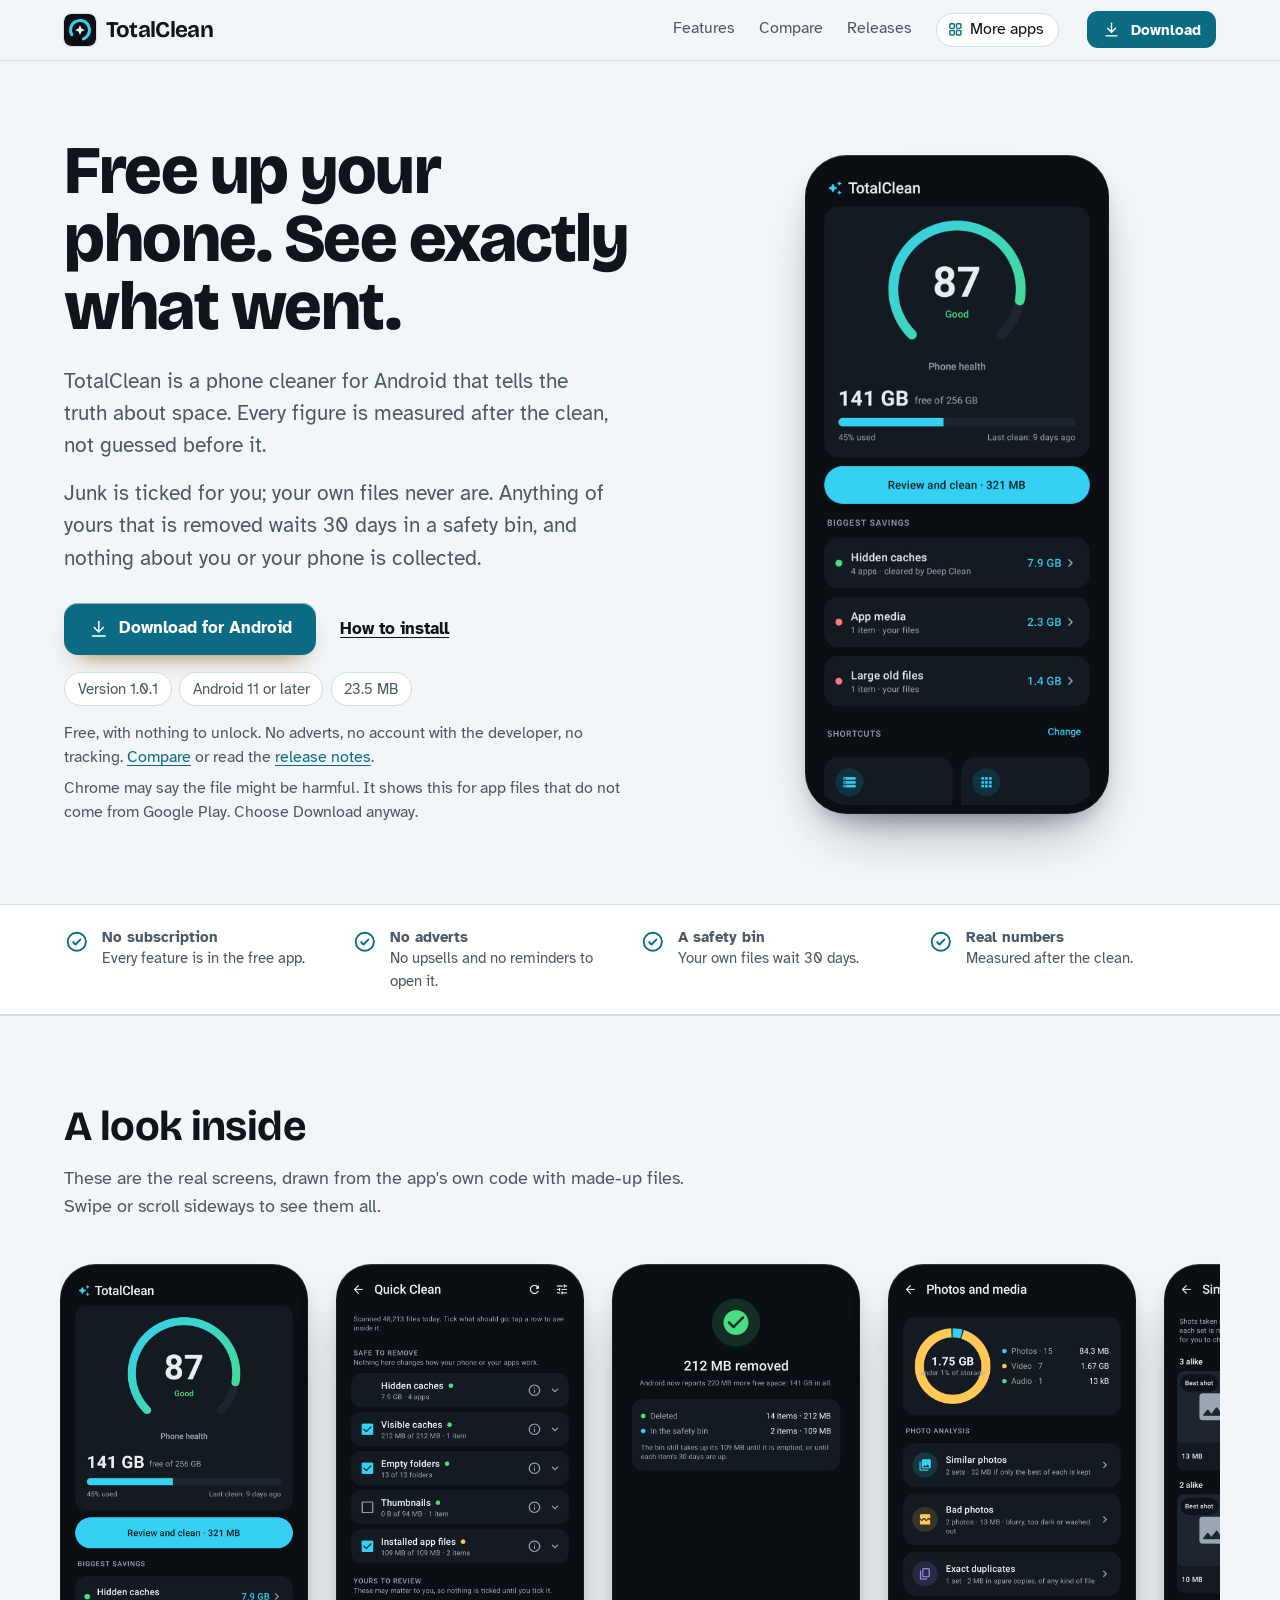
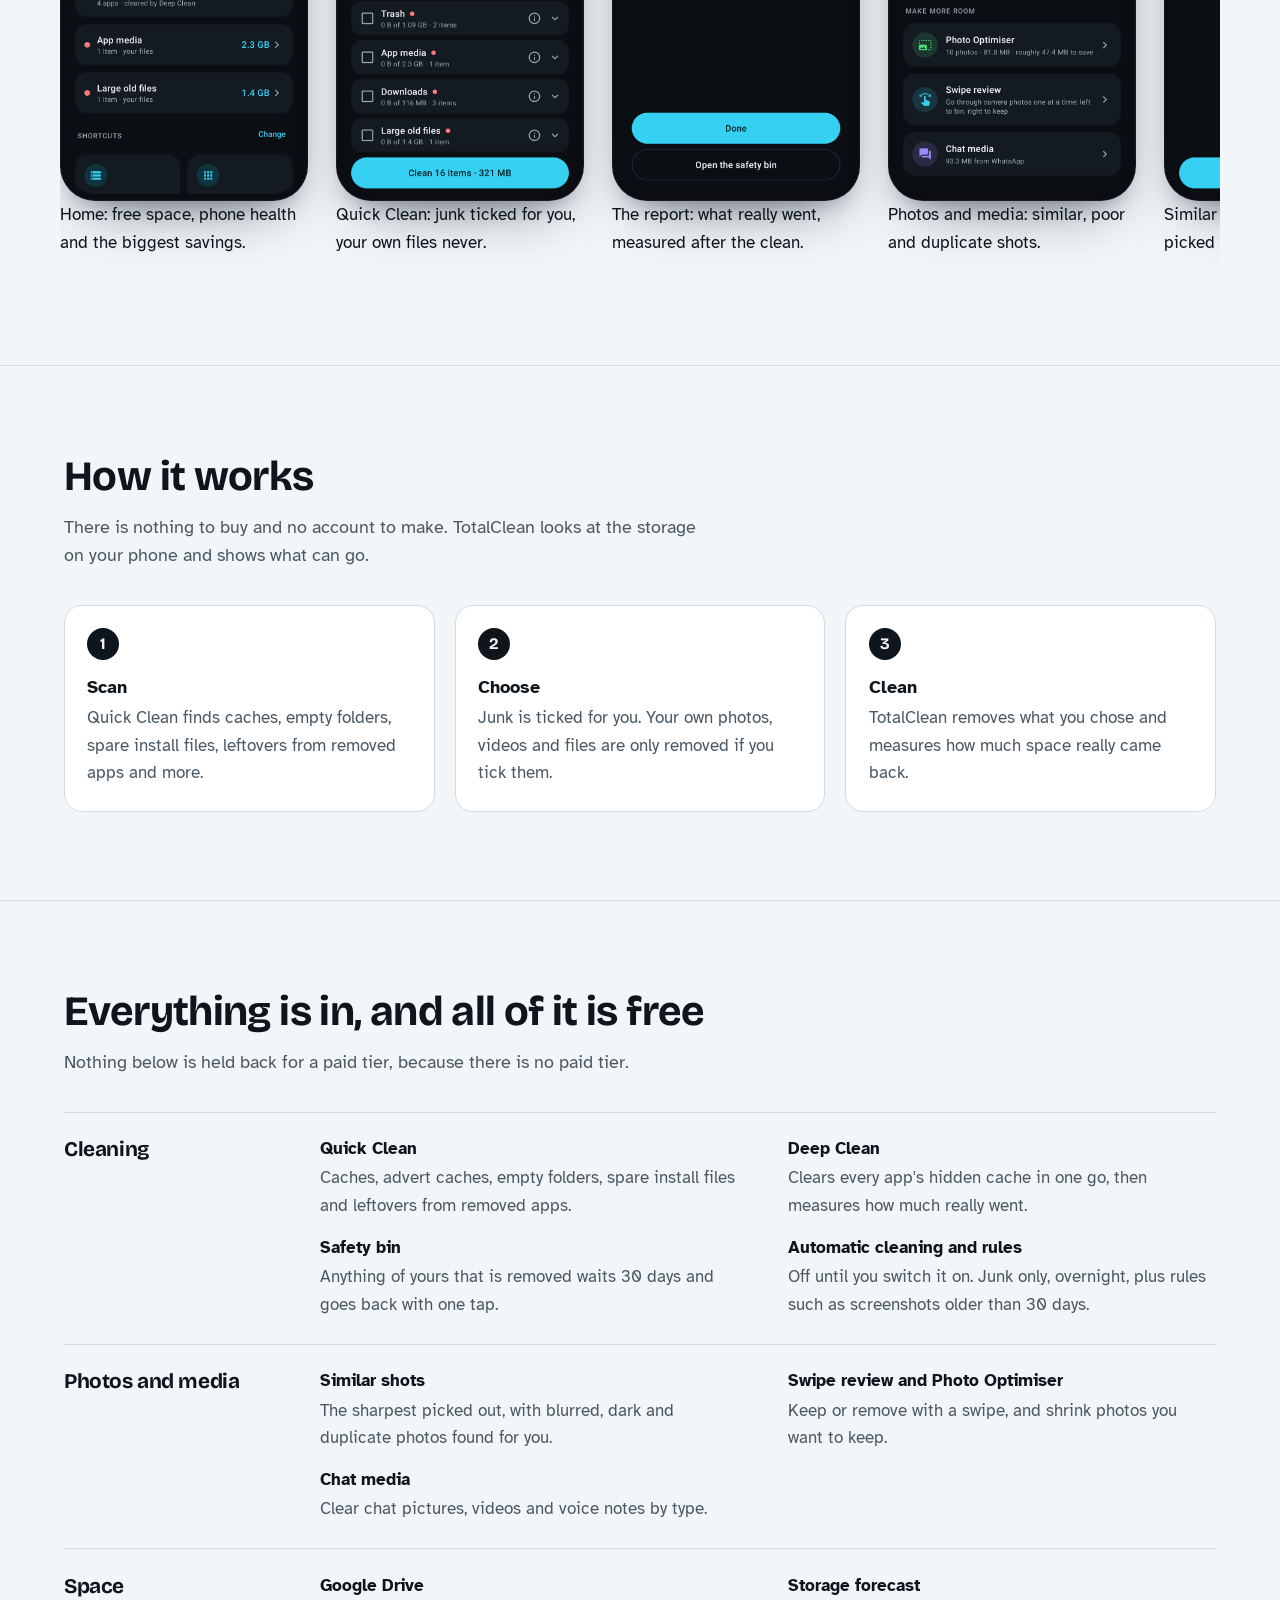
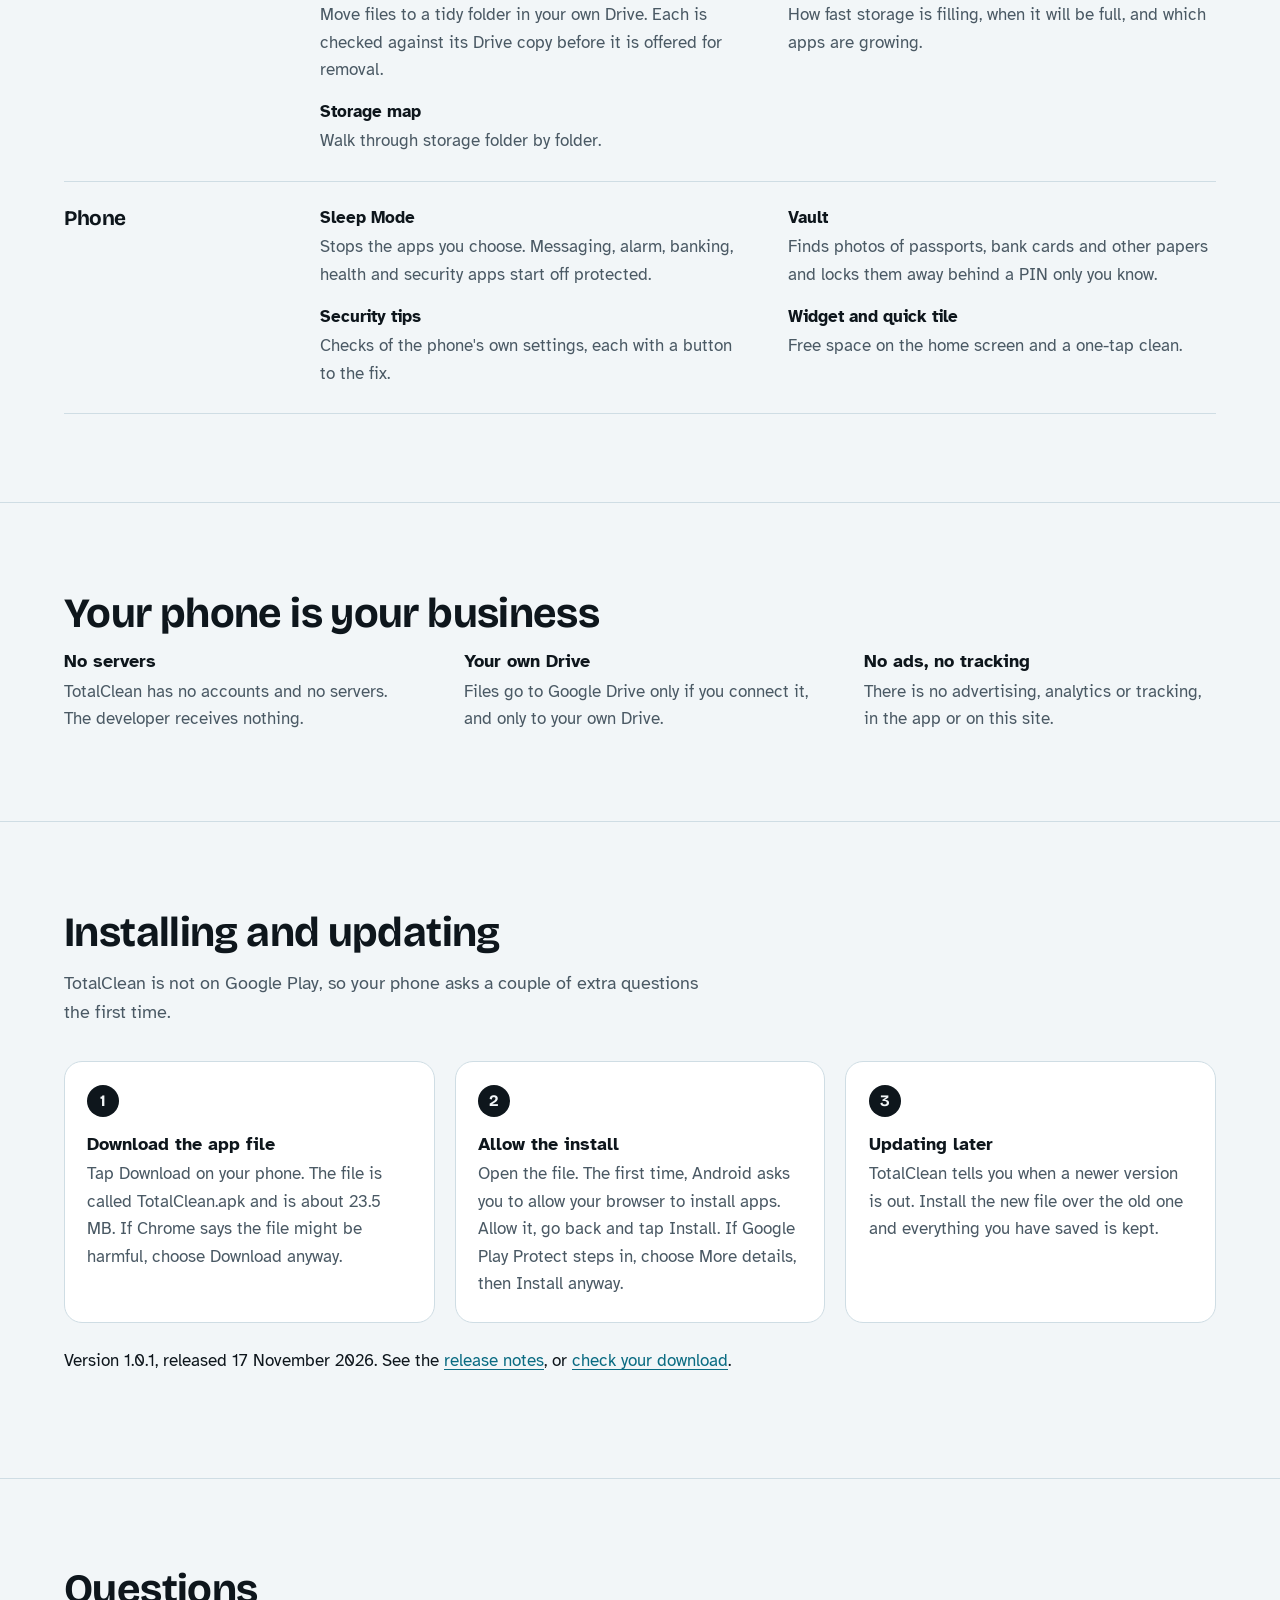
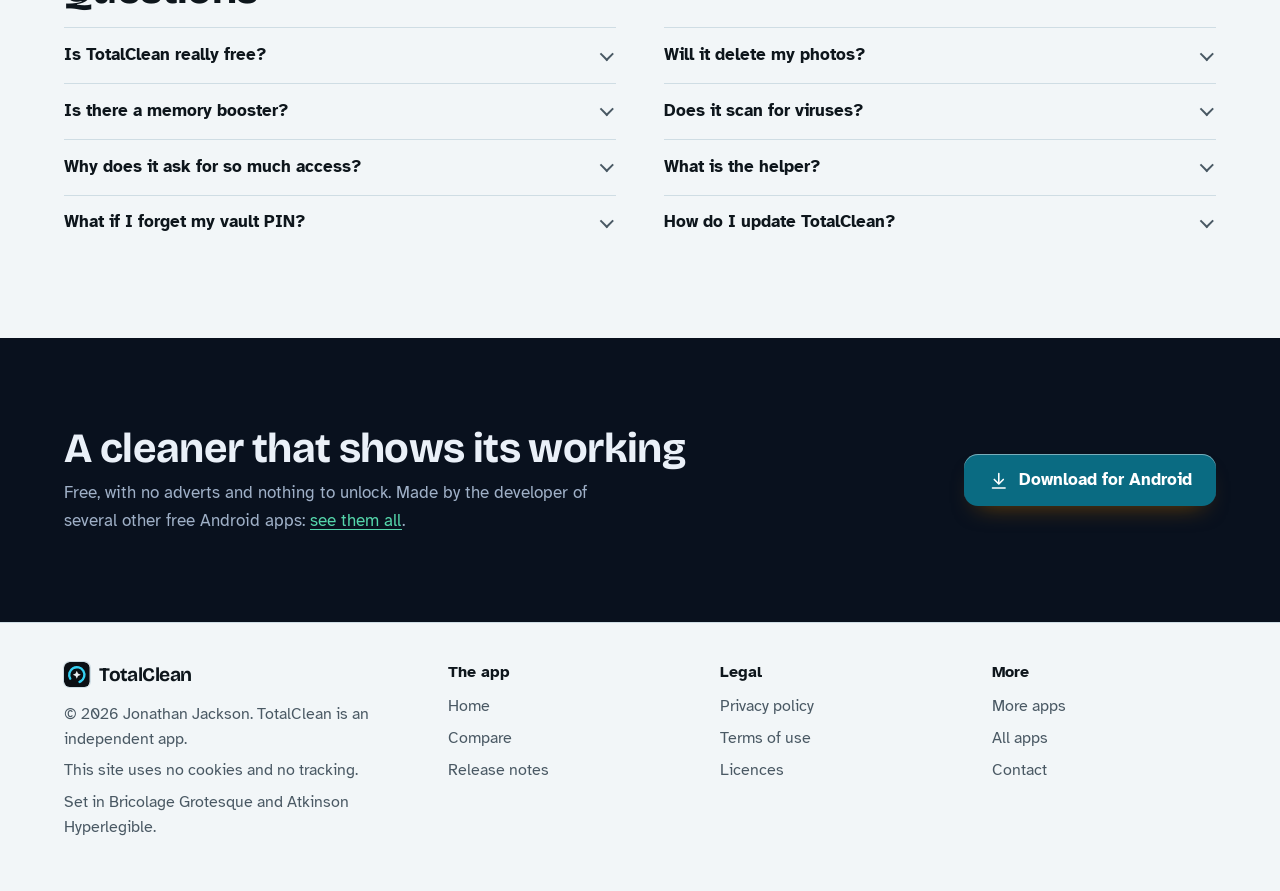
<file: index.html>
<!DOCTYPE html>
<html lang="en-GB">
<head>
<meta charset="utf-8">
<meta name="viewport" content="width=device-width, initial-scale=1">
<title>TotalClean: free up your phone, and take back anything you want</title>
<meta name="description" content="TotalClean is a free Android phone cleaner that tells the truth about space. Every figure is measured after the clean, your own files wait 30 days in a safety bin, and nothing about you is collected. No adverts.">
<meta name="author" content="Jonathan Jackson">
<link rel="canonical" href="https://customgpter.github.io/totalclean/">
<meta name="theme-color" content="#f2f6f8" media="(prefers-color-scheme: light)">
<meta name="theme-color" content="#0b0f14" media="(prefers-color-scheme: dark)">
<meta property="og:type" content="website">
<meta property="og:site_name" content="TotalClean">
<meta property="og:title" content="TotalClean: free up your phone, and take back anything you want">
<meta property="og:description" content="TotalClean is a free Android phone cleaner that tells the truth about space. Every figure is measured after the clean, your own files wait 30 days in a safety bin, and nothing about you is collected. No adverts.">
<meta property="og:url" content="https://customgpter.github.io/totalclean/">
<meta property="og:image" content="https://customgpter.github.io/totalclean/assets/og.png">
<meta property="og:image:width" content="1200">
<meta property="og:image:height" content="630">
<meta property="og:image:alt" content="TotalClean&#x27;s home screen showing free space and a Quick Clean button">
<meta property="og:locale" content="en_GB">
<meta name="twitter:card" content="summary_large_image">
<link rel="icon" href="./assets/favicon.svg" type="image/svg+xml">
<link rel="apple-touch-icon" href="./assets/apple-touch-icon.png">
<link rel="preload" href="./assets/fonts/bricolage-grotesque-latin.woff2" as="font" type="font/woff2" crossorigin>
<link rel="preload" href="./assets/fonts/atkinson-hyperlegible-latin-400-normal.woff2" as="font" type="font/woff2" crossorigin>
<link rel="stylesheet" href="./assets/site.css?v=1">
<link rel="stylesheet" href="./assets/house.css?v=1">
<link rel="stylesheet" href="./assets/apps-list.css?v=1">
<script src="./assets/apps-list.js?v=1" defer></script>
<script type="application/ld+json">{"@context":"https://schema.org","@type":"SoftwareApplication","name":"TotalClean","url":"https://customgpter.github.io/totalclean/","description":"TotalClean is a free Android phone cleaner that tells the truth about space. Every figure is measured after the clean, your own files wait 30 days in a safety bin, and nothing about you is collected. No adverts.","applicationCategory":"UtilitiesApplication","operatingSystem":"Android 11 or later","softwareVersion":"1.0.1","downloadUrl":"https://github.com/CustomGPTer/totalclean/releases/latest/download/TotalClean.apk","releaseNotes":"https://customgpter.github.io/totalclean/releases.html","offers":{"@type":"Offer","price":"0","priceCurrency":"GBP"},"inLanguage":"en-GB","image":"https://customgpter.github.io/totalclean/assets/og.png","featureList":["Quick Clean","Deep Clean","Safety bin","Automatic cleaning and rules","Similar shots","Swipe review and Photo Optimiser","Chat media","Google Drive","Storage forecast","Storage map","Sleep Mode","Vault"],"author":{"@type":"Person","name":"Jonathan Jackson"}}</script>
<script type="application/ld+json">{"@context":"https://schema.org","@type":"FAQPage","mainEntity":[{"@type":"Question","name":"Is TotalClean really free?","acceptedAnswer":{"@type":"Answer","text":"Yes. There is no paid version, no subscription and no adverts. See the comparison."}},{"@type":"Question","name":"Will it delete my photos?","acceptedAnswer":{"@type":"Answer","text":"Only if you tick them, or set a rule that covers them. Your own files go to the safety bin for 30 days and come back with one tap."}},{"@type":"Question","name":"Is there a memory booster?","acceptedAnswer":{"@type":"Answer","text":"No. Emptying memory by hand slows a modern phone down, so TotalClean does not offer it."}},{"@type":"Question","name":"Does it scan for viruses?","acceptedAnswer":{"@type":"Answer","text":"No. Security tips check the phone's own settings. They do not scan apps for malware."}},{"@type":"Question","name":"Why does it ask for so much access?","acceptedAnswer":{"@type":"Answer","text":"A cleaner needs wide access to storage to find and remove files. Usage access measures each app's size and cache. None of it leaves the phone."}},{"@type":"Question","name":"What is the helper?","acceptedAnswer":{"@type":"Answer","text":"Deep Clean, Sleep Mode and Browser Cleaner use a helper in Accessibility settings. The app shows how to switch it on. On Android 17 it cannot run while Advanced Protection is on."}},{"@type":"Question","name":"What if I forget my vault PIN?","acceptedAnswer":{"@type":"Answer","text":"Nobody can open the vault without it, including the maker of the app. A forgotten PIN means the files in the vault cannot be got back."}},{"@type":"Question","name":"How do I update TotalClean?","acceptedAnswer":{"@type":"Answer","text":"The app tells you when a new version is out. Download it from this site and install it over the old one; your settings and bin stay."}}]}</script>
</head>
<body>
<a class="skip" href="#main">Skip to content</a>
<header class="masthead">
<div class="wrap">
<a class="brand" href="./" aria-label="TotalClean home"><svg viewBox="0 0 64 64" aria-hidden="true"><rect width="64" height="64" rx="14" fill="#0b0f14"/><circle cx="32" cy="32" r="19" fill="none" stroke="#35d0f2" stroke-width="6" stroke-linecap="round" stroke-dasharray="92 28" transform="rotate(-210 32 32)"/><path d="M32 22l3 7 7 3-7 3-3 7-3-7-7-3 7-3z" fill="#e9eef3"/></svg><span>TotalClean</span></a>
<nav aria-label="Main"><ul><li><a href="./#features">Features</a></li><li><a href="./compare.html">Compare</a></li><li><a href="./releases.html">Releases</a></li><li><a class="more-apps" href="./more-apps.html"><svg class="ico" viewBox="0 0 24 24" aria-hidden="true"><rect x="4" y="4" width="6.5" height="6.5" rx="1.6"/><rect x="13.5" y="4" width="6.5" height="6.5" rx="1.6"/><rect x="4" y="13.5" width="6.5" height="6.5" rx="1.6"/><rect x="13.5" y="13.5" width="6.5" height="6.5" rx="1.6"/></svg>More apps</a></li></ul></nav>
<a class="button small" href="https://github.com/CustomGPTer/totalclean/releases/latest/download/TotalClean.apk"><svg class="ico" viewBox="0 0 24 24" aria-hidden="true"><path d="M12 4v11"/><path d="M7 10.5l5 5 5-5"/><path d="M5 20h14"/></svg>Download</a>
</div>
</header>
<main id="main">
<div class="hero">
<div class="wrap hero-grid">
<div class="hero-copy">
<h1>Free up your phone. See exactly what went.</h1>
<p class="lede">TotalClean is a phone cleaner for Android that tells the truth about space. Every figure is measured after the clean, not guessed before it.</p><p class="lede">Junk is ticked for you; your own files never are. Anything of yours that is removed waits 30 days in a safety bin, and nothing about you or your phone is collected.</p>

<p class="get" id="download"><a class="button" href="https://github.com/CustomGPTer/totalclean/releases/latest/download/TotalClean.apk"><svg class="ico" viewBox="0 0 24 24" aria-hidden="true"><path d="M12 4v11"/><path d="M7 10.5l5 5 5-5"/><path d="M5 20h14"/></svg>Download for Android</a><a class="aside" href="#install">How to install</a></p>
<ul class="pills"><li>Version 1.0.1</li><li>Android 11 or later</li><li>23.5 MB</li></ul>
<p class="facts">Free, with nothing to unlock. No adverts, no account with the developer, no tracking. <a href="compare.html">Compare</a> or read the <a href="releases.html">release notes</a>.</p>
<p class="facts">Chrome may say the file might be harmful. It shows this for app files that do not come from Google Play. Choose Download anyway.</p>
</div>
<div class="hero-phone"><div class="phone"><img src="./assets/screens/home.png" alt="Home: free space, phone health and the biggest savings." width="393" height="852" fetchpriority="high"></div></div>
</div>
</div>

<section class="promises" aria-label="In short">
<div class="wrap"><ul><li><svg class="ico" viewBox="0 0 24 24" aria-hidden="true"><circle cx="12" cy="12" r="8.5"/><path d="M8.6 12.4l2.3 2.3 4.5-4.9"/></svg><span><b>No subscription</b><span>Every feature is in the free app.</span></span></li><li><svg class="ico" viewBox="0 0 24 24" aria-hidden="true"><circle cx="12" cy="12" r="8.5"/><path d="M8.6 12.4l2.3 2.3 4.5-4.9"/></svg><span><b>No adverts</b><span>No upsells and no reminders to open it.</span></span></li><li><svg class="ico" viewBox="0 0 24 24" aria-hidden="true"><circle cx="12" cy="12" r="8.5"/><path d="M8.6 12.4l2.3 2.3 4.5-4.9"/></svg><span><b>A safety bin</b><span>Your own files wait 30 days.</span></span></li><li><svg class="ico" viewBox="0 0 24 24" aria-hidden="true"><circle cx="12" cy="12" r="8.5"/><path d="M8.6 12.4l2.3 2.3 4.5-4.9"/></svg><span><b>Real numbers</b><span>Measured after the clean.</span></span></li></ul></div>
</section>

<section id="screens" aria-labelledby="screens-h">
<div class="wrap">
<h2 id="screens-h">A look inside</h2>
<p class="intro">These are the real screens, drawn from the app&#x27;s own code with made-up files. Swipe or scroll sideways to see them all.</p>
<div class="gallery" tabindex="0" role="region" aria-label="Screens from TotalClean"><figure class="shot"><div class="phone"><img src="./assets/screens/home.png" alt="Home: free space, phone health and the biggest savings." width="393" height="852" loading="eager" decoding="async"></div><figcaption>Home: free space, phone health and the biggest savings.</figcaption></figure><figure class="shot"><div class="phone"><img src="./assets/screens/quick.png" alt="Quick Clean: junk ticked for you, your own files never." width="393" height="852" loading="eager" decoding="async"></div><figcaption>Quick Clean: junk ticked for you, your own files never.</figcaption></figure><figure class="shot"><div class="phone"><img src="./assets/screens/report.png" alt="The report: what really went, measured after the clean." width="393" height="852" loading="eager" decoding="async"></div><figcaption>The report: what really went, measured after the clean.</figcaption></figure><figure class="shot"><div class="phone"><img src="./assets/screens/media.png" alt="Photos and media: similar, poor and duplicate shots." width="393" height="852" loading="eager" decoding="async"></div><figcaption>Photos and media: similar, poor and duplicate shots.</figcaption></figure><figure class="shot"><div class="phone"><img src="./assets/screens/similar.png" alt="Similar shots, with the sharpest picked out." width="393" height="852" loading="eager" decoding="async"></div><figcaption>Similar shots, with the sharpest picked out.</figcaption></figure><figure class="shot"><div class="phone"><img src="./assets/screens/sleep.png" alt="Sleep Mode: stop the apps you choose." width="393" height="852" loading="eager" decoding="async"></div><figcaption>Sleep Mode: stop the apps you choose.</figcaption></figure><figure class="shot"><div class="phone"><img src="./assets/screens/tips.png" alt="Security tips, each with a button to the fix." width="393" height="852" loading="eager" decoding="async"></div><figcaption>Security tips, each with a button to the fix.</figcaption></figure><figure class="shot"><div class="phone"><img src="./assets/screens/vault.png" alt="The vault, locked behind a PIN only you know." width="393" height="852" loading="eager" decoding="async"></div><figcaption>The vault, locked behind a PIN only you know.</figcaption></figure></div>
</div>
</section>

<section id="how" aria-labelledby="how-h">
<div class="wrap">
<h2 id="how-h">How it works</h2>
<p class="intro">There is nothing to buy and no account to make. TotalClean looks at the storage on your phone and shows what can go.</p>
<ol class="steps"><li><h3>Scan</h3><p>Quick Clean finds caches, empty folders, spare install files, leftovers from removed apps and more.</p></li><li><h3>Choose</h3><p>Junk is ticked for you. Your own photos, videos and files are only removed if you tick them.</p></li><li><h3>Clean</h3><p>TotalClean removes what you chose and measures how much space really came back.</p></li></ol>
</div>
</section>

<section id="features" aria-labelledby="features-h">
<div class="wrap">
<h2 id="features-h">Everything is in, and all of it is free</h2>
<p class="intro">Nothing below is held back for a paid tier, because there is no paid tier.</p>
<div class="groups"><div class="group"><h3>Cleaning</h3><dl><div><dt>Quick Clean</dt><dd>Caches, advert caches, empty folders, spare install files and leftovers from removed apps.</dd></div><div><dt>Deep Clean</dt><dd>Clears every app's hidden cache in one go, then measures how much really went.</dd></div><div><dt>Safety bin</dt><dd>Anything of yours that is removed waits 30 days and goes back with one tap.</dd></div><div><dt>Automatic cleaning and rules</dt><dd>Off until you switch it on. Junk only, overnight, plus rules such as screenshots older than 30 days.</dd></div></dl></div><div class="group"><h3>Photos and media</h3><dl><div><dt>Similar shots</dt><dd>The sharpest picked out, with blurred, dark and duplicate photos found for you.</dd></div><div><dt>Swipe review and Photo Optimiser</dt><dd>Keep or remove with a swipe, and shrink photos you want to keep.</dd></div><div><dt>Chat media</dt><dd>Clear chat pictures, videos and voice notes by type.</dd></div></dl></div><div class="group"><h3>Space</h3><dl><div><dt>Google Drive</dt><dd>Move files to a tidy folder in your own Drive. Each is checked against its Drive copy before it is offered for removal.</dd></div><div><dt>Storage forecast</dt><dd>How fast storage is filling, when it will be full, and which apps are growing.</dd></div><div><dt>Storage map</dt><dd>Walk through storage folder by folder.</dd></div></dl></div><div class="group"><h3>Phone</h3><dl><div><dt>Sleep Mode</dt><dd>Stops the apps you choose. Messaging, alarm, banking, health and security apps start off protected.</dd></div><div><dt>Vault</dt><dd>Finds photos of passports, bank cards and other papers and locks them away behind a PIN only you know.</dd></div><div><dt>Security tips</dt><dd>Checks of the phone's own settings, each with a button to the fix.</dd></div><div><dt>Widget and quick tile</dt><dd>Free space on the home screen and a one-tap clean.</dd></div></dl></div></div>
</div>
</section>

<section id="privacy" aria-labelledby="privacy-h">
<div class="wrap">
<h2 id="privacy-h">Your phone is your business</h2>
<ul class="plain"><li><h3>No servers</h3><p>TotalClean has no accounts and no servers. The developer receives nothing.</p></li><li><h3>Your own Drive</h3><p>Files go to Google Drive only if you connect it, and only to your own Drive.</p></li><li><h3>No ads, no tracking</h3><p>There is no advertising, analytics or tracking, in the app or on this site.</p></li></ul>
</div>
</section>

<section id="install" aria-labelledby="install-h">
<div class="wrap">
<h2 id="install-h">Installing and updating</h2>
<p class="intro">TotalClean is not on Google Play, so your phone asks a couple of extra questions the first time.</p>
<ol class="steps"><li><h3>Download the app file</h3><p>Tap Download on your phone. The file is called TotalClean.apk and is about 23.5 MB. If Chrome says the file might be harmful, choose Download anyway.</p></li><li><h3>Allow the install</h3><p>Open the file. The first time, Android asks you to allow your browser to install apps. Allow it, go back and tap Install. If Google Play Protect steps in, choose More details, then Install anyway.</p></li><li><h3>Updating later</h3><p>TotalClean tells you when a newer version is out. Install the new file over the old one and everything you have saved is kept.</p></li></ol>
<p class="after-table">Version 1.0.1, released 17 November 2026. See the <a href="releases.html">release notes</a>, or <a href="releases.html#checking">check your download</a>.</p>
</div>
</section>

<section id="questions" aria-labelledby="questions-h">
<div class="wrap">
<h2 id="questions-h">Questions</h2>
<div class="faq"><details><summary>Is TotalClean really free?</summary><p>Yes. There is no paid version, no subscription and no adverts. <a href="compare.html">See the comparison</a>.</p></details><details><summary>Will it delete my photos?</summary><p>Only if you tick them, or set a rule that covers them. Your own files go to the safety bin for 30 days and come back with one tap.</p></details><details><summary>Is there a memory booster?</summary><p>No. Emptying memory by hand slows a modern phone down, so TotalClean does not offer it.</p></details><details><summary>Does it scan for viruses?</summary><p>No. Security tips check the phone's own settings. They do not scan apps for malware.</p></details><details><summary>Why does it ask for so much access?</summary><p>A cleaner needs wide access to storage to find and remove files. Usage access measures each app's size and cache. None of it leaves the phone.</p></details><details><summary>What is the helper?</summary><p>Deep Clean, Sleep Mode and Browser Cleaner use a helper in Accessibility settings. The app shows how to switch it on. On Android 17 it cannot run while Advanced Protection is on.</p></details><details><summary>What if I forget my vault PIN?</summary><p>Nobody can open the vault without it, including the maker of the app. A forgotten PIN means the files in the vault cannot be got back.</p></details><details><summary>How do I update TotalClean?</summary><p>The app tells you when a new version is out. Download it from this site and install it over the old one; your settings and bin stay.</p></details></div>
</div>
</section>

<section class="closing" aria-labelledby="closing-h">
<div class="wrap">
<div><h2 id="closing-h">A cleaner that shows its working</h2><p>Free, with no adverts and nothing to unlock. Made by the developer of several other free Android apps: <a href="more-apps.html">see them all</a>.</p></div>
<a class="button" href="https://github.com/CustomGPTer/totalclean/releases/latest/download/TotalClean.apk"><svg class="ico" viewBox="0 0 24 24" aria-hidden="true"><path d="M12 4v11"/><path d="M7 10.5l5 5 5-5"/><path d="M5 20h14"/></svg>Download for Android</a>
</div>
</section>
</main>
<footer class="colophon">
<div class="wrap">
<div>
<a class="brand" href="./" aria-label="TotalClean home"><svg viewBox="0 0 64 64" aria-hidden="true"><rect width="64" height="64" rx="14" fill="#0b0f14"/><circle cx="32" cy="32" r="19" fill="none" stroke="#35d0f2" stroke-width="6" stroke-linecap="round" stroke-dasharray="92 28" transform="rotate(-210 32 32)"/><path d="M32 22l3 7 7 3-7 3-3 7-3-7-7-3 7-3z" fill="#e9eef3"/></svg><span>TotalClean</span></a>
<p>&copy; 2026 Jonathan Jackson. TotalClean is an independent app.</p>
<p>This site uses no cookies and no tracking.</p>
<p>Set in Bricolage Grotesque and Atkinson Hyperlegible.</p>
</div>
<nav aria-label="The app"><h2>The app</h2><ul>
<li><a href="./">Home</a></li>
<li><a href="./compare.html">Compare</a></li>
<li><a href="./releases.html">Release notes</a></li>

</ul></nav>
<nav aria-label="Legal"><h2>Legal</h2><ul>
<li><a href="./privacy.html">Privacy policy</a></li>
<li><a href="./terms.html">Terms of use</a></li>
<li><a href="./licences.html">Licences</a></li>
</ul></nav>
<nav aria-label="More"><h2>More</h2><ul>
<li><a href="./more-apps.html">More apps</a></li>
<li><a href="https://customgpter.github.io/">All apps</a></li>
<li><a href="https://github.com/CustomGPTer/totalclean/issues">Contact</a></li>
</ul></nav>
</div>
</footer>
</body>
</html>
</file>
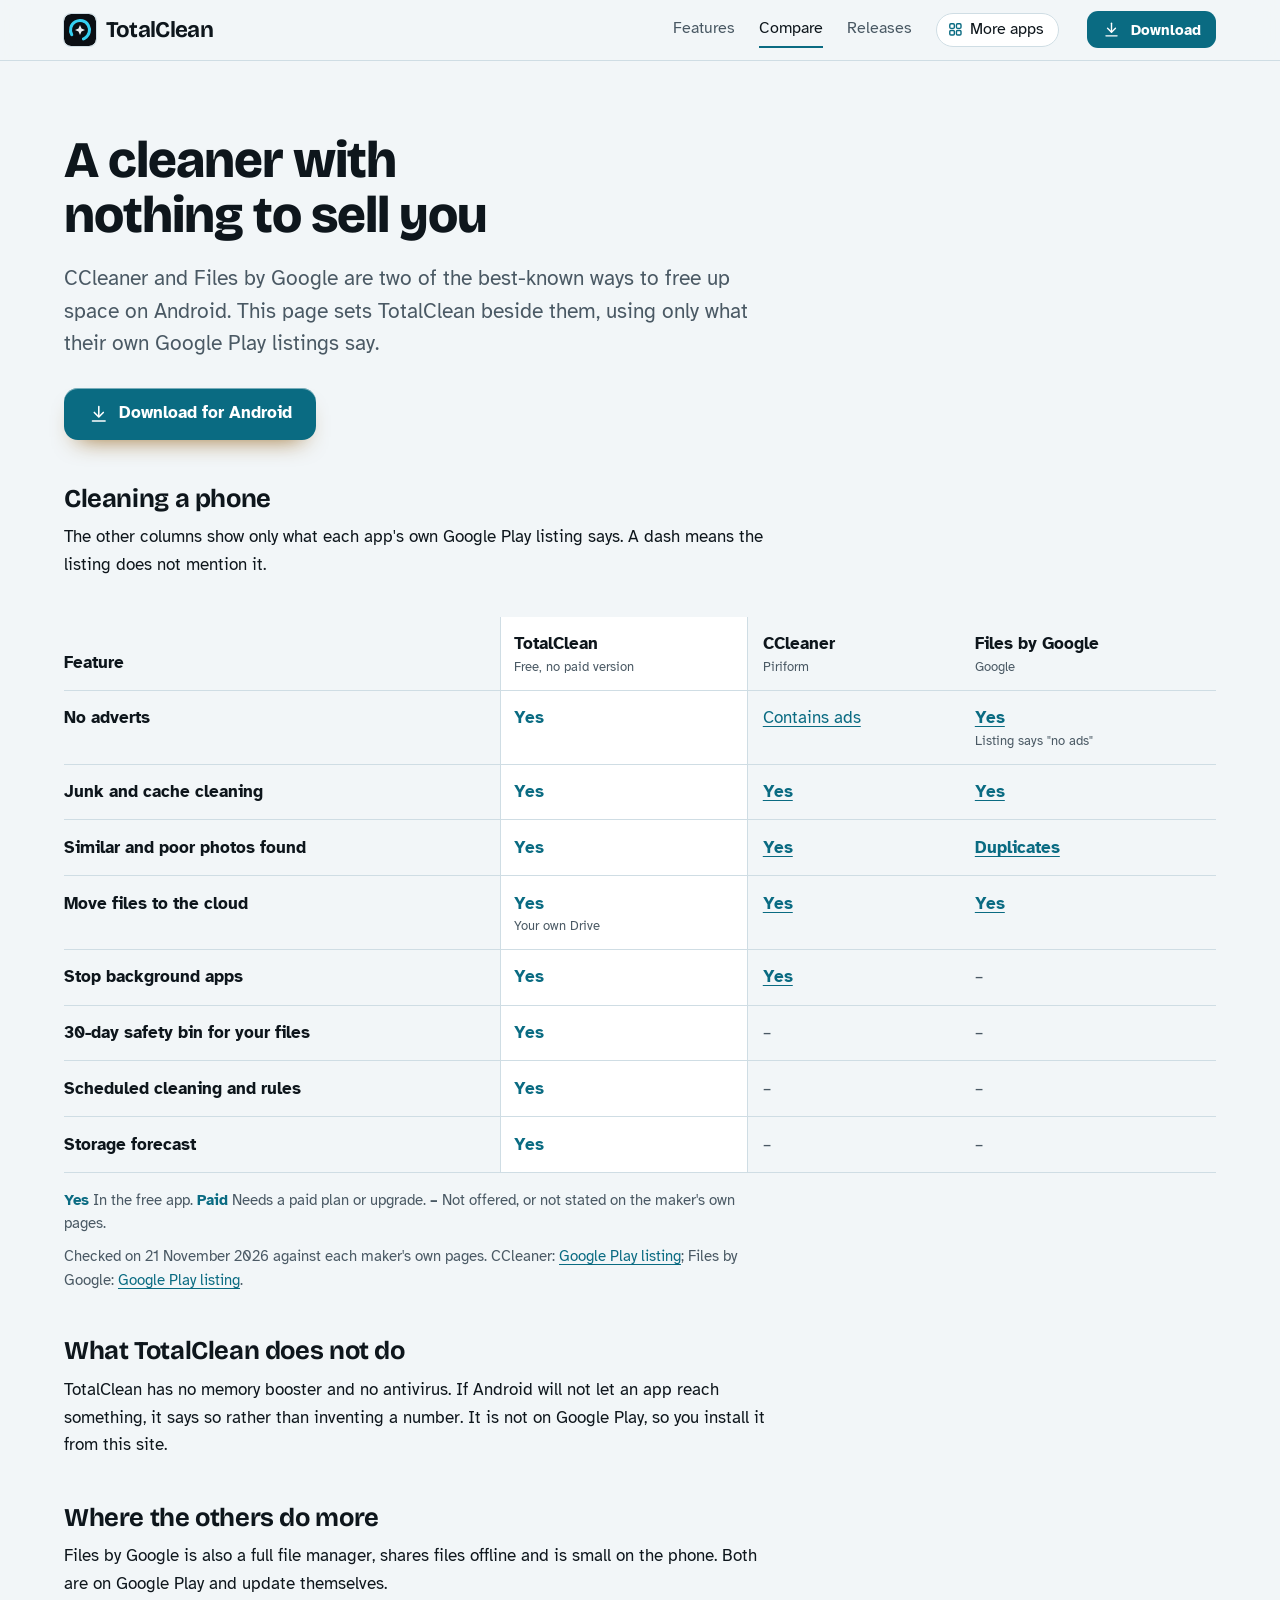
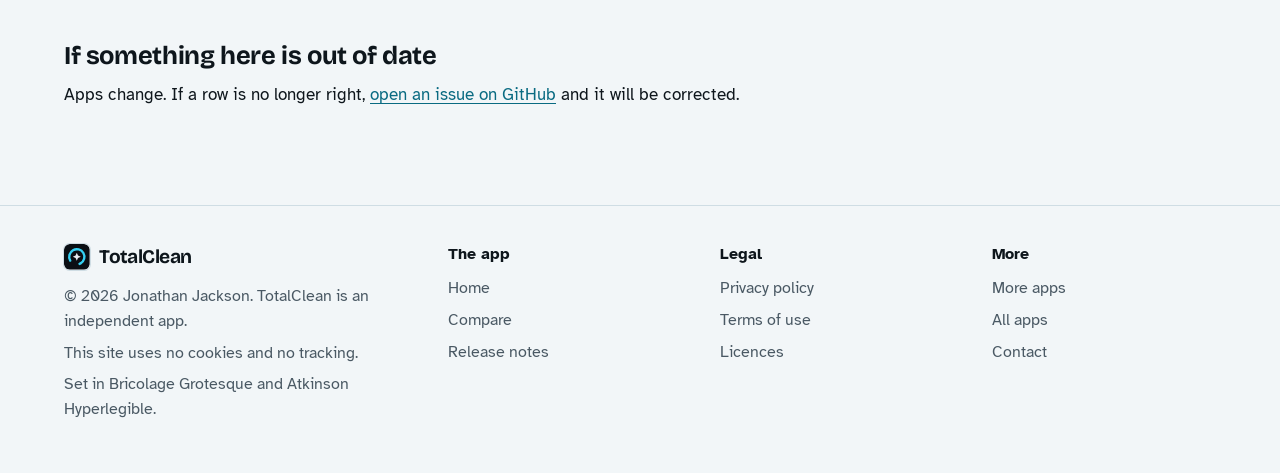
<file: compare.html>
<!DOCTYPE html>
<html lang="en-GB">
<head>
<meta charset="utf-8">
<meta name="viewport" content="width=device-width, initial-scale=1">
<title>TotalClean compared with CCleaner and Files by Google</title>
<meta name="description" content="How TotalClean compares with CCleaner and Files by Google, row by row, with each claim linked to the app&#x27;s own Google Play listing.">
<meta name="author" content="Jonathan Jackson">
<link rel="canonical" href="https://customgpter.github.io/totalclean/compare.html">
<meta name="theme-color" content="#f2f6f8" media="(prefers-color-scheme: light)">
<meta name="theme-color" content="#0b0f14" media="(prefers-color-scheme: dark)">
<meta property="og:type" content="website">
<meta property="og:site_name" content="TotalClean">
<meta property="og:title" content="TotalClean compared with CCleaner and Files by Google">
<meta property="og:description" content="How TotalClean compares with CCleaner and Files by Google, row by row, with each claim linked to the app&#x27;s own Google Play listing.">
<meta property="og:url" content="https://customgpter.github.io/totalclean/compare.html">
<meta property="og:image" content="https://customgpter.github.io/totalclean/assets/og.png">
<meta property="og:image:width" content="1200">
<meta property="og:image:height" content="630">
<meta property="og:image:alt" content="TotalClean&#x27;s home screen showing free space and a Quick Clean button">
<meta property="og:locale" content="en_GB">
<meta name="twitter:card" content="summary_large_image">
<link rel="icon" href="./assets/favicon.svg" type="image/svg+xml">
<link rel="apple-touch-icon" href="./assets/apple-touch-icon.png">
<link rel="preload" href="./assets/fonts/bricolage-grotesque-latin.woff2" as="font" type="font/woff2" crossorigin>
<link rel="preload" href="./assets/fonts/atkinson-hyperlegible-latin-400-normal.woff2" as="font" type="font/woff2" crossorigin>
<link rel="stylesheet" href="./assets/site.css?v=1">
<link rel="stylesheet" href="./assets/house.css?v=1">
<link rel="stylesheet" href="./assets/apps-list.css?v=1">
<script src="./assets/apps-list.js?v=1" defer></script>
</head>
<body>
<a class="skip" href="#main">Skip to content</a>
<header class="masthead">
<div class="wrap">
<a class="brand" href="./" aria-label="TotalClean home"><svg viewBox="0 0 64 64" aria-hidden="true"><rect width="64" height="64" rx="14" fill="#0b0f14"/><circle cx="32" cy="32" r="19" fill="none" stroke="#35d0f2" stroke-width="6" stroke-linecap="round" stroke-dasharray="92 28" transform="rotate(-210 32 32)"/><path d="M32 22l3 7 7 3-7 3-3 7-3-7-7-3 7-3z" fill="#e9eef3"/></svg><span>TotalClean</span></a>
<nav aria-label="Main"><ul><li><a href="./#features">Features</a></li><li><a href="./compare.html" aria-current="page">Compare</a></li><li><a href="./releases.html">Releases</a></li><li><a class="more-apps" href="./more-apps.html"><svg class="ico" viewBox="0 0 24 24" aria-hidden="true"><rect x="4" y="4" width="6.5" height="6.5" rx="1.6"/><rect x="13.5" y="4" width="6.5" height="6.5" rx="1.6"/><rect x="4" y="13.5" width="6.5" height="6.5" rx="1.6"/><rect x="13.5" y="13.5" width="6.5" height="6.5" rx="1.6"/></svg>More apps</a></li></ul></nav>
<a class="button small" href="https://github.com/CustomGPTer/totalclean/releases/latest/download/TotalClean.apk"><svg class="ico" viewBox="0 0 24 24" aria-hidden="true"><path d="M12 4v11"/><path d="M7 10.5l5 5 5-5"/><path d="M5 20h14"/></svg>Download</a>
</div>
</header>
<main id="main" class="doc">
<div class="wrap">
<div class="measure">
<h1>A cleaner with nothing to sell you</h1>
<p class="lede">CCleaner and Files by Google are two of the best-known ways to free up space on Android. This page sets TotalClean beside them, using only what their own Google Play listings say.</p>
<p class="get"><a class="button" href="https://github.com/CustomGPTer/totalclean/releases/latest/download/TotalClean.apk"><svg class="ico" viewBox="0 0 24 24" aria-hidden="true"><path d="M12 4v11"/><path d="M7 10.5l5 5 5-5"/><path d="M5 20h14"/></svg>Download for Android</a></p>
<h2 id="table">Cleaning a phone</h2>
<p>The other columns show only what each app's own Google Play listing says. A dash means the listing does not mention it.</p>
</div>
<div class="scroll">
<table class="cmp">
<thead><tr><th scope="col">Feature</th><th scope="col" class="ours">TotalClean<small>Free, no paid version</small></th><th scope="col">CCleaner<small>Piriform</small></th><th scope="col">Files by Google<small>Google</small></th></tr></thead>
<tbody>
<tr><th scope="row">No adverts</th><td class="yes ours"><span class="app">TotalClean</span><span class="v">Yes</span></td><td class="na"><span class="app">CCleaner</span><span class="v"><a href="https://play.google.com/store/apps/details?id=com.piriform.ccleaner">Contains ads</a></span></td><td class="yes"><span class="app">Files by Google</span><span class="v"><a href="https://play.google.com/store/apps/details?id=com.google.android.apps.nbu.files">Yes</a><small>Listing says "no ads"</small></span></td></tr>
<tr><th scope="row">Junk and cache cleaning</th><td class="yes ours"><span class="app">TotalClean</span><span class="v">Yes</span></td><td class="yes"><span class="app">CCleaner</span><span class="v"><a href="https://play.google.com/store/apps/details?id=com.piriform.ccleaner">Yes</a></span></td><td class="yes"><span class="app">Files by Google</span><span class="v"><a href="https://play.google.com/store/apps/details?id=com.google.android.apps.nbu.files">Yes</a></span></td></tr>
<tr><th scope="row">Similar and poor photos found</th><td class="yes ours"><span class="app">TotalClean</span><span class="v">Yes</span></td><td class="yes"><span class="app">CCleaner</span><span class="v"><a href="https://play.google.com/store/apps/details?id=com.piriform.ccleaner">Yes</a></span></td><td class="yes"><span class="app">Files by Google</span><span class="v"><a href="https://play.google.com/store/apps/details?id=com.google.android.apps.nbu.files">Duplicates</a></span></td></tr>
<tr><th scope="row">Move files to the cloud</th><td class="yes ours"><span class="app">TotalClean</span><span class="v">Yes<small>Your own Drive</small></span></td><td class="yes"><span class="app">CCleaner</span><span class="v"><a href="https://play.google.com/store/apps/details?id=com.piriform.ccleaner">Yes</a></span></td><td class="yes"><span class="app">Files by Google</span><span class="v"><a href="https://play.google.com/store/apps/details?id=com.google.android.apps.nbu.files">Yes</a></span></td></tr>
<tr><th scope="row">Stop background apps</th><td class="yes ours"><span class="app">TotalClean</span><span class="v">Yes</span></td><td class="yes"><span class="app">CCleaner</span><span class="v"><a href="https://play.google.com/store/apps/details?id=com.piriform.ccleaner">Yes</a></span></td><td class="na"><span class="app">Files by Google</span><span class="v">&ndash;</span></td></tr>
<tr><th scope="row">30-day safety bin for your files</th><td class="yes ours"><span class="app">TotalClean</span><span class="v">Yes</span></td><td class="na"><span class="app">CCleaner</span><span class="v">&ndash;</span></td><td class="na"><span class="app">Files by Google</span><span class="v">&ndash;</span></td></tr>
<tr><th scope="row">Scheduled cleaning and rules</th><td class="yes ours"><span class="app">TotalClean</span><span class="v">Yes</span></td><td class="na"><span class="app">CCleaner</span><span class="v">&ndash;</span></td><td class="na"><span class="app">Files by Google</span><span class="v">&ndash;</span></td></tr>
<tr><th scope="row">Storage forecast</th><td class="yes ours"><span class="app">TotalClean</span><span class="v">Yes</span></td><td class="na"><span class="app">CCleaner</span><span class="v">&ndash;</span></td><td class="na"><span class="app">Files by Google</span><span class="v">&ndash;</span></td></tr>
</tbody>
</table>
</div>
<div class="measure">
<p class="key"><strong class="yes">Yes</strong> In the free app. <strong class="pay">Paid</strong> Needs a paid plan or upgrade. <strong>&ndash;</strong> Not offered, or not stated on the maker's own pages.</p>
<p class="key">Checked on 21 November 2026 against each maker's own pages. CCleaner: <a href="https://play.google.com/store/apps/details?id=com.piriform.ccleaner">Google Play listing</a>; Files by Google: <a href="https://play.google.com/store/apps/details?id=com.google.android.apps.nbu.files">Google Play listing</a>.</p>
<h2>What TotalClean does not do</h2><p>TotalClean has no memory booster and no antivirus. If Android will not let an app reach something, it says so rather than inventing a number. It is not on Google Play, so you install it from this site.</p><h2>Where the others do more</h2><p>Files by Google is also a full file manager, shares files offline and is small on the phone. Both are on Google Play and update themselves.</p>
<h2 id="wrong">If something here is out of date</h2>
<p>Apps change. If a row is no longer right, <a href="https://github.com/CustomGPTer/totalclean/issues">open an issue on GitHub</a> and it will be corrected.</p>
</div>
</div>
</main>
<footer class="colophon">
<div class="wrap">
<div>
<a class="brand" href="./" aria-label="TotalClean home"><svg viewBox="0 0 64 64" aria-hidden="true"><rect width="64" height="64" rx="14" fill="#0b0f14"/><circle cx="32" cy="32" r="19" fill="none" stroke="#35d0f2" stroke-width="6" stroke-linecap="round" stroke-dasharray="92 28" transform="rotate(-210 32 32)"/><path d="M32 22l3 7 7 3-7 3-3 7-3-7-7-3 7-3z" fill="#e9eef3"/></svg><span>TotalClean</span></a>
<p>&copy; 2026 Jonathan Jackson. TotalClean is an independent app.</p>
<p>This site uses no cookies and no tracking.</p>
<p>Set in Bricolage Grotesque and Atkinson Hyperlegible.</p>
</div>
<nav aria-label="The app"><h2>The app</h2><ul>
<li><a href="./">Home</a></li>
<li><a href="./compare.html">Compare</a></li>
<li><a href="./releases.html">Release notes</a></li>

</ul></nav>
<nav aria-label="Legal"><h2>Legal</h2><ul>
<li><a href="./privacy.html">Privacy policy</a></li>
<li><a href="./terms.html">Terms of use</a></li>
<li><a href="./licences.html">Licences</a></li>
</ul></nav>
<nav aria-label="More"><h2>More</h2><ul>
<li><a href="./more-apps.html">More apps</a></li>
<li><a href="https://customgpter.github.io/">All apps</a></li>
<li><a href="https://github.com/CustomGPTer/totalclean/issues">Contact</a></li>
</ul></nav>
</div>
</footer>
</body>
</html>
</file>
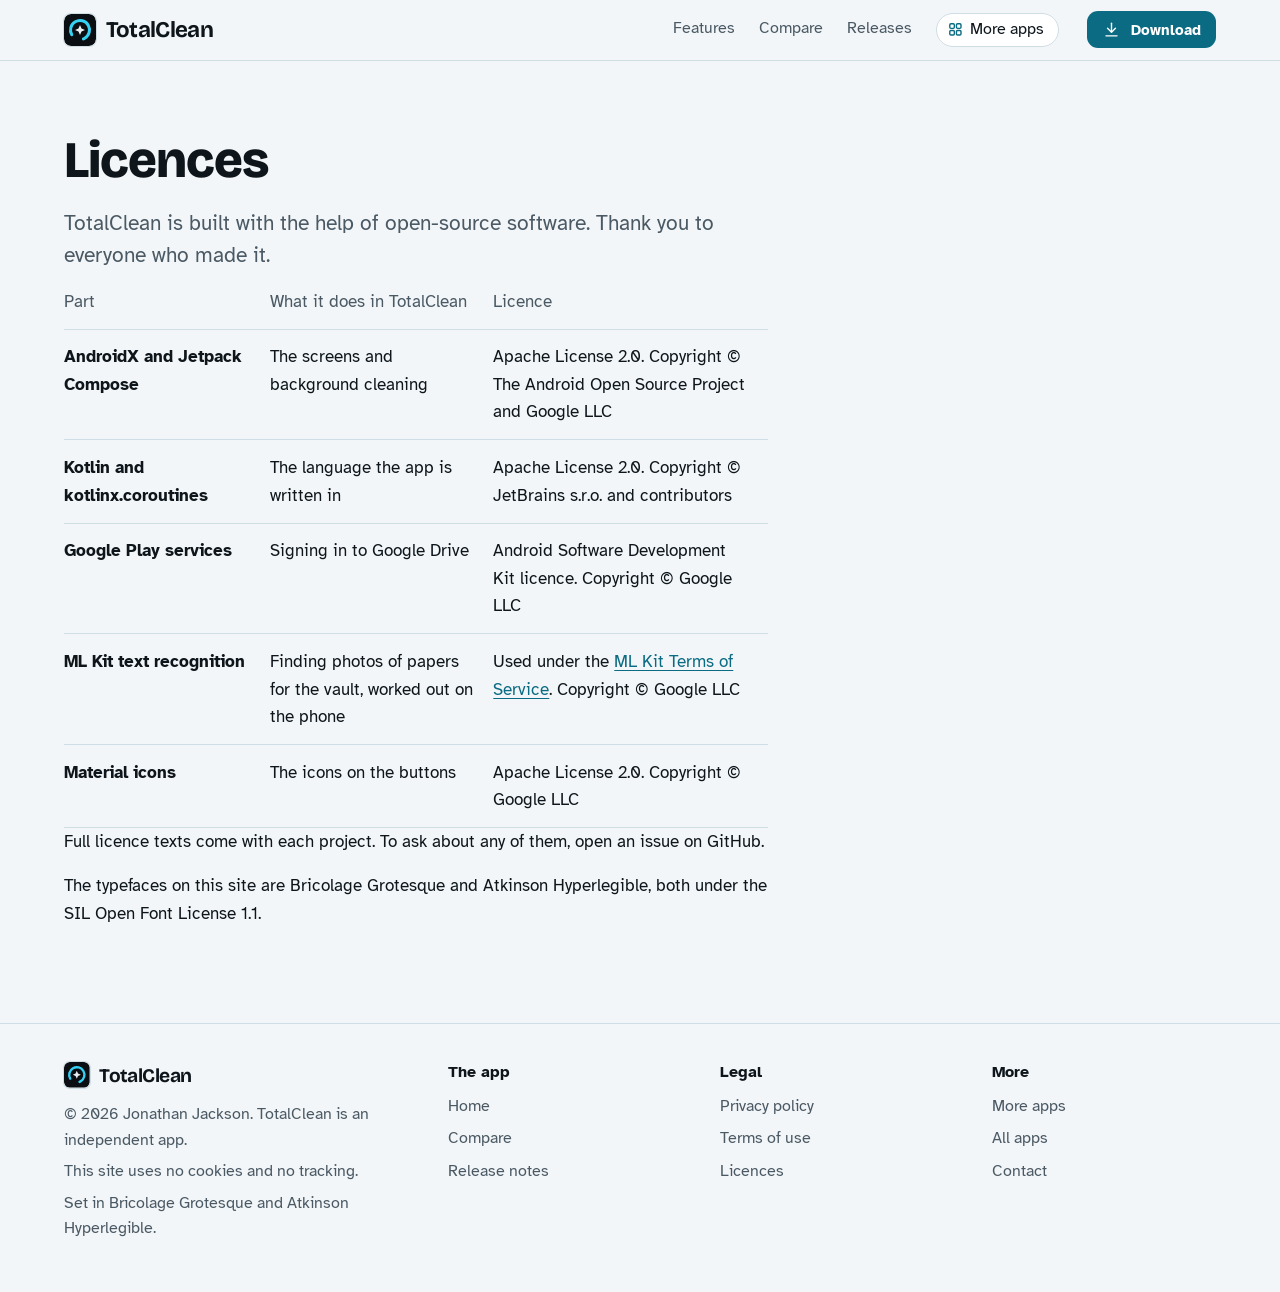
<file: licences.html>
<!DOCTYPE html>
<html lang="en-GB">
<head>
<meta charset="utf-8">
<meta name="viewport" content="width=device-width, initial-scale=1">
<title>TotalClean licences</title>
<meta name="description" content="The open-source parts inside TotalClean and their licences.">
<meta name="author" content="Jonathan Jackson">
<link rel="canonical" href="https://customgpter.github.io/totalclean/licences.html">
<meta name="theme-color" content="#f2f6f8" media="(prefers-color-scheme: light)">
<meta name="theme-color" content="#0b0f14" media="(prefers-color-scheme: dark)">
<meta property="og:type" content="website">
<meta property="og:site_name" content="TotalClean">
<meta property="og:title" content="TotalClean licences">
<meta property="og:description" content="The open-source parts inside TotalClean and their licences.">
<meta property="og:url" content="https://customgpter.github.io/totalclean/licences.html">
<meta property="og:image" content="https://customgpter.github.io/totalclean/assets/og.png">
<meta property="og:image:width" content="1200">
<meta property="og:image:height" content="630">
<meta property="og:image:alt" content="TotalClean&#x27;s home screen showing free space and a Quick Clean button">
<meta property="og:locale" content="en_GB">
<meta name="twitter:card" content="summary_large_image">
<link rel="icon" href="./assets/favicon.svg" type="image/svg+xml">
<link rel="apple-touch-icon" href="./assets/apple-touch-icon.png">
<link rel="preload" href="./assets/fonts/bricolage-grotesque-latin.woff2" as="font" type="font/woff2" crossorigin>
<link rel="preload" href="./assets/fonts/atkinson-hyperlegible-latin-400-normal.woff2" as="font" type="font/woff2" crossorigin>
<link rel="stylesheet" href="./assets/site.css?v=1">
<link rel="stylesheet" href="./assets/house.css?v=1">
<link rel="stylesheet" href="./assets/apps-list.css?v=1">
<script src="./assets/apps-list.js?v=1" defer></script>
</head>
<body>
<a class="skip" href="#main">Skip to content</a>
<header class="masthead">
<div class="wrap">
<a class="brand" href="./" aria-label="TotalClean home"><svg viewBox="0 0 64 64" aria-hidden="true"><rect width="64" height="64" rx="14" fill="#0b0f14"/><circle cx="32" cy="32" r="19" fill="none" stroke="#35d0f2" stroke-width="6" stroke-linecap="round" stroke-dasharray="92 28" transform="rotate(-210 32 32)"/><path d="M32 22l3 7 7 3-7 3-3 7-3-7-7-3 7-3z" fill="#e9eef3"/></svg><span>TotalClean</span></a>
<nav aria-label="Main"><ul><li><a href="./#features">Features</a></li><li><a href="./compare.html">Compare</a></li><li><a href="./releases.html">Releases</a></li><li><a class="more-apps" href="./more-apps.html"><svg class="ico" viewBox="0 0 24 24" aria-hidden="true"><rect x="4" y="4" width="6.5" height="6.5" rx="1.6"/><rect x="13.5" y="4" width="6.5" height="6.5" rx="1.6"/><rect x="4" y="13.5" width="6.5" height="6.5" rx="1.6"/><rect x="13.5" y="13.5" width="6.5" height="6.5" rx="1.6"/></svg>More apps</a></li></ul></nav>
<a class="button small" href="https://github.com/CustomGPTer/totalclean/releases/latest/download/TotalClean.apk"><svg class="ico" viewBox="0 0 24 24" aria-hidden="true"><path d="M12 4v11"/><path d="M7 10.5l5 5 5-5"/><path d="M5 20h14"/></svg>Download</a>
</div>
</header>
<main id="main" class="doc">
<div class="wrap">
<div class="measure">
<h1>Licences</h1>
<p class="lede">TotalClean is built with the help of open-source software. Thank you to everyone who made it.</p>
<div class="scroll"><table><thead><tr><th scope="col">Part</th><th scope="col">What it does in TotalClean</th><th scope="col">Licence</th></tr></thead><tbody><tr><th scope="row">AndroidX and Jetpack Compose</th><td>The screens and background cleaning</td><td>Apache License 2.0. Copyright &copy; The Android Open Source Project and Google LLC</td></tr><tr><th scope="row">Kotlin and kotlinx.coroutines</th><td>The language the app is written in</td><td>Apache License 2.0. Copyright &copy; JetBrains s.r.o. and contributors</td></tr><tr><th scope="row">Google Play services</th><td>Signing in to Google Drive</td><td>Android Software Development Kit licence. Copyright &copy; Google LLC</td></tr><tr><th scope="row">ML Kit text recognition</th><td>Finding photos of papers for the vault, worked out on the phone</td><td>Used under the <a href="https://developers.google.com/ml-kit/terms">ML Kit Terms of Service</a>. Copyright &copy; Google LLC</td></tr><tr><th scope="row">Material icons</th><td>The icons on the buttons</td><td>Apache License 2.0. Copyright &copy; Google LLC</td></tr></tbody></table></div>
<p>Full licence texts come with each project. To ask about any of them, open an issue on GitHub.</p>
<p>The typefaces on this site are Bricolage Grotesque and Atkinson Hyperlegible, both under the SIL Open Font License 1.1.</p>
</div>
</div>
</main>
<footer class="colophon">
<div class="wrap">
<div>
<a class="brand" href="./" aria-label="TotalClean home"><svg viewBox="0 0 64 64" aria-hidden="true"><rect width="64" height="64" rx="14" fill="#0b0f14"/><circle cx="32" cy="32" r="19" fill="none" stroke="#35d0f2" stroke-width="6" stroke-linecap="round" stroke-dasharray="92 28" transform="rotate(-210 32 32)"/><path d="M32 22l3 7 7 3-7 3-3 7-3-7-7-3 7-3z" fill="#e9eef3"/></svg><span>TotalClean</span></a>
<p>&copy; 2026 Jonathan Jackson. TotalClean is an independent app.</p>
<p>This site uses no cookies and no tracking.</p>
<p>Set in Bricolage Grotesque and Atkinson Hyperlegible.</p>
</div>
<nav aria-label="The app"><h2>The app</h2><ul>
<li><a href="./">Home</a></li>
<li><a href="./compare.html">Compare</a></li>
<li><a href="./releases.html">Release notes</a></li>

</ul></nav>
<nav aria-label="Legal"><h2>Legal</h2><ul>
<li><a href="./privacy.html">Privacy policy</a></li>
<li><a href="./terms.html">Terms of use</a></li>
<li><a href="./licences.html">Licences</a></li>
</ul></nav>
<nav aria-label="More"><h2>More</h2><ul>
<li><a href="./more-apps.html">More apps</a></li>
<li><a href="https://customgpter.github.io/">All apps</a></li>
<li><a href="https://github.com/CustomGPTer/totalclean/issues">Contact</a></li>
</ul></nav>
</div>
</footer>
</body>
</html>
</file>
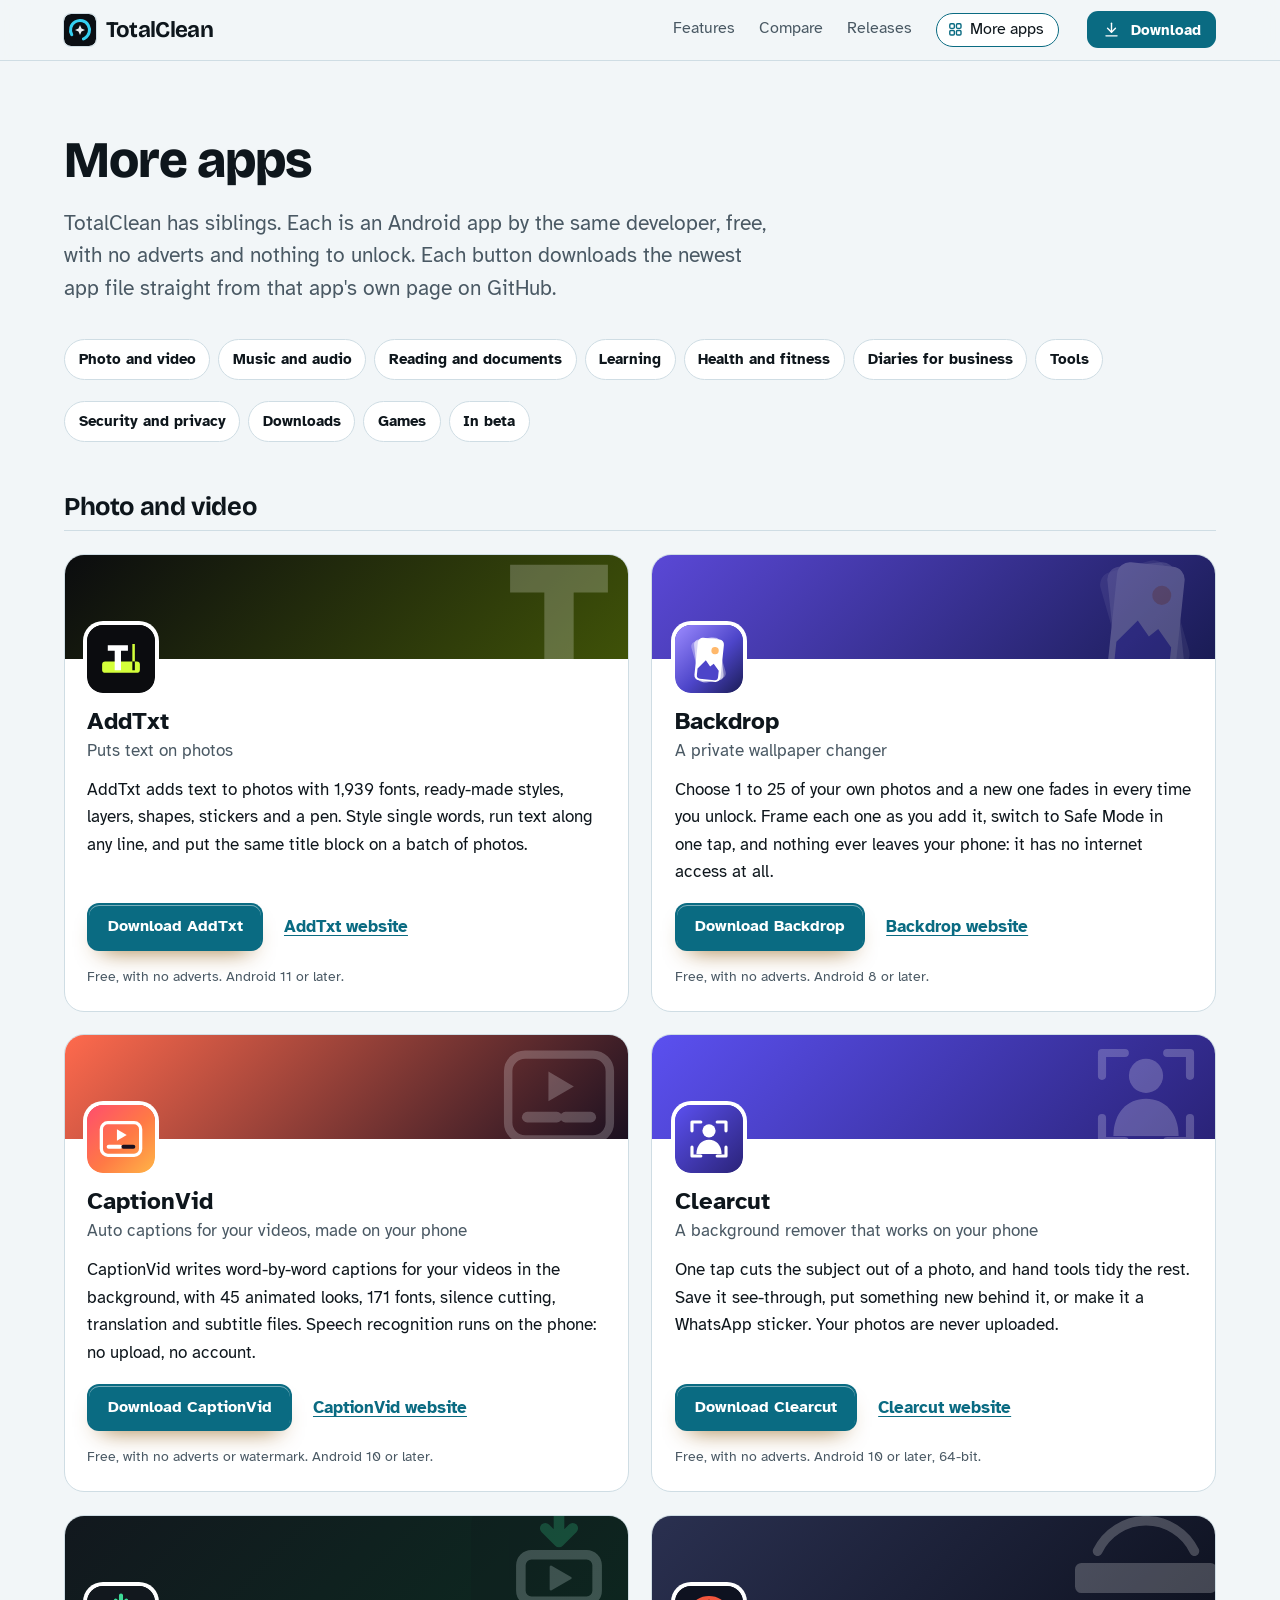
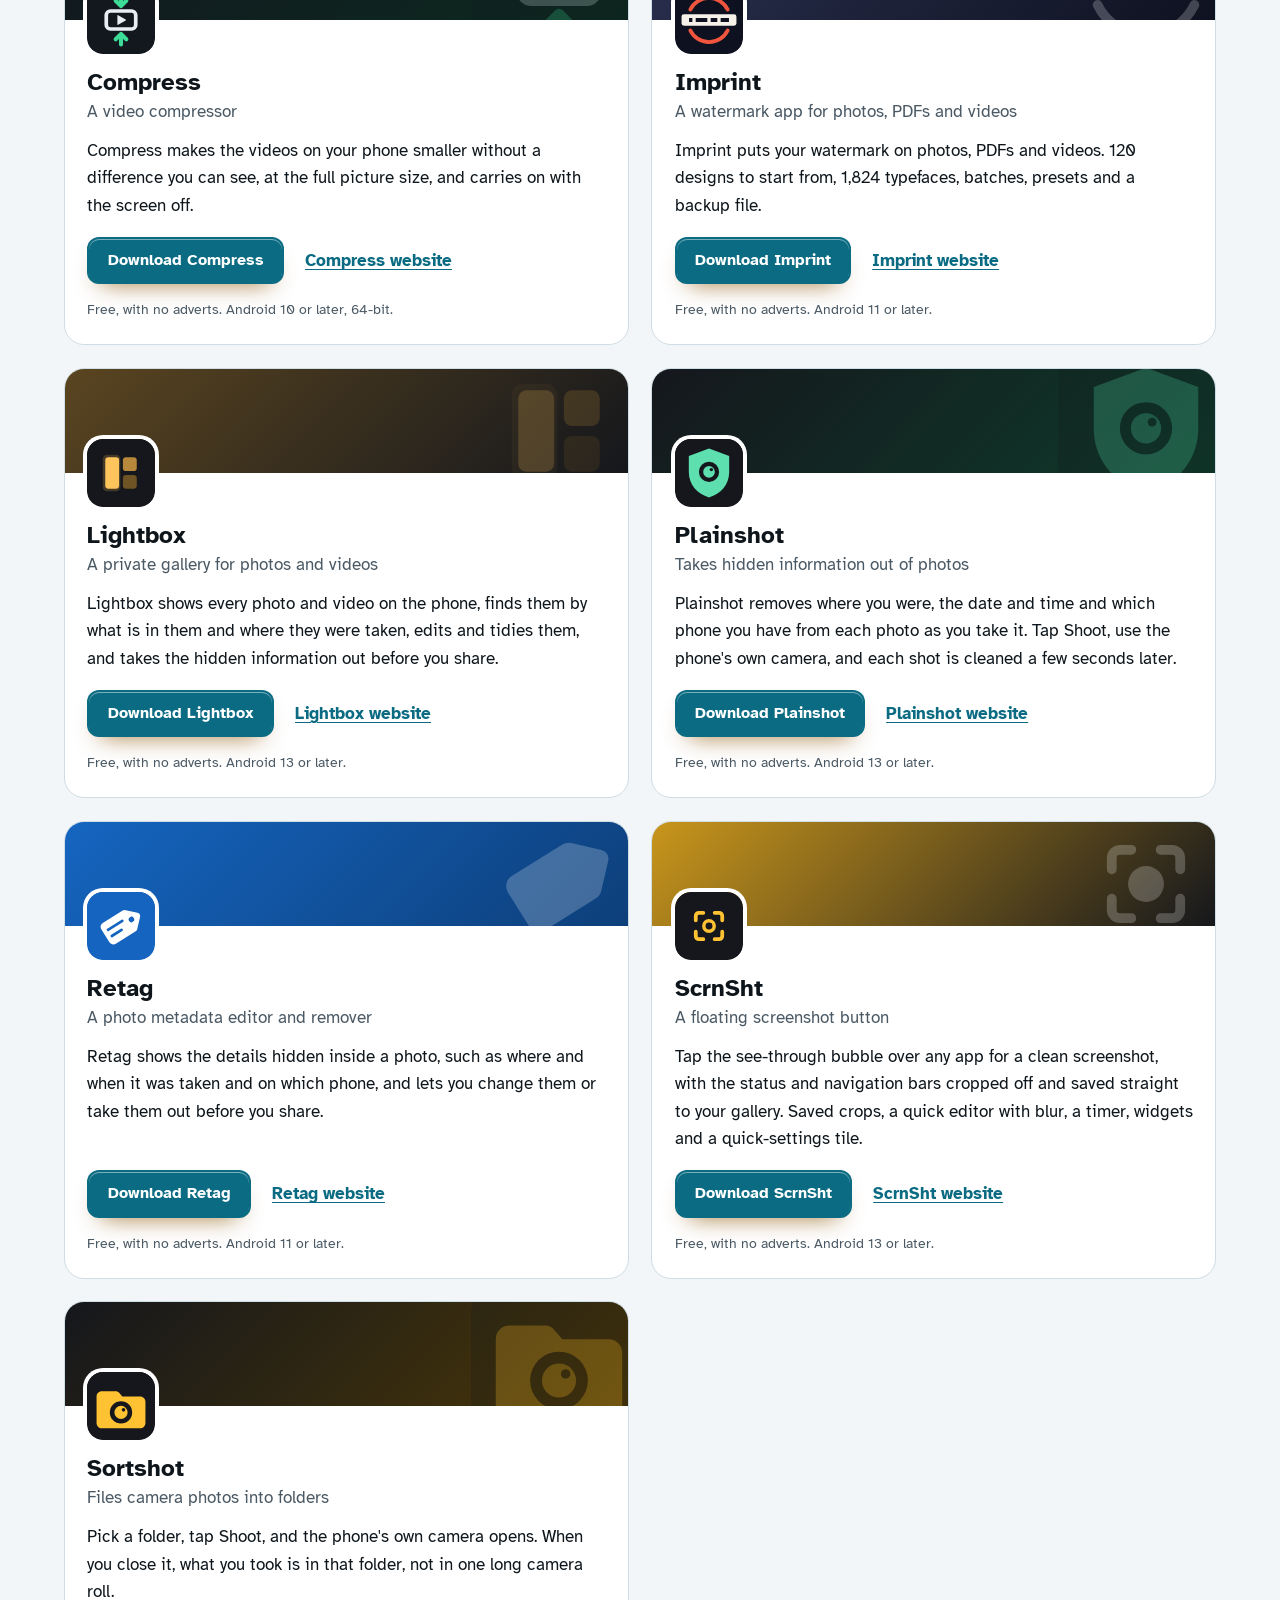
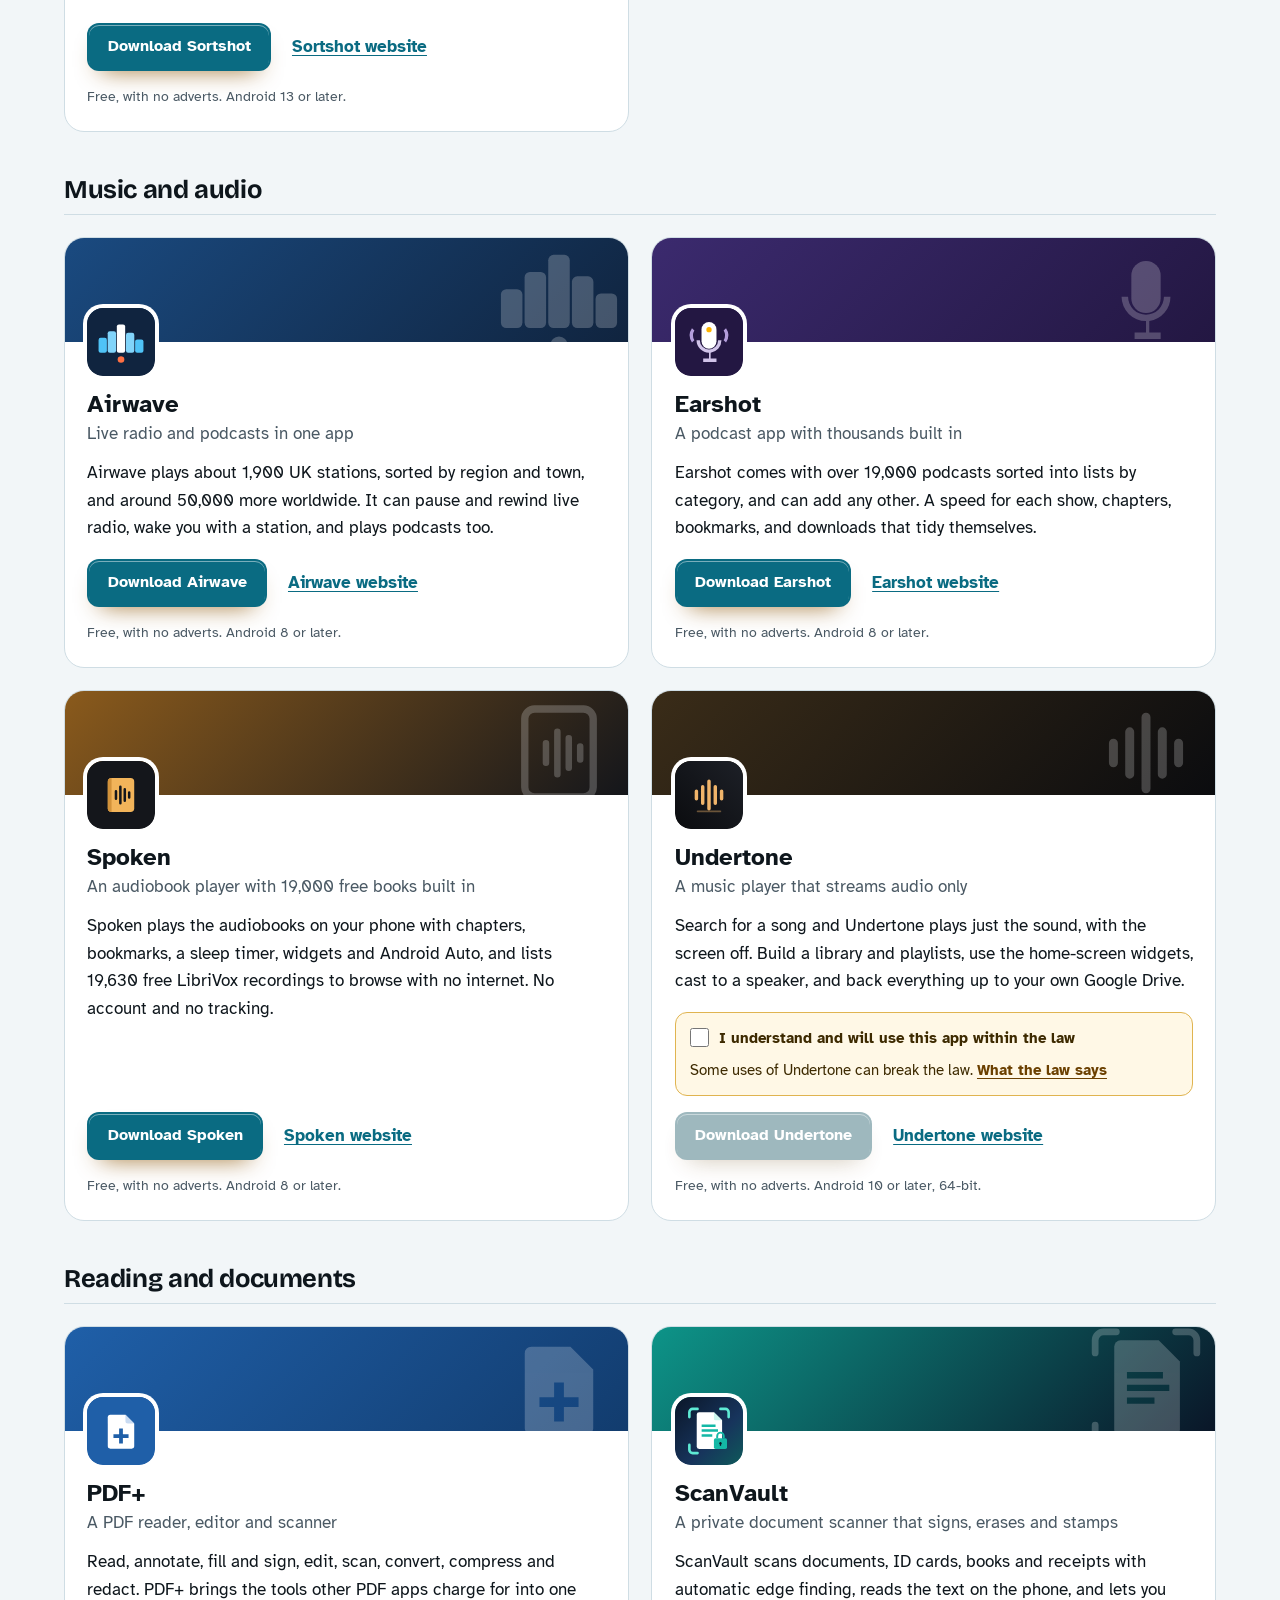
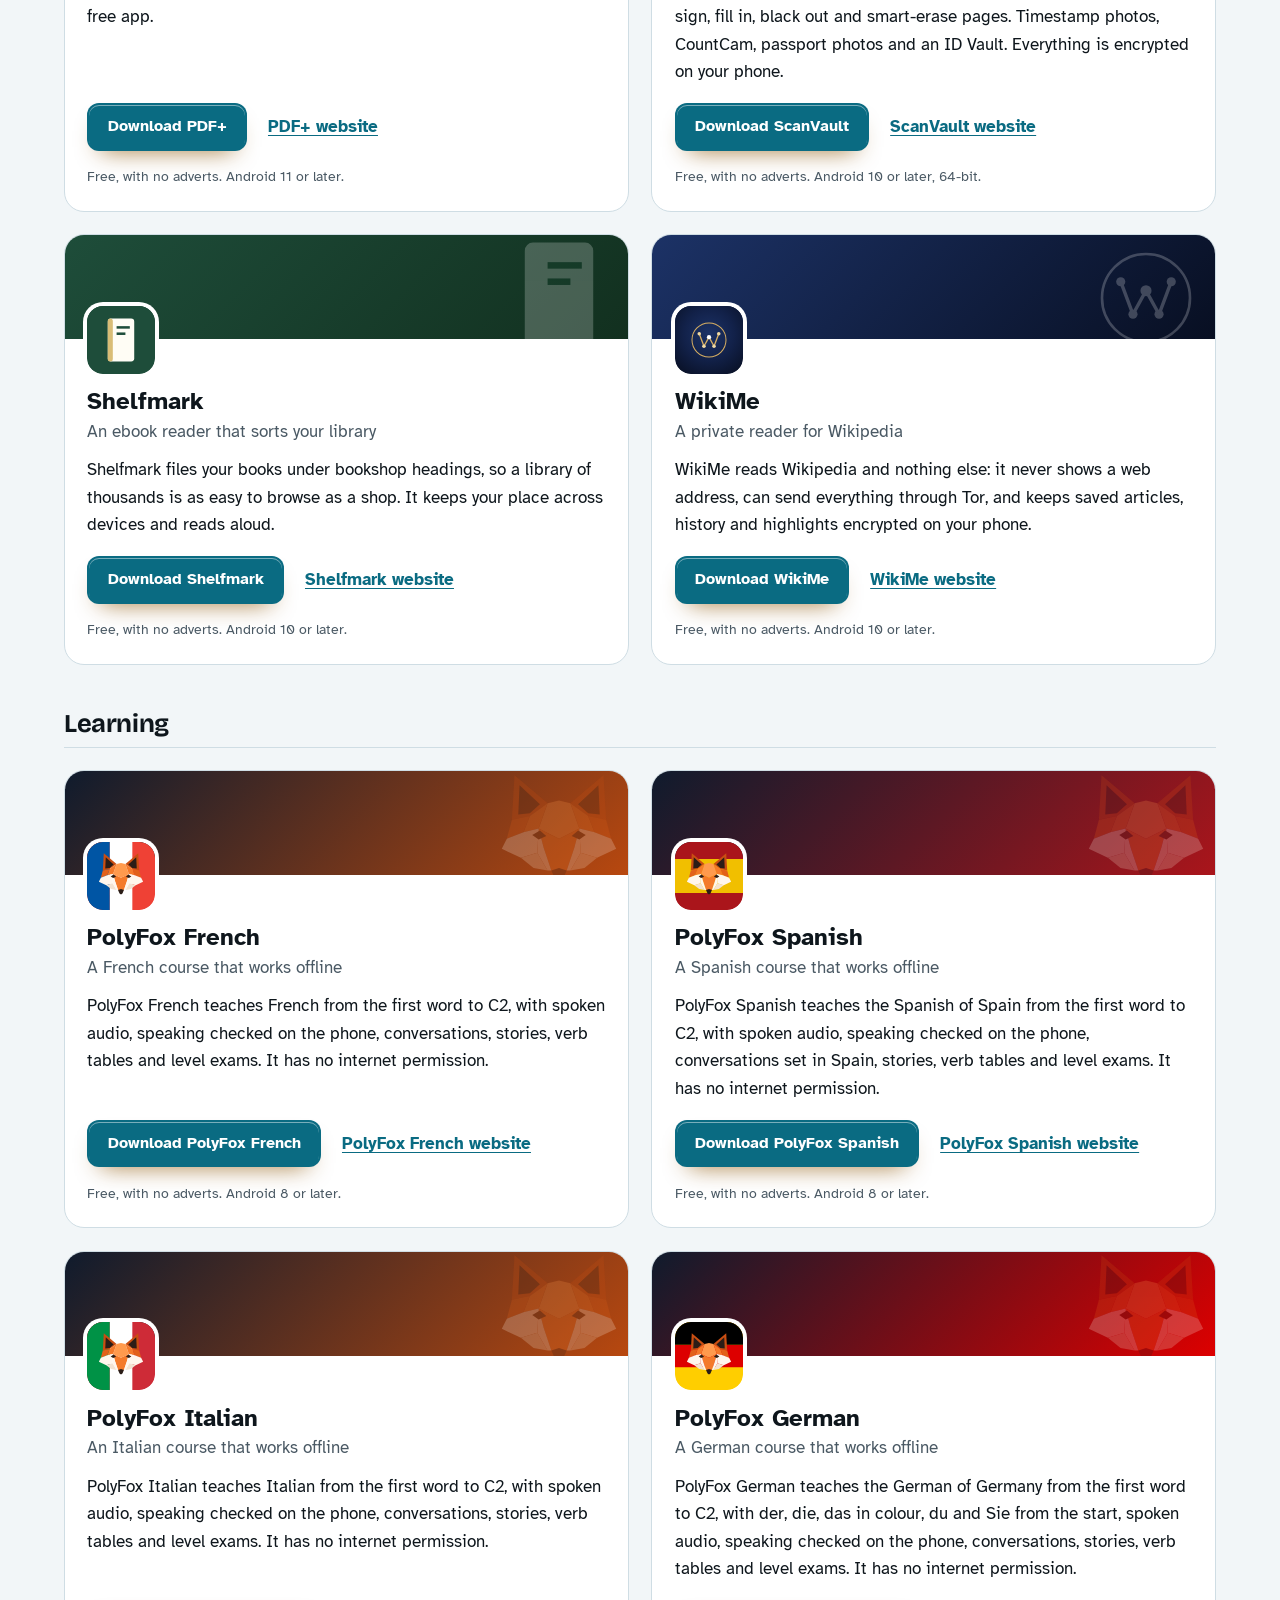
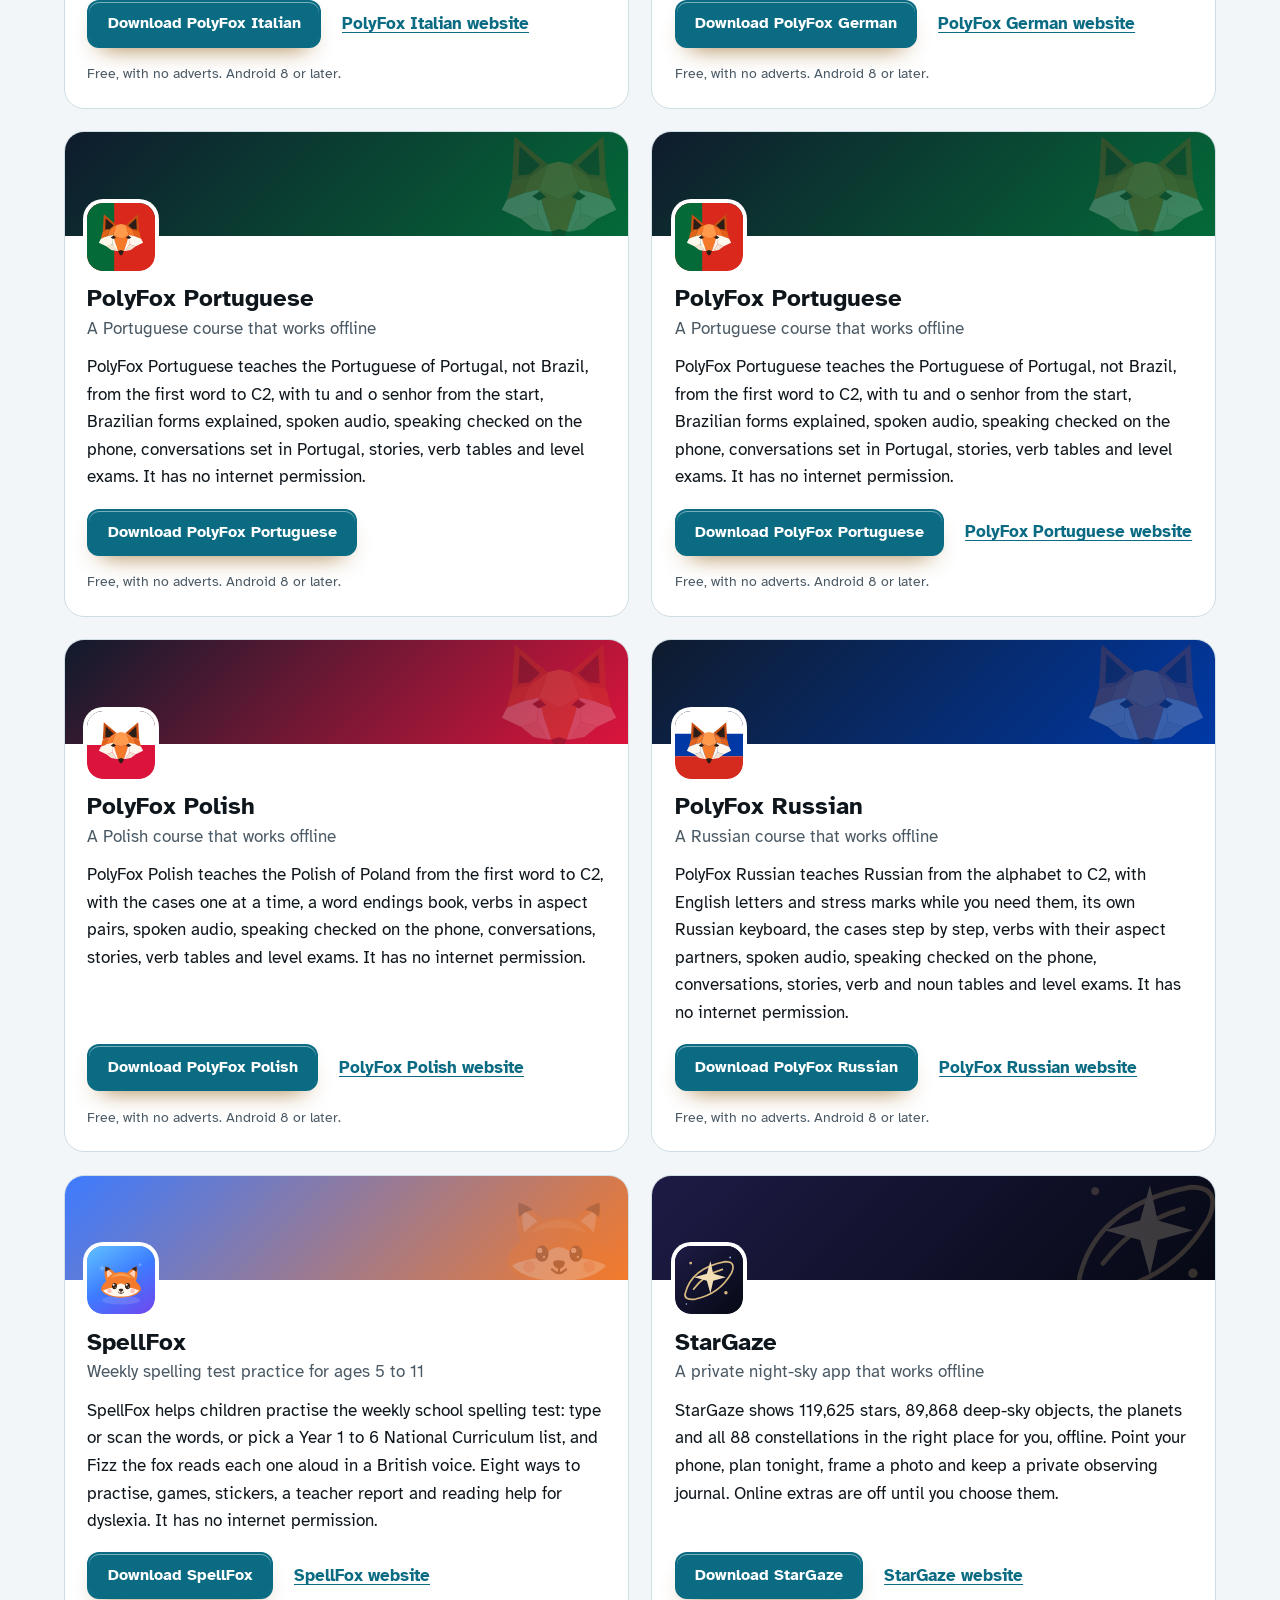
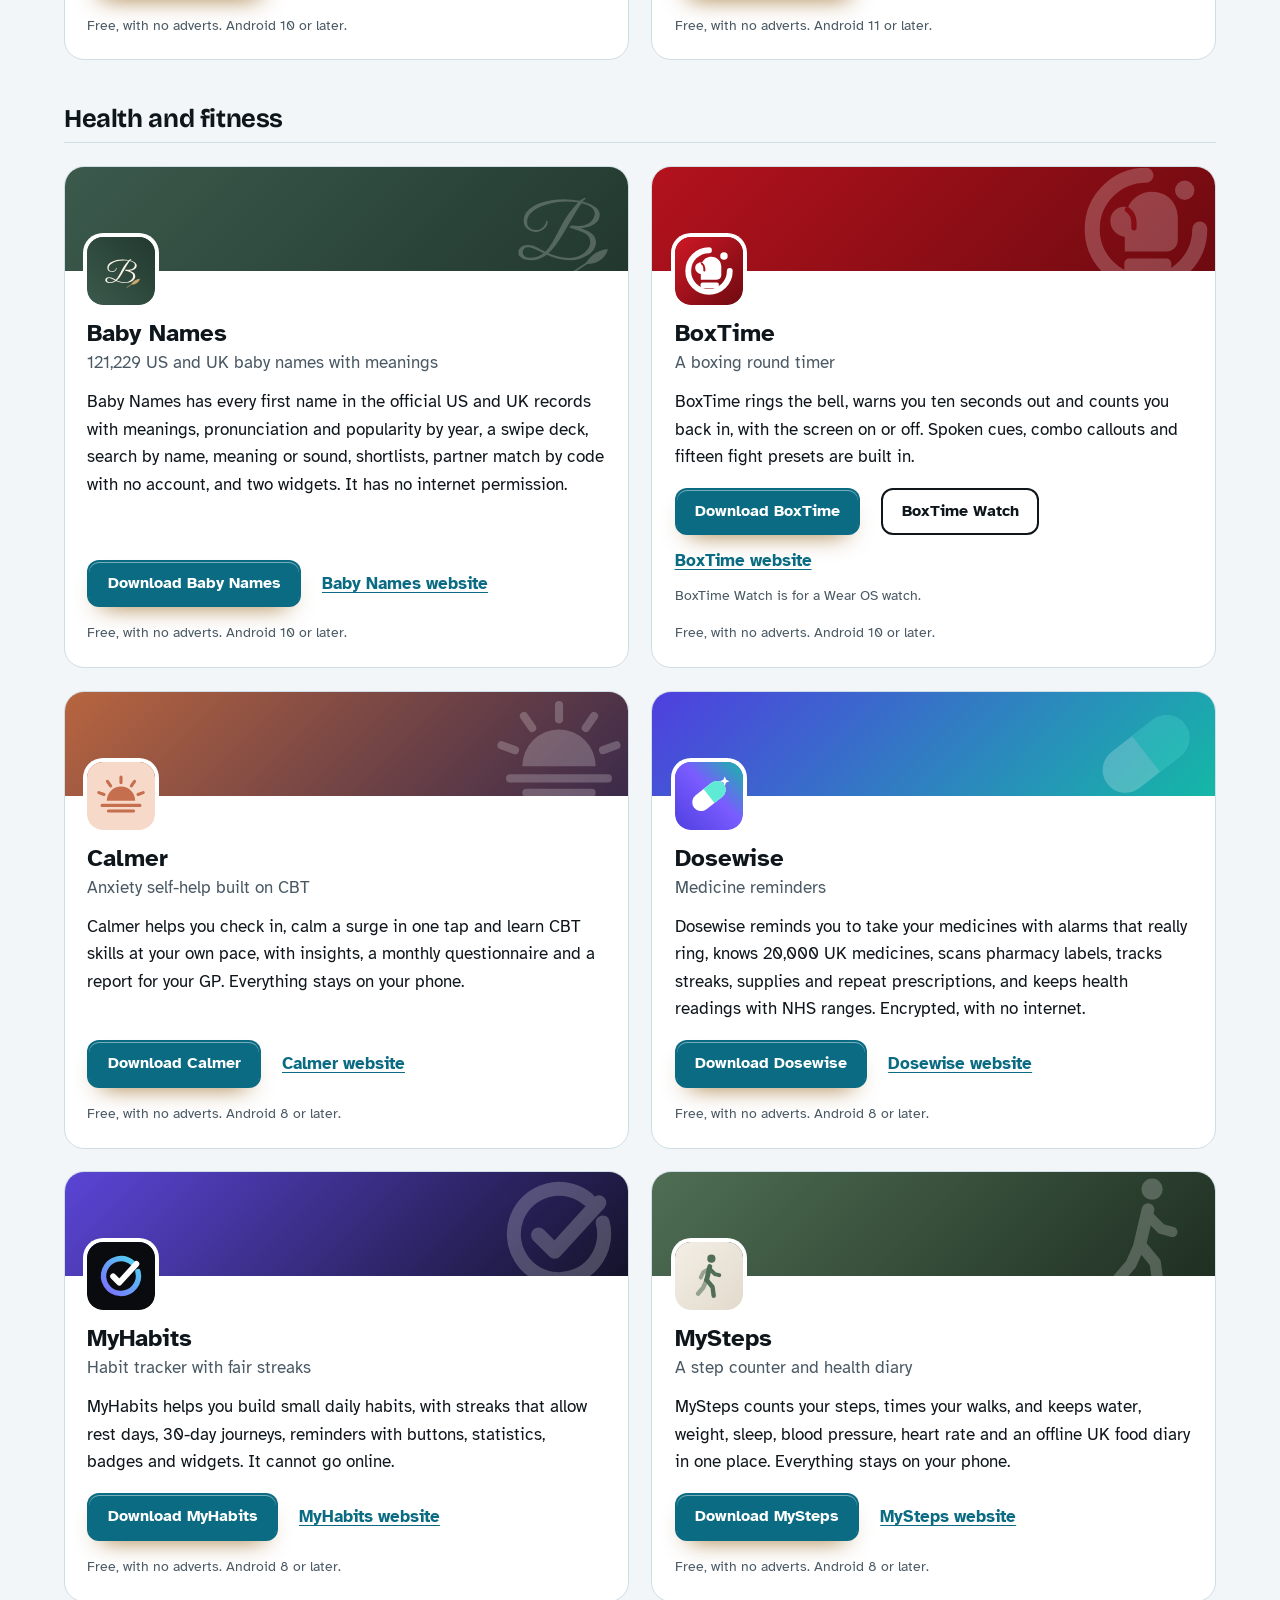
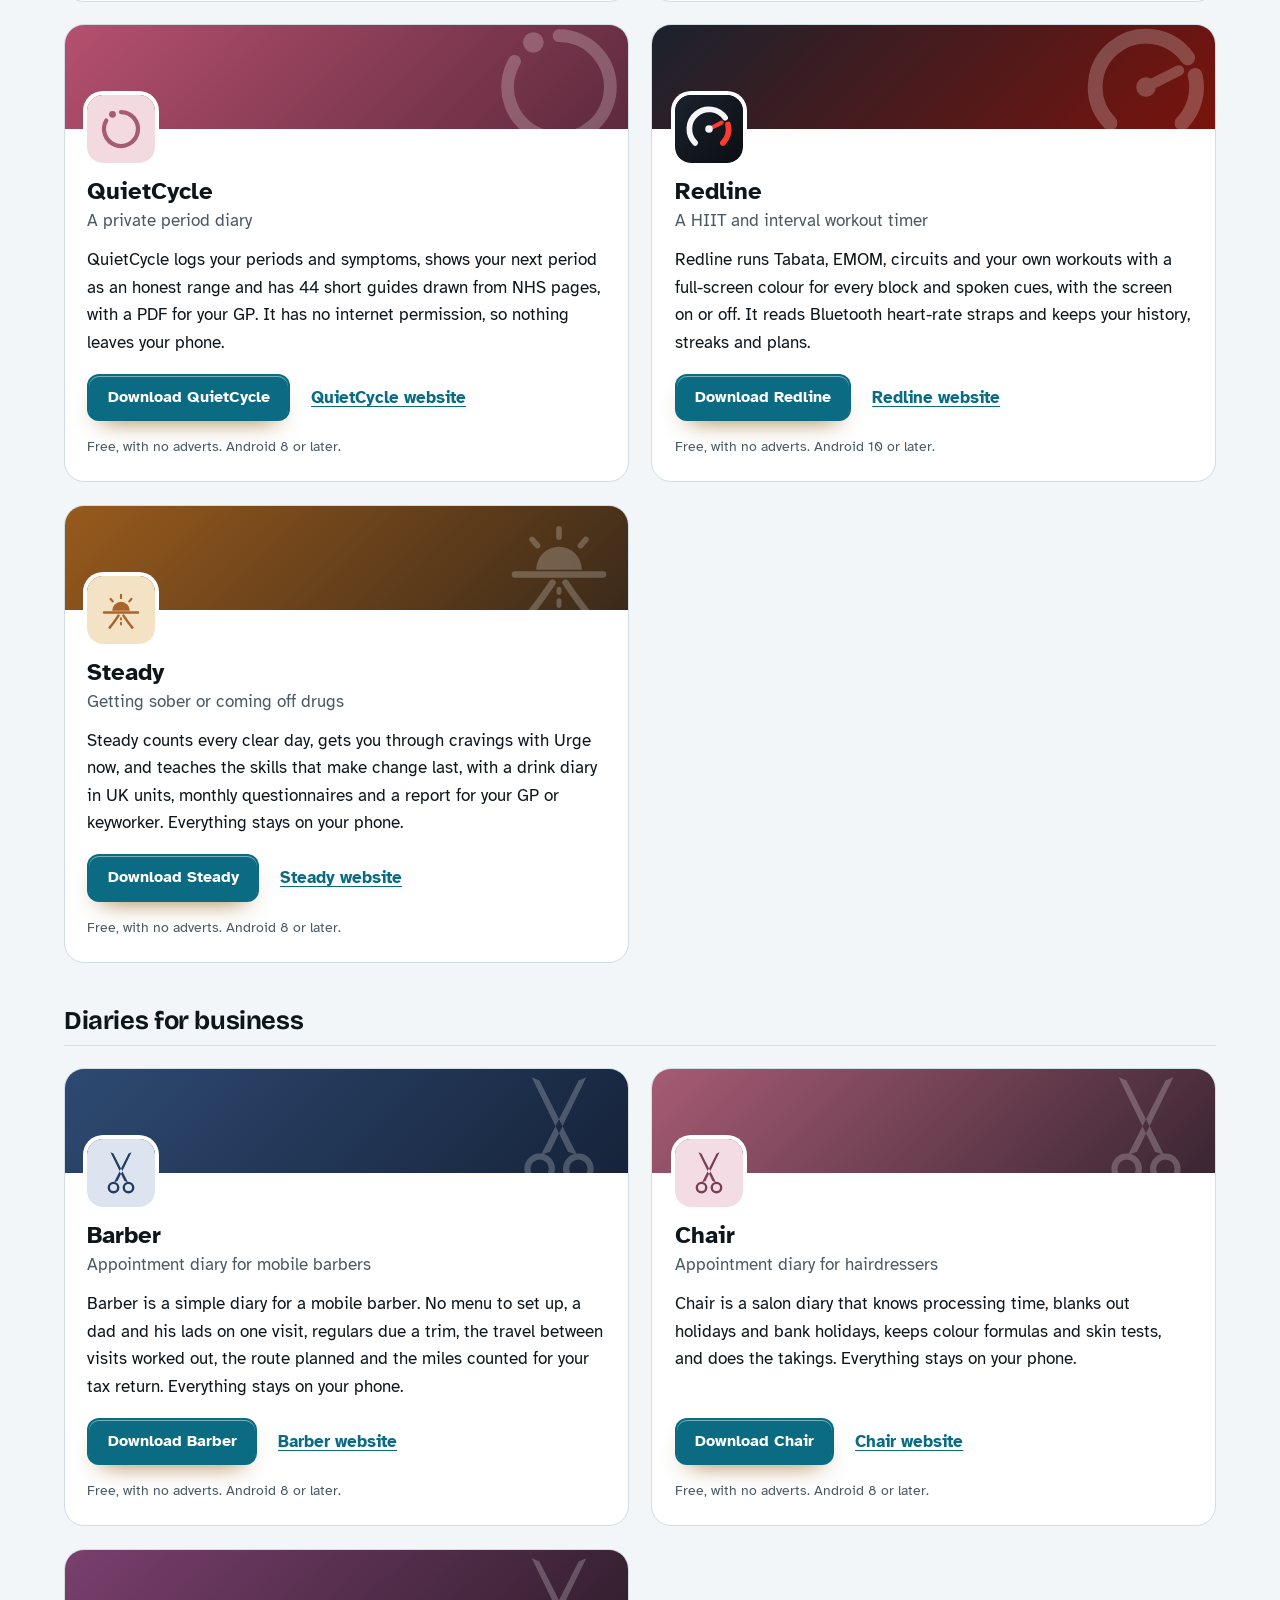
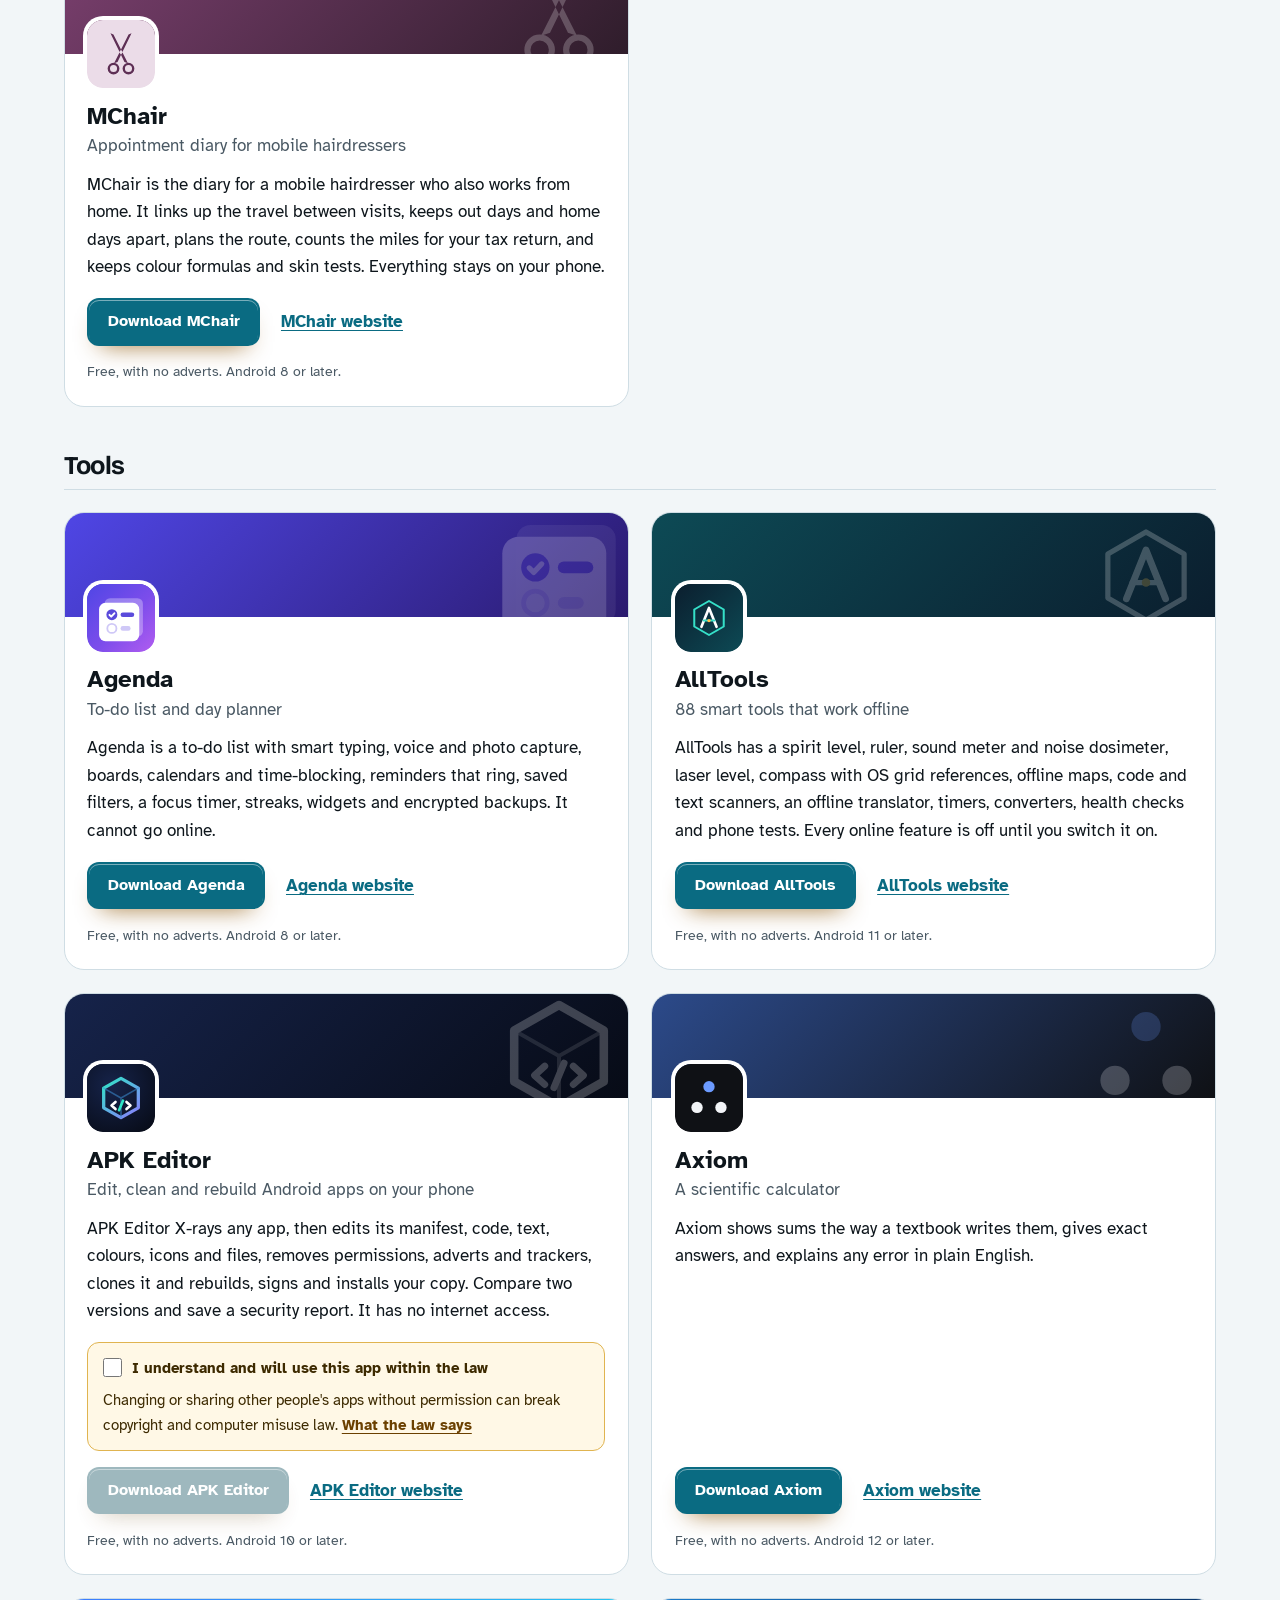
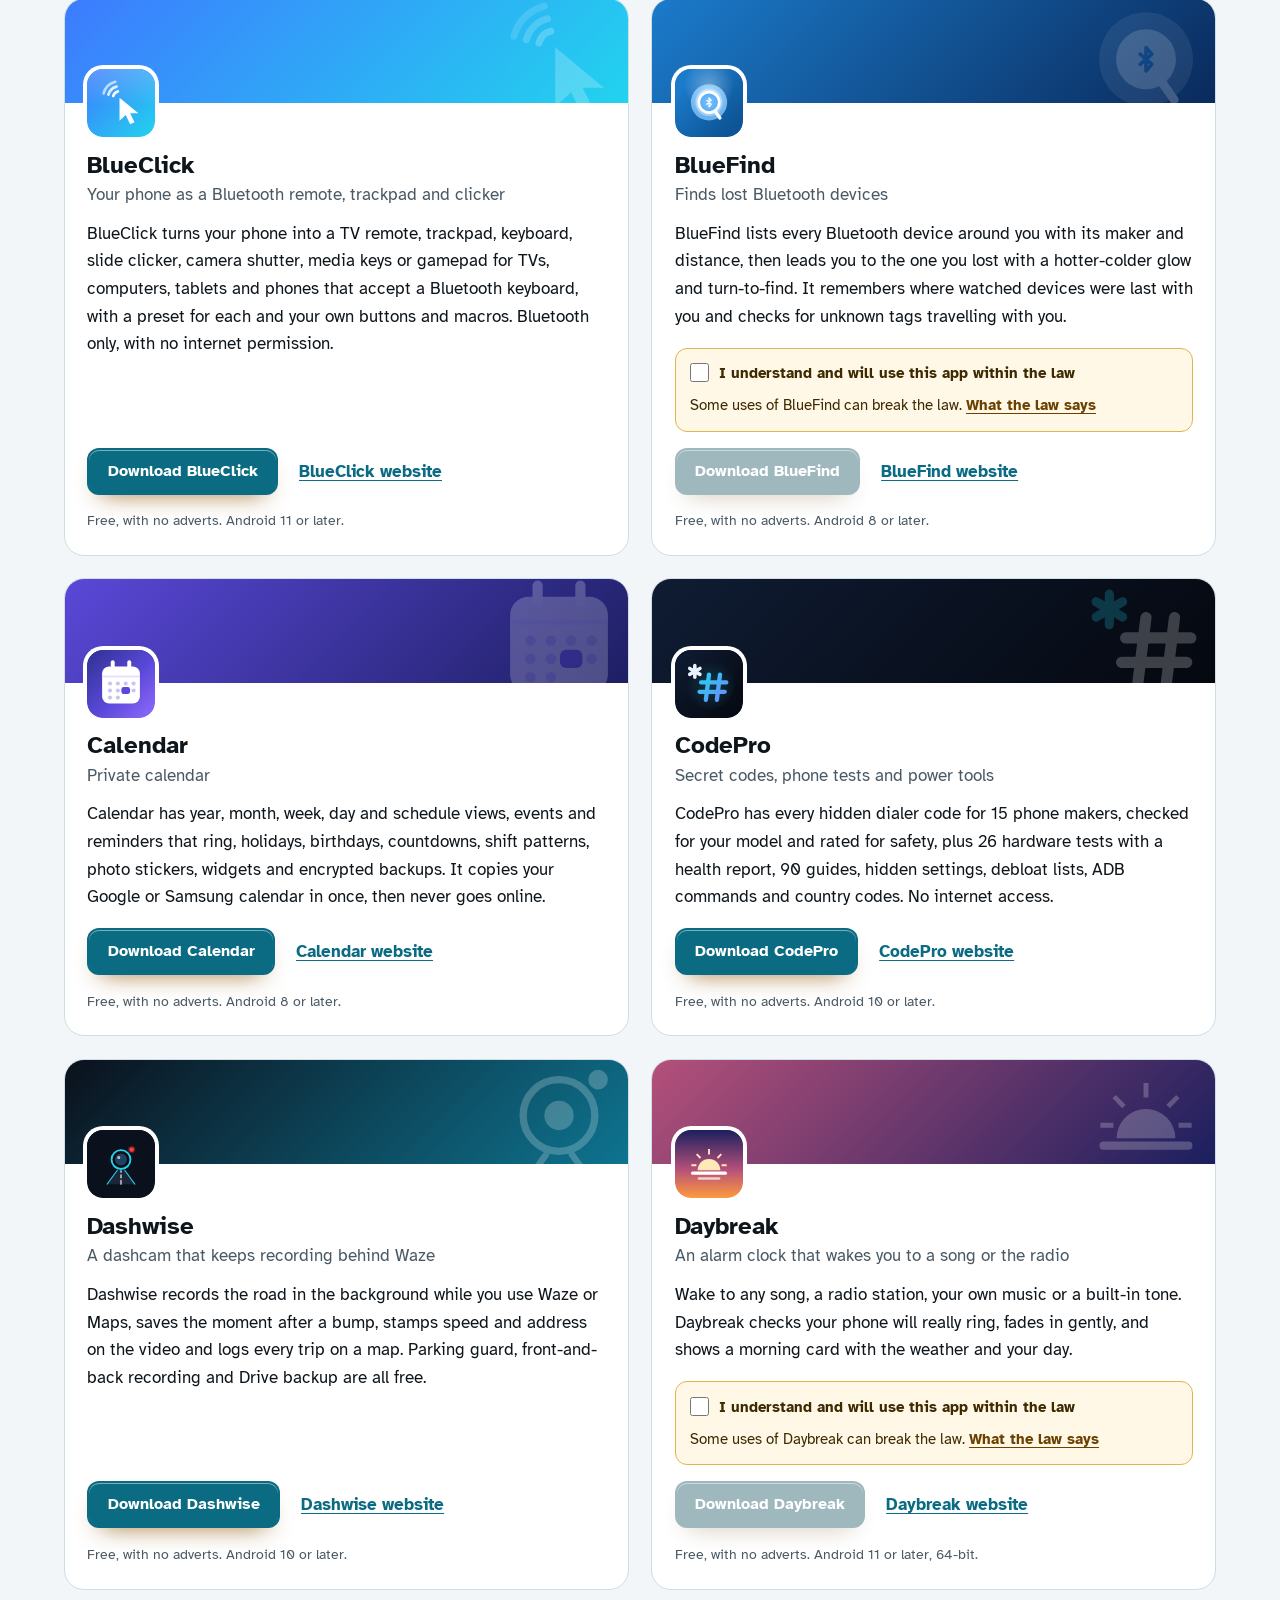
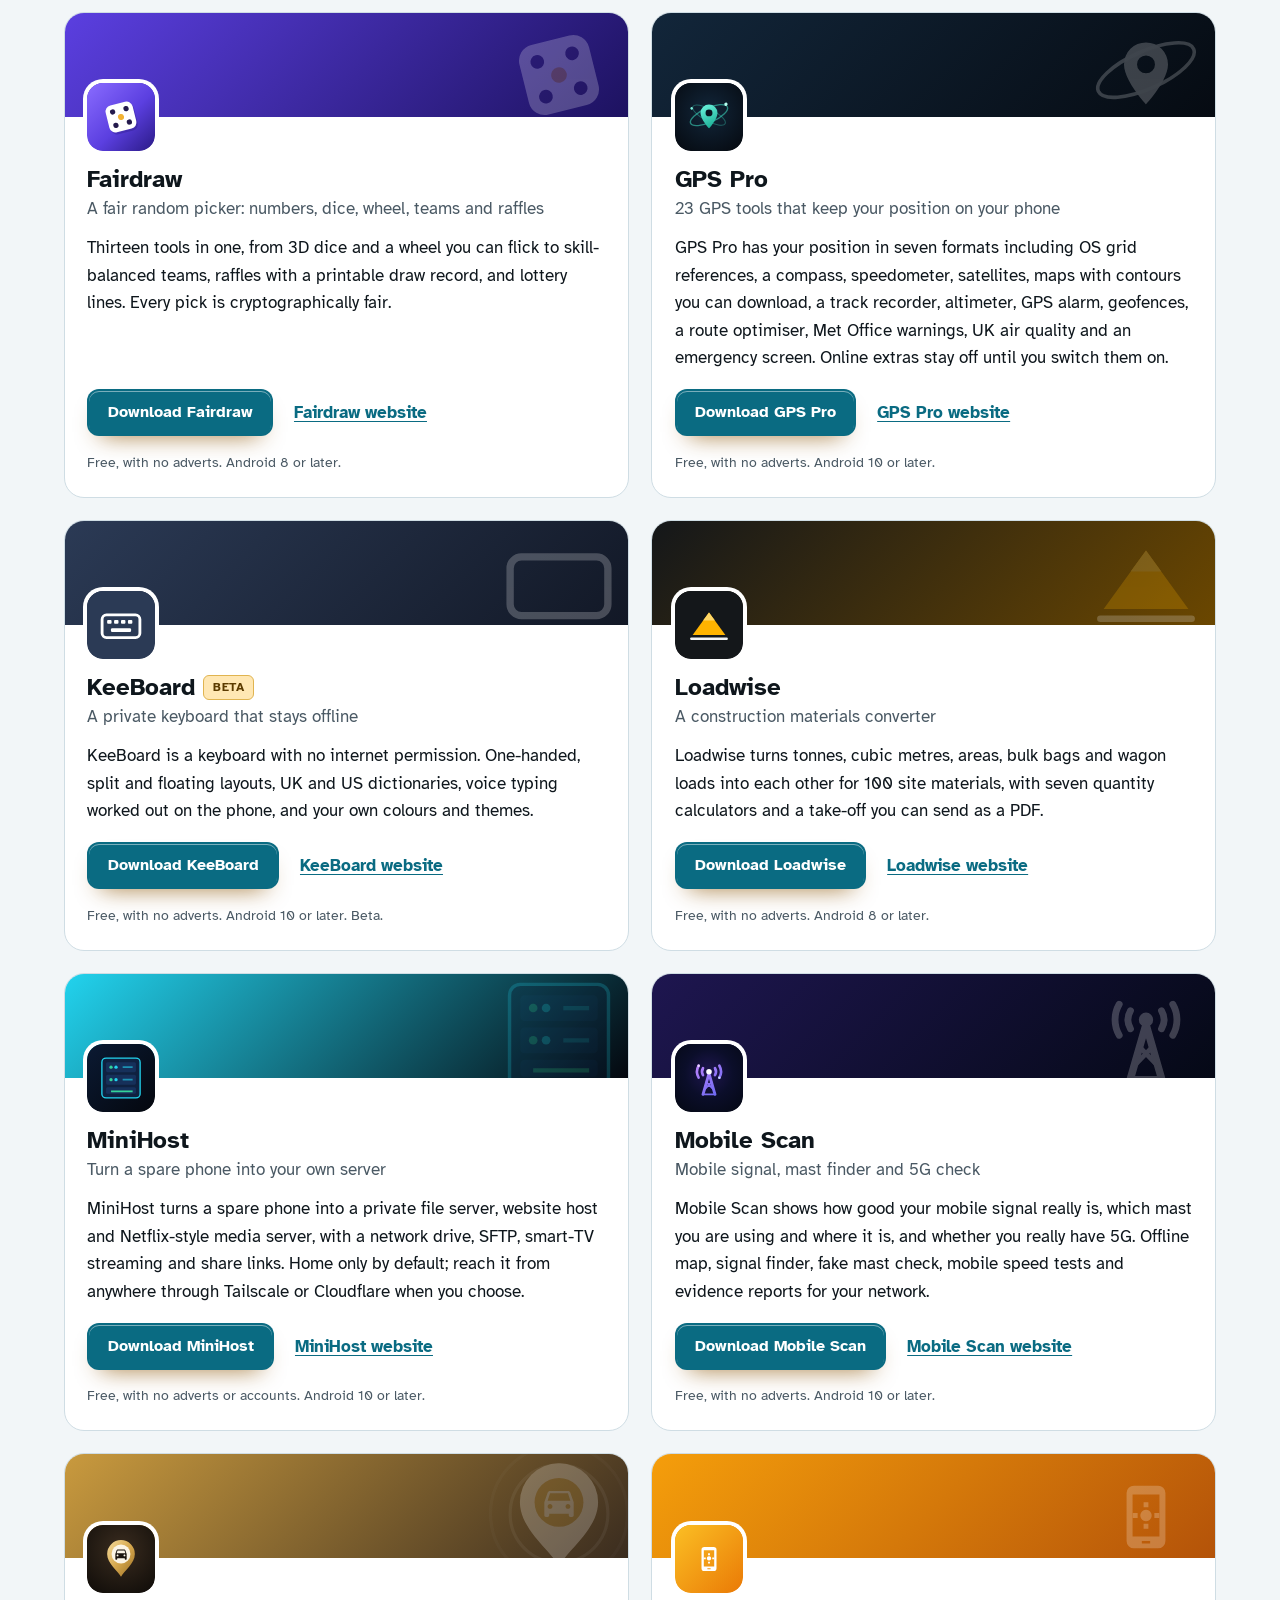
<file: more-apps.html>
<!DOCTYPE html>
<html lang="en-GB">
<head>
<meta charset="utf-8">
<meta name="viewport" content="width=device-width, initial-scale=1">
<title>More free Android apps from the maker of TotalClean</title>
<meta name="description" content="All 99 free Android apps from the maker of TotalClean, in one list by category, each with its download and a link to its website.">
<meta name="author" content="Jonathan Jackson">
<link rel="canonical" href="https://customgpter.github.io/totalclean/more-apps.html">
<meta name="theme-color" content="#f2f6f8" media="(prefers-color-scheme: light)">
<meta name="theme-color" content="#0b0f14" media="(prefers-color-scheme: dark)">
<meta property="og:type" content="website">
<meta property="og:site_name" content="TotalClean">
<meta property="og:title" content="More free Android apps from the maker of TotalClean">
<meta property="og:description" content="All 99 free Android apps from the maker of TotalClean, in one list by category, each with its download and a link to its website.">
<meta property="og:url" content="https://customgpter.github.io/totalclean/more-apps.html">
<meta property="og:image" content="https://customgpter.github.io/totalclean/assets/og.png">
<meta property="og:image:width" content="1200">
<meta property="og:image:height" content="630">
<meta property="og:image:alt" content="TotalClean&#x27;s home screen showing free space and a Quick Clean button">
<meta property="og:locale" content="en_GB">
<meta name="twitter:card" content="summary_large_image">
<link rel="icon" href="./assets/favicon.svg" type="image/svg+xml">
<link rel="apple-touch-icon" href="./assets/apple-touch-icon.png">
<link rel="preload" href="./assets/fonts/bricolage-grotesque-latin.woff2" as="font" type="font/woff2" crossorigin>
<link rel="preload" href="./assets/fonts/atkinson-hyperlegible-latin-400-normal.woff2" as="font" type="font/woff2" crossorigin>
<link rel="stylesheet" href="./assets/site.css?v=1">
<link rel="stylesheet" href="./assets/house.css?v=1">
<script type="application/ld+json">{"@context":"https://schema.org","@type":"ItemList","name":"Apps from the maker of TotalClean","url":"https://customgpter.github.io/totalclean/more-apps.html","itemListElement":[{"@type":"ListItem","position":1,"name":"AddTxt","url":"https://customgpter.github.io/addtxt/"},{"@type":"ListItem","position":2,"name":"Backdrop","url":"https://customgpter.github.io/backdrop/"},{"@type":"ListItem","position":3,"name":"CaptionVid","url":"https://customgpter.github.io/captionvid/"},{"@type":"ListItem","position":4,"name":"Clearcut","url":"https://customgpter.github.io/clearcut/"},{"@type":"ListItem","position":5,"name":"Compress","url":"https://customgpter.github.io/compress/"},{"@type":"ListItem","position":6,"name":"Imprint","url":"https://customgpter.github.io/imprint/"},{"@type":"ListItem","position":7,"name":"Lightbox","url":"https://customgpter.github.io/lightbox/"},{"@type":"ListItem","position":8,"name":"Plainshot","url":"https://customgpter.github.io/plainshot/"},{"@type":"ListItem","position":9,"name":"Retag","url":"https://customgpter.github.io/retag/"},{"@type":"ListItem","position":10,"name":"ScrnSht","url":"https://customgpter.github.io/scrnsht/"},{"@type":"ListItem","position":11,"name":"Sortshot","url":"https://customgpter.github.io/sortshot/"},{"@type":"ListItem","position":12,"name":"Airwave","url":"https://customgpter.github.io/airwave/"},{"@type":"ListItem","position":13,"name":"Earshot","url":"https://customgpter.github.io/earshot/"},{"@type":"ListItem","position":14,"name":"Spoken","url":"https://customgpter.github.io/spoken/"},{"@type":"ListItem","position":15,"name":"Undertone","url":"https://customgpter.github.io/undertone/"},{"@type":"ListItem","position":16,"name":"PDF+","url":"https://customgpter.github.io/pdfplus/"},{"@type":"ListItem","position":17,"name":"ScanVault","url":"https://customgpter.github.io/scanvault/"},{"@type":"ListItem","position":18,"name":"Shelfmark","url":"https://customgpter.github.io/shelfmark/"},{"@type":"ListItem","position":19,"name":"WikiMe","url":"https://customgpter.github.io/wikime/"},{"@type":"ListItem","position":20,"name":"PolyFox French","url":"https://customgpter.github.io/polyfox/"},{"@type":"ListItem","position":21,"name":"PolyFox German","url":"https://customgpter.github.io/polyfox-german/"},{"@type":"ListItem","position":22,"name":"PolyFox Portuguese","url":"https://customgpter.github.io/polyfox-portuguese/"},{"@type":"ListItem","position":23,"name":"PolyFox Polish","url":"https://customgpter.github.io/polyfox-polish/"},{"@type":"ListItem","position":24,"name":"PolyFox Russian","url":"https://customgpter.github.io/polyfox-russian/"},{"@type":"ListItem","position":25,"name":"SpellFox","url":"https://customgpter.github.io/spellfox/"},{"@type":"ListItem","position":26,"name":"StarGaze","url":"https://customgpter.github.io/stargaze/"},{"@type":"ListItem","position":27,"name":"Baby Names","url":"https://customgpter.github.io/babynames/"},{"@type":"ListItem","position":28,"name":"BoxTime","url":"https://customgpter.github.io/boxtime/"},{"@type":"ListItem","position":29,"name":"Calmer","url":"https://customgpter.github.io/calmer/"},{"@type":"ListItem","position":30,"name":"Dosewise","url":"https://customgpter.github.io/dosewise/"},{"@type":"ListItem","position":31,"name":"MyHabits","url":"https://customgpter.github.io/myhabits/"},{"@type":"ListItem","position":32,"name":"MySteps","url":"https://customgpter.github.io/mysteps/"},{"@type":"ListItem","position":33,"name":"QuietCycle","url":"https://customgpter.github.io/quietcycle/"},{"@type":"ListItem","position":34,"name":"Redline","url":"https://customgpter.github.io/redline/"},{"@type":"ListItem","position":35,"name":"Steady","url":"https://customgpter.github.io/steady/"},{"@type":"ListItem","position":36,"name":"Barber","url":"https://customgpter.github.io/barber/"},{"@type":"ListItem","position":37,"name":"Chair","url":"https://customgpter.github.io/chair/"},{"@type":"ListItem","position":38,"name":"MChair","url":"https://customgpter.github.io/mchair/"},{"@type":"ListItem","position":39,"name":"Agenda","url":"https://customgpter.github.io/agenda/"},{"@type":"ListItem","position":40,"name":"AllTools","url":"https://customgpter.github.io/alltools/"},{"@type":"ListItem","position":41,"name":"APK Editor","url":"https://customgpter.github.io/apkeditor/"},{"@type":"ListItem","position":42,"name":"Axiom","url":"https://customgpter.github.io/axiom/"},{"@type":"ListItem","position":43,"name":"BlueClick","url":"https://customgpter.github.io/blueclick/"},{"@type":"ListItem","position":44,"name":"BlueFind","url":"https://customgpter.github.io/bluefind/"},{"@type":"ListItem","position":45,"name":"Calendar","url":"https://customgpter.github.io/calendar/"},{"@type":"ListItem","position":46,"name":"CodePro","url":"https://customgpter.github.io/codepro/"},{"@type":"ListItem","position":47,"name":"Dashwise","url":"https://customgpter.github.io/dashwise/"},{"@type":"ListItem","position":48,"name":"Daybreak","url":"https://customgpter.github.io/daybreak/"},{"@type":"ListItem","position":49,"name":"Fairdraw","url":"https://customgpter.github.io/fairdraw/"},{"@type":"ListItem","position":50,"name":"GPS Pro","url":"https://customgpter.github.io/gpspro/"},{"@type":"ListItem","position":51,"name":"KeeBoard","url":"https://customgpter.github.io/keeboard/"},{"@type":"ListItem","position":52,"name":"Loadwise","url":"https://customgpter.github.io/loadwise/"},{"@type":"ListItem","position":53,"name":"MiniHost","url":"https://customgpter.github.io/minihost/"},{"@type":"ListItem","position":54,"name":"Mobile Scan","url":"https://customgpter.github.io/mobilescan/"},{"@type":"ListItem","position":55,"name":"Parkwise","url":"https://customgpter.github.io/parkwise/"},{"@type":"ListItem","position":56,"name":"Pocketmind","url":"https://customgpter.github.io/pocketmind/"},{"@type":"ListItem","position":57,"name":"Refine","url":"https://customgpter.github.io/refine/"},{"@type":"ListItem","position":58,"name":"Shiftwise","url":"https://customgpter.github.io/shiftwise/"},{"@type":"ListItem","position":59,"name":"SimpleCalc","url":"https://customgpter.github.io/simplecalc/"},{"@type":"ListItem","position":60,"name":"Skyline","url":"https://customgpter.github.io/skyline/"},{"@type":"ListItem","position":61,"name":"Slipway","url":"https://customgpter.github.io/slipway/"},{"@type":"ListItem","position":62,"name":"Tagger","url":"https://customgpter.github.io/tagger/"},{"@type":"ListItem","position":63,"name":"TotalClean","url":"https://customgpter.github.io/totalclean/"},{"@type":"ListItem","position":64,"name":"TVLink","url":"https://customgpter.github.io/tvlink/"},{"@type":"ListItem","position":65,"name":"Unbox","url":"https://customgpter.github.io/unbox/"},{"@type":"ListItem","position":66,"name":"WhatsKeep","url":"https://customgpter.github.io/whatskeep/"},{"@type":"ListItem","position":67,"name":"WiFi Scan","url":"https://customgpter.github.io/wifiscan/"},{"@type":"ListItem","position":68,"name":"Auditly","url":"https://customgpter.github.io/auditly/"},{"@type":"ListItem","position":69,"name":"Backchannel","url":"https://customgpter.github.io/backchannel/"},{"@type":"ListItem","position":70,"name":"ENotes","url":"https://customgpter.github.io/enotes/"},{"@type":"ListItem","position":71,"name":"FindMe","url":"https://customgpter.github.io/findme/"},{"@type":"ListItem","position":72,"name":"iLock","url":"https://customgpter.github.io/ilock/"},{"@type":"ListItem","position":73,"name":"ImSafe","url":"https://customgpter.github.io/imsafe/"},{"@type":"ListItem","position":74,"name":"IShred","url":"https://customgpter.github.io/ishred/"},{"@type":"ListItem","position":75,"name":"LockBox","url":"https://customgpter.github.io/lockbox/"},{"@type":"ListItem","position":76,"name":"PassVault","url":"https://customgpter.github.io/passvault/"},{"@type":"ListItem","position":77,"name":"SpyFind","url":"https://customgpter.github.io/spyfind/"},{"@type":"ListItem","position":78,"name":"TextWipe","url":"https://customgpter.github.io/textwipe/"},{"@type":"ListItem","position":79,"name":"Tracewire","url":"https://customgpter.github.io/tracewire/"},{"@type":"ListItem","position":80,"name":"Vigil","url":"https://customgpter.github.io/vigil/"},{"@type":"ListItem","position":81,"name":"Grab","url":"https://customgpter.github.io/grab/"},{"@type":"ListItem","position":82,"name":"Swarm","url":"https://customgpter.github.io/swarm/"},{"@type":"ListItem","position":83,"name":"Plane Games","url":"https://customgpter.github.io/plane-games/"},{"@type":"ListItem","position":84,"name":"Ninefold","url":"https://customgpter.github.io/ninefold/"},{"@type":"ListItem","position":85,"name":"Cubewise","url":"https://customgpter.github.io/cubewise/"},{"@type":"ListItem","position":86,"name":"Tilewise","url":"https://customgpter.github.io/tilewise/"},{"@type":"ListItem","position":87,"name":"Letterwise","url":"https://customgpter.github.io/letterwise/"},{"@type":"ListItem","position":88,"name":"Kingside","url":"https://customgpter.github.io/kingside/"},{"@type":"ListItem","position":89,"name":"Deckhand","url":"https://customgpter.github.io/deckhand/"},{"@type":"ListItem","position":90,"name":"SNESForge","url":"https://customgpter.github.io/snesforge/"},{"@type":"ListItem","position":91,"name":"Fame Boy","url":"https://customgpter.github.io/fameboy/"},{"@type":"ListItem","position":92,"name":"PSPPro","url":"https://customgpter.github.io/psppro/"},{"@type":"ListItem","position":93,"name":"MegaGen","url":"https://customgpter.github.io/megagen/"},{"@type":"ListItem","position":94,"name":"QVR","url":"https://customgpter.github.io/qvr/"},{"@type":"ListItem","position":95,"name":"QVR Watch","url":"https://customgpter.github.io/qvr-watch/"},{"@type":"ListItem","position":96,"name":"QVRLite","url":"https://customgpter.github.io/qvrlite/"},{"@type":"ListItem","position":97,"name":"Onionz","url":"https://customgpter.github.io/onionz/"},{"@type":"ListItem","position":98,"name":"OnionzWeb","url":"https://customgpter.github.io/onionzweb/"}]}</script>
<link rel="stylesheet" href="./assets/apps-list.css?v=1">
<script src="./assets/apps-list.js?v=1" defer></script>
</head>
<body>
<a class="skip" href="#main">Skip to content</a>
<header class="masthead">
<div class="wrap">
<a class="brand" href="./" aria-label="TotalClean home"><svg viewBox="0 0 64 64" aria-hidden="true"><rect width="64" height="64" rx="14" fill="#0b0f14"/><circle cx="32" cy="32" r="19" fill="none" stroke="#35d0f2" stroke-width="6" stroke-linecap="round" stroke-dasharray="92 28" transform="rotate(-210 32 32)"/><path d="M32 22l3 7 7 3-7 3-3 7-3-7-7-3 7-3z" fill="#e9eef3"/></svg><span>TotalClean</span></a>
<nav aria-label="Main"><ul><li><a href="./#features">Features</a></li><li><a href="./compare.html">Compare</a></li><li><a href="./releases.html">Releases</a></li><li><a class="more-apps" href="./more-apps.html" aria-current="page"><svg class="ico" viewBox="0 0 24 24" aria-hidden="true"><rect x="4" y="4" width="6.5" height="6.5" rx="1.6"/><rect x="13.5" y="4" width="6.5" height="6.5" rx="1.6"/><rect x="4" y="13.5" width="6.5" height="6.5" rx="1.6"/><rect x="13.5" y="13.5" width="6.5" height="6.5" rx="1.6"/></svg>More apps</a></li></ul></nav>
<a class="button small" href="https://github.com/CustomGPTer/totalclean/releases/latest/download/TotalClean.apk"><svg class="ico" viewBox="0 0 24 24" aria-hidden="true"><path d="M12 4v11"/><path d="M7 10.5l5 5 5-5"/><path d="M5 20h14"/></svg>Download</a>
</div>
</header>
<main id="main" class="doc">
<div class="wrap">
<div class="measure">
<h1>More apps</h1>
<p class="lede">TotalClean has siblings. Each is an Android app by the same developer, free, with no adverts and nothing to unlock. Each button downloads the newest app file straight from that app's own page on GitHub.</p>
</div>
<!-- apps:start -->
<nav class="mapps-jump" aria-label="App groups"><ul><li><a href="#apps-photo">Photo and video</a></li><li><a href="#apps-audio">Music and audio</a></li><li><a href="#apps-reading">Reading and documents</a></li><li><a href="#apps-learning">Learning</a></li><li><a href="#apps-health">Health and fitness</a></li><li><a href="#apps-diaries">Diaries for business</a></li><li><a href="#apps-tools">Tools</a></li><li><a href="#apps-security">Security and privacy</a></li><li><a href="#apps-downloads">Downloads</a></li><li><a href="#apps-games">Games</a></li><li><a href="#apps-testing">In beta</a></li></ul></nav>
<div class="mapps-group" role="group" aria-labelledby="apps-photo"><h2 class="mapps-cat" id="apps-photo">Photo and video</h2>
<ul class="mapps"><li class="mapp" style="--b:#0b0c0f;--b2:#3f5208"><div class="mapp-cover" aria-hidden="true"><svg viewBox="0 0 108 108"><path fill="#fff" d="M24 22h60v17H63v49H45V39H24z"/></svg></div><div class="mapp-body"><svg class="mapp-icon" viewBox="0 0 108 108" aria-hidden="true"><rect width="108" height="108" rx="24" fill="#0b0c0f"/><path fill="#d4ff3a" d="M29 58h50a5 5 0 0 1 5 5v8a5 5 0 0 1-5 5H29a5 5 0 0 1-5-5v-8a5 5 0 0 1 5-5z"/><path fill="#fff" d="M33 32h32v9H54v31H44V41H33z"/><path fill="#d4ff3a" d="M72 30h4v28h-4z"/><path fill="#0b0c0f" d="M72 58h4v14h-4z"/></svg><h3>AddTxt</h3><p class="mapp-kind">Puts text on photos</p><p class="mapp-say">AddTxt adds text to photos with 1,939 fonts, ready-made styles, layers, shapes, stickers and a pen. Style single words, run text along any line, and put the same title block on a batch of photos.</p><p class="mapp-go"><a class="button" href="https://github.com/CustomGPTer/addtxt/releases/latest/download/AddTxt.apk">Download AddTxt</a><a class="mapp-site" href="https://customgpter.github.io/addtxt/">AddTxt website</a></p><p class="mapp-needs">Free, with no adverts. Android 11 or later.</p></div></li>
<li class="mapp" style="--b:#5a48d6;--b2:#1a1c55"><div class="mapp-cover" aria-hidden="true"><svg viewBox="0 0 108 108"><g transform="translate(54 58) scale(1.3) translate(-54 -58)"><rect x="38" y="30" width="32" height="52" rx="6" fill="#fff" fill-opacity=".3" transform="rotate(-16 54 58)"/><rect x="38" y="30" width="32" height="52" rx="6" fill="#fff" fill-opacity=".6" transform="rotate(-6 54 58)"/><g transform="rotate(6 54 58)"><rect x="38" y="30" width="32" height="52" rx="6" fill="#fff"/><path d="M41 68l9-11 6 7 4-4 7 8v8a4 4 0 0 1-4 4H45a4 4 0 0 1-4-4z" fill="#4d45c9"/><circle cx="60" cy="44" r="4.5" fill="#FFB86B"/></g></g></svg></div><div class="mapp-body"><svg class="mapp-icon" viewBox="0 0 108 108" aria-hidden="true"><defs><linearGradient id="i-backdrop-mapp-cc" x1="0" y1="0" x2="1" y2="1"><stop offset="0" stop-color="#9c8bff"/><stop offset=".55" stop-color="#4d45c9"/><stop offset="1" stop-color="#1a1c55"/></linearGradient></defs><rect width="108" height="108" rx="24" fill="url(#i-backdrop-mapp-cc)"/><g transform="translate(54 58) scale(1.3) translate(-54 -58)"><rect x="38" y="30" width="32" height="52" rx="6" fill="#fff" fill-opacity=".3" transform="rotate(-16 54 58)"/><rect x="38" y="30" width="32" height="52" rx="6" fill="#fff" fill-opacity=".6" transform="rotate(-6 54 58)"/><g transform="rotate(6 54 58)"><rect x="38" y="30" width="32" height="52" rx="6" fill="#fff"/><path d="M41 68l9-11 6 7 4-4 7 8v8a4 4 0 0 1-4 4H45a4 4 0 0 1-4-4z" fill="#4d45c9"/><circle cx="60" cy="44" r="4.5" fill="#FFB86B"/></g></g></svg><h3>Backdrop</h3><p class="mapp-kind">A private wallpaper changer</p><p class="mapp-say">Choose 1 to 25 of your own photos and a new one fades in every time you unlock. Frame each one as you add it, switch to Safe Mode in one tap, and nothing ever leaves your phone: it has no internet access at all.</p><p class="mapp-go"><a class="button" href="https://github.com/CustomGPTer/backdrop/releases/latest/download/Backdrop.apk">Download Backdrop</a><a class="mapp-site" href="https://customgpter.github.io/backdrop/">Backdrop website</a></p><p class="mapp-needs">Free, with no adverts. Android 8 or later.</p></div></li>
<li class="mapp" style="--b:#ff6a4d;--b2:#1a1020"><div class="mapp-cover" aria-hidden="true"><svg viewBox="0 0 108 108"><g transform="translate(54 54) scale(1.3) translate(-54 -54)"><path d="M38,34 h32 a8,8 0 0 1 8,8 v24 a8,8 0 0 1 -8,8 h-32 a8,8 0 0 1 -8,-8 v-24 a8,8 0 0 1 8,-8 z" fill="none" stroke="#fff" stroke-width="4"/><path d="M49,42 L61,49 L49,56 Z" fill="#fff"/><path d="M39,61 h14 a2.5,2.5 0 0 1 0,5 h-14 a2.5,2.5 0 0 1 0,-5 z" fill="#fff"/><path d="M57,61 h12 a2.5,2.5 0 0 1 0,5 h-12 a2.5,2.5 0 0 1 0,-5 z" fill="#ffffff"/></g></svg></div><div class="mapp-body"><svg class="mapp-icon" viewBox="0 0 108 108" aria-hidden="true"><defs><linearGradient id="i-captionvid-cvbg" x1="0" y1="0" x2="1" y2="1"><stop offset="0" stop-color="#ff4d6d"/><stop offset=".55" stop-color="#ff7a45"/><stop offset="1" stop-color="#ffb547"/></linearGradient></defs><rect width="108" height="108" rx="24" fill="url(#i-captionvid-cvbg)"/><g transform="translate(54 54) scale(1.3) translate(-54 -54)"><path d="M38,34 h32 a8,8 0 0 1 8,8 v24 a8,8 0 0 1 -8,8 h-32 a8,8 0 0 1 -8,-8 v-24 a8,8 0 0 1 8,-8 z" fill="none" stroke="#fff" stroke-width="4"/><path d="M49,42 L61,49 L49,56 Z" fill="#fff"/><path d="M39,61 h14 a2.5,2.5 0 0 1 0,5 h-14 a2.5,2.5 0 0 1 0,-5 z" fill="#fff"/><path d="M57,61 h12 a2.5,2.5 0 0 1 0,5 h-12 a2.5,2.5 0 0 1 0,-5 z" fill="#1a1020"/></g></svg><h3>CaptionVid</h3><p class="mapp-kind">Auto captions for your videos, made on your phone</p><p class="mapp-say">CaptionVid writes word-by-word captions for your videos in the background, with 45 animated looks, 171 fonts, silence cutting, translation and subtitle files. Speech recognition runs on the phone: no upload, no account.</p><p class="mapp-go"><a class="button" href="https://github.com/CustomGPTer/captionvid/releases/latest/download/CaptionVid.apk">Download CaptionVid</a><a class="mapp-site" href="https://customgpter.github.io/captionvid/">CaptionVid website</a></p><p class="mapp-needs">Free, with no adverts or watermark. Android 10 or later.</p></div></li><li class="mapp" style="--b:#5b50f0;--b2:#2a2378"><div class="mapp-cover" aria-hidden="true"><svg viewBox="0 0 108 108"><circle cx="54" cy="41" r="10.5" fill="#fff"/><path d="M34 78c0-14.5 8.5-23 20-23s20 8.5 20 23z" fill="#fff"/><path d="M27 41V27h14M67 27h14v14M27 67v14h14M67 81h14V67" fill="none" stroke="#fff" stroke-width="5" stroke-linecap="round" stroke-linejoin="round"/></svg></div><div class="mapp-body"><svg class="mapp-icon" viewBox="0 0 108 108" aria-hidden="true"><defs><linearGradient id="i-clearcut-mapp-cc" x1="0" y1="0" x2="1" y2="1"><stop offset="0" stop-color="#5b50f0"/><stop offset="1" stop-color="#2a2378"/></linearGradient></defs><rect width="108" height="108" rx="24" fill="url(#i-clearcut-mapp-cc)"/><circle cx="54" cy="41" r="10.5" fill="#fff"/><path d="M34 78c0-14.5 8.5-23 20-23s20 8.5 20 23z" fill="#fff"/><path d="M27 41V27h14M67 27h14v14M27 67v14h14M67 81h14V67" fill="none" stroke="#fff" stroke-width="5" stroke-linecap="round" stroke-linejoin="round"/></svg><h3>Clearcut</h3><p class="mapp-kind">A background remover that works on your phone</p><p class="mapp-say">One tap cuts the subject out of a photo, and hand tools tidy the rest. Save it see-through, put something new behind it, or make it a WhatsApp sticker. Your photos are never uploaded.</p><p class="mapp-go"><a class="button" href="https://github.com/CustomGPTer/clearcut/releases/latest/download/Clearcut.apk">Download Clearcut</a><a class="mapp-site" href="https://customgpter.github.io/clearcut/">Clearcut website</a></p><p class="mapp-needs">Free, with no adverts. Android 10 or later, 64-bit.</p></div></li>
<li class="mapp" style="--b:#12181e;--b2:#0c2a20"><div class="mapp-cover" aria-hidden="true"><svg viewBox="0 0 108 108"><rect width="108" height="108" rx="24" fill="#12181e"/><g transform="translate(54 54) scale(1.3) translate(-54 -54)"><path fill="none" stroke="#e9eef3" stroke-width="4.5" stroke-linejoin="round" d="M41 43h26a5 5 0 0 1 5 5v12a5 5 0 0 1-5 5H41a5 5 0 0 1-5-5V48a5 5 0 0 1 5-5z"/><path fill="#e9eef3" d="M50.5 48.2l9.2 5.3a.6.6 0 0 1 0 1l-9.2 5.3a.6.6 0 0 1-.9-.5V48.7a.6.6 0 0 1 .9-.5z"/><path fill="none" stroke="#3ddc97" stroke-width="5" stroke-linecap="round" stroke-linejoin="round" d="M54 24v12M47.5 30.5 54 37l6.5-6.5M54 84V72M47.5 77.5 54 71l6.5 6.5"/></g></svg></div><div class="mapp-body"><svg class="mapp-icon" viewBox="0 0 108 108" aria-hidden="true"><rect width="108" height="108" rx="24" fill="#12181e"/><g transform="translate(54 54) scale(1.3) translate(-54 -54)"><path fill="none" stroke="#e9eef3" stroke-width="4.5" stroke-linejoin="round" d="M41 43h26a5 5 0 0 1 5 5v12a5 5 0 0 1-5 5H41a5 5 0 0 1-5-5V48a5 5 0 0 1 5-5z"/><path fill="#e9eef3" d="M50.5 48.2l9.2 5.3a.6.6 0 0 1 0 1l-9.2 5.3a.6.6 0 0 1-.9-.5V48.7a.6.6 0 0 1 .9-.5z"/><path fill="none" stroke="#3ddc97" stroke-width="5" stroke-linecap="round" stroke-linejoin="round" d="M54 24v12M47.5 30.5 54 37l6.5-6.5M54 84V72M47.5 77.5 54 71l6.5 6.5"/></g></svg><h3>Compress</h3><p class="mapp-kind">A video compressor</p><p class="mapp-say">Compress makes the videos on your phone smaller without a difference you can see, at the full picture size, and carries on with the screen off.</p><p class="mapp-go"><a class="button" href="https://github.com/CustomGPTer/compress/releases/latest/download/Compress.apk">Download Compress</a><a class="mapp-site" href="https://customgpter.github.io/compress/">Compress website</a></p><p class="mapp-needs">Free, with no adverts. Android 10 or later, 64-bit.</p></div></li>
<li class="mapp" style="--b:#2a3050;--b2:#0e1220"><div class="mapp-cover" aria-hidden="true"><svg viewBox="0 0 108 108"><g transform="translate(54 54) scale(1.32) translate(-54 -54)"><path d="M31.5 41.500A25 25 0 0 1 76.500 41.500" fill="none" stroke="#fff" stroke-width="4.5" stroke-linecap="round"/><path d="M76.500 66.500A25 25 0 0 1 31.500 66.500" fill="none" stroke="#fff" stroke-width="4.5" stroke-linecap="round"/><path fill="#fff" d="M24 47h60a3 3 0 0 1 3 3v8a3 3 0 0 1-3 3H24a3 3 0 0 1-3-3v-8a3 3 0 0 1 3-3z"/></g></svg></div><div class="mapp-body"><svg class="mapp-icon" viewBox="0 0 108 108" aria-hidden="true"><rect width="108" height="108" rx="24" fill="#0e1220"/><g transform="translate(54 54) scale(1.32) translate(-54 -54)"><path d="M31.5 41.500A25 25 0 0 1 76.500 41.500" fill="none" stroke="#f2553d" stroke-width="4.5" stroke-linecap="round"/><path d="M76.500 66.500A25 25 0 0 1 31.500 66.500" fill="none" stroke="#f2553d" stroke-width="4.5" stroke-linecap="round"/><path fill="#f6f2ea" d="M24 47h60a3 3 0 0 1 3 3v8a3 3 0 0 1-3 3H24a3 3 0 0 1-3-3v-8a3 3 0 0 1 3-3z"/><path fill="#0e1220" d="M30 51.500h4v5h-4zM38 51.500h14v5H38zM56 51.500h8v5h-8zM68 51.500h10v5H68z"/></g></svg><h3>Imprint</h3><p class="mapp-kind">A watermark app for photos, PDFs and videos</p><p class="mapp-say">Imprint puts your watermark on photos, PDFs and videos. 120 designs to start from, 1,824 typefaces, batches, presets and a backup file.</p><p class="mapp-go"><a class="button" href="https://github.com/CustomGPTer/imprint/releases/latest/download/Imprint.apk">Download Imprint</a><a class="mapp-site" href="https://customgpter.github.io/imprint/">Imprint website</a></p><p class="mapp-needs">Free, with no adverts. Android 11 or later.</p></div></li>
<li class="mapp" style="--b:#5a4520;--b2:#15171c"><div class="mapp-cover" aria-hidden="true"><svg viewBox="0 0 108 108"><path fill="#ffc45c" fill-opacity=".2" d="M32 25h14a7 7 0 0 1 7 7v44a7 7 0 0 1-7 7H32a7 7 0 0 1-7-7V32a7 7 0 0 1 7-7z"/><path fill="#ffc45c" d="M34 29h12a5 5 0 0 1 5 5v40a5 5 0 0 1-5 5H34a5 5 0 0 1-5-5V34a5 5 0 0 1 5-5z"/><path fill="#b8893a" d="M62 29h12a5 5 0 0 1 5 5v12a5 5 0 0 1-5 5H62a5 5 0 0 1-5-5V34a5 5 0 0 1 5-5z"/><path fill="#6e5425" d="M62 57h12a5 5 0 0 1 5 5v12a5 5 0 0 1-5 5H62a5 5 0 0 1-5-5V62a5 5 0 0 1 5-5z"/></svg></div><div class="mapp-body"><svg class="mapp-icon" viewBox="0 0 108 108" aria-hidden="true"><rect width="108" height="108" rx="24" fill="#15171c"/><path fill="#ffc45c" fill-opacity=".2" d="M32 25h14a7 7 0 0 1 7 7v44a7 7 0 0 1-7 7H32a7 7 0 0 1-7-7V32a7 7 0 0 1 7-7z"/><path fill="#ffc45c" d="M34 29h12a5 5 0 0 1 5 5v40a5 5 0 0 1-5 5H34a5 5 0 0 1-5-5V34a5 5 0 0 1 5-5z"/><path fill="#b8893a" d="M62 29h12a5 5 0 0 1 5 5v12a5 5 0 0 1-5 5H62a5 5 0 0 1-5-5V34a5 5 0 0 1 5-5z"/><path fill="#6e5425" d="M62 57h12a5 5 0 0 1 5 5v12a5 5 0 0 1-5 5H62a5 5 0 0 1-5-5V62a5 5 0 0 1 5-5z"/></svg><h3>Lightbox</h3><p class="mapp-kind">A private gallery for photos and videos</p><p class="mapp-say">Lightbox shows every photo and video on the phone, finds them by what is in them and where they were taken, edits and tidies them, and takes the hidden information out before you share.</p><p class="mapp-go"><a class="button" href="https://github.com/CustomGPTer/lightbox/releases/latest/download/Lightbox.apk">Download Lightbox</a><a class="mapp-site" href="https://customgpter.github.io/lightbox/">Lightbox website</a></p><p class="mapp-needs">Free, with no adverts. Android 13 or later.</p></div></li>
<li class="mapp" style="--b:#15171c;--b2:#0e3b2b"><div class="mapp-cover" aria-hidden="true"><svg viewBox="0 0 64 64"><rect width="64" height="64" rx="14" fill="#15171c"/><path d="M32 9l19 7v15c0 12-8 20.5-19 24-11-3.5-19-12-19-24V16z" fill="#5edfb0"/><circle cx="32" cy="31" r="9.5" fill="#15171c"/><circle cx="32" cy="31" r="5.5" fill="#5edfb0"/><circle cx="34.2" cy="28.8" r="1.6" fill="#15171c"/></svg></div><div class="mapp-body"><svg class="mapp-icon" viewBox="0 0 64 64" aria-hidden="true"><rect width="64" height="64" rx="14" fill="#15171c"/><path d="M32 9l19 7v15c0 12-8 20.5-19 24-11-3.5-19-12-19-24V16z" fill="#5edfb0"/><circle cx="32" cy="31" r="9.5" fill="#15171c"/><circle cx="32" cy="31" r="5.5" fill="#5edfb0"/><circle cx="34.2" cy="28.8" r="1.6" fill="#15171c"/></svg><h3>Plainshot</h3><p class="mapp-kind">Takes hidden information out of photos</p><p class="mapp-say">Plainshot removes where you were, the date and time and which phone you have from each photo as you take it. Tap Shoot, use the phone&#x27;s own camera, and each shot is cleaned a few seconds later.</p><p class="mapp-go"><a class="button" href="https://github.com/CustomGPTer/plainshot/releases/latest/download/Plainshot.apk">Download Plainshot</a><a class="mapp-site" href="https://customgpter.github.io/plainshot/">Plainshot website</a></p><p class="mapp-needs">Free, with no adverts. Android 13 or later.</p></div></li>
<li class="mapp" style="--b:#1565c0;--b2:#0d3f7a"><div class="mapp-cover" aria-hidden="true"><svg viewBox="0 0 108 108"><g transform="translate(54 54) scale(1.22) rotate(-32) translate(-54 -54)"><path fill="#fff" d="M36 38h30a6 6 0 0 1 4.2 1.8l11 11a4.5 4.5 0 0 1 0 6.4l-11 11a6 6 0 0 1-4.2 1.8H36a6 6 0 0 1-6-6V44a6 6 0 0 1 6-6z"/></g></svg></div><div class="mapp-body"><svg class="mapp-icon" viewBox="0 0 108 108" aria-hidden="true"><rect width="108" height="108" rx="24" fill="#1565c0"/><g transform="translate(54 54) scale(1.22) rotate(-32) translate(-54 -54)"><path fill="#fff" d="M36 38h30a6 6 0 0 1 4.2 1.8l11 11a4.5 4.5 0 0 1 0 6.4l-11 11a6 6 0 0 1-4.2 1.8H36a6 6 0 0 1-6-6V44a6 6 0 0 1 6-6z"/><circle cx="70" cy="54" r="3.6" fill="#1565c0"/><path fill="#1565c0" d="M37 47.5h22a1.75 1.75 0 0 1 0 3.5H37a1.75 1.75 0 0 1 0-3.5zM37 57h15a1.75 1.75 0 0 1 0 3.5H37a1.75 1.75 0 0 1 0-3.5z"/></g></svg><h3>Retag</h3><p class="mapp-kind">A photo metadata editor and remover</p><p class="mapp-say">Retag shows the details hidden inside a photo, such as where and when it was taken and on which phone, and lets you change them or take them out before you share.</p><p class="mapp-go"><a class="button" href="https://github.com/CustomGPTer/retag/releases/latest/download/Retag.apk">Download Retag</a><a class="mapp-site" href="https://customgpter.github.io/retag/">Retag website</a></p><p class="mapp-needs">Free, with no adverts. Android 11 or later.</p></div></li>
<li class="mapp" style="--b:#c9961c;--b2:#15171c"><div class="mapp-cover" aria-hidden="true"><svg viewBox="0 0 108 108"><path d="M33,45V38a5,5 0,0 1,5 -5H45 M63,33H70a5,5 0,0 1,5 5V45 M75,63V70a5,5 0,0 1,-5 5H63 M45,75H38a5,5 0,0 1,-5 -5V63" fill="none" stroke="#fff" stroke-width="6" stroke-linecap="round" stroke-linejoin="round"/><circle cx="54" cy="54" r="11" fill="#fff"/></svg></div><div class="mapp-body"><svg class="mapp-icon" viewBox="0 0 108 108" aria-hidden="true"><rect width="108" height="108" rx="24" fill="#15171c"/><path d="M33,45V38a5,5 0,0 1,5 -5H45 M63,33H70a5,5 0,0 1,5 5V45 M75,63V70a5,5 0,0 1,-5 5H63 M45,75H38a5,5 0,0 1,-5 -5V63" fill="none" stroke="#FFC233" stroke-width="6" stroke-linecap="round" stroke-linejoin="round"/><circle cx="54" cy="54" r="11" fill="#FFC233"/><circle cx="54" cy="54" r="5.5" fill="#15171c"/></svg><h3>ScrnSht</h3><p class="mapp-kind">A floating screenshot button</p><p class="mapp-say">Tap the see-through bubble over any app for a clean screenshot, with the status and navigation bars cropped off and saved straight to your gallery. Saved crops, a quick editor with blur, a timer, widgets and a quick-settings tile.</p><p class="mapp-go"><a class="button" href="https://github.com/CustomGPTer/scrnsht/releases/latest/download/ScrnSht.apk">Download ScrnSht</a><a class="mapp-site" href="https://customgpter.github.io/scrnsht/">ScrnSht website</a></p><p class="mapp-needs">Free, with no adverts. Android 13 or later.</p></div></li>
<li class="mapp" style="--b:#15171c;--b2:#4a3708"><div class="mapp-cover" aria-hidden="true"><svg viewBox="0 0 64 64"><rect width="64" height="64" rx="14" fill="#15171c"/><path d="M14 18h13c1.3 0 2.5.6 3.3 1.6L33.2 23H50c2.8 0 5 2.2 5 5v20c0 2.8-2.2 5-5 5H14c-2.8 0-5-2.2-5-5V23c0-2.8 2.2-5 5-5z" fill="#ffc233"/><circle cx="32" cy="38" r="10.5" fill="#15171c"/><circle cx="32" cy="38" r="6.2" fill="#ffc233"/><circle cx="34.4" cy="35.6" r="1.7" fill="#15171c"/></svg></div><div class="mapp-body"><svg class="mapp-icon" viewBox="0 0 64 64" aria-hidden="true"><rect width="64" height="64" rx="14" fill="#15171c"/><path d="M14 18h13c1.3 0 2.5.6 3.3 1.6L33.2 23H50c2.8 0 5 2.2 5 5v20c0 2.8-2.2 5-5 5H14c-2.8 0-5-2.2-5-5V23c0-2.8 2.2-5 5-5z" fill="#ffc233"/><circle cx="32" cy="38" r="10.5" fill="#15171c"/><circle cx="32" cy="38" r="6.2" fill="#ffc233"/><circle cx="34.4" cy="35.6" r="1.7" fill="#15171c"/></svg><h3>Sortshot</h3><p class="mapp-kind">Files camera photos into folders</p><p class="mapp-say">Pick a folder, tap Shoot, and the phone&#x27;s own camera opens. When you close it, what you took is in that folder, not in one long camera roll.</p><p class="mapp-go"><a class="button" href="https://github.com/CustomGPTer/sortshot/releases/latest/download/Sortshot.apk">Download Sortshot</a><a class="mapp-site" href="https://customgpter.github.io/sortshot/">Sortshot website</a></p><p class="mapp-needs">Free, with no adverts. Android 13 or later.</p></div></li></ul></div>
<div class="mapps-group" role="group" aria-labelledby="apps-audio"><h2 class="mapps-cat" id="apps-audio">Music and audio</h2>
<ul class="mapps"><li class="mapp" style="--b:#1a4a80;--b2:#10243f"><div class="mapp-cover" aria-hidden="true"><svg viewBox="0 0 108 108"><g transform="translate(54 54) scale(1.32) translate(-56 -55)"><rect x="29" y="50" width="10" height="18" rx="2.5" fill="#fff"/><rect x="40" y="42" width="10" height="26" rx="2.5" fill="#fff"/><rect x="51" y="34" width="10" height="34" rx="2.5" fill="#fff"/><rect x="62" y="44" width="10" height="24" rx="2.5" fill="#fff"/><rect x="73" y="52" width="10" height="16" rx="2.5" fill="#fff"/><circle cx="56" cy="76" r="4" fill="#fff"/></g></svg></div><div class="mapp-body"><svg class="mapp-icon" viewBox="0 0 108 108" aria-hidden="true"><rect width="108" height="108" rx="24" fill="#10243f"/><g transform="translate(54 54) scale(1.32) translate(-56 -55)"><rect x="29" y="50" width="10" height="18" rx="2.5" fill="#4fc3f7"/><rect x="40" y="42" width="10" height="26" rx="2.5" fill="#81d4fa"/><rect x="51" y="34" width="10" height="34" rx="2.5" fill="#fff"/><rect x="62" y="44" width="10" height="24" rx="2.5" fill="#81d4fa"/><rect x="73" y="52" width="10" height="16" rx="2.5" fill="#4fc3f7"/><circle cx="56" cy="76" r="4" fill="#ff7043"/></g></svg><h3>Airwave</h3><p class="mapp-kind">Live radio and podcasts in one app</p><p class="mapp-say">Airwave plays about 1,900 UK stations, sorted by region and town, and around 50,000 more worldwide. It can pause and rewind live radio, wake you with a station, and plays podcasts too.</p><p class="mapp-go"><a class="button" href="https://github.com/CustomGPTer/airwave/releases/latest/download/Airwave.apk">Download Airwave</a><a class="mapp-site" href="https://customgpter.github.io/airwave/">Airwave website</a></p><p class="mapp-needs">Free, with no adverts. Android 8 or later.</p></div></li>
<li class="mapp" style="--b:#3b2a6e;--b2:#231742"><div class="mapp-cover" aria-hidden="true"><svg viewBox="0 0 108 108"><path fill="#fff" d="M54 30a9 9 0 0 1 9 9v14a9 9 0 0 1-18 0V39a9 9 0 0 1 9-9z"/><path fill="#fff" d="M39 52h4a11 11 0 0 0 22 0h4a15 15 0 0 1-13 14.9V74h7v4H47v-4h7v-7.1A15 15 0 0 1 39 52z"/></svg></div><div class="mapp-body"><svg class="mapp-icon" viewBox="0 0 108 108" aria-hidden="true"><rect width="108" height="108" rx="24" fill="#231742"/><g transform="translate(54 54) scale(1.32) translate(-54 -54)"><path fill="#fff" d="M54 30a9 9 0 0 1 9 9v14a9 9 0 0 1-18 0V39a9 9 0 0 1 9-9z"/><path fill="#d1c4e9" d="M39 52h4a11 11 0 0 0 22 0h4a15 15 0 0 1-13 14.9V74h7v4H47v-4h7v-7.1A15 15 0 0 1 39 52z"/><circle cx="54" cy="39.2" r="3.2" fill="#ffb300"/><path fill="#b39ddb" d="M33.5 37.5l2.9 2.7a11 11 0 0 0 0 11.6l-2.9 2.7a15 15 0 0 1 0-17zM74.5 37.5a15 15 0 0 1 0 17l-2.9-2.7a11 11 0 0 0 0-11.6z"/></g></svg><h3>Earshot</h3><p class="mapp-kind">A podcast app with thousands built in</p><p class="mapp-say">Earshot comes with over 19,000 podcasts sorted into lists by category, and can add any other. A speed for each show, chapters, bookmarks, and downloads that tidy themselves.</p><p class="mapp-go"><a class="button" href="https://github.com/CustomGPTer/earshot/releases/latest/download/Earshot.apk">Download Earshot</a><a class="mapp-site" href="https://customgpter.github.io/earshot/">Earshot website</a></p><p class="mapp-needs">Free, with no adverts. Android 8 or later.</p></div></li>
<li class="mapp" style="--b:#8a5a1c;--b2:#14161b"><div class="mapp-cover" aria-hidden="true"><svg viewBox="0 0 108 108"><path d="M39,27h30a6,6 0 0 1 6,6v42a6,6 0 0 1 -6,6h-30a6,6 0 0 1 -6,-6v-42a6,6 0 0 1 6,-6z" fill="none" stroke="#fff" stroke-width="4.5" stroke-linejoin="round"/><path d="M46,48v12M53,41v26M60,45v18M67,50v8" fill="none" stroke="#fff" stroke-width="4" stroke-linecap="round"/></svg></div><div class="mapp-body"><svg class="mapp-icon" viewBox="0 0 108 108" aria-hidden="true"><rect width="108" height="108" rx="24" fill="#14161B"/><path fill="#F2B45A" d="M39,27h30a6,6 0 0 1 6,6v42a6,6 0 0 1 -6,6h-30a6,6 0 0 1 -6,-6v-42a6,6 0 0 1 6,-6z"/><path fill="#D2923A" d="M39,27a6,6 0 0 0 -6,6v42a6,6 0 0 0 6,6z"/><path d="M46,48v12M53,41v26M60,45v18M67,50v8" fill="none" stroke="#14161B" stroke-width="4" stroke-linecap="round"/></svg><h3>Spoken</h3><p class="mapp-kind">An audiobook player with 19,000 free books built in</p><p class="mapp-say">Spoken plays the audiobooks on your phone with chapters, bookmarks, a sleep timer, widgets and Android Auto, and lists 19,630 free LibriVox recordings to browse with no internet. No account and no tracking.</p><p class="mapp-go"><a class="button" href="https://github.com/CustomGPTer/spoken/releases/latest/download/Spoken.apk">Download Spoken</a><a class="mapp-site" href="https://customgpter.github.io/spoken/">Spoken website</a></p><p class="mapp-needs">Free, with no adverts. Android 8 or later.</p></div></li>
<li class="mapp is-gated" style="--b:#3a2c18;--b2:#0b0c0f"><div class="mapp-cover" aria-hidden="true"><svg viewBox="0 0 108 108"><path d="M34 48v12M44 41v26M54 32v44M64 41v26M74 48v12" fill="none" stroke="#fff" stroke-width="5.5" stroke-linecap="round"/></svg></div><div class="mapp-body"><svg class="mapp-icon" viewBox="0 0 108 108" aria-hidden="true"><defs><linearGradient id="i-undertone-G" x1="1" y1="0" x2="0" y2="1"><stop offset="0" stop-color="#1D2027"/><stop offset="1" stop-color="#0B0C0F"/></linearGradient></defs><rect width="108" height="108" rx="24" fill="url(#i-undertone-G)"/><path d="M34 48v12M44 41v26M54 32v44M64 41v26M74 48v12" fill="none" stroke="#F0B46A" stroke-width="5.5" stroke-linecap="round"/><path d="M36 80h36" fill="none" stroke="#F0B46A" stroke-opacity=".4" stroke-width="3" stroke-linecap="round"/></svg><h3>Undertone</h3><p class="mapp-kind">A music player that streams audio only</p><p class="mapp-say">Search for a song and Undertone plays just the sound, with the screen off. Build a library and playlists, use the home-screen widgets, cast to a speaker, and back everything up to your own Google Drive.</p><div class="mapp-law" data-gate><label><input type="checkbox"> I understand and will use this app within the law</label><p>Some uses of Undertone can break the law. <a href="https://customgpter.github.io/undertone/terms.html#law">What the law says</a></p><noscript><p>Turn on JavaScript to download, or use the <a href="https://customgpter.github.io/undertone/">Undertone website</a>.</p></noscript></div><p class="mapp-go"><a class="button" data-href="https://github.com/CustomGPTer/undertone/releases/latest/download/Undertone.apk" aria-disabled="true" role="link" tabindex="-1">Download Undertone</a><a class="mapp-site" href="https://customgpter.github.io/undertone/">Undertone website</a></p><p class="mapp-needs">Free, with no adverts. Android 10 or later, 64-bit.</p></div></li></ul></div>
<div class="mapps-group" role="group" aria-labelledby="apps-reading"><h2 class="mapps-cat" id="apps-reading">Reading and documents</h2>
<ul class="mapps"><li class="mapp" style="--b:#1f5fa8;--b2:#123c6e"><div class="mapp-cover" aria-hidden="true"><svg viewBox="0 0 108 108"><path fill="#fff" d="M37 28h24l14 14v36a4 4 0 0 1-4 4H37a4 4 0 0 1-4-4V32a4 4 0 0 1 4-4z"/><path fill="#1f5fa8" d="M51 50h6v9h9v6h-9v9h-6v-9h-9v-6h9z"/></svg></div><div class="mapp-body"><svg class="mapp-icon" viewBox="0 0 108 108" aria-hidden="true"><rect width="108" height="108" rx="24" fill="#1f5fa8"/><path fill="#fff" d="M37 28h24l14 14v36a4 4 0 0 1-4 4H37a4 4 0 0 1-4-4V32a4 4 0 0 1 4-4z"/><path fill="#c9dbf2" d="M61 28l14 14H65a4 4 0 0 1-4-4z"/><path fill="#1f5fa8" d="M51 50h6v9h9v6h-9v9h-6v-9h-9v-6h9z"/></svg><h3>PDF+</h3><p class="mapp-kind">A PDF reader, editor and scanner</p><p class="mapp-say">Read, annotate, fill and sign, edit, scan, convert, compress and redact. PDF+ brings the tools other PDF apps charge for into one free app.</p><p class="mapp-go"><a class="button" href="https://github.com/CustomGPTer/pdfplus/releases/latest/download/PDFPlus.apk">Download PDF+</a><a class="mapp-site" href="https://customgpter.github.io/pdfplus/">PDF+ website</a></p><p class="mapp-needs">Free, with no adverts. Android 11 or later.</p></div></li>
<li class="mapp" style="--b:#0d9488;--b2:#0a1628"><div class="mapp-cover" aria-hidden="true"><svg viewBox="0 0 108 108"><g transform="translate(54 54) scale(1.3) translate(-54 -55)"><path fill="#fff" d="M42,32h18l10,10v32a3,3 0,0 1,-3 3h-25a3,3 0,0 1,-3 -3v-39a3,3 0,0 1,3 -3z"/><path fill="#0E5A5A" d="M45,47h17v3h-17z M45,53h20v3h-20z M45,59h13v3h-13z"/><path fill="none" stroke="#fff" stroke-width="3.2" stroke-linecap="round" d="M30,38v-6a4,4 0,0 1,4 -4h6 M68,28h6a4,4 0,0 1,4 4v6 M30,72v6a4,4 0,0 0,4 4h6"/></g></svg></div><div class="mapp-body"><svg class="mapp-icon" viewBox="0 0 108 108" aria-hidden="true"><defs><linearGradient id="i-scanvault-svg_sv" x1="0" y1="0" x2="1" y2="1"><stop offset="0" stop-color="#0A1628"/><stop offset=".6" stop-color="#17345C"/><stop offset="1" stop-color="#0E5A5A"/></linearGradient></defs><rect width="108" height="108" rx="24" fill="url(#i-scanvault-svg_sv)"/><g transform="translate(54 54) scale(1.3) translate(-54 -55)"><path fill="#fff" d="M42,32h18l10,10v32a3,3 0,0 1,-3 3h-25a3,3 0,0 1,-3 -3v-39a3,3 0,0 1,3 -3z"/><path fill="#CCF5EE" d="M60,32l10,10h-8a2,2 0,0 1,-2 -2z"/><path fill="#14B8A6" d="M45,47h17v3h-17z M45,53h20v3h-20z M45,59h13v3h-13z"/><path fill="#14B8A6" d="M62,64h12a2,2 0,0 1,2 2v9a2,2 0,0 1,-2 2h-12a2,2 0,0 1,-2 -2v-9a2,2 0,0 1,2 -2z"/><path fill="none" stroke="#14B8A6" stroke-width="2.4" d="M64,64v-3a4,4 0,0 1,8 0v3"/><path fill="#0A1628" d="M68,68.5a1.6,1.6 0,1 1,-0.01 0z M67.2,69.5h1.6v3.5h-1.6z"/><path fill="none" stroke="#5EEAD4" stroke-width="3.2" stroke-linecap="round" d="M30,38v-6a4,4 0,0 1,4 -4h6 M68,28h6a4,4 0,0 1,4 4v6 M30,72v6a4,4 0,0 0,4 4h6"/></g></svg><h3>ScanVault</h3><p class="mapp-kind">A private document scanner that signs, erases and stamps</p><p class="mapp-say">ScanVault scans documents, ID cards, books and receipts with automatic edge finding, reads the text on the phone, and lets you sign, fill in, black out and smart-erase pages. Timestamp photos, CountCam, passport photos and an ID Vault. Everything is encrypted on your phone.</p><p class="mapp-go"><a class="button" href="https://github.com/CustomGPTer/scanvault/releases/latest/download/ScanVault.apk">Download ScanVault</a><a class="mapp-site" href="https://customgpter.github.io/scanvault/">ScanVault website</a></p><p class="mapp-needs">Free, with no adverts. Android 10 or later, 64-bit.</p></div></li>
<li class="mapp" style="--b:#1e4d3a;--b2:#12301f"><div class="mapp-cover" aria-hidden="true"><svg viewBox="0 0 108 108"><rect x="33" y="20" width="42" height="68" rx="5" fill="#fff"/><rect x="47" y="32" width="21" height="4" fill="#1e4d3a"/><rect x="47" y="42" width="14" height="4" fill="#1e4d3a"/></svg></div><div class="mapp-body"><svg class="mapp-icon" viewBox="0 0 108 108" aria-hidden="true"><rect width="108" height="108" rx="24" fill="#1e4d3a"/><rect x="33" y="20" width="42" height="68" rx="5" fill="#fffdf5"/><rect x="33" y="20" width="8" height="68" rx="4" fill="#d9bd76"/><rect x="47" y="32" width="21" height="4" fill="#1e4d3a"/><rect x="47" y="42" width="14" height="4" fill="#1e4d3a"/></svg><h3>Shelfmark</h3><p class="mapp-kind">An ebook reader that sorts your library</p><p class="mapp-say">Shelfmark files your books under bookshop headings, so a library of thousands is as easy to browse as a shop. It keeps your place across devices and reads aloud.</p><p class="mapp-go"><a class="button" href="https://github.com/CustomGPTer/shelfmark/releases/latest/download/Shelfmark.apk">Download Shelfmark</a><a class="mapp-site" href="https://customgpter.github.io/shelfmark/">Shelfmark website</a></p><p class="mapp-needs">Free, with no adverts. Android 10 or later.</p></div></li><li class="mapp" style="--b:#1c3266;--b2:#080f22"><div class="mapp-cover" aria-hidden="true"><svg viewBox="0 0 108 108"><circle cx="54" cy="54" r="27" fill="none" stroke="#fff" stroke-width="1.6"/><path d="M38.5,44 L46,64 L54,49.5 L62,64 L69.5,44" fill="none" stroke="#fff" stroke-width="2.1" stroke-linejoin="round" stroke-linecap="round"/><circle cx="38.5" cy="44" r="2.8" fill="#fff"/><circle cx="46" cy="64" r="2.8" fill="#fff"/><circle cx="54" cy="49.5" r="3.4" fill="#fff"/><circle cx="62" cy="64" r="2.8" fill="#fff"/><circle cx="69.5" cy="44" r="2.8" fill="#fff"/></svg></div><div class="mapp-body"><svg class="mapp-icon" viewBox="0 0 108 108" aria-hidden="true"><defs><radialGradient id="i-wikime-wmbg" cx="0.5" cy="0.41" r="0.75"><stop offset="0" stop-color="#1c3266"/><stop offset="0.5" stop-color="#122149"/><stop offset="1" stop-color="#080f22"/></radialGradient></defs><rect width="108" height="108" rx="24" fill="url(#i-wikime-wmbg)"/><circle cx="54" cy="54" r="27" fill="none" stroke="#D6AE62" stroke-width="1.6"/><path d="M38.5,44 L46,64 L54,49.5 L62,64 L69.5,44" fill="none" stroke="#D6AE62" stroke-width="2.1" stroke-linejoin="round" stroke-linecap="round"/><circle cx="38.5" cy="44" r="2.8" fill="#F1D9A2"/><circle cx="46" cy="64" r="2.8" fill="#F1D9A2"/><circle cx="54" cy="49.5" r="3.4" fill="#fff"/><circle cx="62" cy="64" r="2.8" fill="#F1D9A2"/><circle cx="69.5" cy="44" r="2.8" fill="#F1D9A2"/></svg><h3>WikiMe</h3><p class="mapp-kind">A private reader for Wikipedia</p><p class="mapp-say">WikiMe reads Wikipedia and nothing else: it never shows a web address, can send everything through Tor, and keeps saved articles, history and highlights encrypted on your phone.</p><p class="mapp-go"><a class="button" href="https://github.com/CustomGPTer/wikime/releases/latest/download/WikiMe.apk">Download WikiMe</a><a class="mapp-site" href="https://customgpter.github.io/wikime/">WikiMe website</a></p><p class="mapp-needs">Free, with no adverts. Android 10 or later.</p></div></li></ul></div>
<div class="mapps-group" role="group" aria-labelledby="apps-learning"><h2 class="mapps-cat" id="apps-learning">Learning</h2>
<ul class="mapps"><li class="mapp" style="--b:#0f1b2d;--b2:#b8480f"><div class="mapp-cover" aria-hidden="true"><svg viewBox="0 0 108 108"><polygon fill="#C94E12" points="26.7,17.9 47.0,35.1 36.1,42.9 25.1,45.2"/><polygon fill="#C94E12" points="82.9,45.2 71.9,42.9 61.0,35.1 81.3,17.9"/><polygon fill="#2B1D17" points="29.8,24.1 42.3,35.8 36.1,41.3 29.0,42.1"/><polygon fill="#2B1D17" points="79.0,42.1 71.9,41.3 65.7,35.8 78.2,24.1"/><polygon fill="#FF9A4D" points="54.0,33.5 47.0,35.1 41.5,50.7 54.0,56.9"/><polygon fill="#FF9A4D" points="54.0,56.9 66.5,50.7 61.0,35.1 54.0,33.5"/><polygon fill="#F47A2A" points="47.0,35.1 36.1,42.9 32.2,53.0 41.5,50.7"/><polygon fill="#F47A2A" points="66.5,50.7 75.8,53.0 71.9,42.9 61.0,35.1"/><polygon fill="#E2611A" points="36.1,42.9 25.1,45.2 22.0,56.9 32.2,53.0"/><polygon fill="#E2611A" points="75.8,53.0 86.0,56.9 82.9,45.2 71.9,42.9"/><polygon fill="#FFF6EC" points="32.2,53.0 22.0,56.9 18.9,63.1 30.6,68.6 40.7,65.5 41.5,50.7"/><polygon fill="#FFF6EC" points="66.5,50.7 67.3,65.5 77.4,68.6 89.1,63.1 86.0,56.9 75.8,53.0"/><polygon fill="#F3E3D2" points="30.6,68.6 40.7,65.5 47.0,76.4 38.4,74.8"/><polygon fill="#F3E3D2" points="69.6,74.8 61.0,76.4 67.3,65.5 77.4,68.6"/><polygon fill="#F47A2A" points="41.5,50.7 54.0,56.9 54.0,78.0 49.3,76.4 44.6,62.4"/><polygon fill="#F47A2A" points="63.4,62.4 58.7,76.4 54.0,78.0 54.0,56.9 66.5,50.7"/><polygon fill="#FFF6EC" points="41.5,50.7 44.6,62.4 49.3,76.4 47.0,76.4 40.7,65.5"/><polygon fill="#FFF6EC" points="67.3,65.5 61.0,76.4 58.7,76.4 63.4,62.4 66.5,50.7"/><polygon fill="#2B1D17" points="49.3,76.4 54.0,74.8 58.7,76.4 56.3,81.9 54.0,83.4 51.7,81.9"/><polygon fill="#2B1D17" points="37.6,54.6 42.3,51.8 46.2,55.3 41.5,57.3"/><polygon fill="#2B1D17" points="66.5,57.3 61.8,55.3 65.7,51.8 70.4,54.6"/></svg></div><div class="mapp-body"><svg class="mapp-icon" viewBox="0 0 108 108" aria-hidden="true"><rect width="108" height="108" rx="24" fill="#EF4135"/><path fill="#FFFFFF" d="M36 0H72V108H36Z"/><path fill="#0055A4" d="M24 0H36V108H24A24 24 0 0 1 0 84V24A24 24 0 0 1 24 0Z"/><polygon fill="#C94E12" points="26.7,17.9 47.0,35.1 36.1,42.9 25.1,45.2"/><polygon fill="#C94E12" points="82.9,45.2 71.9,42.9 61.0,35.1 81.3,17.9"/><polygon fill="#2B1D17" points="29.8,24.1 42.3,35.8 36.1,41.3 29.0,42.1"/><polygon fill="#2B1D17" points="79.0,42.1 71.9,41.3 65.7,35.8 78.2,24.1"/><polygon fill="#FF9A4D" points="54.0,33.5 47.0,35.1 41.5,50.7 54.0,56.9"/><polygon fill="#FF9A4D" points="54.0,56.9 66.5,50.7 61.0,35.1 54.0,33.5"/><polygon fill="#F47A2A" points="47.0,35.1 36.1,42.9 32.2,53.0 41.5,50.7"/><polygon fill="#F47A2A" points="66.5,50.7 75.8,53.0 71.9,42.9 61.0,35.1"/><polygon fill="#E2611A" points="36.1,42.9 25.1,45.2 22.0,56.9 32.2,53.0"/><polygon fill="#E2611A" points="75.8,53.0 86.0,56.9 82.9,45.2 71.9,42.9"/><polygon fill="#FFF6EC" points="32.2,53.0 22.0,56.9 18.9,63.1 30.6,68.6 40.7,65.5 41.5,50.7"/><polygon fill="#FFF6EC" points="66.5,50.7 67.3,65.5 77.4,68.6 89.1,63.1 86.0,56.9 75.8,53.0"/><polygon fill="#F3E3D2" points="30.6,68.6 40.7,65.5 47.0,76.4 38.4,74.8"/><polygon fill="#F3E3D2" points="69.6,74.8 61.0,76.4 67.3,65.5 77.4,68.6"/><polygon fill="#F47A2A" points="41.5,50.7 54.0,56.9 54.0,78.0 49.3,76.4 44.6,62.4"/><polygon fill="#F47A2A" points="63.4,62.4 58.7,76.4 54.0,78.0 54.0,56.9 66.5,50.7"/><polygon fill="#FFF6EC" points="41.5,50.7 44.6,62.4 49.3,76.4 47.0,76.4 40.7,65.5"/><polygon fill="#FFF6EC" points="67.3,65.5 61.0,76.4 58.7,76.4 63.4,62.4 66.5,50.7"/><polygon fill="#2B1D17" points="49.3,76.4 54.0,74.8 58.7,76.4 56.3,81.9 54.0,83.4 51.7,81.9"/><polygon fill="#2B1D17" points="37.6,54.6 42.3,51.8 46.2,55.3 41.5,57.3"/><polygon fill="#2B1D17" points="66.5,57.3 61.8,55.3 65.7,51.8 70.4,54.6"/></svg><h3>PolyFox French</h3><p class="mapp-kind">A French course that works offline</p><p class="mapp-say">PolyFox French teaches French from the first word to C2, with spoken audio, speaking checked on the phone, conversations, stories, verb tables and level exams. It has no internet permission.</p><p class="mapp-go"><a class="button" href="https://github.com/CustomGPTer/polyfox/releases/latest/download/PolyFox.apk">Download PolyFox French</a><a class="mapp-site" href="https://customgpter.github.io/polyfox/">PolyFox French website</a></p><p class="mapp-needs">Free, with no adverts. Android 8 or later.</p></div></li><li class="mapp" style="--b:#0f1b2d;--b2:#aa151b"><div class="mapp-cover" aria-hidden="true"><svg viewBox="0 0 108 108"><polygon fill="#C94E12" points="26.7,17.9 47.0,35.1 36.1,42.9 25.1,45.2"/><polygon fill="#C94E12" points="82.9,45.2 71.9,42.9 61.0,35.1 81.3,17.9"/><polygon fill="#2B1D17" points="29.8,24.1 42.3,35.8 36.1,41.3 29.0,42.1"/><polygon fill="#2B1D17" points="79.0,42.1 71.9,41.3 65.7,35.8 78.2,24.1"/><polygon fill="#FF9A4D" points="54.0,33.5 47.0,35.1 41.5,50.7 54.0,56.9"/><polygon fill="#FF9A4D" points="54.0,56.9 66.5,50.7 61.0,35.1 54.0,33.5"/><polygon fill="#F47A2A" points="47.0,35.1 36.1,42.9 32.2,53.0 41.5,50.7"/><polygon fill="#F47A2A" points="66.5,50.7 75.8,53.0 71.9,42.9 61.0,35.1"/><polygon fill="#E2611A" points="36.1,42.9 25.1,45.2 22.0,56.9 32.2,53.0"/><polygon fill="#E2611A" points="75.8,53.0 86.0,56.9 82.9,45.2 71.9,42.9"/><polygon fill="#FFF6EC" points="32.2,53.0 22.0,56.9 18.9,63.1 30.6,68.6 40.7,65.5 41.5,50.7"/><polygon fill="#FFF6EC" points="66.5,50.7 67.3,65.5 77.4,68.6 89.1,63.1 86.0,56.9 75.8,53.0"/><polygon fill="#F3E3D2" points="30.6,68.6 40.7,65.5 47.0,76.4 38.4,74.8"/><polygon fill="#F3E3D2" points="69.6,74.8 61.0,76.4 67.3,65.5 77.4,68.6"/><polygon fill="#F47A2A" points="41.5,50.7 54.0,56.9 54.0,78.0 49.3,76.4 44.6,62.4"/><polygon fill="#F47A2A" points="63.4,62.4 58.7,76.4 54.0,78.0 54.0,56.9 66.5,50.7"/><polygon fill="#FFF6EC" points="41.5,50.7 44.6,62.4 49.3,76.4 47.0,76.4 40.7,65.5"/><polygon fill="#FFF6EC" points="67.3,65.5 61.0,76.4 58.7,76.4 63.4,62.4 66.5,50.7"/><polygon fill="#2B1D17" points="49.3,76.4 54.0,74.8 58.7,76.4 56.3,81.9 54.0,83.4 51.7,81.9"/><polygon fill="#2B1D17" points="37.6,54.6 42.3,51.8 46.2,55.3 41.5,57.3"/><polygon fill="#2B1D17" points="66.5,57.3 61.8,55.3 65.7,51.8 70.4,54.6"/></svg></div><div class="mapp-body"><svg class="mapp-icon" viewBox="0 0 108 108" aria-hidden="true"><rect width="108" height="108" rx="24" fill="#AA151B"/><path fill="#F1BF00" d="M0 27H108V81H0Z"/><polygon fill="#C94E12" points="26.7,17.9 47.0,35.1 36.1,42.9 25.1,45.2"/><polygon fill="#C94E12" points="82.9,45.2 71.9,42.9 61.0,35.1 81.3,17.9"/><polygon fill="#2B1D17" points="29.8,24.1 42.3,35.8 36.1,41.3 29.0,42.1"/><polygon fill="#2B1D17" points="79.0,42.1 71.9,41.3 65.7,35.8 78.2,24.1"/><polygon fill="#FF9A4D" points="54.0,33.5 47.0,35.1 41.5,50.7 54.0,56.9"/><polygon fill="#FF9A4D" points="54.0,56.9 66.5,50.7 61.0,35.1 54.0,33.5"/><polygon fill="#F47A2A" points="47.0,35.1 36.1,42.9 32.2,53.0 41.5,50.7"/><polygon fill="#F47A2A" points="66.5,50.7 75.8,53.0 71.9,42.9 61.0,35.1"/><polygon fill="#E2611A" points="36.1,42.9 25.1,45.2 22.0,56.9 32.2,53.0"/><polygon fill="#E2611A" points="75.8,53.0 86.0,56.9 82.9,45.2 71.9,42.9"/><polygon fill="#FFF6EC" points="32.2,53.0 22.0,56.9 18.9,63.1 30.6,68.6 40.7,65.5 41.5,50.7"/><polygon fill="#FFF6EC" points="66.5,50.7 67.3,65.5 77.4,68.6 89.1,63.1 86.0,56.9 75.8,53.0"/><polygon fill="#F3E3D2" points="30.6,68.6 40.7,65.5 47.0,76.4 38.4,74.8"/><polygon fill="#F3E3D2" points="69.6,74.8 61.0,76.4 67.3,65.5 77.4,68.6"/><polygon fill="#F47A2A" points="41.5,50.7 54.0,56.9 54.0,78.0 49.3,76.4 44.6,62.4"/><polygon fill="#F47A2A" points="63.4,62.4 58.7,76.4 54.0,78.0 54.0,56.9 66.5,50.7"/><polygon fill="#FFF6EC" points="41.5,50.7 44.6,62.4 49.3,76.4 47.0,76.4 40.7,65.5"/><polygon fill="#FFF6EC" points="67.3,65.5 61.0,76.4 58.7,76.4 63.4,62.4 66.5,50.7"/><polygon fill="#2B1D17" points="49.3,76.4 54.0,74.8 58.7,76.4 56.3,81.9 54.0,83.4 51.7,81.9"/><polygon fill="#2B1D17" points="37.6,54.6 42.3,51.8 46.2,55.3 41.5,57.3"/><polygon fill="#2B1D17" points="66.5,57.3 61.8,55.3 65.7,51.8 70.4,54.6"/></svg><h3>PolyFox Spanish</h3><p class="mapp-kind">A Spanish course that works offline</p><p class="mapp-say">PolyFox Spanish teaches the Spanish of Spain from the first word to C2, with spoken audio, speaking checked on the phone, conversations set in Spain, stories, verb tables and level exams. It has no internet permission.</p><p class="mapp-go"><a class="button" href="https://github.com/CustomGPTer/polyfox-spanish/releases/latest/download/PolyFox.apk">Download PolyFox Spanish</a><a class="mapp-site" href="https://customgpter.github.io/polyfox-spanish/">PolyFox Spanish website</a></p><p class="mapp-needs">Free, with no adverts. Android 8 or later.</p></div></li>
<li class="mapp" style="--b:#0f1b2d;--b2:#b8480f"><div class="mapp-cover" aria-hidden="true"><svg viewBox="0 0 108 108"><polygon fill="#C94E12" points="26.7,17.9 47.0,35.1 36.1,42.9 25.1,45.2"/><polygon fill="#C94E12" points="82.9,45.2 71.9,42.9 61.0,35.1 81.3,17.9"/><polygon fill="#2B1D17" points="29.8,24.1 42.3,35.8 36.1,41.3 29.0,42.1"/><polygon fill="#2B1D17" points="79.0,42.1 71.9,41.3 65.7,35.8 78.2,24.1"/><polygon fill="#FF9A4D" points="54.0,33.5 47.0,35.1 41.5,50.7 54.0,56.9"/><polygon fill="#FF9A4D" points="54.0,56.9 66.5,50.7 61.0,35.1 54.0,33.5"/><polygon fill="#F47A2A" points="47.0,35.1 36.1,42.9 32.2,53.0 41.5,50.7"/><polygon fill="#F47A2A" points="66.5,50.7 75.8,53.0 71.9,42.9 61.0,35.1"/><polygon fill="#E2611A" points="36.1,42.9 25.1,45.2 22.0,56.9 32.2,53.0"/><polygon fill="#E2611A" points="75.8,53.0 86.0,56.9 82.9,45.2 71.9,42.9"/><polygon fill="#FFF6EC" points="32.2,53.0 22.0,56.9 18.9,63.1 30.6,68.6 40.7,65.5 41.5,50.7"/><polygon fill="#FFF6EC" points="66.5,50.7 67.3,65.5 77.4,68.6 89.1,63.1 86.0,56.9 75.8,53.0"/><polygon fill="#F3E3D2" points="30.6,68.6 40.7,65.5 47.0,76.4 38.4,74.8"/><polygon fill="#F3E3D2" points="69.6,74.8 61.0,76.4 67.3,65.5 77.4,68.6"/><polygon fill="#F47A2A" points="41.5,50.7 54.0,56.9 54.0,78.0 49.3,76.4 44.6,62.4"/><polygon fill="#F47A2A" points="63.4,62.4 58.7,76.4 54.0,78.0 54.0,56.9 66.5,50.7"/><polygon fill="#FFF6EC" points="41.5,50.7 44.6,62.4 49.3,76.4 47.0,76.4 40.7,65.5"/><polygon fill="#FFF6EC" points="67.3,65.5 61.0,76.4 58.7,76.4 63.4,62.4 66.5,50.7"/><polygon fill="#2B1D17" points="49.3,76.4 54.0,74.8 58.7,76.4 56.3,81.9 54.0,83.4 51.7,81.9"/><polygon fill="#2B1D17" points="37.6,54.6 42.3,51.8 46.2,55.3 41.5,57.3"/><polygon fill="#2B1D17" points="66.5,57.3 61.8,55.3 65.7,51.8 70.4,54.6"/></svg></div><div class="mapp-body"><svg class="mapp-icon" viewBox="0 0 108 108" aria-hidden="true"><rect width="108" height="108" rx="24" fill="#CE2B37"/><path fill="#FFFFFF" d="M36 0H72V108H36Z"/><path fill="#009246" d="M24 0H36V108H24A24 24 0 0 1 0 84V24A24 24 0 0 1 24 0Z"/><polygon fill="#C94E12" points="26.7,17.9 47.0,35.1 36.1,42.9 25.1,45.2"/><polygon fill="#C94E12" points="82.9,45.2 71.9,42.9 61.0,35.1 81.3,17.9"/><polygon fill="#2B1D17" points="29.8,24.1 42.3,35.8 36.1,41.3 29.0,42.1"/><polygon fill="#2B1D17" points="79.0,42.1 71.9,41.3 65.7,35.8 78.2,24.1"/><polygon fill="#FF9A4D" points="54.0,33.5 47.0,35.1 41.5,50.7 54.0,56.9"/><polygon fill="#FF9A4D" points="54.0,56.9 66.5,50.7 61.0,35.1 54.0,33.5"/><polygon fill="#F47A2A" points="47.0,35.1 36.1,42.9 32.2,53.0 41.5,50.7"/><polygon fill="#F47A2A" points="66.5,50.7 75.8,53.0 71.9,42.9 61.0,35.1"/><polygon fill="#E2611A" points="36.1,42.9 25.1,45.2 22.0,56.9 32.2,53.0"/><polygon fill="#E2611A" points="75.8,53.0 86.0,56.9 82.9,45.2 71.9,42.9"/><polygon fill="#FFF6EC" points="32.2,53.0 22.0,56.9 18.9,63.1 30.6,68.6 40.7,65.5 41.5,50.7"/><polygon fill="#FFF6EC" points="66.5,50.7 67.3,65.5 77.4,68.6 89.1,63.1 86.0,56.9 75.8,53.0"/><polygon fill="#F3E3D2" points="30.6,68.6 40.7,65.5 47.0,76.4 38.4,74.8"/><polygon fill="#F3E3D2" points="69.6,74.8 61.0,76.4 67.3,65.5 77.4,68.6"/><polygon fill="#F47A2A" points="41.5,50.7 54.0,56.9 54.0,78.0 49.3,76.4 44.6,62.4"/><polygon fill="#F47A2A" points="63.4,62.4 58.7,76.4 54.0,78.0 54.0,56.9 66.5,50.7"/><polygon fill="#FFF6EC" points="41.5,50.7 44.6,62.4 49.3,76.4 47.0,76.4 40.7,65.5"/><polygon fill="#FFF6EC" points="67.3,65.5 61.0,76.4 58.7,76.4 63.4,62.4 66.5,50.7"/><polygon fill="#2B1D17" points="49.3,76.4 54.0,74.8 58.7,76.4 56.3,81.9 54.0,83.4 51.7,81.9"/><polygon fill="#2B1D17" points="37.6,54.6 42.3,51.8 46.2,55.3 41.5,57.3"/><polygon fill="#2B1D17" points="66.5,57.3 61.8,55.3 65.7,51.8 70.4,54.6"/></svg><h3>PolyFox Italian</h3><p class="mapp-kind">An Italian course that works offline</p><p class="mapp-say">PolyFox Italian teaches Italian from the first word to C2, with spoken audio, speaking checked on the phone, conversations, stories, verb tables and level exams. It has no internet permission.</p><p class="mapp-go"><a class="button" href="https://github.com/CustomGPTer/polyfox-italian/releases/latest/download/PolyFox-Italian.apk">Download PolyFox Italian</a><a class="mapp-site" href="https://customgpter.github.io/polyfox-italian/">PolyFox Italian website</a></p><p class="mapp-needs">Free, with no adverts. Android 8 or later.</p></div></li>
<li class="mapp" style="--b:#0f1b2d;--b2:#dd0000"><div class="mapp-cover" aria-hidden="true"><svg viewBox="0 0 108 108"><polygon fill="#C94E12" points="26.7,17.9 47.0,35.1 36.1,42.9 25.1,45.2"/><polygon fill="#C94E12" points="82.9,45.2 71.9,42.9 61.0,35.1 81.3,17.9"/><polygon fill="#2B1D17" points="29.8,24.1 42.3,35.8 36.1,41.3 29.0,42.1"/><polygon fill="#2B1D17" points="79.0,42.1 71.9,41.3 65.7,35.8 78.2,24.1"/><polygon fill="#FF9A4D" points="54.0,33.5 47.0,35.1 41.5,50.7 54.0,56.9"/><polygon fill="#FF9A4D" points="54.0,56.9 66.5,50.7 61.0,35.1 54.0,33.5"/><polygon fill="#F47A2A" points="47.0,35.1 36.1,42.9 32.2,53.0 41.5,50.7"/><polygon fill="#F47A2A" points="66.5,50.7 75.8,53.0 71.9,42.9 61.0,35.1"/><polygon fill="#E2611A" points="36.1,42.9 25.1,45.2 22.0,56.9 32.2,53.0"/><polygon fill="#E2611A" points="75.8,53.0 86.0,56.9 82.9,45.2 71.9,42.9"/><polygon fill="#FFF6EC" points="32.2,53.0 22.0,56.9 18.9,63.1 30.6,68.6 40.7,65.5 41.5,50.7"/><polygon fill="#FFF6EC" points="66.5,50.7 67.3,65.5 77.4,68.6 89.1,63.1 86.0,56.9 75.8,53.0"/><polygon fill="#F3E3D2" points="30.6,68.6 40.7,65.5 47.0,76.4 38.4,74.8"/><polygon fill="#F3E3D2" points="69.6,74.8 61.0,76.4 67.3,65.5 77.4,68.6"/><polygon fill="#F47A2A" points="41.5,50.7 54.0,56.9 54.0,78.0 49.3,76.4 44.6,62.4"/><polygon fill="#F47A2A" points="63.4,62.4 58.7,76.4 54.0,78.0 54.0,56.9 66.5,50.7"/><polygon fill="#FFF6EC" points="41.5,50.7 44.6,62.4 49.3,76.4 47.0,76.4 40.7,65.5"/><polygon fill="#FFF6EC" points="67.3,65.5 61.0,76.4 58.7,76.4 63.4,62.4 66.5,50.7"/><polygon fill="#2B1D17" points="49.3,76.4 54.0,74.8 58.7,76.4 56.3,81.9 54.0,83.4 51.7,81.9"/><polygon fill="#2B1D17" points="37.6,54.6 42.3,51.8 46.2,55.3 41.5,57.3"/><polygon fill="#2B1D17" points="66.5,57.3 61.8,55.3 65.7,51.8 70.4,54.6"/></svg></div><div class="mapp-body"><svg class="mapp-icon" viewBox="0 0 108 108" aria-hidden="true"><rect width="108" height="108" rx="24" fill="#FFCE00"/><path fill="#DD0000" d="M0 36H108V72H0Z"/><path fill="#000000" d="M24 0H84A24 24 0 0 1 108 24V36H0V24A24 24 0 0 1 24 0Z"/><polygon fill="#C94E12" points="26.7,17.9 47.0,35.1 36.1,42.9 25.1,45.2"/><polygon fill="#C94E12" points="82.9,45.2 71.9,42.9 61.0,35.1 81.3,17.9"/><polygon fill="#2B1D17" points="29.8,24.1 42.3,35.8 36.1,41.3 29.0,42.1"/><polygon fill="#2B1D17" points="79.0,42.1 71.9,41.3 65.7,35.8 78.2,24.1"/><polygon fill="#FF9A4D" points="54.0,33.5 47.0,35.1 41.5,50.7 54.0,56.9"/><polygon fill="#FF9A4D" points="54.0,56.9 66.5,50.7 61.0,35.1 54.0,33.5"/><polygon fill="#F47A2A" points="47.0,35.1 36.1,42.9 32.2,53.0 41.5,50.7"/><polygon fill="#F47A2A" points="66.5,50.7 75.8,53.0 71.9,42.9 61.0,35.1"/><polygon fill="#E2611A" points="36.1,42.9 25.1,45.2 22.0,56.9 32.2,53.0"/><polygon fill="#E2611A" points="75.8,53.0 86.0,56.9 82.9,45.2 71.9,42.9"/><polygon fill="#FFF6EC" points="32.2,53.0 22.0,56.9 18.9,63.1 30.6,68.6 40.7,65.5 41.5,50.7"/><polygon fill="#FFF6EC" points="66.5,50.7 67.3,65.5 77.4,68.6 89.1,63.1 86.0,56.9 75.8,53.0"/><polygon fill="#F3E3D2" points="30.6,68.6 40.7,65.5 47.0,76.4 38.4,74.8"/><polygon fill="#F3E3D2" points="69.6,74.8 61.0,76.4 67.3,65.5 77.4,68.6"/><polygon fill="#F47A2A" points="41.5,50.7 54.0,56.9 54.0,78.0 49.3,76.4 44.6,62.4"/><polygon fill="#F47A2A" points="63.4,62.4 58.7,76.4 54.0,78.0 54.0,56.9 66.5,50.7"/><polygon fill="#FFF6EC" points="41.5,50.7 44.6,62.4 49.3,76.4 47.0,76.4 40.7,65.5"/><polygon fill="#FFF6EC" points="67.3,65.5 61.0,76.4 58.7,76.4 63.4,62.4 66.5,50.7"/><polygon fill="#2B1D17" points="49.3,76.4 54.0,74.8 58.7,76.4 56.3,81.9 54.0,83.4 51.7,81.9"/><polygon fill="#2B1D17" points="37.6,54.6 42.3,51.8 46.2,55.3 41.5,57.3"/><polygon fill="#2B1D17" points="66.5,57.3 61.8,55.3 65.7,51.8 70.4,54.6"/></svg><h3>PolyFox German</h3><p class="mapp-kind">A German course that works offline</p><p class="mapp-say">PolyFox German teaches the German of Germany from the first word to C2, with der, die, das in colour, du and Sie from the start, spoken audio, speaking checked on the phone, conversations, stories, verb tables and level exams. It has no internet permission.</p><p class="mapp-go"><a class="button" href="https://github.com/CustomGPTer/polyfox-german/releases/latest/download/PolyFoxGerman.apk">Download PolyFox German</a><a class="mapp-site" href="https://customgpter.github.io/polyfox-german/">PolyFox German website</a></p><p class="mapp-needs">Free, with no adverts. Android 8 or later.</p></div></li><li class="mapp" style="--b:#0f1b2d;--b2:#046a38"><div class="mapp-cover" aria-hidden="true"><svg viewBox="0 0 108 108"><polygon fill="#C94E12" points="26.7,17.9 47.0,35.1 36.1,42.9 25.1,45.2"/><polygon fill="#C94E12" points="82.9,45.2 71.9,42.9 61.0,35.1 81.3,17.9"/><polygon fill="#2B1D17" points="29.8,24.1 42.3,35.8 36.1,41.3 29.0,42.1"/><polygon fill="#2B1D17" points="79.0,42.1 71.9,41.3 65.7,35.8 78.2,24.1"/><polygon fill="#FF9A4D" points="54.0,33.5 47.0,35.1 41.5,50.7 54.0,56.9"/><polygon fill="#FF9A4D" points="54.0,56.9 66.5,50.7 61.0,35.1 54.0,33.5"/><polygon fill="#F47A2A" points="47.0,35.1 36.1,42.9 32.2,53.0 41.5,50.7"/><polygon fill="#F47A2A" points="66.5,50.7 75.8,53.0 71.9,42.9 61.0,35.1"/><polygon fill="#E2611A" points="36.1,42.9 25.1,45.2 22.0,56.9 32.2,53.0"/><polygon fill="#E2611A" points="75.8,53.0 86.0,56.9 82.9,45.2 71.9,42.9"/><polygon fill="#FFF6EC" points="32.2,53.0 22.0,56.9 18.9,63.1 30.6,68.6 40.7,65.5 41.5,50.7"/><polygon fill="#FFF6EC" points="66.5,50.7 67.3,65.5 77.4,68.6 89.1,63.1 86.0,56.9 75.8,53.0"/><polygon fill="#F3E3D2" points="30.6,68.6 40.7,65.5 47.0,76.4 38.4,74.8"/><polygon fill="#F3E3D2" points="69.6,74.8 61.0,76.4 67.3,65.5 77.4,68.6"/><polygon fill="#F47A2A" points="41.5,50.7 54.0,56.9 54.0,78.0 49.3,76.4 44.6,62.4"/><polygon fill="#F47A2A" points="63.4,62.4 58.7,76.4 54.0,78.0 54.0,56.9 66.5,50.7"/><polygon fill="#FFF6EC" points="41.5,50.7 44.6,62.4 49.3,76.4 47.0,76.4 40.7,65.5"/><polygon fill="#FFF6EC" points="67.3,65.5 61.0,76.4 58.7,76.4 63.4,62.4 66.5,50.7"/><polygon fill="#2B1D17" points="49.3,76.4 54.0,74.8 58.7,76.4 56.3,81.9 54.0,83.4 51.7,81.9"/><polygon fill="#2B1D17" points="37.6,54.6 42.3,51.8 46.2,55.3 41.5,57.3"/><polygon fill="#2B1D17" points="66.5,57.3 61.8,55.3 65.7,51.8 70.4,54.6"/></svg></div><div class="mapp-body"><svg class="mapp-icon" viewBox="0 0 108 108" aria-hidden="true"><rect width="108" height="108" rx="24" fill="#DA291C"/><path fill="#046A38" d="M24 0H43.2V108H24A24 24 0 0 1 0 84V24A24 24 0 0 1 24 0Z"/><circle cx="43.2" cy="54" r="16" fill="none" stroke="#FFD100" stroke-width="3.2"/><polygon fill="#C94E12" points="26.7,17.9 47.0,35.1 36.1,42.9 25.1,45.2"/><polygon fill="#C94E12" points="82.9,45.2 71.9,42.9 61.0,35.1 81.3,17.9"/><polygon fill="#2B1D17" points="29.8,24.1 42.3,35.8 36.1,41.3 29.0,42.1"/><polygon fill="#2B1D17" points="79.0,42.1 71.9,41.3 65.7,35.8 78.2,24.1"/><polygon fill="#FF9A4D" points="54.0,33.5 47.0,35.1 41.5,50.7 54.0,56.9"/><polygon fill="#FF9A4D" points="54.0,56.9 66.5,50.7 61.0,35.1 54.0,33.5"/><polygon fill="#F47A2A" points="47.0,35.1 36.1,42.9 32.2,53.0 41.5,50.7"/><polygon fill="#F47A2A" points="66.5,50.7 75.8,53.0 71.9,42.9 61.0,35.1"/><polygon fill="#E2611A" points="36.1,42.9 25.1,45.2 22.0,56.9 32.2,53.0"/><polygon fill="#E2611A" points="75.8,53.0 86.0,56.9 82.9,45.2 71.9,42.9"/><polygon fill="#FFF6EC" points="32.2,53.0 22.0,56.9 18.9,63.1 30.6,68.6 40.7,65.5 41.5,50.7"/><polygon fill="#FFF6EC" points="66.5,50.7 67.3,65.5 77.4,68.6 89.1,63.1 86.0,56.9 75.8,53.0"/><polygon fill="#F3E3D2" points="30.6,68.6 40.7,65.5 47.0,76.4 38.4,74.8"/><polygon fill="#F3E3D2" points="69.6,74.8 61.0,76.4 67.3,65.5 77.4,68.6"/><polygon fill="#F47A2A" points="41.5,50.7 54.0,56.9 54.0,78.0 49.3,76.4 44.6,62.4"/><polygon fill="#F47A2A" points="63.4,62.4 58.7,76.4 54.0,78.0 54.0,56.9 66.5,50.7"/><polygon fill="#FFF6EC" points="41.5,50.7 44.6,62.4 49.3,76.4 47.0,76.4 40.7,65.5"/><polygon fill="#FFF6EC" points="67.3,65.5 61.0,76.4 58.7,76.4 63.4,62.4 66.5,50.7"/><polygon fill="#2B1D17" points="49.3,76.4 54.0,74.8 58.7,76.4 56.3,81.9 54.0,83.4 51.7,81.9"/><polygon fill="#2B1D17" points="37.6,54.6 42.3,51.8 46.2,55.3 41.5,57.3"/><polygon fill="#2B1D17" points="66.5,57.3 61.8,55.3 65.7,51.8 70.4,54.6"/></svg><h3>PolyFox Portuguese</h3><p class="mapp-kind">A Portuguese course that works offline</p><p class="mapp-say">PolyFox Portuguese teaches the Portuguese of Portugal, not Brazil, from the first word to C2, with tu and o senhor from the start, Brazilian forms explained, spoken audio, speaking checked on the phone, conversations set in Portugal, stories, verb tables and level exams. It has no internet permission.</p><p class="mapp-go"><a class="button" href="https://github.com/CustomGPTer/polyfox-portuguese/releases/latest/download/PolyFoxPortuguese.apk">Download PolyFox Portuguese</a></p><p class="mapp-needs">Free, with no adverts. Android 8 or later.</p></div></li><li class="mapp" style="--b:#0f1b2d;--b2:#046a38"><div class="mapp-cover" aria-hidden="true"><svg viewBox="0 0 108 108"><polygon fill="#C94E12" points="26.7,17.9 47.0,35.1 36.1,42.9 25.1,45.2"/><polygon fill="#C94E12" points="82.9,45.2 71.9,42.9 61.0,35.1 81.3,17.9"/><polygon fill="#2B1D17" points="29.8,24.1 42.3,35.8 36.1,41.3 29.0,42.1"/><polygon fill="#2B1D17" points="79.0,42.1 71.9,41.3 65.7,35.8 78.2,24.1"/><polygon fill="#FF9A4D" points="54.0,33.5 47.0,35.1 41.5,50.7 54.0,56.9"/><polygon fill="#FF9A4D" points="54.0,56.9 66.5,50.7 61.0,35.1 54.0,33.5"/><polygon fill="#F47A2A" points="47.0,35.1 36.1,42.9 32.2,53.0 41.5,50.7"/><polygon fill="#F47A2A" points="66.5,50.7 75.8,53.0 71.9,42.9 61.0,35.1"/><polygon fill="#E2611A" points="36.1,42.9 25.1,45.2 22.0,56.9 32.2,53.0"/><polygon fill="#E2611A" points="75.8,53.0 86.0,56.9 82.9,45.2 71.9,42.9"/><polygon fill="#FFF6EC" points="32.2,53.0 22.0,56.9 18.9,63.1 30.6,68.6 40.7,65.5 41.5,50.7"/><polygon fill="#FFF6EC" points="66.5,50.7 67.3,65.5 77.4,68.6 89.1,63.1 86.0,56.9 75.8,53.0"/><polygon fill="#F3E3D2" points="30.6,68.6 40.7,65.5 47.0,76.4 38.4,74.8"/><polygon fill="#F3E3D2" points="69.6,74.8 61.0,76.4 67.3,65.5 77.4,68.6"/><polygon fill="#F47A2A" points="41.5,50.7 54.0,56.9 54.0,78.0 49.3,76.4 44.6,62.4"/><polygon fill="#F47A2A" points="63.4,62.4 58.7,76.4 54.0,78.0 54.0,56.9 66.5,50.7"/><polygon fill="#FFF6EC" points="41.5,50.7 44.6,62.4 49.3,76.4 47.0,76.4 40.7,65.5"/><polygon fill="#FFF6EC" points="67.3,65.5 61.0,76.4 58.7,76.4 63.4,62.4 66.5,50.7"/><polygon fill="#2B1D17" points="49.3,76.4 54.0,74.8 58.7,76.4 56.3,81.9 54.0,83.4 51.7,81.9"/><polygon fill="#2B1D17" points="37.6,54.6 42.3,51.8 46.2,55.3 41.5,57.3"/><polygon fill="#2B1D17" points="66.5,57.3 61.8,55.3 65.7,51.8 70.4,54.6"/></svg></div><div class="mapp-body"><svg class="mapp-icon" viewBox="0 0 108 108" aria-hidden="true"><rect width="108" height="108" rx="24" fill="#DA291C"/><path fill="#046A38" d="M24 0H43.2V108H24A24 24 0 0 1 0 84V24A24 24 0 0 1 24 0Z"/><circle cx="43.2" cy="54" r="16" fill="none" stroke="#FFD100" stroke-width="3.2"/><polygon fill="#C94E12" points="26.7,17.9 47.0,35.1 36.1,42.9 25.1,45.2"/><polygon fill="#C94E12" points="82.9,45.2 71.9,42.9 61.0,35.1 81.3,17.9"/><polygon fill="#2B1D17" points="29.8,24.1 42.3,35.8 36.1,41.3 29.0,42.1"/><polygon fill="#2B1D17" points="79.0,42.1 71.9,41.3 65.7,35.8 78.2,24.1"/><polygon fill="#FF9A4D" points="54.0,33.5 47.0,35.1 41.5,50.7 54.0,56.9"/><polygon fill="#FF9A4D" points="54.0,56.9 66.5,50.7 61.0,35.1 54.0,33.5"/><polygon fill="#F47A2A" points="47.0,35.1 36.1,42.9 32.2,53.0 41.5,50.7"/><polygon fill="#F47A2A" points="66.5,50.7 75.8,53.0 71.9,42.9 61.0,35.1"/><polygon fill="#E2611A" points="36.1,42.9 25.1,45.2 22.0,56.9 32.2,53.0"/><polygon fill="#E2611A" points="75.8,53.0 86.0,56.9 82.9,45.2 71.9,42.9"/><polygon fill="#FFF6EC" points="32.2,53.0 22.0,56.9 18.9,63.1 30.6,68.6 40.7,65.5 41.5,50.7"/><polygon fill="#FFF6EC" points="66.5,50.7 67.3,65.5 77.4,68.6 89.1,63.1 86.0,56.9 75.8,53.0"/><polygon fill="#F3E3D2" points="30.6,68.6 40.7,65.5 47.0,76.4 38.4,74.8"/><polygon fill="#F3E3D2" points="69.6,74.8 61.0,76.4 67.3,65.5 77.4,68.6"/><polygon fill="#F47A2A" points="41.5,50.7 54.0,56.9 54.0,78.0 49.3,76.4 44.6,62.4"/><polygon fill="#F47A2A" points="63.4,62.4 58.7,76.4 54.0,78.0 54.0,56.9 66.5,50.7"/><polygon fill="#FFF6EC" points="41.5,50.7 44.6,62.4 49.3,76.4 47.0,76.4 40.7,65.5"/><polygon fill="#FFF6EC" points="67.3,65.5 61.0,76.4 58.7,76.4 63.4,62.4 66.5,50.7"/><polygon fill="#2B1D17" points="49.3,76.4 54.0,74.8 58.7,76.4 56.3,81.9 54.0,83.4 51.7,81.9"/><polygon fill="#2B1D17" points="37.6,54.6 42.3,51.8 46.2,55.3 41.5,57.3"/><polygon fill="#2B1D17" points="66.5,57.3 61.8,55.3 65.7,51.8 70.4,54.6"/></svg><h3>PolyFox Portuguese</h3><p class="mapp-kind">A Portuguese course that works offline</p><p class="mapp-say">PolyFox Portuguese teaches the Portuguese of Portugal, not Brazil, from the first word to C2, with tu and o senhor from the start, Brazilian forms explained, spoken audio, speaking checked on the phone, conversations set in Portugal, stories, verb tables and level exams. It has no internet permission.</p><p class="mapp-go"><a class="button" href="https://github.com/CustomGPTer/polyfox-portuguese/releases/latest/download/PolyFoxPortuguese.apk">Download PolyFox Portuguese</a><a class="mapp-site" href="https://customgpter.github.io/polyfox-portuguese/">PolyFox Portuguese website</a></p><p class="mapp-needs">Free, with no adverts. Android 8 or later.</p></div></li><li class="mapp" style="--b:#0f1b2d;--b2:#dc143c"><div class="mapp-cover" aria-hidden="true"><svg viewBox="0 0 108 108"><polygon fill="#C94E12" points="26.7,17.9 47.0,35.1 36.1,42.9 25.1,45.2"/><polygon fill="#C94E12" points="82.9,45.2 71.9,42.9 61.0,35.1 81.3,17.9"/><polygon fill="#2B1D17" points="29.8,24.1 42.3,35.8 36.1,41.3 29.0,42.1"/><polygon fill="#2B1D17" points="79.0,42.1 71.9,41.3 65.7,35.8 78.2,24.1"/><polygon fill="#FF9A4D" points="54.0,33.5 47.0,35.1 41.5,50.7 54.0,56.9"/><polygon fill="#FF9A4D" points="54.0,56.9 66.5,50.7 61.0,35.1 54.0,33.5"/><polygon fill="#F47A2A" points="47.0,35.1 36.1,42.9 32.2,53.0 41.5,50.7"/><polygon fill="#F47A2A" points="66.5,50.7 75.8,53.0 71.9,42.9 61.0,35.1"/><polygon fill="#E2611A" points="36.1,42.9 25.1,45.2 22.0,56.9 32.2,53.0"/><polygon fill="#E2611A" points="75.8,53.0 86.0,56.9 82.9,45.2 71.9,42.9"/><polygon fill="#FFF6EC" points="32.2,53.0 22.0,56.9 18.9,63.1 30.6,68.6 40.7,65.5 41.5,50.7"/><polygon fill="#FFF6EC" points="66.5,50.7 67.3,65.5 77.4,68.6 89.1,63.1 86.0,56.9 75.8,53.0"/><polygon fill="#F3E3D2" points="30.6,68.6 40.7,65.5 47.0,76.4 38.4,74.8"/><polygon fill="#F3E3D2" points="69.6,74.8 61.0,76.4 67.3,65.5 77.4,68.6"/><polygon fill="#F47A2A" points="41.5,50.7 54.0,56.9 54.0,78.0 49.3,76.4 44.6,62.4"/><polygon fill="#F47A2A" points="63.4,62.4 58.7,76.4 54.0,78.0 54.0,56.9 66.5,50.7"/><polygon fill="#FFF6EC" points="41.5,50.7 44.6,62.4 49.3,76.4 47.0,76.4 40.7,65.5"/><polygon fill="#FFF6EC" points="67.3,65.5 61.0,76.4 58.7,76.4 63.4,62.4 66.5,50.7"/><polygon fill="#2B1D17" points="49.3,76.4 54.0,74.8 58.7,76.4 56.3,81.9 54.0,83.4 51.7,81.9"/><polygon fill="#2B1D17" points="37.6,54.6 42.3,51.8 46.2,55.3 41.5,57.3"/><polygon fill="#2B1D17" points="66.5,57.3 61.8,55.3 65.7,51.8 70.4,54.6"/></svg></div><div class="mapp-body"><svg class="mapp-icon" viewBox="0 0 108 108" aria-hidden="true"><rect width="108" height="108" rx="24" fill="#FFFFFF"/><path fill="#DC143C" d="M0 54H108V84A24 24 0 0 1 84 108H24A24 24 0 0 1 0 84Z"/><polygon fill="#C94E12" points="26.7,17.9 47.0,35.1 36.1,42.9 25.1,45.2"/><polygon fill="#C94E12" points="82.9,45.2 71.9,42.9 61.0,35.1 81.3,17.9"/><polygon fill="#2B1D17" points="29.8,24.1 42.3,35.8 36.1,41.3 29.0,42.1"/><polygon fill="#2B1D17" points="79.0,42.1 71.9,41.3 65.7,35.8 78.2,24.1"/><polygon fill="#FF9A4D" points="54.0,33.5 47.0,35.1 41.5,50.7 54.0,56.9"/><polygon fill="#FF9A4D" points="54.0,56.9 66.5,50.7 61.0,35.1 54.0,33.5"/><polygon fill="#F47A2A" points="47.0,35.1 36.1,42.9 32.2,53.0 41.5,50.7"/><polygon fill="#F47A2A" points="66.5,50.7 75.8,53.0 71.9,42.9 61.0,35.1"/><polygon fill="#E2611A" points="36.1,42.9 25.1,45.2 22.0,56.9 32.2,53.0"/><polygon fill="#E2611A" points="75.8,53.0 86.0,56.9 82.9,45.2 71.9,42.9"/><polygon fill="#FFF6EC" points="32.2,53.0 22.0,56.9 18.9,63.1 30.6,68.6 40.7,65.5 41.5,50.7"/><polygon fill="#FFF6EC" points="66.5,50.7 67.3,65.5 77.4,68.6 89.1,63.1 86.0,56.9 75.8,53.0"/><polygon fill="#F3E3D2" points="30.6,68.6 40.7,65.5 47.0,76.4 38.4,74.8"/><polygon fill="#F3E3D2" points="69.6,74.8 61.0,76.4 67.3,65.5 77.4,68.6"/><polygon fill="#F47A2A" points="41.5,50.7 54.0,56.9 54.0,78.0 49.3,76.4 44.6,62.4"/><polygon fill="#F47A2A" points="63.4,62.4 58.7,76.4 54.0,78.0 54.0,56.9 66.5,50.7"/><polygon fill="#FFF6EC" points="41.5,50.7 44.6,62.4 49.3,76.4 47.0,76.4 40.7,65.5"/><polygon fill="#FFF6EC" points="67.3,65.5 61.0,76.4 58.7,76.4 63.4,62.4 66.5,50.7"/><polygon fill="#2B1D17" points="49.3,76.4 54.0,74.8 58.7,76.4 56.3,81.9 54.0,83.4 51.7,81.9"/><polygon fill="#2B1D17" points="37.6,54.6 42.3,51.8 46.2,55.3 41.5,57.3"/><polygon fill="#2B1D17" points="66.5,57.3 61.8,55.3 65.7,51.8 70.4,54.6"/></svg><h3>PolyFox Polish</h3><p class="mapp-kind">A Polish course that works offline</p><p class="mapp-say">PolyFox Polish teaches the Polish of Poland from the first word to C2, with the cases one at a time, a word endings book, verbs in aspect pairs, spoken audio, speaking checked on the phone, conversations, stories, verb tables and level exams. It has no internet permission.</p><p class="mapp-go"><a class="button" href="https://github.com/CustomGPTer/polyfox-polish/releases/latest/download/PolyFoxPolish.apk">Download PolyFox Polish</a><a class="mapp-site" href="https://customgpter.github.io/polyfox-polish/">PolyFox Polish website</a></p><p class="mapp-needs">Free, with no adverts. Android 8 or later.</p></div></li><li class="mapp" style="--b:#0f1b2d;--b2:#0039a6"><div class="mapp-cover" aria-hidden="true"><svg viewBox="0 0 108 108"><polygon fill="#C94E12" points="26.7,17.9 47.0,35.1 36.1,42.9 25.1,45.2"/><polygon fill="#C94E12" points="82.9,45.2 71.9,42.9 61.0,35.1 81.3,17.9"/><polygon fill="#2B1D17" points="29.8,24.1 42.3,35.8 36.1,41.3 29.0,42.1"/><polygon fill="#2B1D17" points="79.0,42.1 71.9,41.3 65.7,35.8 78.2,24.1"/><polygon fill="#FF9A4D" points="54.0,33.5 47.0,35.1 41.5,50.7 54.0,56.9"/><polygon fill="#FF9A4D" points="54.0,56.9 66.5,50.7 61.0,35.1 54.0,33.5"/><polygon fill="#F47A2A" points="47.0,35.1 36.1,42.9 32.2,53.0 41.5,50.7"/><polygon fill="#F47A2A" points="66.5,50.7 75.8,53.0 71.9,42.9 61.0,35.1"/><polygon fill="#E2611A" points="36.1,42.9 25.1,45.2 22.0,56.9 32.2,53.0"/><polygon fill="#E2611A" points="75.8,53.0 86.0,56.9 82.9,45.2 71.9,42.9"/><polygon fill="#FFF6EC" points="32.2,53.0 22.0,56.9 18.9,63.1 30.6,68.6 40.7,65.5 41.5,50.7"/><polygon fill="#FFF6EC" points="66.5,50.7 67.3,65.5 77.4,68.6 89.1,63.1 86.0,56.9 75.8,53.0"/><polygon fill="#F3E3D2" points="30.6,68.6 40.7,65.5 47.0,76.4 38.4,74.8"/><polygon fill="#F3E3D2" points="69.6,74.8 61.0,76.4 67.3,65.5 77.4,68.6"/><polygon fill="#F47A2A" points="41.5,50.7 54.0,56.9 54.0,78.0 49.3,76.4 44.6,62.4"/><polygon fill="#F47A2A" points="63.4,62.4 58.7,76.4 54.0,78.0 54.0,56.9 66.5,50.7"/><polygon fill="#FFF6EC" points="41.5,50.7 44.6,62.4 49.3,76.4 47.0,76.4 40.7,65.5"/><polygon fill="#FFF6EC" points="67.3,65.5 61.0,76.4 58.7,76.4 63.4,62.4 66.5,50.7"/><polygon fill="#2B1D17" points="49.3,76.4 54.0,74.8 58.7,76.4 56.3,81.9 54.0,83.4 51.7,81.9"/><polygon fill="#2B1D17" points="37.6,54.6 42.3,51.8 46.2,55.3 41.5,57.3"/><polygon fill="#2B1D17" points="66.5,57.3 61.8,55.3 65.7,51.8 70.4,54.6"/></svg></div><div class="mapp-body"><svg class="mapp-icon" viewBox="0 0 108 108" aria-hidden="true"><rect width="108" height="108" rx="24" fill="#FFFFFF"/><path fill="#0039A6" d="M0 36H108V72H0Z"/><path fill="#D52B1E" d="M0 72H108V84A24 24 0 0 1 84 108H24A24 24 0 0 1 0 84Z"/><polygon fill="#C94E12" points="26.7,17.9 47.0,35.1 36.1,42.9 25.1,45.2"/><polygon fill="#C94E12" points="82.9,45.2 71.9,42.9 61.0,35.1 81.3,17.9"/><polygon fill="#2B1D17" points="29.8,24.1 42.3,35.8 36.1,41.3 29.0,42.1"/><polygon fill="#2B1D17" points="79.0,42.1 71.9,41.3 65.7,35.8 78.2,24.1"/><polygon fill="#FF9A4D" points="54.0,33.5 47.0,35.1 41.5,50.7 54.0,56.9"/><polygon fill="#FF9A4D" points="54.0,56.9 66.5,50.7 61.0,35.1 54.0,33.5"/><polygon fill="#F47A2A" points="47.0,35.1 36.1,42.9 32.2,53.0 41.5,50.7"/><polygon fill="#F47A2A" points="66.5,50.7 75.8,53.0 71.9,42.9 61.0,35.1"/><polygon fill="#E2611A" points="36.1,42.9 25.1,45.2 22.0,56.9 32.2,53.0"/><polygon fill="#E2611A" points="75.8,53.0 86.0,56.9 82.9,45.2 71.9,42.9"/><polygon fill="#FFF6EC" points="32.2,53.0 22.0,56.9 18.9,63.1 30.6,68.6 40.7,65.5 41.5,50.7"/><polygon fill="#FFF6EC" points="66.5,50.7 67.3,65.5 77.4,68.6 89.1,63.1 86.0,56.9 75.8,53.0"/><polygon fill="#F3E3D2" points="30.6,68.6 40.7,65.5 47.0,76.4 38.4,74.8"/><polygon fill="#F3E3D2" points="69.6,74.8 61.0,76.4 67.3,65.5 77.4,68.6"/><polygon fill="#F47A2A" points="41.5,50.7 54.0,56.9 54.0,78.0 49.3,76.4 44.6,62.4"/><polygon fill="#F47A2A" points="63.4,62.4 58.7,76.4 54.0,78.0 54.0,56.9 66.5,50.7"/><polygon fill="#FFF6EC" points="41.5,50.7 44.6,62.4 49.3,76.4 47.0,76.4 40.7,65.5"/><polygon fill="#FFF6EC" points="67.3,65.5 61.0,76.4 58.7,76.4 63.4,62.4 66.5,50.7"/><polygon fill="#2B1D17" points="49.3,76.4 54.0,74.8 58.7,76.4 56.3,81.9 54.0,83.4 51.7,81.9"/><polygon fill="#2B1D17" points="37.6,54.6 42.3,51.8 46.2,55.3 41.5,57.3"/><polygon fill="#2B1D17" points="66.5,57.3 61.8,55.3 65.7,51.8 70.4,54.6"/></svg><h3>PolyFox Russian</h3><p class="mapp-kind">A Russian course that works offline</p><p class="mapp-say">PolyFox Russian teaches Russian from the alphabet to C2, with English letters and stress marks while you need them, its own Russian keyboard, the cases step by step, verbs with their aspect partners, spoken audio, speaking checked on the phone, conversations, stories, verb and noun tables and level exams. It has no internet permission.</p><p class="mapp-go"><a class="button" href="https://github.com/CustomGPTer/polyfox-russian/releases/latest/download/PolyFoxRussian.apk">Download PolyFox Russian</a><a class="mapp-site" href="https://customgpter.github.io/polyfox-russian/">PolyFox Russian website</a></p><p class="mapp-needs">Free, with no adverts. Android 8 or later.</p></div></li><li class="mapp" style="--b:#3D7BFF;--b2:#F47A2A"><div class="mapp-cover" aria-hidden="true"><svg viewBox="0 0 108 108"><g transform="translate(14.00 29.20) scale(0.4)"><path fill="#F47B2B" d="M44,74 C34,52 32,26 38,8 C56,14 76,30 86,46 Z"/><path fill="#FFD3BD" d="M50,62 C44,46 42,32 45,20 C56,26 68,36 74,46 Z"/><path fill="#3B2418" d="M38,8 C46,10 54,14 60,19 C52,20 44,24 39,30 C37,22 37,15 38,8 Z"/><path fill="#F47B2B" d="M156,74 C166,52 168,26 162,8 C144,14 124,30 114,46 Z"/><path fill="#FFD3BD" d="M150,62 C156,46 158,32 155,20 C144,26 132,36 126,46 Z"/><path fill="#3B2418" d="M162,8 C154,10 146,14 140,19 C148,20 156,24 161,30 C163,22 163,15 162,8 Z"/><path fill="#F47B2B" d="M100,30 C130,30 152,44 160,68 C172,78 182,92 178,104 C168,122 134,132 100,132 C66,132 32,122 22,104 C18,92 28,78 40,68 C48,44 70,30 100,30 Z"/><path fill="#FF9D4F" d="M100,35 C118,35 134,42 142,54 C130,49 116,46 100,46 C84,46 70,49 58,54 C66,42 82,35 100,35 Z"/><path fill="#FFF8EF" d="M100,76 C112,76 120,86 128,92 C142,94 158,97 172,104 C160,119 132,128 100,128 C68,128 40,119 28,104 C42,97 58,94 72,92 C80,86 88,76 100,76 Z"/><path fill="#3B2418" d="M64,86 a10,12.5 0 1,0 20,0 a10,12.5 0 1,0 -20,0 Z"/><path fill="#FFFFFF" d="M66.5,81 a4,4 0 1,0 8,0 a4,4 0 1,0 -8,0 Z"/><path fill="#FFFFFF" d="M75.2,91 a1.8,1.8 0 1,0 3.6,0 a1.8,1.8 0 1,0 -3.6,0 Z"/><path fill="#3B2418" d="M116,86 a10,12.5 0 1,0 20,0 a10,12.5 0 1,0 -20,0 Z"/><path fill="#FFFFFF" d="M118.5,81 a4,4 0 1,0 8,0 a4,4 0 1,0 -8,0 Z"/><path fill="#FFFFFF" d="M127.2,91 a1.8,1.8 0 1,0 3.6,0 a1.8,1.8 0 1,0 -3.6,0 Z"/><path fill="#FF8E7C" fill-opacity="0.50" d="M45,106 a9,9 0 1,0 18,0 a9,9 0 1,0 -18,0 Z"/><path fill="#FF8E7C" fill-opacity="0.50" d="M137,106 a9,9 0 1,0 18,0 a9,9 0 1,0 -18,0 Z"/><path fill="#3B2418" d="M91,100 C91,95 109,95 109,100 C109,105 104,109 100,109 C96,109 91,105 91,100 Z"/><path fill="none" stroke="#3B2418" stroke-width="3.2" stroke-linecap="round" d="M100,109 L100,113.5 M89,110 Q100,122 111,110"/></g></svg></div><div class="mapp-body"><svg class="mapp-icon" viewBox="0 0 108 108" aria-hidden="true"><defs><linearGradient id="i-spellfox-sfbg" x1="20" y1="0" x2="88" y2="108" gradientUnits="userSpaceOnUse"><stop offset="0" stop-color="#5BB8FF"/><stop offset=".5" stop-color="#3D7BFF"/><stop offset="1" stop-color="#6A4DF0"/></linearGradient></defs><rect width="108" height="108" rx="24" fill="url(#i-spellfox-sfbg)"/><path fill="#fff" fill-opacity=".13" d="M54,86 m-30,0 a30,7 0 1,0 60,0 a30,7 0 1,0 -60,0"/><path fill="#fff" fill-opacity=".25" d="M24,30 l1.6,3.6 3.6,1.6 -3.6,1.6 -1.6,3.6 -1.6,-3.6 -3.6,-1.6 3.6,-1.6z"/><path fill="#fff" fill-opacity=".25" d="M84,26 l1.2,2.7 2.7,1.2 -2.7,1.2 -1.2,2.7 -1.2,-2.7 -2.7,-1.2 2.7,-1.2z"/><g transform="translate(14.00 29.20) scale(0.4)"><path fill="#F47B2B" d="M44,74 C34,52 32,26 38,8 C56,14 76,30 86,46 Z"/><path fill="#FFD3BD" d="M50,62 C44,46 42,32 45,20 C56,26 68,36 74,46 Z"/><path fill="#3B2418" d="M38,8 C46,10 54,14 60,19 C52,20 44,24 39,30 C37,22 37,15 38,8 Z"/><path fill="#F47B2B" d="M156,74 C166,52 168,26 162,8 C144,14 124,30 114,46 Z"/><path fill="#FFD3BD" d="M150,62 C156,46 158,32 155,20 C144,26 132,36 126,46 Z"/><path fill="#3B2418" d="M162,8 C154,10 146,14 140,19 C148,20 156,24 161,30 C163,22 163,15 162,8 Z"/><path fill="#F47B2B" d="M100,30 C130,30 152,44 160,68 C172,78 182,92 178,104 C168,122 134,132 100,132 C66,132 32,122 22,104 C18,92 28,78 40,68 C48,44 70,30 100,30 Z"/><path fill="#FF9D4F" d="M100,35 C118,35 134,42 142,54 C130,49 116,46 100,46 C84,46 70,49 58,54 C66,42 82,35 100,35 Z"/><path fill="#FFF8EF" d="M100,76 C112,76 120,86 128,92 C142,94 158,97 172,104 C160,119 132,128 100,128 C68,128 40,119 28,104 C42,97 58,94 72,92 C80,86 88,76 100,76 Z"/><path fill="#3B2418" d="M64,86 a10,12.5 0 1,0 20,0 a10,12.5 0 1,0 -20,0 Z"/><path fill="#FFFFFF" d="M66.5,81 a4,4 0 1,0 8,0 a4,4 0 1,0 -8,0 Z"/><path fill="#FFFFFF" d="M75.2,91 a1.8,1.8 0 1,0 3.6,0 a1.8,1.8 0 1,0 -3.6,0 Z"/><path fill="#3B2418" d="M116,86 a10,12.5 0 1,0 20,0 a10,12.5 0 1,0 -20,0 Z"/><path fill="#FFFFFF" d="M118.5,81 a4,4 0 1,0 8,0 a4,4 0 1,0 -8,0 Z"/><path fill="#FFFFFF" d="M127.2,91 a1.8,1.8 0 1,0 3.6,0 a1.8,1.8 0 1,0 -3.6,0 Z"/><path fill="#FF8E7C" fill-opacity="0.50" d="M45,106 a9,9 0 1,0 18,0 a9,9 0 1,0 -18,0 Z"/><path fill="#FF8E7C" fill-opacity="0.50" d="M137,106 a9,9 0 1,0 18,0 a9,9 0 1,0 -18,0 Z"/><path fill="#3B2418" d="M91,100 C91,95 109,95 109,100 C109,105 104,109 100,109 C96,109 91,105 91,100 Z"/><path fill="none" stroke="#3B2418" stroke-width="3.2" stroke-linecap="round" d="M100,109 L100,113.5 M89,110 Q100,122 111,110"/></g></svg><h3>SpellFox</h3><p class="mapp-kind">Weekly spelling test practice for ages 5 to 11</p><p class="mapp-say">SpellFox helps children practise the weekly school spelling test: type or scan the words, or pick a Year 1 to 6 National Curriculum list, and Fizz the fox reads each one aloud in a British voice. Eight ways to practise, games, stickers, a teacher report and reading help for dyslexia. It has no internet permission.</p><p class="mapp-go"><a class="button" href="https://github.com/CustomGPTer/spellfox/releases/latest/download/SpellFox.apk">Download SpellFox</a><a class="mapp-site" href="https://customgpter.github.io/spellfox/">SpellFox website</a></p><p class="mapp-needs">Free, with no adverts. Android 10 or later.</p></div></li><li class="mapp" style="--b:#1d1b45;--b2:#060914"><div class="mapp-cover" aria-hidden="true"><svg viewBox="0 0 108 108"><g transform="translate(54 54) scale(1.2) translate(-54 -54)"><path d="M20 74Q29 37 77 28Q93 28 86 44Q69 74 35 81Q19 83 20 74M32 67Q48 46 73 39" stroke="#d8ba7f" stroke-width="2.4" fill="none" stroke-linecap="round"/><path d="m56 27 4 18 18 5-18 5-4 18-5-18-18-5 18-5Z" fill="#f2dfb6"/><circle cx="78" cy="72" r="2.4" fill="#d8ba7f"/><circle cx="28" cy="30" r="2" fill="#d8ba7f"/><circle cx="84" cy="22" r="1.2" fill="#a9c4f9"/><circle cx="22" cy="88" r="1" fill="#a9c4f9"/></g></svg></div><div class="mapp-body"><svg class="mapp-icon" viewBox="0 0 108 108" aria-hidden="true"><defs><linearGradient id="i-stargaze-sgbg" x1="0" y1="0" x2="1" y2="1"><stop offset="0" stop-color="#1d1b45"/><stop offset="1" stop-color="#060914"/></linearGradient></defs><rect width="108" height="108" rx="24" fill="url(#i-stargaze-sgbg)"/><g transform="translate(54 54) scale(1.12) translate(-54 -54)"><path d="M20 74Q29 37 77 28Q93 28 86 44Q69 74 35 81Q19 83 20 74M32 67Q48 46 73 39" stroke="#d8ba7f" stroke-width="2.4" fill="none" stroke-linecap="round"/><path d="m56 27 4 18 18 5-18 5-4 18-5-18-18-5 18-5Z" fill="#f2dfb6"/><circle cx="78" cy="72" r="2.4" fill="#d8ba7f"/><circle cx="28" cy="30" r="2" fill="#d8ba7f"/><circle cx="84" cy="22" r="1.2" fill="#a9c4f9"/><circle cx="22" cy="88" r="1" fill="#a9c4f9"/></g></svg><h3>StarGaze</h3><p class="mapp-kind">A private night-sky app that works offline</p><p class="mapp-say">StarGaze shows 119,625 stars, 89,868 deep-sky objects, the planets and all 88 constellations in the right place for you, offline. Point your phone, plan tonight, frame a photo and keep a private observing journal. Online extras are off until you choose them.</p><p class="mapp-go"><a class="button" href="https://github.com/CustomGPTer/stargaze/releases/latest/download/StarGaze.apk">Download StarGaze</a><a class="mapp-site" href="https://customgpter.github.io/stargaze/">StarGaze website</a></p><p class="mapp-needs">Free, with no adverts. Android 11 or later.</p></div></li></ul></div>
<div class="mapps-group" role="group" aria-labelledby="apps-health"><h2 class="mapps-cat" id="apps-health">Health and fitness</h2>
<ul class="mapps"><li class="mapp" style="--b:#3b5a4c;--b2:#22382e"><div class="mapp-cover" aria-hidden="true"><svg viewBox="0 0 108 108"><path fill="#fff" d="M36.72 73.11Q35.7 73.11 34.38 72.9Q33.07 72.69 31.84 72.18Q30.62 71.68 29.81 70.73Q29 69.78 29 68.35Q29 66.64 30.52 65.23Q32.05 63.82 34.82 63.82Q36.86 63.82 38.61 64.49Q40.37 65.16 42.05 66.11Q43.74 67.05 45.54 67.98Q47.85 65.76 49.77 62.48Q51.69 59.2 53.61 55.43Q55.52 51.67 57.77 47.88Q60.01 44.09 62.96 40.76L65.65 37.76Q63.94 37.48 62.09 37.32Q60.24 37.16 58.25 37.16Q55.52 37.16 52.31 37.62Q49.1 38.08 45.94 39.05Q42.77 40.02 40.16 41.5Q37.55 42.98 35.98 45.01Q34.41 47.05 34.41 49.68Q34.41 51.48 35.22 52.54Q36.02 53.61 37.25 54.09Q38.47 54.58 39.72 54.58Q41.8 54.58 43.23 53.63Q44.67 52.68 45.38 51.44Q46.1 50.19 46.1 49.22Q46.1 48.89 46.56 48.89Q47.02 48.89 47.02 49.63Q47.02 51.53 45.87 52.91Q44.71 54.3 42.98 55.04Q41.25 55.78 39.49 55.78Q37.87 55.78 36.19 54.99Q34.5 54.21 33.39 52.64Q32.28 51.07 32.28 48.76Q32.28 45.98 33.85 43.83Q35.42 41.68 38.06 40.16Q40.69 38.63 43.93 37.64Q47.16 36.65 50.46 36.19Q53.77 35.72 56.68 35.72Q59.36 35.72 61.93 35.98Q64.49 36.23 66.75 36.74Q67.4 36.19 68.07 35.77Q68.74 35.35 69.3 35.12Q69.8 34.89 70.13 34.89Q70.5 34.89 70.5 35.17Q70.5 35.31 69.99 35.68Q69.39 36.14 68.95 36.53Q68.51 36.93 68.42 37.11Q73.13 38.31 76.07 40.41Q79 42.52 79 45.38Q79 47.74 77.38 49.52Q75.77 51.3 73.15 52.31Q70.54 53.33 67.59 53.47Q71.74 54.81 74.22 56.93Q76.69 59.06 76.69 62.34Q76.69 64.79 75.28 66.78Q73.87 68.76 71.54 70.17Q69.2 71.58 66.43 72.35Q63.66 73.11 60.93 73.11Q56.63 73.11 53.33 72.23Q50.03 71.35 46.47 69.73Q41.99 73.11 36.72 73.11ZM60.28 71.77Q63.15 71.77 65.51 70.89Q67.86 70.01 69.6 68.58Q71.33 67.15 72.28 65.39Q73.22 63.63 73.22 61.93Q73.22 60.31 72.25 58.81Q71.28 57.3 69.2 56.29Q66.52 54.95 64.49 54.42Q62.46 53.88 61.26 53.42Q60.79 53.19 60.65 53.1Q60.52 53.01 60.52 52.91Q60.52 52.45 60.98 52.17Q61.44 51.9 62.04 51.9Q62.96 51.9 64.03 52.04Q65.09 52.17 66.29 52.17Q69.3 52.17 71.47 50.97Q73.64 49.77 74.82 47.97Q76 46.17 76 44.41Q76 42.42 74.24 40.92Q72.48 39.42 67.86 38.22Q65.55 41.41 63.24 45.36Q60.93 49.31 58.62 53.35Q56.31 57.4 53.95 61Q51.6 64.61 49.24 67.19Q48.69 67.79 48.36 68.09Q48.04 68.39 47.48 68.9Q50.26 70.06 53.58 70.91Q56.91 71.77 60.28 71.77ZM35.79 71.68Q38.38 71.81 40.53 71.05Q42.68 70.29 44.53 68.9Q43.42 68.35 41.71 67.47Q40 66.59 38.24 65.92Q36.49 65.25 35.19 65.25Q33.48 65.25 32.6 66.15Q31.73 67.05 31.73 68.21Q31.73 69.41 32.74 70.5Q33.76 71.58 35.79 71.68Z"/><path fill="#fff" d="M70,75.5 C73.5,69.5 79,66.5 84,66.2 C83,71.2 78,75.8 70,75.5 Z"/><path fill="none" stroke="#fff" stroke-width="1.1" stroke-linecap="round" d="M63.5,80 C67.5,77.5 73.5,73.5 80.5,68.8"/></svg></div><div class="mapp-body"><svg class="mapp-icon" viewBox="0 0 108 108" aria-hidden="true"><defs><linearGradient id="i-babynames-bnbg" x1="0" y1="1" x2="1" y2="0"><stop offset="0" stop-color="#3b5a4c"/><stop offset="1" stop-color="#22382e"/></linearGradient></defs><rect width="108" height="108" rx="24" fill="url(#i-babynames-bnbg)"/><path fill="#F7F1E3" d="M36.72 73.11Q35.7 73.11 34.38 72.9Q33.07 72.69 31.84 72.18Q30.62 71.68 29.81 70.73Q29 69.78 29 68.35Q29 66.64 30.52 65.23Q32.05 63.82 34.82 63.82Q36.86 63.82 38.61 64.49Q40.37 65.16 42.05 66.11Q43.74 67.05 45.54 67.98Q47.85 65.76 49.77 62.48Q51.69 59.2 53.61 55.43Q55.52 51.67 57.77 47.88Q60.01 44.09 62.96 40.76L65.65 37.76Q63.94 37.48 62.09 37.32Q60.24 37.16 58.25 37.16Q55.52 37.16 52.31 37.62Q49.1 38.08 45.94 39.05Q42.77 40.02 40.16 41.5Q37.55 42.98 35.98 45.01Q34.41 47.05 34.41 49.68Q34.41 51.48 35.22 52.54Q36.02 53.61 37.25 54.09Q38.47 54.58 39.72 54.58Q41.8 54.58 43.23 53.63Q44.67 52.68 45.38 51.44Q46.1 50.19 46.1 49.22Q46.1 48.89 46.56 48.89Q47.02 48.89 47.02 49.63Q47.02 51.53 45.87 52.91Q44.71 54.3 42.98 55.04Q41.25 55.78 39.49 55.78Q37.87 55.78 36.19 54.99Q34.5 54.21 33.39 52.64Q32.28 51.07 32.28 48.76Q32.28 45.98 33.85 43.83Q35.42 41.68 38.06 40.16Q40.69 38.63 43.93 37.64Q47.16 36.65 50.46 36.19Q53.77 35.72 56.68 35.72Q59.36 35.72 61.93 35.98Q64.49 36.23 66.75 36.74Q67.4 36.19 68.07 35.77Q68.74 35.35 69.3 35.12Q69.8 34.89 70.13 34.89Q70.5 34.89 70.5 35.17Q70.5 35.31 69.99 35.68Q69.39 36.14 68.95 36.53Q68.51 36.93 68.42 37.11Q73.13 38.31 76.07 40.41Q79 42.52 79 45.38Q79 47.74 77.38 49.52Q75.77 51.3 73.15 52.31Q70.54 53.33 67.59 53.47Q71.74 54.81 74.22 56.93Q76.69 59.06 76.69 62.34Q76.69 64.79 75.28 66.78Q73.87 68.76 71.54 70.17Q69.2 71.58 66.43 72.35Q63.66 73.11 60.93 73.11Q56.63 73.11 53.33 72.23Q50.03 71.35 46.47 69.73Q41.99 73.11 36.72 73.11ZM60.28 71.77Q63.15 71.77 65.51 70.89Q67.86 70.01 69.6 68.58Q71.33 67.15 72.28 65.39Q73.22 63.63 73.22 61.93Q73.22 60.31 72.25 58.81Q71.28 57.3 69.2 56.29Q66.52 54.95 64.49 54.42Q62.46 53.88 61.26 53.42Q60.79 53.19 60.65 53.1Q60.52 53.01 60.52 52.91Q60.52 52.45 60.98 52.17Q61.44 51.9 62.04 51.9Q62.96 51.9 64.03 52.04Q65.09 52.17 66.29 52.17Q69.3 52.17 71.47 50.97Q73.64 49.77 74.82 47.97Q76 46.17 76 44.41Q76 42.42 74.24 40.92Q72.48 39.42 67.86 38.22Q65.55 41.41 63.24 45.36Q60.93 49.31 58.62 53.35Q56.31 57.4 53.95 61Q51.6 64.61 49.24 67.19Q48.69 67.79 48.36 68.09Q48.04 68.39 47.48 68.9Q50.26 70.06 53.58 70.91Q56.91 71.77 60.28 71.77ZM35.79 71.68Q38.38 71.81 40.53 71.05Q42.68 70.29 44.53 68.9Q43.42 68.35 41.71 67.47Q40 66.59 38.24 65.92Q36.49 65.25 35.19 65.25Q33.48 65.25 32.6 66.15Q31.73 67.05 31.73 68.21Q31.73 69.41 32.74 70.5Q33.76 71.58 35.79 71.68Z"/><path fill="#C9A86A" d="M70,75.5 C73.5,69.5 79,66.5 84,66.2 C83,71.2 78,75.8 70,75.5 Z"/><path fill="none" stroke="#C9A86A" stroke-width="1.1" stroke-linecap="round" d="M63.5,80 C67.5,77.5 73.5,73.5 80.5,68.8"/></svg><h3>Baby Names</h3><p class="mapp-kind">121,229 US and UK baby names with meanings</p><p class="mapp-say">Baby Names has every first name in the official US and UK records with meanings, pronunciation and popularity by year, a swipe deck, search by name, meaning or sound, shortlists, partner match by code with no account, and two widgets. It has no internet permission.</p><p class="mapp-go"><a class="button" href="https://github.com/CustomGPTer/babynames/releases/latest/download/BabyNames.apk">Download Baby Names</a><a class="mapp-site" href="https://customgpter.github.io/babynames/">Baby Names website</a></p><p class="mapp-needs">Free, with no adverts. Android 10 or later.</p></div></li><li class="mapp" style="--b:#b3121d;--b2:#6e0a10"><div class="mapp-cover" aria-hidden="true"><svg viewBox="0 0 108 108"><g transform="translate(54 54) scale(1.32) translate(-54 -54)"><path d="M54 29a25 25 0 1 0 25 25" fill="none" stroke="#fff" stroke-width="7" stroke-linecap="round"/><circle cx="72" cy="36" r="4.5" fill="#fff"/><g transform="translate(54 56) scale(1.12) translate(-54 -56)"><path fill="#fff" d="M47 66.5h15.5a2 2 0 0 1 2 2v2.2a2 2 0 0 1-2 2H47a2 2 0 0 1-2-2v-2.2a2 2 0 0 1 2-2z"/><path fill="#fff" d="M45.2 63.6V57.5c-3.6-.6-6-3.3-6-6.7 0-3.3 2.6-5.8 5.8-5.8.5 0 1 .1 1.5.2C48.3 41.3 52 38.8 56.5 38.8c6.3 0 10.7 4.7 10.7 10.7v9.3c0 2.7-2.1 4.8-4.8 4.8z"/><path d="M46.3 46.2c1.7 1.3 2.7 3.1 2.7 5.3v2.2" fill="none" stroke="#b3121d" stroke-width="2.2" stroke-linecap="round"/></g></g></svg></div><div class="mapp-body"><svg class="mapp-icon" viewBox="0 0 108 108" aria-hidden="true"><defs><linearGradient id="i-boxtime-mapp-bt" x1="0" y1="0" x2="1" y2="1"><stop offset="0" stop-color="#d01826"/><stop offset="1" stop-color="#6e0a10"/></linearGradient></defs><rect width="108" height="108" rx="24" fill="url(#i-boxtime-mapp-bt)"/><g transform="translate(54 54) scale(1.32) translate(-54 -54)"><path d="M54 29a25 25 0 1 0 25 25" fill="none" stroke="#fff" stroke-width="7" stroke-linecap="round"/><circle cx="72" cy="36" r="4.5" fill="#fff"/><g transform="translate(54 56) scale(1.12) translate(-54 -56)"><path fill="#fff" d="M47 66.5h15.5a2 2 0 0 1 2 2v2.2a2 2 0 0 1-2 2H47a2 2 0 0 1-2-2v-2.2a2 2 0 0 1 2-2z"/><path fill="#fff" d="M45.2 63.6V57.5c-3.6-.6-6-3.3-6-6.7 0-3.3 2.6-5.8 5.8-5.8.5 0 1 .1 1.5.2C48.3 41.3 52 38.8 56.5 38.8c6.3 0 10.7 4.7 10.7 10.7v9.3c0 2.7-2.1 4.8-4.8 4.8z"/><path d="M46.3 46.2c1.7 1.3 2.7 3.1 2.7 5.3v2.2" fill="none" stroke="#b3121d" stroke-width="2.2" stroke-linecap="round"/></g></g></svg><h3>BoxTime</h3><p class="mapp-kind">A boxing round timer</p><p class="mapp-say">BoxTime rings the bell, warns you ten seconds out and counts you back in, with the screen on or off. Spoken cues, combo callouts and fifteen fight presets are built in.</p><p class="mapp-go"><a class="button" href="https://github.com/CustomGPTer/boxtime/releases/latest/download/BoxTime.apk">Download BoxTime</a><a class="button ghost" href="https://github.com/CustomGPTer/boxtime/releases/latest/download/BoxTime-Watch.apk">BoxTime Watch</a><a class="mapp-site" href="https://customgpter.github.io/boxtime/">BoxTime website</a></p><p class="mapp-also">BoxTime Watch is for a Wear OS watch.</p><p class="mapp-needs">Free, with no adverts. Android 10 or later.</p></div></li>
<li class="mapp" style="--b:#b8653f;--b2:#3b2a4a"><div class="mapp-cover" aria-hidden="true"><svg viewBox="0 0 108 108"><g transform="translate(54 54) scale(1.25) translate(-54 -56)"><path fill="#fff" d="M36 62a18 18 0 0 1 36 0z"/><path fill="none" stroke="#fff" stroke-width="4" stroke-linecap="round" d="M32.4 54.1 25.8 51.7M40.8 43.2 36.8 37.4M54 39V32M67.2 43.2 71.2 37.4M75.6 54.1 82.2 51.7M30 68H78M38 75H70"/></g></svg></div><div class="mapp-body"><svg class="mapp-icon" viewBox="0 0 108 108" aria-hidden="true"><rect width="108" height="108" rx="24" fill="#F6D9C8"/><g transform="translate(54 54) scale(1.25) translate(-54 -56)"><path fill="#C66F4E" d="M36 62a18 18 0 0 1 36 0z"/><path fill="none" stroke="#C66F4E" stroke-width="4" stroke-linecap="round" d="M32.4 54.1 25.8 51.7M40.8 43.2 36.8 37.4M54 39V32M67.2 43.2 71.2 37.4M75.6 54.1 82.2 51.7M30 68H78M38 75H70"/></g></svg><h3>Calmer</h3><p class="mapp-kind">Anxiety self-help built on CBT</p><p class="mapp-say">Calmer helps you check in, calm a surge in one tap and learn CBT skills at your own pace, with insights, a monthly questionnaire and a report for your GP. Everything stays on your phone.</p><p class="mapp-go"><a class="button" href="https://github.com/CustomGPTer/calmer/releases/latest/download/Calmer.apk">Download Calmer</a><a class="mapp-site" href="https://customgpter.github.io/calmer/">Calmer website</a></p><p class="mapp-needs">Free, with no adverts. Android 8 or later.</p></div></li>
<li class="mapp" style="--b:#4f3fe0;--b2:#14b8a6"><div class="mapp-cover" aria-hidden="true"><svg viewBox="0 0 108 108"><g transform="rotate(-38 54 54)"><rect x="24" y="40" width="60" height="28" rx="14" fill="#fff"/><path d="M54 40h16a14 14 0 0 1 0 28H54z" fill="#5eead4"/></g></svg></div><div class="mapp-body"><svg class="mapp-icon" viewBox="0 0 108 108" aria-hidden="true"><defs><linearGradient id="i-dosewise-dwg" x1="0" y1="1" x2="1" y2="0"><stop offset="0" stop-color="#4f3fe0"/><stop offset=".55" stop-color="#7a5cff"/><stop offset="1" stop-color="#14b8a6"/></linearGradient></defs><rect width="108" height="108" rx="24" fill="url(#i-dosewise-dwg)"/><g transform="rotate(-38 54 54)"><rect x="24" y="40" width="60" height="28" rx="14" fill="#fff"/><path d="M54 40h16a14 14 0 0 1 0 28H54z" fill="#5eead4"/></g><path d="M79 23l2.2 5.3 5.3 2.2-5.3 2.2L79 38l-2.2-5.3-5.3-2.2 5.3-2.2z" fill="#fff"/></svg><h3>Dosewise</h3><p class="mapp-kind">Medicine reminders</p><p class="mapp-say">Dosewise reminds you to take your medicines with alarms that really ring, knows 20,000 UK medicines, scans pharmacy labels, tracks streaks, supplies and repeat prescriptions, and keeps health readings with NHS ranges. Encrypted, with no internet.</p><p class="mapp-go"><a class="button" href="https://github.com/CustomGPTer/dosewise/releases/latest/download/Dosewise.apk">Download Dosewise</a><a class="mapp-site" href="https://customgpter.github.io/dosewise/">Dosewise website</a></p><p class="mapp-needs">Free, with no adverts. Android 8 or later.</p></div></li>
<li class="mapp" style="--b:#5a45d6;--b2:#141329"><div class="mapp-cover" aria-hidden="true"><svg viewBox="0 0 108 108"><g transform="translate(54 54) scale(1.32) translate(-54 -54)" fill="none" stroke-linecap="round" stroke-linejoin="round"><path d="M67.5 37.9A21 21 0 1 0 74.3 48.6" stroke="#fff" stroke-width="6.5"/><path d="M44.5 54.5 52 62 72.500 39.500" stroke="#fff" stroke-width="7"/></g></svg></div><div class="mapp-body"><svg class="mapp-icon" viewBox="0 0 108 108" aria-hidden="true"><defs><linearGradient id="i-myhabits-mh-card" x1="0" y1="1" x2="1" y2="0"><stop offset="0" stop-color="#7c6cff"/><stop offset="1" stop-color="#4fd8f0"/></linearGradient></defs><rect width="108" height="108" rx="24" fill="#0a0b0f"/><g transform="translate(54 54) scale(1.32) translate(-54 -54)" fill="none" stroke-linecap="round" stroke-linejoin="round"><path d="M67.5 37.9A21 21 0 1 0 74.3 48.6" stroke="url(#i-myhabits-mh-card)" stroke-width="6.5"/><path d="M44.5 54.5 52 62 72.500 39.500" stroke="#fff" stroke-width="7"/></g></svg><h3>MyHabits</h3><p class="mapp-kind">Habit tracker with fair streaks</p><p class="mapp-say">MyHabits helps you build small daily habits, with streaks that allow rest days, 30-day journeys, reminders with buttons, statistics, badges and widgets. It cannot go online.</p><p class="mapp-go"><a class="button" href="https://github.com/CustomGPTer/myhabits/releases/latest/download/MyHabits.apk">Download MyHabits</a><a class="mapp-site" href="https://customgpter.github.io/myhabits/">MyHabits website</a></p><p class="mapp-needs">Free, with no adverts. Android 8 or later.</p></div></li>
<li class="mapp" style="--b:#4f6e54;--b2:#1f2f22"><div class="mapp-cover" aria-hidden="true"><svg viewBox="0 0 108 108"><g transform="translate(54 54) scale(1.25) translate(-54 -52)" fill="none" stroke="#fff" stroke-linecap="round" stroke-linejoin="round"><circle cx="57" cy="30" r="5.2" fill="#fff" stroke="none"/><path d="M55 40 51 57" stroke-width="6.2"/><path d="M54.6 42.5 61.5 49.5 67 51" stroke-width="5"/><path d="M51 57 58.5 66 60 77" stroke-width="5.6"/><path d="M51 57 46.5 67 40 74.5" stroke-width="5.6"/></g></svg></div><div class="mapp-body"><svg class="mapp-icon" viewBox="0 0 108 108" aria-hidden="true"><defs><linearGradient id="i-mysteps-G" x1="0" y1="0" x2="1" y2="1"><stop offset="0" stop-color="#F3EEE5"/><stop offset="1" stop-color="#E2DACC"/></linearGradient></defs><rect width="108" height="108" rx="24" fill="url(#i-mysteps-G)"/><g transform="translate(54 54) scale(1.25) translate(-54 -52)" fill="none" stroke="#4F6E54" stroke-linecap="round" stroke-linejoin="round"><circle cx="57" cy="30" r="5.2" fill="#4F6E54" stroke="none"/><path d="M55 40 51 57" stroke-width="6.2"/><path d="M54.6 42.5 61.5 49.5 67 51" stroke-width="5"/><path d="M54.6 42.5 46.5 47.5 43.5 54" stroke-width="5" stroke-opacity=".55"/><path d="M51 57 58.5 66 60 77" stroke-width="5.6"/><path d="M51 57 46.5 67 40 74.5" stroke-width="5.6" stroke-opacity=".55"/></g></svg><h3>MySteps</h3><p class="mapp-kind">A step counter and health diary</p><p class="mapp-say">MySteps counts your steps, times your walks, and keeps water, weight, sleep, blood pressure, heart rate and an offline UK food diary in one place. Everything stays on your phone.</p><p class="mapp-go"><a class="button" href="https://github.com/CustomGPTer/mysteps/releases/latest/download/MySteps.apk">Download MySteps</a><a class="mapp-site" href="https://customgpter.github.io/mysteps/">MySteps website</a></p><p class="mapp-needs">Free, with no adverts. Android 8 or later.</p></div></li>
<li class="mapp" style="--b:#b5506f;--b2:#5e2a3d"><div class="mapp-cover" aria-hidden="true"><svg viewBox="0 0 108 108"><g transform="translate(54 54) scale(1.75) translate(-54 -54)"><path fill="none" stroke="#fff" stroke-width="4.5" stroke-linecap="round" d="M54,36 A18,18 0 1,1 38.41,45"/><circle cx="45" cy="38.41" r="3.6" fill="#fff"/></g></svg></div><div class="mapp-body"><svg class="mapp-icon" viewBox="0 0 108 108" aria-hidden="true"><rect width="108" height="108" rx="24" fill="#F3D9E0"/><g transform="translate(54 54) scale(1.5) translate(-54 -54)"><path fill="none" stroke="#A65B74" stroke-width="4.5" stroke-linecap="round" d="M54,36 A18,18 0 1,1 38.41,45"/><circle cx="45" cy="38.41" r="3.6" fill="#A65B74"/></g></svg><h3>QuietCycle</h3><p class="mapp-kind">A private period diary</p><p class="mapp-say">QuietCycle logs your periods and symptoms, shows your next period as an honest range and has 44 short guides drawn from NHS pages, with a PDF for your GP. It has no internet permission, so nothing leaves your phone.</p><p class="mapp-go"><a class="button" href="https://github.com/CustomGPTer/quietcycle/releases/latest/download/QuietCycle.apk">Download QuietCycle</a><a class="mapp-site" href="https://customgpter.github.io/quietcycle/">QuietCycle website</a></p><p class="mapp-needs">Free, with no adverts. Android 8 or later.</p></div></li>
<li class="mapp" style="--b:#1b222d;--b2:#7a130c"><div class="mapp-cover" aria-hidden="true"><svg viewBox="0 0 108 108"><g transform="translate(54 54) scale(1.3) translate(-54 -54)" fill="none" stroke-linecap="round"><path d="M37.03 70.97A24 24 0 1 1 73.66 40.23" stroke="#fff" stroke-width="7"/><path d="M77.2 48.5A24 24 0 0 1 70.97 70.97" stroke="#fff" stroke-width="7"/><path d="M54 54 69.5 46.2" stroke="#fff" stroke-width="5"/><circle cx="54" cy="54" r="4.6" fill="#fff"/></g></svg></div><div class="mapp-body"><svg class="mapp-icon" viewBox="0 0 108 108" aria-hidden="true"><defs><linearGradient id="i-redline-mapp-rl" x1="0" y1="0" x2="1" y2="1"><stop offset="0" stop-color="#1b222d"/><stop offset="1" stop-color="#0b0e13"/></linearGradient></defs><rect width="108" height="108" rx="24" fill="url(#i-redline-mapp-rl)"/><g transform="translate(54 54) scale(1.3) translate(-54 -54)" fill="none" stroke-linecap="round"><path d="M37.03 70.97A24 24 0 1 1 73.66 40.23" stroke="#f4f6fa" stroke-width="7"/><path d="M77.2 48.5A24 24 0 0 1 70.97 70.97" stroke="#ff3b2f" stroke-width="7"/><path d="M54 54 69.5 46.2" stroke="#ff3b2f" stroke-width="5"/><circle cx="54" cy="54" r="4.6" fill="#f4f6fa"/></g></svg><h3>Redline</h3><p class="mapp-kind">A HIIT and interval workout timer</p><p class="mapp-say">Redline runs Tabata, EMOM, circuits and your own workouts with a full-screen colour for every block and spoken cues, with the screen on or off. It reads Bluetooth heart-rate straps and keeps your history, streaks and plans.</p><p class="mapp-go"><a class="button" href="https://github.com/CustomGPTer/redline/releases/latest/download/Redline.apk">Download Redline</a><a class="mapp-site" href="https://customgpter.github.io/redline/">Redline website</a></p><p class="mapp-needs">Free, with no adverts. Android 10 or later.</p></div></li>
<li class="mapp" style="--b:#985a1c;--b2:#3b2a1a"><div class="mapp-cover" aria-hidden="true"><svg viewBox="0 0 108 108"><path fill="#fff" d="M40,55 A14,14 0 0,1 68,55 Z"/><path fill="none" stroke="#fff" stroke-width="3.5" stroke-linecap="round" d="M54,30 L54,35 M37.5,36.5 L40.8,40.3 M70.5,36.5 L67.2,40.3"/><path fill="none" stroke="#fff" stroke-width="4" stroke-linecap="round" stroke-linejoin="round" d="M27,58 L81,58 M50,63 C46,69 42,75 36,82 M58,63 C62,69 66,75 72,82"/><path fill="none" stroke="#fff" stroke-width="3" stroke-linecap="round" d="M54,67 L54,69 M54,74 L54,77"/></svg></div><div class="mapp-body"><svg class="mapp-icon" viewBox="0 0 108 108" aria-hidden="true"><rect width="108" height="108" rx="24" fill="#F3E2C4"/><path fill="#A8642A" d="M40,55 A14,14 0 0,1 68,55 Z"/><path fill="none" stroke="#A8642A" stroke-width="3.5" stroke-linecap="round" d="M54,30 L54,35 M37.5,36.5 L40.8,40.3 M70.5,36.5 L67.2,40.3"/><path fill="none" stroke="#A8642A" stroke-width="4" stroke-linecap="round" stroke-linejoin="round" d="M27,58 L81,58 M50,63 C46,69 42,75 36,82 M58,63 C62,69 66,75 72,82"/><path fill="none" stroke="#A8642A" stroke-width="3" stroke-linecap="round" d="M54,67 L54,69 M54,74 L54,77"/></svg><h3>Steady</h3><p class="mapp-kind">Getting sober or coming off drugs</p><p class="mapp-say">Steady counts every clear day, gets you through cravings with Urge now, and teaches the skills that make change last, with a drink diary in UK units, monthly questionnaires and a report for your GP or keyworker. Everything stays on your phone.</p><p class="mapp-go"><a class="button" href="https://github.com/CustomGPTer/steady/releases/latest/download/Steady.apk">Download Steady</a><a class="mapp-site" href="https://customgpter.github.io/steady/">Steady website</a></p><p class="mapp-needs">Free, with no adverts. Android 8 or later.</p></div></li></ul></div>
<div class="mapps-group" role="group" aria-labelledby="apps-diaries"><h2 class="mapps-cat" id="apps-diaries">Diaries for business</h2>
<ul class="mapps"><li class="mapp" style="--b:#2e4a72;--b2:#16233a"><div class="mapp-cover" aria-hidden="true"><svg viewBox="0 0 108 108"><g transform="translate(54 54) scale(1.25) translate(-54 -52)"><path fill="#fff" fill-rule="evenodd" d="M37 70.5a7.5 7.5 0 1 0 15 0a7.5 7.5 0 1 0-15 0zM40 70.5a4.5 4.5 0 1 0 9 0a4.5 4.5 0 1 0-9 0zM56 70.5a7.5 7.5 0 1 0 15 0a7.5 7.5 0 1 0-15 0zM59 70.5a4.5 4.5 0 1 0 9 0a4.5 4.5 0 1 0-9 0z"/><path fill="#fff" d="M45.2 63.6 49.6 62.2 67.4 25.6 63.6 27.2zM62.8 63.6 58.4 62.2 40.6 25.6 44.4 27.2z"/><circle cx="54" cy="49.8" r="1.8" fill="none"/></g></svg></div><div class="mapp-body"><svg class="mapp-icon" viewBox="0 0 108 108" aria-hidden="true"><rect width="108" height="108" rx="24" fill="#DCE4F0"/><g transform="translate(54 54) scale(1.25) translate(-54 -52)"><path fill="#243C61" fill-rule="evenodd" d="M37 70.5a7.5 7.5 0 1 0 15 0a7.5 7.5 0 1 0-15 0zM40 70.5a4.5 4.5 0 1 0 9 0a4.5 4.5 0 1 0-9 0zM56 70.5a7.5 7.5 0 1 0 15 0a7.5 7.5 0 1 0-15 0zM59 70.5a4.5 4.5 0 1 0 9 0a4.5 4.5 0 1 0-9 0z"/><path fill="#243C61" d="M45.2 63.6 49.6 62.2 67.4 25.6 63.6 27.2zM62.8 63.6 58.4 62.2 40.6 25.6 44.4 27.2z"/><circle cx="54" cy="49.8" r="1.8" fill="#DCE4F0"/></g></svg><h3>Barber</h3><p class="mapp-kind">Appointment diary for mobile barbers</p><p class="mapp-say">Barber is a simple diary for a mobile barber. No menu to set up, a dad and his lads on one visit, regulars due a trim, the travel between visits worked out, the route planned and the miles counted for your tax return. Everything stays on your phone.</p><p class="mapp-go"><a class="button" href="https://github.com/CustomGPTer/barber/releases/latest/download/Barber.apk">Download Barber</a><a class="mapp-site" href="https://customgpter.github.io/barber/">Barber website</a></p><p class="mapp-needs">Free, with no adverts. Android 8 or later.</p></div></li>
<li class="mapp" style="--b:#a65b74;--b2:#3a2632"><div class="mapp-cover" aria-hidden="true"><svg viewBox="0 0 108 108"><g transform="translate(54 54) scale(1.25) translate(-54 -52)"><path fill="#fff" fill-rule="evenodd" d="M37 70.5a7.5 7.5 0 1 0 15 0a7.5 7.5 0 1 0-15 0zM40 70.5a4.5 4.5 0 1 0 9 0a4.5 4.5 0 1 0-9 0zM56 70.5a7.5 7.5 0 1 0 15 0a7.5 7.5 0 1 0-15 0zM59 70.5a4.5 4.5 0 1 0 9 0a4.5 4.5 0 1 0-9 0z"/><path fill="#fff" d="M45.2 63.6 49.6 62.2 67.4 25.6 63.6 27.2zM62.8 63.6 58.4 62.2 40.6 25.6 44.4 27.2z"/><circle cx="54" cy="49.8" r="1.8" fill="none"/></g></svg></div><div class="mapp-body"><svg class="mapp-icon" viewBox="0 0 108 108" aria-hidden="true"><rect width="108" height="108" rx="24" fill="#F3DCE3"/><g transform="translate(54 54) scale(1.25) translate(-54 -52)"><path fill="#7A3F57" fill-rule="evenodd" d="M37 70.5a7.5 7.5 0 1 0 15 0a7.5 7.5 0 1 0-15 0zM40 70.5a4.5 4.5 0 1 0 9 0a4.5 4.5 0 1 0-9 0zM56 70.5a7.5 7.5 0 1 0 15 0a7.5 7.5 0 1 0-15 0zM59 70.5a4.5 4.5 0 1 0 9 0a4.5 4.5 0 1 0-9 0z"/><path fill="#7A3F57" d="M45.2 63.6 49.6 62.2 67.4 25.6 63.6 27.2zM62.8 63.6 58.4 62.2 40.6 25.6 44.4 27.2z"/><circle cx="54" cy="49.8" r="1.8" fill="#F3DCE3"/></g></svg><h3>Chair</h3><p class="mapp-kind">Appointment diary for hairdressers</p><p class="mapp-say">Chair is a salon diary that knows processing time, blanks out holidays and bank holidays, keeps colour formulas and skin tests, and does the takings. Everything stays on your phone.</p><p class="mapp-go"><a class="button" href="https://github.com/CustomGPTer/chair/releases/latest/download/Chair.apk">Download Chair</a><a class="mapp-site" href="https://customgpter.github.io/chair/">Chair website</a></p><p class="mapp-needs">Free, with no adverts. Android 8 or later.</p></div></li>
<li class="mapp" style="--b:#7a3f6e;--b2:#2f1d2b"><div class="mapp-cover" aria-hidden="true"><svg viewBox="0 0 108 108"><g transform="translate(54 54) scale(1.25) translate(-54 -52)"><path fill="#fff" fill-rule="evenodd" d="M37 70.5a7.5 7.5 0 1 0 15 0a7.5 7.5 0 1 0-15 0zM40 70.5a4.5 4.5 0 1 0 9 0a4.5 4.5 0 1 0-9 0zM56 70.5a7.5 7.5 0 1 0 15 0a7.5 7.5 0 1 0-15 0zM59 70.5a4.5 4.5 0 1 0 9 0a4.5 4.5 0 1 0-9 0z"/><path fill="#fff" d="M45.2 63.6 49.6 62.2 67.4 25.6 63.6 27.2zM62.8 63.6 58.4 62.2 40.6 25.6 44.4 27.2z"/><circle cx="54" cy="49.8" r="1.8" fill="none"/></g></svg></div><div class="mapp-body"><svg class="mapp-icon" viewBox="0 0 108 108" aria-hidden="true"><rect width="108" height="108" rx="24" fill="#EBDCE8"/><g transform="translate(54 54) scale(1.25) translate(-54 -52)"><path fill="#5E2F55" fill-rule="evenodd" d="M37 70.5a7.5 7.5 0 1 0 15 0a7.5 7.5 0 1 0-15 0zM40 70.5a4.5 4.5 0 1 0 9 0a4.5 4.5 0 1 0-9 0zM56 70.5a7.5 7.5 0 1 0 15 0a7.5 7.5 0 1 0-15 0zM59 70.5a4.5 4.5 0 1 0 9 0a4.5 4.5 0 1 0-9 0z"/><path fill="#5E2F55" d="M45.2 63.6 49.6 62.2 67.4 25.6 63.6 27.2zM62.8 63.6 58.4 62.2 40.6 25.6 44.4 27.2z"/><circle cx="54" cy="49.8" r="1.8" fill="#EBDCE8"/></g></svg><h3>MChair</h3><p class="mapp-kind">Appointment diary for mobile hairdressers</p><p class="mapp-say">MChair is the diary for a mobile hairdresser who also works from home. It links up the travel between visits, keeps out days and home days apart, plans the route, counts the miles for your tax return, and keeps colour formulas and skin tests. Everything stays on your phone.</p><p class="mapp-go"><a class="button" href="https://github.com/CustomGPTer/mchair/releases/latest/download/MChair.apk">Download MChair</a><a class="mapp-site" href="https://customgpter.github.io/mchair/">MChair website</a></p><p class="mapp-needs">Free, with no adverts. Android 8 or later.</p></div></li></ul></div>
<div class="mapps-group" role="group" aria-labelledby="apps-tools"><h2 class="mapps-cat" id="apps-tools">Tools</h2>
<ul class="mapps"><li class="mapp" style="--b:#4f46e5;--b2:#2a1a6e"><div class="mapp-cover" aria-hidden="true"><svg viewBox="0 0 108 108"><g transform="translate(54 56) scale(1.45) translate(-52 -56)"><rect x="34" y="33" width="42" height="42" rx="6" fill="#fff" fill-opacity=".3"/><rect x="28" y="38" width="44" height="42" rx="7" fill="#fff" fill-opacity=".95"/><circle cx="42" cy="51" r="6" fill="#5b4bdb"/><path d="M39.4 51.2l1.9 1.9 3.4-3.6" stroke="#fff" stroke-width="2.2" fill="none" stroke-linecap="round" stroke-linejoin="round"/><rect x="51.5" y="48.5" width="15" height="5" rx="2.5" fill="#5b4bdb"/><circle cx="42" cy="66" r="5" fill="none" stroke="#cfc8f7" stroke-width="2"/><rect x="51.5" y="63.5" width="11" height="5" rx="2.5" fill="#cfc8f7"/></g></svg></div><div class="mapp-body"><svg class="mapp-icon" viewBox="0 0 108 108" aria-hidden="true"><defs><linearGradient id="i-agenda-agi" x1="0" y1="0" x2="1" y2="1"><stop offset="0" stop-color="#4f46e5"/><stop offset=".55" stop-color="#7c4deb"/><stop offset="1" stop-color="#b15cf0"/></linearGradient></defs><rect width="108" height="108" rx="24" fill="url(#i-agenda-agi)"/><g transform="translate(54 56) scale(1.45) translate(-52 -56)"><rect x="34" y="33" width="42" height="42" rx="6" fill="#fff" fill-opacity=".3"/><rect x="28" y="38" width="44" height="42" rx="7" fill="#fff"/><circle cx="42" cy="51" r="6" fill="#5b4bdb"/><path d="M39.4 51.2l1.9 1.9 3.4-3.6" stroke="#fff" stroke-width="2.2" fill="none" stroke-linecap="round" stroke-linejoin="round"/><rect x="51.5" y="48.5" width="15" height="5" rx="2.5" fill="#5b4bdb"/><circle cx="42" cy="66" r="5" fill="none" stroke="#cfc8f7" stroke-width="2"/><rect x="51.5" y="63.5" width="11" height="5" rx="2.5" fill="#cfc8f7"/></g></svg><h3>Agenda</h3><p class="mapp-kind">To-do list and day planner</p><p class="mapp-say">Agenda is a to-do list with smart typing, voice and photo capture, boards, calendars and time-blocking, reminders that ring, saved filters, a focus timer, streaks, widgets and encrypted backups. It cannot go online.</p><p class="mapp-go"><a class="button" href="https://github.com/CustomGPTer/agenda/releases/latest/download/Agenda.apk">Download Agenda</a><a class="mapp-site" href="https://customgpter.github.io/agenda/">Agenda website</a></p><p class="mapp-needs">Free, with no adverts. Android 8 or later.</p></div></li>
<li class="mapp" style="--b:#0d4a55;--b2:#0b1e2e"><div class="mapp-cover" aria-hidden="true"><svg viewBox="0 0 108 108"><path d="M54 27L77.4 40.5L77.4 67.5L54 81L30.6 67.5L30.6 40.5Z" stroke="#fff" stroke-width="3.2" stroke-linejoin="round" fill="none"/><path d="M42 68L54 38L66 68" stroke="#fff" stroke-width="4.2" stroke-linecap="round" stroke-linejoin="round" fill="none"/><path d="M45.5 58L62.5 58" stroke="#fff" stroke-width="3.2" stroke-linecap="round"/><circle cx="54" cy="58" r="2.6" fill="#ffc24b"/></svg></div><div class="mapp-body"><svg class="mapp-icon" viewBox="0 0 108 108" aria-hidden="true"><defs><linearGradient id="i-alltools-atbg" x1="0" y1="0" x2="1" y2="1"><stop offset="0" stop-color="#0b1e2e"/><stop offset="1" stop-color="#0d4a55"/></linearGradient></defs><rect width="108" height="108" rx="24" fill="url(#i-alltools-atbg)"/><path d="M54 27L77.4 40.5L77.4 67.5L54 81L30.6 67.5L30.6 40.5Z" stroke="#35e0c8" stroke-width="3.2" stroke-linejoin="round" fill="none"/><path d="M42 68L54 38L66 68" stroke="#fff" stroke-width="4.2" stroke-linecap="round" stroke-linejoin="round" fill="none"/><path d="M45.5 58L62.5 58" stroke="#35e0c8" stroke-width="3.2" stroke-linecap="round"/><circle cx="54" cy="58" r="2.6" fill="#ffc24b"/></svg><h3>AllTools</h3><p class="mapp-kind">88 smart tools that work offline</p><p class="mapp-say">AllTools has a spirit level, ruler, sound meter and noise dosimeter, laser level, compass with OS grid references, offline maps, code and text scanners, an offline translator, timers, converters, health checks and phone tests. Every online feature is off until you switch it on.</p><p class="mapp-go"><a class="button" href="https://github.com/CustomGPTer/alltools/releases/latest/download/AllTools.apk">Download AllTools</a><a class="mapp-site" href="https://customgpter.github.io/alltools/">AllTools website</a></p><p class="mapp-needs">Free, with no adverts. Android 11 or later.</p></div></li><li class="mapp is-gated" style="--b:#16234a;--b2:#070b16"><div class="mapp-cover" aria-hidden="true"><svg viewBox="0 0 108 108"><g transform="translate(54 54) scale(1.25) translate(-54 -52)"><path d="M54 27L76 39.5L76 64.5L54 77L32 64.5L32 39.5Z" stroke="#fff" stroke-width="4.2" stroke-linejoin="round" fill="none"/><path d="M32 39.5L54 52L76 39.5M54 52L54 77" stroke="#fff" stroke-width="2" stroke-linecap="round" fill="none" opacity=".5"/><path d="M47 57L42 61.5L47 66M61 57L66 61.5L61 66" stroke="#fff" stroke-width="3.4" stroke-linecap="round" stroke-linejoin="round" fill="none"/><path d="M56.5 55.5L51.5 67.5" stroke="#fff" stroke-width="3.4" stroke-linecap="round"/></g></svg></div><div class="mapp-body"><svg class="mapp-icon" viewBox="0 0 108 108" aria-hidden="true"><defs><radialGradient id="i-apkeditor-aebg" cx="40" cy="34" r="96" gradientUnits="userSpaceOnUse"><stop offset="0" stop-color="#16234a"/><stop offset="1" stop-color="#070b16"/></radialGradient><linearGradient id="i-apkeditor-aehx" x1="32" y1="27" x2="76" y2="77" gradientUnits="userSpaceOnUse"><stop offset="0" stop-color="#2ee6c5"/><stop offset="1" stop-color="#8b7cff"/></linearGradient></defs><rect width="108" height="108" rx="24" fill="url(#i-apkeditor-aebg)"/><g transform="translate(54 54) scale(1.25) translate(-54 -52)"><path d="M54 27L76 39.5L76 64.5L54 77L32 64.5L32 39.5Z" stroke="url(#i-apkeditor-aehx)" stroke-width="4.2" stroke-linejoin="round" fill="none"/><path d="M32 39.5L54 52L76 39.5M54 52L54 77" stroke="#3d8fd6" stroke-width="2" stroke-linecap="round" fill="none" opacity=".55"/><path d="M47 57L42 61.5L47 66M61 57L66 61.5L61 66" stroke="#fff" stroke-width="3.4" stroke-linecap="round" stroke-linejoin="round" fill="none"/><path d="M56.5 55.5L51.5 67.5" stroke="#2ee6c5" stroke-width="3.4" stroke-linecap="round"/></g></svg><h3>APK Editor</h3><p class="mapp-kind">Edit, clean and rebuild Android apps on your phone</p><p class="mapp-say">APK Editor X-rays any app, then edits its manifest, code, text, colours, icons and files, removes permissions, adverts and trackers, clones it and rebuilds, signs and installs your copy. Compare two versions and save a security report. It has no internet access.</p><div class="mapp-law" data-gate><label><input type="checkbox"> I understand and will use this app within the law</label><p>Changing or sharing other people's apps without permission can break copyright and computer misuse law. <a href="https://customgpter.github.io/apkeditor/terms.html#law">What the law says</a></p><noscript><p>Turn on JavaScript to download, or use the <a href="https://customgpter.github.io/apkeditor/">APK Editor website</a>.</p></noscript></div><p class="mapp-go"><a class="button" data-href="https://github.com/CustomGPTer/apkeditor/releases/latest/download/APKEditor.apk" aria-disabled="true" role="link" tabindex="-1">Download APK Editor</a><a class="mapp-site" href="https://customgpter.github.io/apkeditor/">APK Editor website</a></p><p class="mapp-needs">Free, with no adverts. Android 10 or later.</p></div></li><li class="mapp" style="--b:#2c4a8a;--b2:#0f1115"><div class="mapp-cover" aria-hidden="true"><svg viewBox="0 0 108 108"><circle cx="54" cy="36" r="9" fill="#6c9bff"/><circle cx="35" cy="69" r="9" fill="#f3f5f8"/><circle cx="73" cy="69" r="9" fill="#f3f5f8"/></svg></div><div class="mapp-body"><svg class="mapp-icon" viewBox="0 0 108 108" aria-hidden="true"><rect width="108" height="108" rx="24" fill="#0f1115"/><circle cx="54" cy="36" r="9" fill="#6c9bff"/><circle cx="35" cy="69" r="9" fill="#f3f5f8"/><circle cx="73" cy="69" r="9" fill="#f3f5f8"/></svg><h3>Axiom</h3><p class="mapp-kind">A scientific calculator</p><p class="mapp-say">Axiom shows sums the way a textbook writes them, gives exact answers, and explains any error in plain English.</p><p class="mapp-go"><a class="button" href="https://github.com/CustomGPTer/axiom/releases/latest/download/Axiom.apk">Download Axiom</a><a class="mapp-site" href="https://customgpter.github.io/axiom/">Axiom website</a></p><p class="mapp-needs">Free, with no adverts. Android 12 or later.</p></div></li>
<li class="mapp" style="--b:#3D7BFF;--b2:#22D3EE"><div class="mapp-cover" aria-hidden="true"><svg viewBox="0 0 108 108"><g transform="translate(54 54) scale(1.3) translate(-54 -54)"><path fill="#fff" d="M52.20 47.52L52.20 75.60L59.76 68.76L65.16 79.92L70.56 77.40L65.16 66.60L75.24 66.60Z"/><g fill="none" stroke="#fff" stroke-width="3.31" stroke-linecap="round"><path d="M44.55 45.47A7.92 7.92 0 0 1 50.15 39.87"/><path opacity=".82" d="M38.64 43.89A14.04 14.04 0 0 1 48.57 33.96"/><path opacity=".64" d="M32.73 42.30A20.16 20.16 0 0 1 46.98 28.05"/></g></g></svg></div><div class="mapp-body"><svg class="mapp-icon" viewBox="0 0 108 108" aria-hidden="true"><defs><linearGradient id="i-blueclick-bcbg" x1="0" y1="0" x2="108" y2="108" gradientUnits="userSpaceOnUse"><stop offset="0" stop-color="#3D7BFF"/><stop offset="1" stop-color="#22D3EE"/></linearGradient><linearGradient id="i-blueclick-bcsh" x1="0" y1="0" x2="0" y2="58" gradientUnits="userSpaceOnUse"><stop offset="0" stop-color="#fff" stop-opacity=".19"/><stop offset="1" stop-color="#fff" stop-opacity="0"/></linearGradient></defs><rect width="108" height="108" rx="24" fill="url(#i-blueclick-bcbg)"/><path d="M0 24A24 24 0 0 1 24 0H84A24 24 0 0 1 108 24V58H0Z" fill="url(#i-blueclick-bcsh)"/><g transform="translate(54 54) scale(1.3) translate(-54 -54)"><path fill="#fff" d="M52.20 47.52L52.20 75.60L59.76 68.76L65.16 79.92L70.56 77.40L65.16 66.60L75.24 66.60Z"/><g fill="none" stroke="#fff" stroke-width="3.31" stroke-linecap="round"><path d="M44.55 45.47A7.92 7.92 0 0 1 50.15 39.87"/><path opacity=".82" d="M38.64 43.89A14.04 14.04 0 0 1 48.57 33.96"/><path opacity=".64" d="M32.73 42.30A20.16 20.16 0 0 1 46.98 28.05"/></g></g></svg><h3>BlueClick</h3><p class="mapp-kind">Your phone as a Bluetooth remote, trackpad and clicker</p><p class="mapp-say">BlueClick turns your phone into a TV remote, trackpad, keyboard, slide clicker, camera shutter, media keys or gamepad for TVs, computers, tablets and phones that accept a Bluetooth keyboard, with a preset for each and your own buttons and macros. Bluetooth only, with no internet permission.</p><p class="mapp-go"><a class="button" href="https://github.com/CustomGPTer/blueclick/releases/latest/download/BlueClick.apk">Download BlueClick</a><a class="mapp-site" href="https://customgpter.github.io/blueclick/">BlueClick website</a></p><p class="mapp-needs">Free, with no adverts. Android 11 or later.</p></div></li><li class="mapp is-gated" style="--b:#1b7bcb;--b2:#0a2a5c"><div class="mapp-cover" aria-hidden="true"><svg viewBox="0 0 108 108"><circle cx="54" cy="52.92" r="28.8" fill="#fff" fill-opacity=".35"/><path d="M63 65.88L71.28 77.76" stroke="#fff" stroke-width="5.4" stroke-linecap="round"/><circle cx="54" cy="52.92" r="18.36" fill="#fff" fill-opacity=".95"/><path d="M50.4 49.75L57.6 56.09L54 60.12L54 45.72L57.6 49.75L50.4 56.09" fill="none" stroke="#1B7BCB" stroke-width="2.2" stroke-linecap="round" stroke-linejoin="round"/></svg></div><div class="mapp-body"><svg class="mapp-icon" viewBox="0 0 108 108" aria-hidden="true"><defs><linearGradient id="i-bluefind-bfa" gradientUnits="userSpaceOnUse" x1="18" y1="18" x2="90" y2="90"><stop offset="0" stop-color="#1B7BCB"/><stop offset="1" stop-color="#0D5596"/></linearGradient><radialGradient id="i-bluefind-bfb" gradientUnits="userSpaceOnUse" cx="54" cy="26" r="40"><stop offset="0" stop-color="#fff" stop-opacity=".33"/><stop offset="1" stop-color="#fff" stop-opacity="0"/></radialGradient><radialGradient id="i-bluefind-bfc" gradientUnits="userSpaceOnUse" cx="54" cy="39.6" r="39.6"><stop offset="0" stop-color="#B7E0FF"/><stop offset=".6" stop-color="#7FC0F5"/><stop offset="1" stop-color="#6AB0EC"/></radialGradient><radialGradient id="i-bluefind-bfd" gradientUnits="userSpaceOnUse" cx="54" cy="52.92" r="14.4"><stop offset="0" stop-color="#79C3FF"/><stop offset="1" stop-color="#5AAEF5"/></radialGradient></defs><rect width="108" height="108" rx="24" fill="url(#i-bluefind-bfa)"/><rect width="108" height="108" rx="24" fill="url(#i-bluefind-bfb)"/><circle cx="54" cy="52.92" r="28.8" fill="url(#i-bluefind-bfc)"/><circle cx="54" cy="52.92" r="21.6" fill="#fff" fill-opacity=".35"/><path d="M63 65.88L71.28 77.76" stroke="#fff" stroke-width="5.4" stroke-linecap="round"/><circle cx="54" cy="52.92" r="18.36" fill="#fff"/><circle cx="54" cy="52.92" r="14.04" fill="url(#i-bluefind-bfd)"/><path d="M50.4 49.75L57.6 56.09L54 60.12L54 45.72L57.6 49.75L50.4 56.09" fill="none" stroke="#fff" stroke-width="1.87" stroke-linecap="round" stroke-linejoin="round"/></svg><h3>BlueFind</h3><p class="mapp-kind">Finds lost Bluetooth devices</p><p class="mapp-say">BlueFind lists every Bluetooth device around you with its maker and distance, then leads you to the one you lost with a hotter-colder glow and turn-to-find. It remembers where watched devices were last with you and checks for unknown tags travelling with you.</p><div class="mapp-law" data-gate><label><input type="checkbox"> I understand and will use this app within the law</label><p>Some uses of BlueFind can break the law. <a href="https://customgpter.github.io/bluefind/terms.html#law">What the law says</a></p><noscript><p>Turn on JavaScript to download, or use the <a href="https://customgpter.github.io/bluefind/">BlueFind website</a>.</p></noscript></div><p class="mapp-go"><a class="button" data-href="https://github.com/CustomGPTer/bluefind/releases/latest/download/BlueFind.apk" aria-disabled="true" role="link" tabindex="-1">Download BlueFind</a><a class="mapp-site" href="https://customgpter.github.io/bluefind/">BlueFind website</a></p><p class="mapp-needs">Free, with no adverts. Android 8 or later.</p></div></li>
<li class="mapp" style="--b:#5a48d8;--b2:#1d1f63"><div class="mapp-cover" aria-hidden="true"><svg viewBox="0 0 108 108"><g transform="translate(54 55) scale(1.25) translate(-54 -55)"><path d="M39,32 h30 a9,9 0 0 1 9,9 v29 a9,9 0 0 1 -9,9 h-30 a9,9 0 0 1 -9,-9 v-29 a9,9 0 0 1 9,-9 z" fill="#fff" fill-opacity=".95"/><rect x="41" y="24" width="5" height="13" rx="2.5" fill="#fff"/><rect x="62" y="24" width="5" height="13" rx="2.5" fill="#fff"/><rect x="30" y="43.5" width="48" height="2.2" fill="#e3deff"/><g fill="#c9c2f7"><circle cx="40" cy="53.5" r="2.6"/><circle cx="50" cy="53.5" r="2.6"/><circle cx="60" cy="53.5" r="2.6"/><circle cx="70" cy="53.5" r="2.6"/><circle cx="40" cy="62.5" r="2.6"/><circle cx="50" cy="62.5" r="2.6"/><circle cx="70" cy="62.5" r="2.6"/><circle cx="40" cy="71.5" r="2.6"/><circle cx="50" cy="71.5" r="2.6"/></g><rect x="54.5" y="58" width="11" height="9" rx="3" fill="#5a48d8"/></g></svg></div><div class="mapp-body"><svg class="mapp-icon" viewBox="0 0 108 108" aria-hidden="true"><defs><linearGradient id="i-calendar-cli" x1="0" y1="0" x2="1" y2="1"><stop offset="0" stop-color="#2e3192"/><stop offset=".55" stop-color="#5a48d8"/><stop offset="1" stop-color="#8f6bff"/></linearGradient></defs><rect width="108" height="108" rx="24" fill="url(#i-calendar-cli)"/><g transform="translate(54 55) scale(1.25) translate(-54 -55)"><path d="M39,32 h30 a9,9 0 0 1 9,9 v29 a9,9 0 0 1 -9,9 h-30 a9,9 0 0 1 -9,-9 v-29 a9,9 0 0 1 9,-9 z" fill="#fff"/><rect x="41" y="24" width="5" height="13" rx="2.5" fill="#fff"/><rect x="62" y="24" width="5" height="13" rx="2.5" fill="#fff"/><rect x="30" y="43.5" width="48" height="2.2" fill="#e3deff"/><g fill="#c9c2f7"><circle cx="40" cy="53.5" r="2.6"/><circle cx="50" cy="53.5" r="2.6"/><circle cx="60" cy="53.5" r="2.6"/><circle cx="70" cy="53.5" r="2.6"/><circle cx="40" cy="62.5" r="2.6"/><circle cx="50" cy="62.5" r="2.6"/><circle cx="70" cy="62.5" r="2.6"/><circle cx="40" cy="71.5" r="2.6"/><circle cx="50" cy="71.5" r="2.6"/></g><rect x="54.5" y="58" width="11" height="9" rx="3" fill="#5a48d8"/></g></svg><h3>Calendar</h3><p class="mapp-kind">Private calendar</p><p class="mapp-say">Calendar has year, month, week, day and schedule views, events and reminders that ring, holidays, birthdays, countdowns, shift patterns, photo stickers, widgets and encrypted backups. It copies your Google or Samsung calendar in once, then never goes online.</p><p class="mapp-go"><a class="button" href="https://github.com/CustomGPTer/calendar/releases/latest/download/Calendar.apk">Download Calendar</a><a class="mapp-site" href="https://customgpter.github.io/calendar/">Calendar website</a></p><p class="mapp-needs">Free, with no adverts. Android 8 or later.</p></div></li>
<li class="mapp" style="--b:#0f1c33;--b2:#05080f"><div class="mapp-cover" aria-hidden="true"><svg viewBox="0 0 108 108"><g transform="translate(54 54) scale(1.25) translate(-54 -54)"><path d="M54 42L50 74M68 42L64 74M44 52L76 52M42 64L74 64" fill="none" stroke="#fff" stroke-width="5.5" stroke-linecap="round"/><path d="M36 30.5L36 45.5M29.5 34.25L42.5 41.75M29.5 41.75L42.5 34.25" fill="none" stroke="#22D3EE" stroke-width="4.5" stroke-linecap="round"/></g></svg></div><div class="mapp-body"><svg class="mapp-icon" viewBox="0 0 108 108" aria-hidden="true"><defs><linearGradient id="i-codepro-cpbg" x1="0" y1="0" x2="1" y2="1"><stop offset="0" stop-color="#0F1C33"/><stop offset="1" stop-color="#05080F"/></linearGradient><radialGradient id="i-codepro-cpgl" cx="58" cy="58" r="40" gradientUnits="userSpaceOnUse"><stop offset="0" stop-color="#22D3EE" stop-opacity=".2"/><stop offset="1" stop-color="#22D3EE" stop-opacity="0"/></radialGradient><linearGradient id="i-codepro-cphs" x1="42" y1="42" x2="76" y2="74" gradientUnits="userSpaceOnUse"><stop offset="0" stop-color="#22D3EE"/><stop offset="1" stop-color="#6E8BFF"/></linearGradient></defs><rect width="108" height="108" rx="24" fill="url(#i-codepro-cpbg)"/><circle cx="54" cy="54" r="40" fill="url(#i-codepro-cpgl)"/><g transform="translate(54 54) scale(1.25) translate(-54 -54)"><path d="M54 42L50 74M68 42L64 74M44 52L76 52M42 64L74 64" fill="none" stroke="url(#i-codepro-cphs)" stroke-width="5.5" stroke-linecap="round"/><path d="M36 30.5L36 45.5M29.5 34.25L42.5 41.75M29.5 41.75L42.5 34.25" fill="none" stroke="#EAF2FF" stroke-width="4.5" stroke-linecap="round"/></g></svg><h3>CodePro</h3><p class="mapp-kind">Secret codes, phone tests and power tools</p><p class="mapp-say">CodePro has every hidden dialer code for 15 phone makers, checked for your model and rated for safety, plus 26 hardware tests with a health report, 90 guides, hidden settings, debloat lists, ADB commands and country codes. No internet access.</p><p class="mapp-go"><a class="button" href="https://github.com/CustomGPTer/codepro/releases/latest/download/CodePro.apk">Download CodePro</a><a class="mapp-site" href="https://customgpter.github.io/codepro/">CodePro website</a></p><p class="mapp-needs">Free, with no adverts. Android 10 or later.</p></div></li>
<li class="mapp" style="--b:#0b111c;--b2:#0e7490"><div class="mapp-cover" aria-hidden="true"><svg viewBox="0 0 108 108"><circle cx="54" cy="50" r="22" fill="none" stroke="#fff" stroke-width="4.5"/><circle cx="54" cy="50" r="9" fill="#fff"/><circle cx="78" cy="28" r="6" fill="#fff"/><path d="M36,88l10,-14M72,88l-10,-14" stroke="#fff" stroke-width="4" stroke-linecap="round"/></svg></div><div class="mapp-body"><svg class="mapp-icon" viewBox="0 0 108 108" aria-hidden="true"><rect width="108" height="108" rx="24" fill="#0B111C"/><path d="M51,60L57,60L76,86L32,86Z" fill="#1B2638"/><path d="M51,60L32,86M57,60L76,86" stroke="#22D3EE" stroke-width="1.6" stroke-linecap="round" fill="none"/><path d="M54,64v3M54,71v5M54,80v6" stroke="#fff" stroke-width="1.8" stroke-linecap="round"/><circle cx="54" cy="47" r="17" fill="#070B12"/><circle cx="54" cy="47" r="15" fill="none" stroke="#22D3EE" stroke-width="3"/><circle cx="54" cy="47" r="9.5" fill="#1F4166"/><circle cx="50.5" cy="43.5" r="2.4" fill="#fff" fill-opacity=".7"/><circle cx="71" cy="31" r="6" fill="#FF3B3B" fill-opacity=".25"/><circle cx="71" cy="31" r="3.8" fill="#FF3B3B"/></svg><h3>Dashwise</h3><p class="mapp-kind">A dashcam that keeps recording behind Waze</p><p class="mapp-say">Dashwise records the road in the background while you use Waze or Maps, saves the moment after a bump, stamps speed and address on the video and logs every trip on a map. Parking guard, front-and-back recording and Drive backup are all free.</p><p class="mapp-go"><a class="button" href="https://github.com/CustomGPTer/dashwise/releases/latest/download/Dashwise.apk">Download Dashwise</a><a class="mapp-site" href="https://customgpter.github.io/dashwise/">Dashwise website</a></p><p class="mapp-needs">Free, with no adverts. Android 10 or later.</p></div></li>
<li class="mapp is-gated" style="--b:#b5507a;--b2:#1b1f5e"><div class="mapp-cover" aria-hidden="true"><svg viewBox="0 0 108 108"><path fill="#fff" d="M36 64a18 18 0 0 1 36 0zM28 66h52a2.5 2.5 0 0 1 0 5H28a2.5 2.5 0 0 1 0-5zM52.5 30h3v9h-3zM33.4 39.5l2.1-2.1 6 6-2.1 2.1zM72.5 37.4l2.1 2.1-6 6-2.1-2.1zM26 54.5h8v3h-8zM74 54.5h8v3h-8z"/></svg></div><div class="mapp-body"><svg class="mapp-icon" viewBox="0 0 108 108" aria-hidden="true"><defs><linearGradient id="i-daybreak-G" x1="0" y1="1" x2="0" y2="0"><stop offset="0" stop-color="#FF9A3D"/><stop offset=".42" stop-color="#B5507A"/><stop offset="1" stop-color="#1B1F5E"/></linearGradient></defs><rect width="108" height="108" rx="24" fill="url(#i-daybreak-G)"/><path fill="#FFE9B8" d="M36 64a18 18 0 0 1 36 0z"/><path fill="#FFF" d="M28 66h52a2.5 2.5 0 0 1 0 5H28a2.5 2.5 0 0 1 0-5z"/><path fill="#FFF" fill-opacity=".7" d="M38 75h32a2 2 0 0 1 0 4H38a2 2 0 0 1 0-4z"/><path fill="#FFE9B8" d="M52.5 30h3v9h-3zM33.4 39.5l2.1-2.1 6 6-2.1 2.1zM72.5 37.4l2.1 2.1-6 6-2.1-2.1zM26 54.5h8v3h-8zM74 54.5h8v3h-8z"/></svg><h3>Daybreak</h3><p class="mapp-kind">An alarm clock that wakes you to a song or the radio</p><p class="mapp-say">Wake to any song, a radio station, your own music or a built-in tone. Daybreak checks your phone will really ring, fades in gently, and shows a morning card with the weather and your day.</p><div class="mapp-law" data-gate><label><input type="checkbox"> I understand and will use this app within the law</label><p>Some uses of Daybreak can break the law. <a href="https://customgpter.github.io/daybreak/terms.html#law">What the law says</a></p><noscript><p>Turn on JavaScript to download, or use the <a href="https://customgpter.github.io/daybreak/">Daybreak website</a>.</p></noscript></div><p class="mapp-go"><a class="button" data-href="https://github.com/CustomGPTer/daybreak/releases/latest/download/Daybreak.apk" aria-disabled="true" role="link" tabindex="-1">Download Daybreak</a><a class="mapp-site" href="https://customgpter.github.io/daybreak/">Daybreak website</a></p><p class="mapp-needs">Free, with no adverts. Android 11 or later, 64-bit.</p></div></li>
<li class="mapp" style="--b:#5b3fe0;--b2:#1d1260"><div class="mapp-cover" aria-hidden="true"><svg viewBox="0 0 108 108"><g transform="rotate(-14 54 54)"><rect x="32" y="32" width="44" height="44" rx="10" fill="#fff"/><circle cx="43" cy="43" r="4.2" fill="#241A4D"/><circle cx="65" cy="43" r="4.2" fill="#241A4D"/><circle cx="43" cy="65" r="4.2" fill="#241A4D"/><circle cx="65" cy="65" r="4.2" fill="#241A4D"/><circle cx="54" cy="54" r="4.8" fill="#F2B233"/></g></svg></div><div class="mapp-body"><svg class="mapp-icon" viewBox="0 0 108 108" aria-hidden="true"><defs><linearGradient id="i-fairdraw-fd-g-card" x1="0" y1="0" x2="1" y2="1"><stop offset="0" stop-color="#8A6CFF"/><stop offset=".55" stop-color="#5B3FE0"/><stop offset="1" stop-color="#2A1A86"/></linearGradient></defs><rect width="108" height="108" rx="24" fill="url(#i-fairdraw-fd-g-card)"/><g transform="rotate(-14 54 54)"><rect x="33.5" y="35.5" width="44" height="44" rx="10" fill="#180C5C" fill-opacity=".25"/><rect x="32" y="32" width="44" height="44" rx="10" fill="#fff"/><circle cx="43" cy="43" r="4.2" fill="#241A4D"/><circle cx="65" cy="43" r="4.2" fill="#241A4D"/><circle cx="43" cy="65" r="4.2" fill="#241A4D"/><circle cx="65" cy="65" r="4.2" fill="#241A4D"/><circle cx="54" cy="54" r="4.8" fill="#F2B233"/></g></svg><h3>Fairdraw</h3><p class="mapp-kind">A fair random picker: numbers, dice, wheel, teams and raffles</p><p class="mapp-say">Thirteen tools in one, from 3D dice and a wheel you can flick to skill-balanced teams, raffles with a printable draw record, and lottery lines. Every pick is cryptographically fair.</p><p class="mapp-go"><a class="button" href="https://github.com/CustomGPTer/fairdraw/releases/latest/download/Fairdraw.apk">Download Fairdraw</a><a class="mapp-site" href="https://customgpter.github.io/fairdraw/">Fairdraw website</a></p><p class="mapp-needs">Free, with no adverts. Android 8 or later.</p></div></li>
<li class="mapp" style="--b:#12263a;--b2:#060b12"><div class="mapp-cover" aria-hidden="true"><svg viewBox="0 0 108 108"><g transform="rotate(-24 54 51)"><path d="M22,51 a32,11.5 0 1,0 64,0 a32,11.5 0 1,0 -64,0" fill="none" stroke="#fff" stroke-opacity=".9" stroke-width="2.2"/></g><path fill="#fff" fill-opacity=".95" fill-rule="evenodd" d="M54,72 C54,72 40.5,57.5 40.5,47.5 A13.5,13.5 0 1,1 67.5,47.5 C67.5,57.5 54,72 54,72 Z M48.5,47.5 a5.5,5.5 0 1,0 11,0 a5.5,5.5 0 1,0 -11,0 Z"/></svg></div><div class="mapp-body"><svg class="mapp-icon" viewBox="0 0 108 108" aria-hidden="true"><defs><radialGradient id="i-gpspro-gpbg" cx="54" cy="46" r="76" gradientUnits="userSpaceOnUse"><stop offset="0" stop-color="#12263A"/><stop offset="1" stop-color="#060B12"/></radialGradient><linearGradient id="i-gpspro-gppin" x1="44" y1="34" x2="64" y2="72" gradientUnits="userSpaceOnUse"><stop offset="0" stop-color="#6CF5DE"/><stop offset="1" stop-color="#14A88F"/></linearGradient></defs><rect width="108" height="108" rx="24" fill="url(#i-gpspro-gpbg)"/><g transform="rotate(-24 54 51)"><path d="M22,51 a32,11.5 0 1,0 64,0 a32,11.5 0 1,0 -64,0" fill="none" stroke="#3FE0C5" stroke-opacity=".55" stroke-width="2.2"/><circle cx="85.6" cy="46.2" r="2.6" fill="#B8FFF1"/></g><g transform="rotate(28 54 51)"><path d="M25,51 a29,9.5 0 1,0 58,0 a29,9.5 0 1,0 -58,0" fill="none" stroke="#3FE0C5" stroke-opacity=".35" stroke-width="1.6"/><circle cx="24.7" cy="54.5" r="2.1" fill="#7CEFDB"/></g><path d="M54,72 C54,72 40.5,57.5 40.5,47.5 A13.5,13.5 0 1,1 67.5,47.5 C67.5,57.5 54,72 54,72 Z" fill="url(#i-gpspro-gppin)"/><circle cx="54" cy="47.5" r="5.5" fill="#0A1420"/></svg><h3>GPS Pro</h3><p class="mapp-kind">23 GPS tools that keep your position on your phone</p><p class="mapp-say">GPS Pro has your position in seven formats including OS grid references, a compass, speedometer, satellites, maps with contours you can download, a track recorder, altimeter, GPS alarm, geofences, a route optimiser, Met Office warnings, UK air quality and an emergency screen. Online extras stay off until you switch them on.</p><p class="mapp-go"><a class="button" href="https://github.com/CustomGPTer/gpspro/releases/latest/download/GPSPro.apk">Download GPS Pro</a><a class="mapp-site" href="https://customgpter.github.io/gpspro/">GPS Pro website</a></p><p class="mapp-needs">Free, with no adverts. Android 10 or later.</p></div></li>
<li class="mapp" style="--b:#2b3a55;--b2:#121826"><div class="mapp-cover" aria-hidden="true"><svg viewBox="0 0 108 108"><rect x="24" y="38" width="60" height="36" rx="7" fill="none" stroke="#fff" stroke-width="4.5"/></svg></div><div class="mapp-body"><svg class="mapp-icon" viewBox="0 0 108 108" aria-hidden="true"><rect width="108" height="108" rx="24" fill="#2b3a55"/><g fill="#fff"><rect x="24" y="38" width="60" height="36" rx="7" fill="none" stroke="#fff" stroke-width="4.5"/><rect x="32" y="46" width="7" height="6" rx="1.5"/><rect x="43" y="46" width="7" height="6" rx="1.5"/><rect x="54" y="46" width="7" height="6" rx="1.5"/><rect x="65" y="46" width="7" height="6" rx="1.5"/><rect x="38" y="59" width="32" height="6" rx="2"/></g></svg><h3>KeeBoard<span class="mapp-badge beta">Beta</span></h3><p class="mapp-kind">A private keyboard that stays offline</p><p class="mapp-say">KeeBoard is a keyboard with no internet permission. One-handed, split and floating layouts, UK and US dictionaries, voice typing worked out on the phone, and your own colours and themes.</p><p class="mapp-go"><a class="button" href="https://github.com/CustomGPTer/keeboard/releases/download/v0.1.0-beta2/KeeBoard.apk">Download KeeBoard</a><a class="mapp-site" href="https://customgpter.github.io/keeboard/">KeeBoard website</a></p><p class="mapp-needs">Free, with no adverts. Android 10 or later. Beta.</p></div></li>
<li class="mapp" style="--b:#14171a;--b2:#6b4700"><div class="mapp-cover" aria-hidden="true"><svg viewBox="0 0 108 108"><path fill="#ffb300" d="M54 34 80 70H28z"/><path fill="#ffd766" d="M54 34l9.4 13H44.6z"/><path fill="#f2f3f5" d="M26 74h56a2 2 0 0 1 0 4H26a2 2 0 0 1 0-4z"/></svg></div><div class="mapp-body"><svg class="mapp-icon" viewBox="0 0 108 108" aria-hidden="true"><rect width="108" height="108" rx="24" fill="#14171a"/><path fill="#ffb300" d="M54 34 80 70H28z"/><path fill="#ffd766" d="M54 34l9.4 13H44.6z"/><path fill="#f2f3f5" d="M26 74h56a2 2 0 0 1 0 4H26a2 2 0 0 1 0-4z"/></svg><h3>Loadwise</h3><p class="mapp-kind">A construction materials converter</p><p class="mapp-say">Loadwise turns tonnes, cubic metres, areas, bulk bags and wagon loads into each other for 100 site materials, with seven quantity calculators and a take-off you can send as a PDF.</p><p class="mapp-go"><a class="button" href="https://github.com/CustomGPTer/loadwise/releases/latest/download/Loadwise.apk">Download Loadwise</a><a class="mapp-site" href="https://customgpter.github.io/loadwise/">Loadwise website</a></p><p class="mapp-needs">Free, with no adverts. Android 8 or later.</p></div></li>
<li class="mapp" style="--b:#22d3ee;--b2:#04070e"><div class="mapp-cover" aria-hidden="true"><svg viewBox="0 0 108 108"><g transform="translate(54 54) scale(1.32) translate(-54 -54)"><path d="M36,30h36a5,5 0 0 1 5,5v38a5,5 0 0 1 -5,5h-36a5,5 0 0 1 -5,-5v-38a5,5 0 0 1 5,-5z" fill="#0f2140" stroke="#22d3ee" stroke-width="1.6"/><path d="M38,35h32a2,2 0 0 1 2,2v8a2,2 0 0 1 -2,2h-32a2,2 0 0 1 -2,-2v-8a2,2 0 0 1 2,-2z" fill="#16305a"/><path d="M38,50h32a2,2 0 0 1 2,2v8a2,2 0 0 1 -2,2h-32a2,2 0 0 1 -2,-2v-8a2,2 0 0 1 2,-2z" fill="#16305a"/><path d="M38,65h32a2,2 0 0 1 2,2v4a2,2 0 0 1 -2,2h-32a2,2 0 0 1 -2,-2v-4a2,2 0 0 1 2,-2z" fill="#16305a"/><circle cx="42" cy="41" r="2" fill="#34d399"/><circle cx="48" cy="41" r="2" fill="#22d3ee"/><circle cx="42" cy="56" r="2" fill="#34d399"/><circle cx="48" cy="56" r="2" fill="#22d3ee"/><path d="M56,40h12v2h-12z M56,55h12v2h-12z" fill="#22d3ee" fill-opacity=".6"/><path d="M42,69h26v2h-26z" fill="#34d399"/></g></svg></div><div class="mapp-body"><svg class="mapp-icon" viewBox="0 0 108 108" aria-hidden="true"><defs><linearGradient id="i-minihost-mhbg" x1="0" y1="0" x2="1" y2="1"><stop offset="0" stop-color="#0b1a33"/><stop offset="1" stop-color="#04070e"/></linearGradient></defs><rect width="108" height="108" rx="24" fill="url(#i-minihost-mhbg)"/><g transform="translate(54 54) scale(1.32) translate(-54 -54)"><path d="M36,30h36a5,5 0 0 1 5,5v38a5,5 0 0 1 -5,5h-36a5,5 0 0 1 -5,-5v-38a5,5 0 0 1 5,-5z" fill="#0f2140" stroke="#22d3ee" stroke-width="1.6"/><path d="M38,35h32a2,2 0 0 1 2,2v8a2,2 0 0 1 -2,2h-32a2,2 0 0 1 -2,-2v-8a2,2 0 0 1 2,-2z" fill="#16305a"/><path d="M38,50h32a2,2 0 0 1 2,2v8a2,2 0 0 1 -2,2h-32a2,2 0 0 1 -2,-2v-8a2,2 0 0 1 2,-2z" fill="#16305a"/><path d="M38,65h32a2,2 0 0 1 2,2v4a2,2 0 0 1 -2,2h-32a2,2 0 0 1 -2,-2v-4a2,2 0 0 1 2,-2z" fill="#16305a"/><circle cx="42" cy="41" r="2" fill="#34d399"/><circle cx="48" cy="41" r="2" fill="#22d3ee"/><circle cx="42" cy="56" r="2" fill="#34d399"/><circle cx="48" cy="56" r="2" fill="#22d3ee"/><path d="M56,40h12v2h-12z M56,55h12v2h-12z" fill="#22d3ee" fill-opacity=".6"/><path d="M42,69h26v2h-26z" fill="#34d399"/></g></svg><h3>MiniHost</h3><p class="mapp-kind">Turn a spare phone into your own server</p><p class="mapp-say">MiniHost turns a spare phone into a private file server, website host and Netflix-style media server, with a network drive, SFTP, smart-TV streaming and share links. Home only by default; reach it from anywhere through Tailscale or Cloudflare when you choose.</p><p class="mapp-go"><a class="button" href="https://github.com/CustomGPTer/minihost/releases/latest/download/MiniHost.apk">Download MiniHost</a><a class="mapp-site" href="https://customgpter.github.io/minihost/">MiniHost website</a></p><p class="mapp-needs">Free, with no adverts or accounts. Android 10 or later.</p></div></li><li class="mapp" style="--b:#1e1650;--b2:#050916"><div class="mapp-cover" aria-hidden="true"><svg viewBox="0 0 108 108"><g fill="none" stroke="#fff" stroke-linecap="round" stroke-linejoin="round"><path d="M54 47L44.5 80M54 47L63.5 80" stroke-width="4.6"/><path d="M49.9 60.5L61.4 72.5M58.1 60.5L46.6 72.5M44.5 80L63.5 80" stroke-width="3"/><path d="M44.47 38.5A11 11 0 0 0 44.47 49.5M63.53 38.5A11 11 0 0 1 63.53 49.5" stroke-width="4.2"/><path d="M37.55 34.5A19 19 0 0 0 37.55 53.5M70.45 34.5A19 19 0 0 1 70.45 53.5" stroke-width="4.2"/></g><circle cx="54" cy="44" r="4.4" fill="#fff"/></svg></div><div class="mapp-body"><svg class="mapp-icon" viewBox="0 0 108 108" aria-hidden="true"><defs><radialGradient id="i-mobilescan-msa" gradientUnits="userSpaceOnUse" cx="54" cy="46" r="76"><stop offset="0" stop-color="#1E1650"/><stop offset=".5" stop-color="#0B0E2A"/><stop offset="1" stop-color="#050916"/></radialGradient><linearGradient id="i-mobilescan-msb" gradientUnits="userSpaceOnUse" x1="30" y1="30" x2="78" y2="82"><stop offset="0" stop-color="#C084FC"/><stop offset="1" stop-color="#6366F1"/></linearGradient></defs><rect width="108" height="108" rx="24" fill="url(#i-mobilescan-msa)"/><g fill="none" stroke="url(#i-mobilescan-msb)" stroke-linecap="round" stroke-linejoin="round"><path d="M54 47L44.5 80M54 47L63.5 80" stroke-width="4.6"/><path d="M49.9 60.5L61.4 72.5M58.1 60.5L46.6 72.5M44.5 80L63.5 80" stroke-width="3"/><path d="M44.47 38.5A11 11 0 0 0 44.47 49.5M63.53 38.5A11 11 0 0 1 63.53 49.5" stroke-width="4.2"/><path d="M37.55 34.5A19 19 0 0 0 37.55 53.5M70.45 34.5A19 19 0 0 1 70.45 53.5" stroke-width="4.2"/></g><circle cx="54" cy="44" r="4.4" fill="#fff"/><circle cx="37.55" cy="34.5" r="2" fill="#E9D5FF"/><circle cx="70.45" cy="53.5" r="2" fill="#C7D2FE"/></svg><h3>Mobile Scan</h3><p class="mapp-kind">Mobile signal, mast finder and 5G check</p><p class="mapp-say">Mobile Scan shows how good your mobile signal really is, which mast you are using and where it is, and whether you really have 5G. Offline map, signal finder, fake mast check, mobile speed tests and evidence reports for your network.</p><p class="mapp-go"><a class="button" href="https://github.com/CustomGPTer/mobilescan/releases/latest/download/MobileScan.apk">Download Mobile Scan</a><a class="mapp-site" href="https://customgpter.github.io/mobilescan/">Mobile Scan website</a></p><p class="mapp-needs">Free, with no adverts. Android 10 or later.</p></div></li><li class="mapp" style="--b:#c99a3e;--b2:#3a2c1f"><div class="mapp-cover" aria-hidden="true"><svg viewBox="0 0 108 108"><circle cx="54" cy="52" r="30" fill="none" stroke="#fff" stroke-opacity=".25" stroke-width="2"/><circle cx="54" cy="52" r="42" fill="none" stroke="#fff" stroke-opacity=".12" stroke-width="2"/><path d="M54 84C48 74 30 61 30 45A24 24 0 1 1 78 45C78 61 60 74 54 84Z" fill="#fff"/><circle cx="54" cy="45" r="15" fill="#c99a3e"/><g transform="translate(42 33)"><path fill="#fff" d="M18.92 6.01C18.72 5.42 18.16 5 17.5 5h-11c-.66 0-1.21.42-1.42 1.01L3 12v8c0 .55.45 1 1 1h1c.55 0 1-.45 1-1v-1h12v1c0 .55.45 1 1 1h1c.55 0 1-.45 1-1v-8l-2.08-5.99zM6.5 16c-.83 0-1.5-.67-1.5-1.5S5.67 13 6.5 13s1.5.67 1.5 1.5S7.33 16 6.5 16zm11 0c-.83 0-1.5-.67-1.5-1.5s.67-1.5 1.5-1.5 1.5.67 1.5 1.5-.67 1.5-1.5 1.5zM5 11l1.5-4.5h11L19 11H5z"/></g></svg></div><div class="mapp-body"><svg class="mapp-icon" viewBox="0 0 108 108" aria-hidden="true"><defs><radialGradient id="i-parkwise-pwcb" cx="50%" cy="36%" r="74%"><stop offset="0" stop-color="#3A2C1F"/><stop offset="1" stop-color="#120E0A"/></radialGradient><linearGradient id="i-parkwise-pwcg" x1="0" y1="0" x2="1" y2="1"><stop offset="0" stop-color="#F6DC9C"/><stop offset=".5" stop-color="#D6A84E"/><stop offset="1" stop-color="#9C6F24"/></linearGradient></defs><rect width="108" height="108" rx="24" fill="url(#i-parkwise-pwcb)"/><path d="M54 82C49 73 32 61 32 46A22 22 0 1 1 76 46C76 61 59 73 54 82Z" fill="url(#i-parkwise-pwcg)"/><circle cx="54" cy="46" r="15" fill="#FBF4E6"/><g transform="translate(42 34)"><path fill="#1A140E" d="M18.92 6.01C18.72 5.42 18.16 5 17.5 5h-11c-.66 0-1.21.42-1.42 1.01L3 12v8c0 .55.45 1 1 1h1c.55 0 1-.45 1-1v-1h12v1c0 .55.45 1 1 1h1c.55 0 1-.45 1-1v-8l-2.08-5.99zM6.5 16c-.83 0-1.5-.67-1.5-1.5S5.67 13 6.5 13s1.5.67 1.5 1.5S7.33 16 6.5 16zm11 0c-.83 0-1.5-.67-1.5-1.5s.67-1.5 1.5-1.5 1.5.67 1.5 1.5-.67 1.5-1.5 1.5zM5 11l1.5-4.5h11L19 11H5z"/></g></svg><h3>Parkwise</h3><p class="mapp-kind">Finds your parked car</p><p class="mapp-say">Parkwise saves where you parked with one tap and walks you back with a live arrow. It remembers the level and bay, reminds you before the parking ticket runs out, and keeps everything on your phone.</p><p class="mapp-go"><a class="button" href="https://github.com/CustomGPTer/parkwise/releases/latest/download/Parkwise.apk">Download Parkwise</a><a class="mapp-site" href="https://customgpter.github.io/parkwise/">Parkwise website</a></p><p class="mapp-needs">Free, with no adverts. Android 8 or later.</p></div></li>
<li class="mapp" style="--b:#f59e0b;--b2:#b45309"><div class="mapp-cover" aria-hidden="true"><svg viewBox="0 0 108 108"><g transform="translate(32 32) scale(1.8333)"><path fill="#fff" fill-rule="evenodd" d="M8,1.5h8a2.5,2.5 0,0 1,2.5 2.5v16a2.5,2.5 0,0 1,-2.5 2.5H8a2.5,2.5 0,0 1,-2.5 -2.5V4A2.5,2.5 0,0 1,8 1.5zM7.5,4.5v14h9v-14zM12,9.6a1.9,1.9 0,1 0,0.001 0zM11.2,7.1h1.6v1.6h-1.6zM11.2,14.3h1.6v1.6h-1.6zM7.6,10.7h1.6v1.6H7.6zM14.8,10.7h1.6v1.6h-1.6zM10.6,20h2.8v0.9h-2.8z"/></g></svg></div><div class="mapp-body"><svg class="mapp-icon" viewBox="0 0 108 108" aria-hidden="true"><defs><linearGradient id="i-phoneon-bg" x1="0" y1="0" x2="1" y2="1"><stop offset="0" stop-color="#FBBF24"/><stop offset="1" stop-color="#EA7A06"/></linearGradient></defs><rect width="108" height="108" rx="24" fill="url(#i-phoneon-bg)"/><g transform="translate(32 32) scale(1.8333)"><path fill="#fff" fill-rule="evenodd" d="M8,1.5h8a2.5,2.5 0,0 1,2.5 2.5v16a2.5,2.5 0,0 1,-2.5 2.5H8a2.5,2.5 0,0 1,-2.5 -2.5V4A2.5,2.5 0,0 1,8 1.5zM7.5,4.5v14h9v-14zM12,9.6a1.9,1.9 0,1 0,0.001 0zM11.2,7.1h1.6v1.6h-1.6zM11.2,14.3h1.6v1.6h-1.6zM7.6,10.7h1.6v1.6H7.6zM14.8,10.7h1.6v1.6h-1.6zM10.6,20h2.8v0.9h-2.8z"/></g></svg><h3>PhoneOn</h3><p class="mapp-kind">Keeps your screen on for as long as you choose</p><p class="mapp-say">PhoneOn stops the screen timing out and locking for 15 minutes, an hour or until you stop it, from widgets, a pull-down tile or the app, with a quiet Stop button in the pull-down panel. It never changes your phone's settings and has no internet permission.</p><p class="mapp-go"><a class="button" href="https://github.com/CustomGPTer/phoneon/releases/latest/download/PhoneOn.apk">Download PhoneOn</a><a class="mapp-site" href="https://customgpter.github.io/phoneon/">PhoneOn website</a></p><p class="mapp-needs">Free, with no adverts. Android 8 or later.</p></div></li><li class="mapp" style="--b:#1b6b4b;--b2:#081312"><div class="mapp-cover" aria-hidden="true"><svg viewBox="0 0 108 108"><path fill="#fff" d="M30,74L30,35Q30,28 37,28L56,28Q78,28 78,48Q78,67 56,67L45,67L45,56L55,56Q65,56 65,48Q65,40 55,40L43,40L43,74Z"/><circle cx="74" cy="74" r="5" fill="#79E5B0"/></svg></div><div class="mapp-body"><svg class="mapp-icon" viewBox="0 0 108 108" aria-hidden="true"><rect width="108" height="108" rx="24" fill="#0C201D"/><path fill="#79E5B0" d="M30,74L30,35Q30,28 37,28L56,28Q78,28 78,48Q78,67 56,67L45,67L45,56L55,56Q65,56 65,48Q65,40 55,40L43,40L43,74Z"/><circle cx="74" cy="74" r="5" fill="#FFFFFF"/></svg><h3>Pocketmind</h3><p class="mapp-kind">Private AI assistant that runs on your phone</p><p class="mapp-say">Pocketmind chats, writes and explains with AI models that run on your own phone, so your conversations never leave it. Download a model once, lock the app offline and switch models mid-chat. Encrypted history, assistants, offline voice and backups.</p><p class="mapp-go"><a class="button" href="https://github.com/CustomGPTer/pocketmind/releases/latest/download/Pocketmind.apk">Download Pocketmind</a><a class="mapp-site" href="https://customgpter.github.io/pocketmind/">Pocketmind website</a></p><p class="mapp-needs">Free, with no adverts. Android 10 or later, 64-bit phones.</p></div></li>
<li class="mapp" style="--b:#1f3a5f;--b2:#0f2038"><div class="mapp-cover" aria-hidden="true"><svg viewBox="0 0 108 108"><circle cx="48" cy="48" r="18" fill="none" stroke="#fff" stroke-width="5"/><path d="M61.5 61.5 77 77" fill="none" stroke="#fff" stroke-width="7" stroke-linecap="round"/><path d="M39 41.5h18M42.5 48h11M46 54.5h4" fill="none" stroke="#fff" stroke-width="3.6" stroke-linecap="round"/></svg></div><div class="mapp-body"><svg class="mapp-icon" viewBox="0 0 108 108" aria-hidden="true"><rect width="108" height="108" rx="24" fill="#1f3a5f"/><circle cx="48" cy="48" r="18" fill="none" stroke="#fff" stroke-width="5"/><path d="M61.5 61.5 77 77" fill="none" stroke="#fff" stroke-width="7" stroke-linecap="round"/><path d="M39 41.5h18M42.5 48h11M46 54.5h4" fill="none" stroke="#fff" stroke-width="3.6" stroke-linecap="round"/></svg><h3>Refine</h3><p class="mapp-kind">A search builder for Google, Bing and DuckDuckGo</p><p class="mapp-say">Tick what you want, such as a file type, a website or a date range, and Refine writes the search shortcuts for you. Presets, site groups and a cheat sheet of every shortcut are built in.</p><p class="mapp-go"><a class="button" href="https://github.com/CustomGPTer/refine/releases/latest/download/Refine.apk">Download Refine</a><a class="mapp-site" href="https://customgpter.github.io/refine/">Refine website</a></p><p class="mapp-needs">Free, with no adverts. Android 11 or later.</p></div></li>
<li class="mapp" style="--b:#2a2d33;--b2:#0f1114"><div class="mapp-cover" aria-hidden="true"><svg viewBox="0 0 108 108"><path d="M54 85C54 85 29 64 29 47C29 15 79 15 79 47C79 64 54 85 54 85Z" fill="#FFB020"/><circle cx="54" cy="47" r="15" fill="#0F1114"/><path d="M54 37V47L61 43" stroke="#FFB020" stroke-width="3" stroke-linecap="round" fill="none"/></svg></div><div class="mapp-body"><svg class="mapp-icon" viewBox="0 0 108 108" aria-hidden="true"><rect width="108" height="108" rx="24" fill="#0F1114"/><path d="M54 85C54 85 29 64 29 47C29 15 79 15 79 47C79 64 54 85 54 85Z" fill="#FFB020"/><circle cx="54" cy="47" r="15" fill="#0F1114"/><path d="M54 37V47L61 43" stroke="#FFB020" stroke-width="3" stroke-linecap="round" fill="none"/></svg><h3>Shiftwise</h3><p class="mapp-kind">Hours, timesheets and pay for UK hourly and day-rate workers</p><p class="mapp-say">Shiftwise clocks you in when you reach site, keeps an honest record of every shift with reasons for any change, and works out your pay, overtime, mileage and CIS. PDF timesheets and CSV exports, all on your phone.</p><p class="mapp-go"><a class="button" href="https://github.com/CustomGPTer/shiftwise/releases/latest/download/Shiftwise.apk">Download Shiftwise</a><a class="mapp-site" href="https://customgpter.github.io/shiftwise/">Shiftwise website</a></p><p class="mapp-needs">Free, with no adverts. Android 10 or later.</p></div></li>
<li class="mapp" style="--b:#0e1311;--b2:#0b7f4a"><div class="mapp-cover" aria-hidden="true"><svg viewBox="0 0 108 108"><rect width="108" height="108" rx="30" fill="url(#scgc)"/><defs><linearGradient id="scgc" x1="0" y1="0" x2="1" y2="1"><stop offset="0" stop-color="#3fd18a"/><stop offset=".5" stop-color="#17a864"/><stop offset="1" stop-color="#0b7f4a"/></linearGradient></defs><g stroke-width="8.1" stroke-linecap="round" fill="none"><path stroke="#fff" d="M23.6 35.6h24M35.6 23.6v24M62.8 26.8l17.8 17.8M62.8 44.6l17.8-17.8M23.6 72.4h24"/><path stroke="#ffb938" d="M60.4 65.9h24M60.4 78.9h24"/></g></svg></div><div class="mapp-body"><svg class="mapp-icon" viewBox="0 0 108 108" aria-hidden="true"><rect width="108" height="108" rx="30" fill="url(#i-simplecalc-scgi)"/><defs><linearGradient id="i-simplecalc-scgi" x1="0" y1="0" x2="1" y2="1"><stop offset="0" stop-color="#3fd18a"/><stop offset=".5" stop-color="#17a864"/><stop offset="1" stop-color="#0b7f4a"/></linearGradient></defs><g stroke-width="8.1" stroke-linecap="round" fill="none"><path stroke="#fff" d="M23.6 35.6h24M35.6 23.6v24M62.8 26.8l17.8 17.8M62.8 44.6l17.8-17.8M23.6 72.4h24"/><path stroke="#ffb938" d="M60.4 65.9h24M60.4 78.9h24"/></g></svg><h3>SimpleCalc</h3><p class="mapp-kind">An everyday calculator with tools</p><p class="mapp-say">SimpleCalc is a calculator with exact maths, a scientific pad and history, plus Smart entry and 14 everyday tools: VAT, percentages, tip and split, loans, units, dates and more.</p><p class="mapp-go"><a class="button" href="https://github.com/CustomGPTer/simplecalc/releases/latest/download/SimpleCalc.apk">Download SimpleCalc</a><a class="mapp-site" href="https://customgpter.github.io/simplecalc/">SimpleCalc website</a></p><p class="mapp-needs">Free, with no adverts. Android 8 or later.</p></div></li>
<li class="mapp" style="--b:#102638;--b2:#081522"><div class="mapp-cover" aria-hidden="true"><svg viewBox="0 0 108 108"><circle cx="71" cy="43" r="16" fill="#fff" fill-opacity=".85"/><path fill="#fff" d="M30,70C17,70 18,51 30,51C30,34 56,31 62,49C78,44 88,65 75,72L30,72Z"/><path d="M25,81L79,81M36,88L68,88" fill="none" stroke="#fff" stroke-width="3" stroke-linecap="round"/></svg></div><div class="mapp-body"><svg class="mapp-icon" viewBox="0 0 108 108" aria-hidden="true"><rect width="108" height="108" rx="24" fill="#102638"/><circle cx="71" cy="43" r="16" fill="#F4CE83"/><path fill="#CEEDE4" d="M30,70C17,70 18,51 30,51C30,34 56,31 62,49C78,44 88,65 75,72L30,72Z"/><path d="M25,81L79,81M36,88L68,88" fill="none" stroke="#92CDBE" stroke-width="3" stroke-linecap="round"/></svg><h3>Skyline</h3><p class="mapp-kind">A private weather app with animated skies</p><p class="mapp-say">Skyline shows the weather over a sky that moves with it: the next 24 hours as a chart you can touch, 16 days ahead, air quality and pollen, an activity planner, rain radar, Met Office UK warnings and three widgets. No adverts, no account, no tracking.</p><p class="mapp-go"><a class="button" href="https://github.com/CustomGPTer/skyline/releases/latest/download/Skyline.apk">Download Skyline</a><a class="mapp-site" href="https://customgpter.github.io/skyline/">Skyline website</a></p><p class="mapp-needs">Free, with no adverts. Android 10 or later.</p></div></li>
<li class="mapp is-gated" style="--b:#0e7357;--b2:#06201a"><div class="mapp-cover" aria-hidden="true"><svg viewBox="0 0 108 108"><path d="M33 75L75 66" stroke="#fff" stroke-width="6.5" stroke-linecap="round" fill="none"/><path d="M54 31L54 58" stroke="#fff" stroke-width="8" stroke-linecap="round" fill="none"/><path d="M42.5 48L54 59.5L65.5 48" stroke="#fff" stroke-width="8" stroke-linecap="round" stroke-linejoin="round" fill="none"/></svg></div><div class="mapp-body"><svg class="mapp-icon" viewBox="0 0 108 108" aria-hidden="true"><defs><linearGradient id="i-slipway-swbg" x1="0" y1="0" x2="1" y2="1"><stop offset="0" stop-color="#0a3a30"/><stop offset=".55" stop-color="#0e7357"/><stop offset="1" stop-color="#19b784"/></linearGradient></defs><rect width="108" height="108" rx="24" fill="url(#i-slipway-swbg)"/><path d="M33 75L75 66" stroke="#9ff3d6" stroke-width="6.5" stroke-linecap="round" fill="none"/><path d="M54 31L54 58" stroke="#fff" stroke-width="8" stroke-linecap="round" fill="none"/><path d="M42.5 48L54 59.5L65.5 48" stroke="#fff" stroke-width="8" stroke-linecap="round" stroke-linejoin="round" fill="none"/></svg><h3>Slipway</h3><p class="mapp-kind">A private APK, XAPK and APKS installer</p><p class="mapp-say">Slipway installs APK, XAPK, APKS, APKM and ZIP files with a safety report first: a red, amber or green verdict, permissions in plain English, signature and tracker checks. Revision-aware library, install queue and history. It has no internet access.</p><div class="mapp-law" data-gate><label><input type="checkbox"> I understand and will use this app within the law</label><p>Installing copies of apps you have no right to use can break copyright law. <a href="https://customgpter.github.io/slipway/terms.html#law">What the law says</a></p><noscript><p>Turn on JavaScript to download, or use the <a href="https://customgpter.github.io/slipway/">Slipway website</a>.</p></noscript></div><p class="mapp-go"><a class="button" data-href="https://github.com/CustomGPTer/slipway/releases/latest/download/Slipway.apk" aria-disabled="true" role="link" tabindex="-1">Download Slipway</a><a class="mapp-site" href="https://customgpter.github.io/slipway/">Slipway website</a></p><p class="mapp-needs">Free, with no adverts. Android 10 or later.</p></div></li><li class="mapp is-gated" style="--b:#17222e;--b2:#080b10"><div class="mapp-cover" aria-hidden="true"><svg viewBox="0 0 108 108"><g transform="translate(54 54) scale(1.25) translate(-54 -54)"><rect x="25" y="25" width="58" height="58" rx="9.5" fill="none" stroke="#fff" stroke-opacity="1" stroke-width="2.6"/><rect x="30" y="30" width="48" height="48" rx="7.6" fill="none" stroke="#fff" stroke-opacity=".9" stroke-width="2.6"/><rect x="35" y="35" width="38" height="38" rx="5.8" fill="none" stroke="#fff" stroke-opacity=".75" stroke-width="2.6"/><rect x="40" y="40" width="28" height="28" rx="4.2" fill="none" stroke="#fff" stroke-opacity=".6" stroke-width="2.6"/><rect x="47.8" y="47.8" width="12.4" height="12.4" rx="2.2" fill="#FFB547"/><rect x="51.6" y="51.6" width="4.8" height="4.8" rx="0.9" fill="#0B0F14"/></g></svg></div><div class="mapp-body"><svg class="mapp-icon" viewBox="0 0 108 108" aria-hidden="true"><defs><radialGradient id="i-tagger-tgg" cx="54" cy="40" r="80" gradientUnits="userSpaceOnUse"><stop offset="0" stop-color="#17222E"/><stop offset="1" stop-color="#080B10"/></radialGradient></defs><rect width="108" height="108" rx="24" fill="url(#i-tagger-tgg)"/><g transform="translate(54 54) scale(1.25) translate(-54 -54)"><rect x="25" y="25" width="58" height="58" rx="9.5" fill="none" stroke="#2DE1C2" stroke-opacity="1" stroke-width="2.6"/><rect x="30" y="30" width="48" height="48" rx="7.6" fill="none" stroke="#2DE1C2" stroke-opacity=".9" stroke-width="2.6"/><rect x="35" y="35" width="38" height="38" rx="5.8" fill="none" stroke="#2DE1C2" stroke-opacity=".75" stroke-width="2.6"/><rect x="40" y="40" width="28" height="28" rx="4.2" fill="none" stroke="#2DE1C2" stroke-opacity=".6" stroke-width="2.6"/><rect x="47.8" y="47.8" width="12.4" height="12.4" rx="2.2" fill="#FFB547"/><rect x="51.6" y="51.6" width="4.8" height="4.8" rx="0.9" fill="#0B0F14"/></g></svg><h3>Tagger</h3><p class="mapp-kind">NFC tag reader, writer and automation</p><p class="mapp-say">Tagger reads any NFC tag, checks chips are genuine and links are safe, writes 16 kinds of record, protects tags with passwords or encryption, and makes tags that run tasks on your phone. Every pro tool free, everything encrypted.</p><div class="mapp-law" data-gate><label><input type="checkbox"> I understand and will use this app within the law</label><p>Some uses of Tagger can break the law. <a href="https://customgpter.github.io/tagger/terms.html#law">What the law says</a></p><noscript><p>Turn on JavaScript to download, or use the <a href="https://customgpter.github.io/tagger/">Tagger website</a>.</p></noscript></div><p class="mapp-go"><a class="button" data-href="https://github.com/CustomGPTer/tagger/releases/latest/download/Tagger.apk" aria-disabled="true" role="link" tabindex="-1">Download Tagger</a><a class="mapp-site" href="https://customgpter.github.io/tagger/">Tagger website</a></p><p class="mapp-needs">Free, with no adverts. Android 10 or later, with NFC.</p></div></li>
<li class="mapp" style="--b:#0b0f14;--b2:#0d3340"><div class="mapp-cover" aria-hidden="true"><svg viewBox="0 0 64 64"><rect width="64" height="64" rx="14" fill="#0b0f14"/><circle cx="32" cy="32" r="19" fill="none" stroke="#35d0f2" stroke-width="6" stroke-linecap="round" stroke-dasharray="92 28" transform="rotate(-210 32 32)"/><path d="M32 22l3 7 7 3-7 3-3 7-3-7-7-3 7-3z" fill="#e9eef3"/></svg></div><div class="mapp-body"><svg class="mapp-icon" viewBox="0 0 64 64" aria-hidden="true"><rect width="64" height="64" rx="14" fill="#0b0f14"/><circle cx="32" cy="32" r="19" fill="none" stroke="#35d0f2" stroke-width="6" stroke-linecap="round" stroke-dasharray="92 28" transform="rotate(-210 32 32)"/><path d="M32 22l3 7 7 3-7 3-3 7-3-7-7-3 7-3z" fill="#e9eef3"/></svg><h3>TotalClean<span class="mapp-badge here">This app</span></h3><p class="mapp-kind">A phone cleaner with a safety bin</p><p class="mapp-say">TotalClean clears junk, finds the big and duplicate files, and puts anything personal in a 30-day bin first, so a clean-up can be undone.</p><p class="mapp-go"><a class="button" href="https://github.com/CustomGPTer/totalclean/releases/latest/download/TotalClean.apk">Download TotalClean</a></p><p class="mapp-needs">Free, with no adverts. Android 11 or later.</p></div></li>
<li class="mapp" style="--b:#6d55d9;--b2:#18162b"><div class="mapp-cover" aria-hidden="true"><svg viewBox="0 0 108 108"><path d="M36 25.5Q54 9 72 25.5M43 34Q54 24.5 65 34" fill="none" stroke="#fff" stroke-width="4" stroke-linecap="round"/><rect x="36" y="42" width="36" height="51" rx="6" fill="#fff"/><path fill="#6d55d9" d="M51 52h6v7h7v6h-7v7h-6v-7h-7v-6h7zM46 80h5v5h-5zM57 80h5v5h-5z"/></svg></div><div class="mapp-body"><svg class="mapp-icon" viewBox="0 0 108 108" aria-hidden="true"><rect width="108" height="108" rx="24" fill="#18162b"/><path d="M36 25.5Q54 9 72 25.5M43 34Q54 24.5 65 34" fill="none" stroke="#bca6ff" stroke-width="4" stroke-linecap="round"/><rect x="36" y="42" width="36" height="51" rx="6" fill="#a78bfa"/><path fill="#221a36" d="M51 52h6v7h7v6h-7v7h-6v-7h-7v-6h7zM46 80h5v5h-5zM57 80h5v5h-5z"/></svg><h3>TVLink</h3><p class="mapp-kind">A private TV remote for your home Wi-Fi</p><p class="mapp-say">TVLink works Samsung, LG, Sony, Philips, Panasonic, Android TV and Google TV sets over your home Wi-Fi, or by infrared on phones with an IR blaster. Eight remote skins, favourites, streaming buttons, activities, widgets and an app lock. Nothing leaves your home network.</p><p class="mapp-go"><a class="button" href="https://github.com/CustomGPTer/tvlink/releases/latest/download/TVLink.apk">Download TVLink</a><a class="mapp-site" href="https://customgpter.github.io/tvlink/">TVLink website</a></p><p class="mapp-needs">Free, with no adverts. Android 10 or later.</p></div></li>
<li class="mapp is-gated" style="--b:#0f1e3d;--b2:#050914"><div class="mapp-cover" aria-hidden="true"><svg viewBox="0 0 108 108"><path d="M38 49L54 40L46 34L30 43Z" fill="#fff"/><path d="M54 40L70 49L78 43L62 34Z" fill="#fff"/><path d="M38 49L54 40L70 49L54 58Z" fill="none" stroke="#fff" stroke-width="1.5"/><path d="M38 49L54 58L54 78L38 69Z" fill="#fff"/><path d="M54 58L70 49L70 69L54 78Z" fill="#fff"/><path d="M51.5 52L51.5 33L46 33L54 24L62 33L56.5 33L56.5 52Z" fill="#fff"/></svg></div><div class="mapp-body"><svg class="mapp-icon" viewBox="0 0 108 108" aria-hidden="true"><defs><linearGradient id="i-unbox-ubbg" x1="0" y1="0" x2="1" y2="1"><stop offset="0" stop-color="#0f1e3d"/><stop offset="1" stop-color="#050914"/></linearGradient><radialGradient id="i-unbox-ubgl" cx="50%" cy="50%" r="50%"><stop offset="0" stop-color="#21e6c1" stop-opacity=".22"/><stop offset="1" stop-color="#21e6c1" stop-opacity="0"/></radialGradient></defs><rect width="108" height="108" rx="24" fill="url(#i-unbox-ubbg)"/><circle cx="54" cy="54" r="38" fill="url(#i-unbox-ubgl)"/><path d="M38 49L54 40L46 34L30 43Z" fill="#7cf5e1"/><path d="M54 40L70 49L78 43L62 34Z" fill="#b4fff2"/><path d="M38 49L54 40L70 49L54 58Z" fill="#0a1630"/><path d="M38 49L54 58L54 78L38 69Z" fill="#12b5a0"/><path d="M54 58L70 49L70 69L54 78Z" fill="#21e6c1"/><path d="M51.5 52L51.5 33L46 33L54 24L62 33L56.5 33L56.5 52Z" fill="#fff"/></svg><h3>Unbox</h3><p class="mapp-kind">A private APK extractor and backup manager</p><p class="mapp-say">Unbox saves the apps on your phone as files you can keep, share and reinstall. Split apps are saved complete as .apks bundles, every file is checked after saving, and a watch list keeps each new version. It has no internet access.</p><div class="mapp-law" data-gate><label><input type="checkbox"> I understand and will use this app within the law</label><p>Sharing copies of apps you have no right to share can break copyright law. <a href="https://customgpter.github.io/unbox/terms.html#law">What the law says</a></p><noscript><p>Turn on JavaScript to download, or use the <a href="https://customgpter.github.io/unbox/">Unbox website</a>.</p></noscript></div><p class="mapp-go"><a class="button" data-href="https://github.com/CustomGPTer/unbox/releases/latest/download/Unbox.apk" aria-disabled="true" role="link" tabindex="-1">Download Unbox</a><a class="mapp-site" href="https://customgpter.github.io/unbox/">Unbox website</a></p><p class="mapp-needs">Free, with no adverts. Android 10 or later.</p></div></li><li class="mapp is-gated" style="--b:#0f6e66;--b2:#091423"><div class="mapp-cover" aria-hidden="true"><svg viewBox="0 0 108 108"><path fill="#fff" d="M29 15h50a19 19 0 0 1 19 19v35a19 19 0 0 1-19 19H49l-25 15V88a19 19 0 0 1-14-19V34a19 19 0 0 1 19-19Z"/><rect x="29" y="36" width="49" height="6" rx="3" fill="#0f6e66"/><rect x="29" y="52" width="33" height="6" rx="3" fill="#0f6e66"/><path fill="none" stroke="#0f6e66" stroke-width="6" stroke-linecap="round" stroke-linejoin="round" d="m67 70 8 8 15-19"/></svg></div><div class="mapp-body"><svg class="mapp-icon" viewBox="0 0 108 108" aria-hidden="true"><rect width="108" height="108" rx="24" fill="#0A1424"/><path fill="#57E1CD" d="M29 15h50a19 19 0 0 1 19 19v35a19 19 0 0 1-19 19H49l-25 15V88a19 19 0 0 1-14-19V34a19 19 0 0 1 19-19Z"/><rect x="29" y="36" width="49" height="6" rx="3" fill="#0A1424"/><rect x="29" y="52" width="33" height="6" rx="3" fill="#0A1424"/><path fill="none" stroke="#FFF" stroke-width="6" stroke-linecap="round" stroke-linejoin="round" d="m67 70 8 8 15-19"/></svg><h3>WhatsKeep</h3><p class="mapp-kind">Private notification archive</p><p class="mapp-say">WhatsKeep saves the notifications from the apps you choose, including WhatsApp, so messages are still there after they are deleted or cleared. Search, favourites, saved pictures and automatic deletion, all encrypted on your phone, with no internet access.</p><div class="mapp-law" data-gate><label><input type="checkbox"> I understand and will use this app within the law</label><p>Saving other people's messages from a phone that is not yours is covered by the law. <a href="https://customgpter.github.io/whatskeep/terms.html#law">What the law says</a></p><noscript><p>Turn on JavaScript to download, or use the <a href="https://customgpter.github.io/whatskeep/">WhatsKeep website</a>.</p></noscript></div><p class="mapp-go"><a class="button" data-href="https://github.com/CustomGPTer/whatskeep/releases/latest/download/WhatsKeep.apk" aria-disabled="true" role="link" tabindex="-1">Download WhatsKeep</a><a class="mapp-site" href="https://customgpter.github.io/whatskeep/">WhatsKeep website</a></p><p class="mapp-needs">Free, with no adverts. Android 10 or later.</p></div></li>
<li class="mapp is-gated" style="--b:#13285a;--b2:#050916"><div class="mapp-cover" aria-hidden="true"><svg viewBox="0 0 108 108"><g fill="none" stroke="#fff" stroke-width="6.2" stroke-linecap="round"><path d="M46.93 62.93A10 10 0 0 1 61.07 62.93"/><path d="M39.86 55.86A20 20 0 0 1 68.14 55.86" stroke-opacity=".85"/><path d="M32.79 48.79A30 30 0 0 1 75.21 48.79" stroke-opacity=".7"/></g><circle cx="54" cy="70" r="4.6" fill="#fff"/></svg></div><div class="mapp-body"><svg class="mapp-icon" viewBox="0 0 108 108" aria-hidden="true"><defs><radialGradient id="i-wifiscan-wsa" gradientUnits="userSpaceOnUse" cx="54" cy="44" r="80"><stop offset="0" stop-color="#13285A"/><stop offset="1" stop-color="#050916"/></radialGradient><linearGradient id="i-wifiscan-wsb" gradientUnits="userSpaceOnUse" x1="24" y1="40" x2="84" y2="40"><stop offset="0" stop-color="#22D3EE"/><stop offset="1" stop-color="#3B82F6"/></linearGradient></defs><rect width="108" height="108" rx="24" fill="url(#i-wifiscan-wsa)"/><circle cx="54" cy="54" r="34" fill="#fff" fill-opacity=".08"/><g fill="none" stroke="url(#i-wifiscan-wsb)" stroke-width="6.2" stroke-linecap="round"><path d="M46.93 62.93A10 10 0 0 1 61.07 62.93"/><path d="M39.86 55.86A20 20 0 0 1 68.14 55.86"/><path d="M32.79 48.79A30 30 0 0 1 75.21 48.79"/></g><circle cx="54" cy="70" r="4.6" fill="#fff"/><circle cx="32.79" cy="48.79" r="2.2" fill="#67E8F9"/><circle cx="75.21" cy="48.79" r="2.2" fill="#93C5FD"/></svg><h3>WiFi Scan</h3><p class="mapp-kind">WiFi and network analyser</p><p class="mapp-say">WiFi Scan tests your speed, rates your signal and every channel nearby, finds every device on your WiFi, checks your router's security and tells you why your WiFi is slow. Heatmaps, scheduled tests, alerts and PDF reports included.</p><div class="mapp-law" data-gate><label><input type="checkbox"> I understand and will use this app within the law</label><p>Some uses of WiFi Scan can break the law. <a href="https://customgpter.github.io/wifiscan/terms.html#law">What the law says</a></p><noscript><p>Turn on JavaScript to download, or use the <a href="https://customgpter.github.io/wifiscan/">WiFi Scan website</a>.</p></noscript></div><p class="mapp-go"><a class="button" data-href="https://github.com/CustomGPTer/wifiscan/releases/latest/download/WiFiScan.apk" aria-disabled="true" role="link" tabindex="-1">Download WiFi Scan</a><a class="mapp-site" href="https://customgpter.github.io/wifiscan/">WiFi Scan website</a></p><p class="mapp-needs">Free, with no adverts. Android 8 or later.</p></div></li></ul></div>
<div class="mapps-group" role="group" aria-labelledby="apps-security"><h2 class="mapps-cat" id="apps-security">Security and privacy</h2>
<ul class="mapps"><li class="mapp" style="--b:#0f3b37;--b2:#04070e"><div class="mapp-cover" aria-hidden="true"><svg viewBox="0 0 108 108"><circle cx="54" cy="54" r="33" fill="none" stroke="#fff" stroke-opacity=".35" stroke-width="1.6"/><g transform="translate(54 52) scale(1.2) translate(-54 -51.5)"><path d="M54 33C59.5 36 65 37.4 69 37.4C69.4 52.5 63.4 62.5 54 70C44.6 62.5 38.6 52.5 39 37.4C43 37.4 48.5 36 54 33Z" fill="#fff"/><path d="M46.5 51.5L51.8 56.8L62 46" fill="none" stroke="#0f3b37" stroke-width="3.6" stroke-linecap="round" stroke-linejoin="round"/></g></svg></div><div class="mapp-body"><svg class="mapp-icon" viewBox="0 0 108 108" aria-hidden="true"><defs><linearGradient id="i-auditly-aubg" x1="0" y1="0" x2="1" y2="1"><stop offset="0" stop-color="#10233F"/><stop offset="1" stop-color="#04070E"/></linearGradient><radialGradient id="i-auditly-augl" cx="50%" cy="50%" r="50%"><stop offset="0" stop-color="#2EE6C5" stop-opacity=".22"/><stop offset="1" stop-color="#2EE6C5" stop-opacity="0"/></radialGradient><linearGradient id="i-auditly-aush" x1="0" y1="0" x2="0" y2="1"><stop offset="0" stop-color="#2EE6C5"/><stop offset="1" stop-color="#38BDF8"/></linearGradient></defs><rect width="108" height="108" rx="24" fill="url(#i-auditly-aubg)"/><circle cx="54" cy="54" r="40" fill="url(#i-auditly-augl)"/><circle cx="54" cy="54" r="33" fill="none" stroke="#2EE6C5" stroke-opacity=".35" stroke-width="1.4"/><circle cx="54" cy="54" r="25" fill="none" stroke="#2EE6C5" stroke-opacity=".18" stroke-width="1.2"/><g transform="translate(54 52) scale(1.2) translate(-54 -51.5)"><path d="M54 33C59.5 36 65 37.4 69 37.4C69.4 52.5 63.4 62.5 54 70C44.6 62.5 38.6 52.5 39 37.4C43 37.4 48.5 36 54 33Z" fill="url(#i-auditly-aush)"/><path d="M46.5 51.5L51.8 56.8L62 46" fill="none" stroke="#fff" stroke-width="3.6" stroke-linecap="round" stroke-linejoin="round"/></g></svg><h3>Auditly</h3><p class="mapp-kind">App privacy and permission auditor</p><p class="mapp-say">Auditly grades every app on your phone for privacy, explains each permission in plain English, finds the trackers built into apps and gives you a short list of fixes. It has no internet access, so nothing leaves your phone.</p><p class="mapp-go"><a class="button" href="https://github.com/CustomGPTer/auditly/releases/latest/download/Auditly.apk">Download Auditly</a><a class="mapp-site" href="https://customgpter.github.io/auditly/">Auditly website</a></p><p class="mapp-needs">Free, with no adverts. Android 10 or later.</p></div></li>
<li class="mapp is-gated" style="--b:#17645d;--b2:#0a2426"><div class="mapp-cover" aria-hidden="true"><svg viewBox="0 0 108 108"><g transform="translate(0 -3)"><path fill="#fff" fill-rule="evenodd" d="M36 32h36a8 8 0 0 1 8 8v24a8 8 0 0 1-8 8H56L42 83V72h-6a8 8 0 0 1-8-8V40a8 8 0 0 1 8-8zM54 41a7 7 0 0 0-3.400 13.100L49 65h10l-1.600-10.900A7 7 0 0 0 54 41z"/></g></svg></div><div class="mapp-body"><svg class="mapp-icon" viewBox="0 0 108 108" aria-hidden="true"><rect width="108" height="108" rx="24" fill="#0f3f3d"/><g transform="translate(0 -3)"><path fill="#5eead4" fill-rule="evenodd" d="M36 32h36a8 8 0 0 1 8 8v24a8 8 0 0 1-8 8H56L42 83V72h-6a8 8 0 0 1-8-8V40a8 8 0 0 1 8-8zM54 41a7 7 0 0 0-3.400 13.100L49 65h10l-1.600-10.900A7 7 0 0 0 54 41z"/></g></svg><h3>Backchannel</h3><p class="mapp-kind">Private messages with no server</p><p class="mapp-say">Backchannel sends messages straight from one phone to the other over Tor, encrypted with the Signal Protocol. No account and no phone number. It is an early release.</p><div class="mapp-law" data-gate><label><input type="checkbox"> I understand and will use this app within the law</label><p>Some uses of Backchannel can break the law. <a href="https://customgpter.github.io/backchannel/terms.html#law">What the law says</a></p><noscript><p>Turn on JavaScript to download, or use the <a href="https://customgpter.github.io/backchannel/">Backchannel website</a>.</p></noscript></div><p class="mapp-go"><a class="button" data-href="https://github.com/CustomGPTer/backchannel/releases/latest/download/Backchannel.apk" aria-disabled="true" role="link" tabindex="-1">Download Backchannel</a><a class="mapp-site" href="https://customgpter.github.io/backchannel/">Backchannel website</a></p><p class="mapp-needs">Free, with no adverts. Android 10 or later.</p></div></li>
<li class="mapp" style="--b:#2a4fd6;--b2:#14257a"><div class="mapp-cover" aria-hidden="true"><svg viewBox="0 0 108 108"><g transform="translate(54 54) scale(1.3) translate(-59.5 -58)"><path fill="#fff" d="M39 30h28a6 6 0 0 1 6 6v36a6 6 0 0 1-6 6H39a6 6 0 0 1-6-6V36a6 6 0 0 1 6-6z"/><path fill="#2a4fd6" d="M40 39h26a2 2 0 0 1 0 4H40a2 2 0 0 1 0-4zM40 47h26a2 2 0 0 1 0 4H40a2 2 0 0 1 0-4zM40 55h14a2 2 0 0 1 0 4H40a2 2 0 0 1 0-4z"/><circle cx="72" cy="72" r="14" fill="#2a4fd6"/><circle cx="72" cy="72" r="11" fill="#fff"/><path fill="#2a4fd6" d="M68 71h8a1.5 1.5 0 0 1 1.5 1.5v5A1.5 1.5 0 0 1 76 79h-8a1.5 1.5 0 0 1-1.5-1.5v-5A1.5 1.5 0 0 1 68 71z"/><path d="M68.8 71v-2.2a3.2 3.2 0 0 1 6.4 0V71" fill="none" stroke="#2a4fd6" stroke-width="2"/></g></svg></div><div class="mapp-body"><svg class="mapp-icon" viewBox="0 0 108 108" aria-hidden="true"><defs><linearGradient id="i-enotes-mapp" x1="0" y1="0" x2="1" y2="1"><stop offset="0" stop-color="#5a86ff"/><stop offset="1" stop-color="#1e3fb8"/></linearGradient></defs><rect width="108" height="108" rx="24" fill="url(#i-enotes-mapp)"/><g transform="translate(54 54) scale(1.3) translate(-59.5 -58)"><path fill="#fff" d="M39 30h28a6 6 0 0 1 6 6v36a6 6 0 0 1-6 6H39a6 6 0 0 1-6-6V36a6 6 0 0 1 6-6z"/><path fill="#3d6bff" d="M40 39h26a2 2 0 0 1 0 4H40a2 2 0 0 1 0-4z"/><path fill="#b4c6ff" d="M40 47h26a2 2 0 0 1 0 4H40a2 2 0 0 1 0-4zM40 55h14a2 2 0 0 1 0 4H40a2 2 0 0 1 0-4z"/><circle cx="72" cy="72" r="14" fill="#fff"/><circle cx="72" cy="72" r="11" fill="#2a4fd6"/><path fill="#fff" d="M68 71h8a1.5 1.5 0 0 1 1.5 1.5v5A1.5 1.5 0 0 1 76 79h-8a1.5 1.5 0 0 1-1.5-1.5v-5A1.5 1.5 0 0 1 68 71z"/><path d="M68.8 71v-2.2a3.2 3.2 0 0 1 6.4 0V71" fill="none" stroke="#fff" stroke-width="2"/></g></svg><h3>ENotes</h3><p class="mapp-kind">Encrypted notes</p><p class="mapp-say">ENotes encrypts every note, checklist, photo, scan, drawing and recording on your phone, with S Pen drawing, PDFs, templates and reminders. It has no internet permission, so nothing in it can be sent anywhere by itself.</p><p class="mapp-go"><a class="button" href="https://github.com/CustomGPTer/enotes/releases/latest/download/ENotes.apk">Download ENotes</a><a class="mapp-site" href="https://customgpter.github.io/enotes/">ENotes website</a></p><p class="mapp-needs">Free, with no adverts. Android 10 or later.</p></div></li>
<li class="mapp" style="--b:#0b1929;--b2:#050c15"><div class="mapp-cover" aria-hidden="true"><svg viewBox="0 0 108 108"><path fill="#fff" fill-opacity=".95" fill-rule="evenodd" d="M54,22c-16,0 -27,11 -27,26c0,20 27,40 27,40s27,-20 27,-40c0,-15 -11,-26 -27,-26z M54,35a13,13 0,1 1,0 26a13,13 0,1 1,0 -26z"/></svg></div><div class="mapp-body"><svg class="mapp-icon" viewBox="0 0 108 108" aria-hidden="true"><rect width="108" height="108" rx="24" fill="#0B1929"/><path fill="none" stroke="#20483F" stroke-width="1.2" d="M16,54a38,38 0,1 0,76 0a38,38 0,1 0,-76 0M26,54a28,28 0,1 0,56 0a28,28 0,1 0,-56 0"/><path fill="#54E4C2" d="M54,22c-16,0 -27,11 -27,26c0,20 27,40 27,40s27,-20 27,-40c0,-15 -11,-26 -27,-26z"/><path fill="#0B1929" d="M54,35a13,13 0,1 1,0 26a13,13 0,1 1,0 -26"/><path fill="#FFFFFF" d="M54,42a6,6 0,1 1,0 12a6,6 0,1 1,0 -12"/></svg><h3>FindMe</h3><p class="mapp-kind">Share where you are, privately</p><p class="mapp-say">FindMe gets a GPS fix on your phone and turns it into a message with Google Maps and Waze links for WhatsApp, text or email. No live tracking: optional reminders ask if you have moved. It has no internet permission.</p><p class="mapp-go"><a class="button" href="https://github.com/CustomGPTer/findme/releases/latest/download/FindMe.apk">Download FindMe</a><a class="mapp-site" href="https://customgpter.github.io/findme/">FindMe website</a></p><p class="mapp-needs">Free, with no adverts. Android 10 or later.</p></div></li>
<li class="mapp" style="--b:#2f6fe0;--b2:#123a8f"><div class="mapp-cover" aria-hidden="true"><svg viewBox="0 0 108 108"><g transform="translate(28.8 27.8) scale(2.1)"><path fill="#fff" d="M18 8h-1V6c0-2.76-2.24-5-5-5S7 3.24 7 6v2H6c-1.1 0-2 .9-2 2v10c0 1.1.9 2 2 2h12c1.1 0 2-.9 2-2V10c0-1.1-.9-2-2-2zM9 6c0-1.66 1.34-3 3-3s3 1.34 3 3v2H9V6z"/></g></svg></div><div class="mapp-body"><svg class="mapp-icon" viewBox="0 0 108 108" aria-hidden="true"><defs><linearGradient id="i-ilock-mapp-il" x1="0" y1="0" x2="1" y2="1"><stop offset="0" stop-color="#4c97ff"/><stop offset="1" stop-color="#1748b5"/></linearGradient></defs><rect width="108" height="108" rx="24" fill="url(#i-ilock-mapp-il)"/><g transform="translate(28.8 27.8) scale(2.1)"><path fill="#fff" d="M18 8h-1V6c0-2.76-2.24-5-5-5S7 3.24 7 6v2H6c-1.1 0-2 .9-2 2v10c0 1.1.9 2 2 2h12c1.1 0 2-.9 2-2V10c0-1.1-.9-2-2-2zM9 6c0-1.66 1.34-3 3-3s3 1.34 3 3v2H9V6z"/><path fill="#1f5fd6" d="M12 12.2a1.9 1.9 0 0 0-.9 3.57V17.6a.9.9 0 0 0 1.8 0v-1.83A1.9 1.9 0 0 0 12 12.2z"/></g></svg><h3>iLock</h3><p class="mapp-kind">An app locker that cannot go online</p><p class="mapp-say">iLock puts a PIN, a pattern or your fingerprint in front of the apps you choose. It has no internet permission, so your code, your logs and your photos stay on your phone.</p><p class="mapp-go"><a class="button" href="https://github.com/CustomGPTer/ilock/releases/latest/download/iLock.apk">Download iLock</a><a class="mapp-site" href="https://customgpter.github.io/ilock/">iLock website</a></p><p class="mapp-needs">Free, with no adverts. Android 11 or later.</p></div></li>
<li class="mapp" style="--b:#e5484d;--b2:#4a0d10"><div class="mapp-cover" aria-hidden="true"><svg viewBox="0 0 108 108"><path d="M54,27.5 L75.5,35.8 L75.5,53.5 C75.5,66.8 66.6,76.3 54,81.5 C41.4,76.3 32.5,66.8 32.5,53.5 L32.5,35.8 Z" fill="none" stroke="#fff" stroke-width="4.6" stroke-linejoin="round"/><path d="M54,65 C54,65 45.5,57.2 45.5,50.5 C45.5,45.8 49.3,42 54,42 C58.7,42 62.5,45.8 62.5,50.5 C62.5,57.2 54,65 54,65 Z M54,47.2 C55.8,47.2 57.3,48.7 57.3,50.5 C57.3,52.3 55.8,53.8 54,53.8 C52.2,53.8 50.7,52.3 50.7,50.5 C50.7,48.7 52.2,47.2 54,47.2 Z" fill="#fff" fill-rule="evenodd"/></svg></div><div class="mapp-body"><svg class="mapp-icon" viewBox="0 0 108 108" aria-hidden="true"><rect width="108" height="108" rx="24" fill="#14181f"/><path d="M54,27.5 L75.5,35.8 L75.5,53.5 C75.5,66.8 66.6,76.3 54,81.5 C41.4,76.3 32.5,66.8 32.5,53.5 L32.5,35.8 Z" fill="none" stroke="#f4f6f8" stroke-width="4.6" stroke-linejoin="round"/><path d="M54,65 C54,65 45.5,57.2 45.5,50.5 C45.5,45.8 49.3,42 54,42 C58.7,42 62.5,45.8 62.5,50.5 C62.5,57.2 54,65 54,65 Z M54,47.2 C55.8,47.2 57.3,48.7 57.3,50.5 C57.3,52.3 55.8,53.8 54,53.8 C52.2,53.8 50.7,52.3 50.7,50.5 C50.7,48.7 52.2,47.2 54,47.2 Z" fill="#ff4d4f" fill-rule="evenodd"/></svg><h3>ImSafe</h3><p class="mapp-kind">A personal safety app that walks you home</p><p class="mapp-say">ImSafe texts your chosen contacts your location in one press, and walks you home with a timer that texts and rings them if you don't arrive. Danger PIN, panic triggers, siren and fake call included. No account, no tracking.</p><p class="mapp-go"><a class="button" href="https://github.com/CustomGPTer/imsafe/releases/latest/download/ImSafe.apk">Download ImSafe</a><a class="mapp-site" href="https://customgpter.github.io/imsafe/">ImSafe website</a></p><p class="mapp-needs">Free, with no adverts. Android 10 or later.</p></div></li>
<li class="mapp" style="--b:#13463a;--b2:#0b1417"><div class="mapp-cover" aria-hidden="true"><svg viewBox="0 0 108 108"><g transform="translate(54 54) scale(1.12) translate(-54 -53.5)"><path d="M54,20 L80,31 L77,57 Q73,76 54,87 Q35,76 31,57 L28,31Z" fill="#fff"/><path d="M54,28 L72,36 L69,55 Q66,68 54,77 Q42,68 39,55 L36,36Z" fill="#13463a"/><path d="M46,42 L46,60 M54,39 L54,66 M62,42 L62,60" fill="none" stroke="#fff" stroke-width="4" stroke-linecap="round"/><path d="M38,52 L70,52" fill="none" stroke="#13463a" stroke-width="4"/></g></svg></div><div class="mapp-body"><svg class="mapp-icon" viewBox="0 0 108 108" aria-hidden="true"><defs><linearGradient id="i-ishred-isbg" x1="0" y1="0" x2="1" y2="1"><stop offset="0" stop-color="#17463b"/><stop offset="1" stop-color="#0b1417"/></linearGradient></defs><rect width="108" height="108" rx="24" fill="url(#i-ishred-isbg)"/><g transform="translate(54 54) scale(1.12) translate(-54 -53.5)"><path d="M54,20 L80,31 L77,57 Q73,76 54,87 Q35,76 31,57 L28,31Z" fill="#62E9AE"/><path d="M54,28 L72,36 L69,55 Q66,68 54,77 Q42,68 39,55 L36,36Z" fill="#0f2a25"/><path d="M46,42 L46,60 M54,39 L54,66 M62,42 L62,60" fill="none" stroke="#62E9AE" stroke-width="4" stroke-linecap="round"/><path d="M38,52 L70,52" fill="none" stroke="#0f2a25" stroke-width="4"/></g></svg><h3>IShred</h3><p class="mapp-kind">Erases files so they are hard to get back</p><p class="mapp-say">IShred overwrites the files and folders you choose before deleting them, with eight methods including your own patterns, read-back checks, free-space overwrite and signed reports. It has no internet permission.</p><p class="mapp-go"><a class="button" href="https://github.com/CustomGPTer/ishred/releases/latest/download/IShred.apk">Download IShred</a><a class="mapp-site" href="https://customgpter.github.io/ishred/">IShred website</a></p><p class="mapp-needs">Free, with no adverts. Android 10 or later.</p></div></li><li class="mapp" style="--b:#2f7ff0;--b2:#0a4fc4"><div class="mapp-cover" aria-hidden="true"><svg viewBox="0 0 108 108"><defs><linearGradient id="lb-cover" x1="0" y1="0" x2="1" y2="1"><stop offset="0" stop-color="#3e91ff"/><stop offset="1" stop-color="#0a4fc4"/></linearGradient></defs><rect width="108" height="108" rx="24" fill="url(#lb-cover)"/><g transform="translate(54 55) scale(1.42) translate(-54 -58)"><path d="M43 50V43a11 11 0 0 1 22 0v7" fill="none" stroke="#fff" stroke-width="6" stroke-linecap="round"/><path fill="#fff" d="M39 48h30a6 6 0 0 1 6 6v20a6 6 0 0 1-6 6H39a6 6 0 0 1-6-6V54a6 6 0 0 1 6-6z"/><path fill="#0a4fc4" d="M54 57a4.5 4.5 0 1 1-.01 0zM51.8 63.5h4.4l1.3 8.5h-7z"/></g></svg></div><div class="mapp-body"><svg class="mapp-icon" viewBox="0 0 108 108" aria-hidden="true"><defs><linearGradient id="i-lockbox-lb-icon" x1="0" y1="0" x2="1" y2="1"><stop offset="0" stop-color="#3e91ff"/><stop offset="1" stop-color="#0a4fc4"/></linearGradient></defs><rect width="108" height="108" rx="24" fill="url(#i-lockbox-lb-icon)"/><g transform="translate(54 55) scale(1.42) translate(-54 -58)"><path d="M43 50V43a11 11 0 0 1 22 0v7" fill="none" stroke="#fff" stroke-width="6" stroke-linecap="round"/><path fill="#fff" d="M39 48h30a6 6 0 0 1 6 6v20a6 6 0 0 1-6 6H39a6 6 0 0 1-6-6V54a6 6 0 0 1 6-6z"/><path fill="#0a4fc4" d="M54 57a4.5 4.5 0 1 1-.01 0zM51.8 63.5h4.4l1.3 8.5h-7z"/></g></svg><h3>LockBox</h3><p class="mapp-kind">An encrypted private folder</p><p class="mapp-say">LockBox keeps photos, videos, documents, notes and card details in a folder encrypted on your phone. It has no internet permission, so nothing in it can be sent anywhere.</p><p class="mapp-go"><a class="button" href="https://github.com/CustomGPTer/lockbox/releases/latest/download/LockBox.apk">Download LockBox</a><a class="mapp-site" href="https://customgpter.github.io/lockbox/">LockBox website</a></p><p class="mapp-needs">Free, with no adverts. Android 10 or later.</p></div></li>
<li class="mapp" style="--b:#0b1220;--b2:#122539"><div class="mapp-cover" aria-hidden="true"><svg viewBox="0 0 108 108"><path fill="none" stroke="#fff" stroke-width="4" stroke-linejoin="round" d="M54,32L73,39L73,54Q73,70 54,78Q35,70 35,54L35,39Z"/><path fill="#fff" d="M54,44A7,7 0,1 0,54 58A7,7 0,1 0,54 44M51,56L57,56L58,65L50,65Z"/></svg></div><div class="mapp-body"><svg class="mapp-icon" viewBox="0 0 108 108" aria-hidden="true"><rect width="108" height="108" rx="24" fill="#0B1220"/><path fill="#122539" d="M28,21L80,21Q87,21 87,28L87,80Q87,87 80,87L28,87Q21,87 21,80L21,28Q21,21 28,21"/><path fill="none" stroke="#54E3C0" stroke-width="4" stroke-linejoin="round" d="M54,32L73,39L73,54Q73,70 54,78Q35,70 35,54L35,39Z"/><path fill="#54E3C0" d="M54,44A7,7 0,1 0,54 58A7,7 0,1 0,54 44M51,56L57,56L58,65L50,65Z"/></svg><h3>PassVault</h3><p class="mapp-kind">Offline password manager</p><p class="mapp-say">PassVault keeps your passwords, recovery codes, notes, cards and Wi-Fi keys in one encrypted vault on your phone, with a password generator, an offline authenticator, autofill and encrypted backups. It has no internet permission.</p><p class="mapp-go"><a class="button" href="https://github.com/CustomGPTer/passvault/releases/latest/download/PassVault.apk">Download PassVault</a><a class="mapp-site" href="https://customgpter.github.io/passvault/">PassVault website</a></p><p class="mapp-needs">Free, with no adverts. Android 11 or later.</p></div></li>
<li class="mapp" style="--b:#0b1a2e;--b2:#050913"><div class="mapp-cover" aria-hidden="true"><svg viewBox="0 0 108 108"><defs><radialGradient id="sf-cover-hub-b" cx="65%" cy="28%" r="100%"><stop offset="0" stop-color="#12324A"/><stop offset="1" stop-color="#050913"/></radialGradient><linearGradient id="sf-cover-hub-r" x1="0" y1="0" x2="1" y2="1"><stop offset="0" stop-color="#22D3EE"/><stop offset="1" stop-color="#2DD4BF"/></linearGradient><radialGradient id="sf-cover-hub-l"><stop offset="0" stop-color="#1B3A63"/><stop offset="1" stop-color="#04101F"/></radialGradient></defs><rect width="108" height="108" rx="24" fill="url(#sf-cover-hub-b)"/><path d="M38 28H28V38M70 28H80V38M38 80H28V70M70 80H80V70" fill="none" stroke="#22D3EE" stroke-width="3.4" stroke-linecap="round" stroke-linejoin="round"/><circle cx="54" cy="54" r="15.5" fill="none" stroke="url(#sf-cover-hub-r)" stroke-width="4"/><circle cx="54" cy="54" r="12" fill="url(#sf-cover-hub-l)"/><circle cx="54" cy="54" r="6" fill="#020812"/><circle cx="49" cy="49" r="2" fill="#fff" fill-opacity=".87"/><circle cx="54" cy="54" r="2.8" fill="#FF3B55"/></svg></div><div class="mapp-body"><svg class="mapp-icon" viewBox="0 0 108 108" aria-hidden="true"><defs><radialGradient id="i-spyfind-hub-b" cx="65%" cy="28%" r="100%"><stop offset="0" stop-color="#12324A"/><stop offset="1" stop-color="#050913"/></radialGradient><linearGradient id="i-spyfind-hub-r" x1="0" y1="0" x2="1" y2="1"><stop offset="0" stop-color="#22D3EE"/><stop offset="1" stop-color="#2DD4BF"/></linearGradient><radialGradient id="i-spyfind-hub-l"><stop offset="0" stop-color="#1B3A63"/><stop offset="1" stop-color="#04101F"/></radialGradient></defs><rect width="108" height="108" rx="24" fill="url(#i-spyfind-hub-b)"/><path d="M38 28H28V38M70 28H80V38M38 80H28V70M70 80H80V70" fill="none" stroke="#22D3EE" stroke-width="3.4" stroke-linecap="round" stroke-linejoin="round"/><circle cx="54" cy="54" r="15.5" fill="none" stroke="url(#i-spyfind-hub-r)" stroke-width="4"/><circle cx="54" cy="54" r="12" fill="url(#i-spyfind-hub-l)"/><circle cx="54" cy="54" r="6" fill="#020812"/><circle cx="49" cy="49" r="2" fill="#fff" fill-opacity=".87"/><circle cx="54" cy="54" r="2.8" fill="#FF3B55"/></svg><h3>SpyFind</h3><p class="mapp-kind">Finds hidden cameras, trackers and spyware</p><p class="mapp-say">SpyFind sweeps a room for hidden cameras over Bluetooth and Wi-Fi, names AirTags and other trackers and warns you if one is travelling with you, and checks your phone for stalkerware. Nothing it finds leaves your phone.</p><p class="mapp-go"><a class="button" href="https://github.com/CustomGPTer/spyfind/releases/latest/download/SpyFind.apk">Download SpyFind</a><a class="mapp-site" href="https://customgpter.github.io/spyfind/">SpyFind website</a></p><p class="mapp-needs">Free, with no adverts. Android 10 or later.</p></div></li>
<li class="mapp is-gated" style="--b:#1d2a40;--b2:#090d16"><div class="mapp-cover" aria-hidden="true"><svg viewBox="0 0 108 108"><path fill="#fff" fill-opacity=".95" fill-rule="evenodd" d="M54,22L79,32v20c0,17 -11,29 -25,35C40,81 29,69 29,52V32z M54,29L73,37v15c0,13 -8,23 -19,28C43,75 35,65 35,52V37z"/><path fill="#fff" d="M49,61l-10,-10 5,-5 5,5 15,-15 5,5z"/></svg></div><div class="mapp-body"><svg class="mapp-icon" viewBox="0 0 108 108" aria-hidden="true"><defs><linearGradient id="i-textwipe-twbg" x1="0" y1="0" x2="1" y2="1"><stop offset="0" stop-color="#1D2A40"/><stop offset="1" stop-color="#090D16"/></linearGradient></defs><rect width="108" height="108" rx="24" fill="url(#i-textwipe-twbg)"/><path fill="#FFBA70" d="M54,22L79,32v20c0,17 -11,29 -25,35C40,81 29,69 29,52V32z"/><path fill="#121C2D" d="M54,29L73,37v15c0,13 -8,23 -19,28C43,75 35,65 35,52V37z"/><path fill="#FFBA70" d="M49,61l-10,-10 5,-5 5,5 15,-15 5,5z"/></svg><h3>TextWipe</h3><p class="mapp-kind">Lock, ring, find or wipe your phone by text</p><p class="mapp-say">Text your own phone a command word and your PIN to lock it, ring it at full volume, get a GPS map link back, wipe the folders you chose or factory reset it, each behind a 15-second warning you can cancel. No internet permission, no account, nothing leaves the phone except the texts.</p><div class="mapp-law" data-gate><label><input type="checkbox"> I understand and will use this app within the law</label><p>Using it on a phone that isn&#x27;t yours, or to destroy evidence, is a crime. <a href="https://customgpter.github.io/textwipe/terms.html#law">What the law says</a></p><noscript><p>Turn on JavaScript to download, or use the <a href="https://customgpter.github.io/textwipe/">TextWipe website</a>.</p></noscript></div><p class="mapp-go"><a class="button" data-href="https://github.com/CustomGPTer/textwipe/releases/latest/download/TextWipe.apk" aria-disabled="true" role="link" tabindex="-1">Download TextWipe</a><a class="mapp-site" href="https://customgpter.github.io/textwipe/">TextWipe website</a></p><p class="mapp-needs">Free, with no adverts. Android 10 or later, with a SIM.</p></div></li>
<li class="mapp is-gated" style="--b:#13254a;--b2:#050912"><div class="mapp-cover" aria-hidden="true"><svg viewBox="0 0 108 108"><path d="M35 39H73M54 39V70" stroke="#fff" stroke-width="5" stroke-linecap="round" fill="none"/><circle cx="35" cy="39" r="5.5" fill="#fff"/><circle cx="73" cy="39" r="5.5" fill="#fff"/><circle cx="54" cy="70" r="6.5" fill="#fff"/></svg></div><div class="mapp-body"><svg class="mapp-icon" viewBox="0 0 108 108" aria-hidden="true"><defs><radialGradient id="i-tracewire-twcb" cx="50%" cy="43%" r="72%"><stop offset="0" stop-color="#13254A"/><stop offset="1" stop-color="#050912"/></radialGradient></defs><rect width="108" height="108" rx="24" fill="url(#i-tracewire-twcb)"/><path d="M35 39H73M54 39V70" stroke="#22D3EE" stroke-width="4.6" stroke-linecap="round" fill="none"/><circle cx="35" cy="39" r="4.6" fill="#0B1630" stroke="#67E8F9" stroke-width="2.6"/><circle cx="73" cy="39" r="4.6" fill="#0B1630" stroke="#67E8F9" stroke-width="2.6"/><circle cx="54" cy="70" r="5" fill="#22D3EE"/><circle cx="54" cy="39" r="2.4" fill="#fff"/></svg><h3>Tracewire</h3><p class="mapp-kind">See which app talks to which server</p><p class="mapp-say">Tracewire shows, live, which app on your phone is talking to which server, who owns it, where it is and how much data it uses. It blocks ads and trackers, with a firewall and encrypted DNS.</p><div class="mapp-law" data-gate><label><input type="checkbox"> I understand and will use this app within the law</label><p>Watching someone else&#x27;s phone traffic is covered by the law. <a href="https://customgpter.github.io/tracewire/terms.html#law">What the law says</a></p><noscript><p>Turn on JavaScript to download, or use the <a href="https://customgpter.github.io/tracewire/">Tracewire website</a>.</p></noscript></div><p class="mapp-go"><a class="button" data-href="https://github.com/CustomGPTer/tracewire/releases/latest/download/Tracewire.apk" aria-disabled="true" role="link" tabindex="-1">Download Tracewire</a><a class="mapp-site" href="https://customgpter.github.io/tracewire/">Tracewire website</a></p><p class="mapp-needs">Free, with no adverts. Android 10 or later.</p></div></li>
<li class="mapp is-gated" style="--b:#1b2e4b;--b2:#09111e"><div class="mapp-cover" aria-hidden="true"><svg viewBox="0 0 64 64"><circle cx="32" cy="32" r="17" fill="none" stroke="#fff" stroke-width="4"/><circle cx="32" cy="32" r="8.5" fill="#fff"/></svg></div><div class="mapp-body"><svg class="mapp-icon" viewBox="0 0 64 64" aria-hidden="true"><rect width="64" height="64" rx="14" fill="#0f1317"/><circle cx="32" cy="32" r="17" fill="none" stroke="#f2f5f7" stroke-width="4"/><circle cx="32" cy="32" r="8.5" fill="#4fd1a5"/><circle cx="35.4" cy="28.6" r="2.5" fill="#0f1317"/></svg><h3>Vigil</h3><p class="mapp-kind">A spare phone as a security camera</p><p class="mapp-say">Vigil turns a phone you no longer use into a camera for your home, your pets or your site cabin. It spots people, vehicles and sounds, and saves clips to your own Google Drive.</p><div class="mapp-law" data-gate><label><input type="checkbox"> I understand and will use this app within the law</label><p>Some uses of Vigil can break the law. <a href="https://customgpter.github.io/vigil/terms.html#law">What the law says</a></p><noscript><p>Turn on JavaScript to download, or use the <a href="https://customgpter.github.io/vigil/">Vigil website</a>.</p></noscript></div><p class="mapp-go"><a class="button" data-href="https://github.com/CustomGPTer/vigil/releases/latest/download/Vigil.apk" aria-disabled="true" role="link" tabindex="-1">Download Vigil</a><a class="mapp-site" href="https://customgpter.github.io/vigil/">Vigil website</a></p><p class="mapp-needs">Free, with no adverts. Android 10 or later.</p></div></li></ul></div>
<div class="mapps-group" role="group" aria-labelledby="apps-downloads"><h2 class="mapps-cat" id="apps-downloads">Downloads</h2>
<ul class="mapps"><li class="mapp is-gated" style="--b:#0f766e;--b2:#0a4a45"><div class="mapp-cover" aria-hidden="true"><svg viewBox="0 0 108 108"><path d="M54 26v32M42 46l12 12 12-12M32 64v12q0 4 4 4h36q4 0 4-4V64" fill="none" stroke="#fff" stroke-width="8" stroke-linecap="round" stroke-linejoin="round"/></svg></div><div class="mapp-body"><svg class="mapp-icon" viewBox="0 0 108 108" aria-hidden="true"><rect width="108" height="108" rx="24" fill="#0f766e"/><path d="M54 26v32M42 46l12 12 12-12M32 64v12q0 4 4 4h36q4 0 4-4V64" fill="none" stroke="#fff" stroke-width="8" stroke-linecap="round" stroke-linejoin="round"/></svg><h3>Grab</h3><p class="mapp-kind">A video downloader without the adverts</p><p class="mapp-say">Grab has its own ad-blocking browser. Open a page with a video on it, tap the round Download button, choose a size, and the file is saved to your phone.</p><div class="mapp-law" data-gate><label><input type="checkbox"> I understand and will use this app within the law</label><p>Some uses of Grab can break the law. <a href="https://customgpter.github.io/grab/terms.html#law">What the law says</a></p><noscript><p>Turn on JavaScript to download, or use the <a href="https://customgpter.github.io/grab/">Grab website</a>.</p></noscript></div><p class="mapp-go"><a class="button" data-href="https://github.com/CustomGPTer/grab/releases/latest/download/Grab.apk" aria-disabled="true" role="link" tabindex="-1">Download Grab</a><a class="mapp-site" href="https://customgpter.github.io/grab/">Grab website</a></p><p class="mapp-needs">Free, with no adverts. Android 10 or later, 64-bit.</p></div></li>
<li class="mapp is-gated" style="--b:#12a594;--b2:#0b3f39"><div class="mapp-cover" aria-hidden="true"><svg viewBox="0 0 108 108"><polygon points="54.0,18.9 70.9,28.65 70.9,48.15 54.0,57.9 37.1,48.15 37.1,28.65" fill="#fff"/><polygon points="35.8,50.1 52.7,59.85 52.7,79.35 35.8,89.1 18.9,79.35 18.9,59.85" fill="#fff" fill-opacity=".8"/><polygon points="72.2,50.1 89.1,59.85 89.1,79.35 72.2,89.1 55.3,79.35 55.3,59.85" fill="#fff" fill-opacity=".6"/><polygon points="51.4,27.35 56.6,27.35 56.6,39.05 62.58,39.05 54.0,49.45 45.42,39.05 51.4,39.05" fill="#0b6e63"/></svg></div><div class="mapp-body"><svg class="mapp-icon" viewBox="0 0 108 108" aria-hidden="true"><defs><linearGradient id="i-swarm-sw-g" x1="0" y1="0" x2="1" y2="1"><stop offset="0" stop-color="#12a594"/><stop offset="1" stop-color="#0b6e63"/></linearGradient></defs><rect width="108" height="108" rx="24" fill="url(#i-swarm-sw-g)"/><polygon points="54.0,18.9 70.9,28.65 70.9,48.15 54.0,57.9 37.1,48.15 37.1,28.65" fill="#fff"/><polygon points="35.8,50.1 52.7,59.85 52.7,79.35 35.8,89.1 18.9,79.35 18.9,59.85" fill="#fff" fill-opacity=".8"/><polygon points="72.2,50.1 89.1,59.85 89.1,79.35 72.2,89.1 55.3,79.35 55.3,59.85" fill="#fff" fill-opacity=".6"/><polygon points="51.4,27.35 56.6,27.35 56.6,39.05 62.58,39.05 54.0,49.45 45.42,39.05 51.4,39.05" fill="#0b6e63"/></svg><h3>Swarm</h3><p class="mapp-kind">A torrent app that finds torrents too</p><p class="mapp-say">Swarm searches open catalogues by keyword, or an index of the DHT it builds on your phone, and shows seeders, size and age for every result. One tap starts the download.</p><div class="mapp-law" data-gate><label><input type="checkbox"> I understand and will use this app within the law</label><p>Some uses of Swarm can break the law. <a href="https://customgpter.github.io/swarm/terms.html#law">What the law says</a></p><noscript><p>Turn on JavaScript to download, or use the <a href="https://customgpter.github.io/swarm/">Swarm website</a>.</p></noscript></div><p class="mapp-go"><a class="button" data-href="https://github.com/CustomGPTer/swarm/releases/latest/download/Swarm.apk" aria-disabled="true" role="link" tabindex="-1">Download Swarm</a><a class="mapp-site" href="https://customgpter.github.io/swarm/">Swarm website</a></p><p class="mapp-needs">Free, with no adverts. Android 10 or later.</p></div></li></ul></div>
<div class="mapps-group" role="group" aria-labelledby="apps-games"><h2 class="mapps-cat" id="apps-games">Games</h2>
<ul class="mapps"><li class="mapp" style="--b:#1d2e57;--b2:#060b19"><div class="mapp-cover" aria-hidden="true"><svg viewBox="0 0 108 108"><path fill="#fff" d="M83 24 21 50.400l23.300 7.800L52 83z"/></svg></div><div class="mapp-body"><svg class="mapp-icon" viewBox="0 0 108 108" aria-hidden="true"><rect width="108" height="108" rx="24" fill="#0c1630"/><path fill="#f6b63c" d="M83 24 21 50.400l23.300 7.800L52 83z"/><path fill="#c98a12" d="M83 24 44.300 58.200 52 83z"/></svg><h3>Plane Games</h3><p class="mapp-kind">Twenty-six games for up to four phones, with no internet</p><p class="mapp-say">Plane Games has twenty-six games for one phone or up to four linked together, made to work with no internet. Pool, chess, poker, brag, battleships, ludo and more, with computer players to fill any seat.</p><p class="mapp-go"><a class="button" href="https://github.com/CustomGPTer/plane-games/releases/latest/download/PlaneGames.apk">Download Plane Games</a><a class="mapp-site" href="https://customgpter.github.io/plane-games/">Plane Games website</a></p><p class="mapp-needs">Free, with no adverts. Android 8 or later.</p></div></li>
<li class="mapp" style="--b:#2b3a7a;--b2:#141b38"><div class="mapp-cover" aria-hidden="true"><svg viewBox="0 0 108 108"><rect x="24" y="24" width="18" height="18" rx="4" fill="#fff" fill-opacity="1"/><rect x="45" y="24" width="18" height="18" rx="4" fill="#fff" fill-opacity="1"/><rect x="66" y="24" width="18" height="18" rx="4" fill="#fff" fill-opacity="1"/><rect x="24" y="45" width="18" height="18" rx="4" fill="#fff" fill-opacity="1"/><rect x="45" y="45" width="18" height="18" rx="4" fill="#fff" fill-opacity="0"/><rect x="66" y="45" width="18" height="18" rx="4" fill="#fff" fill-opacity="1"/><rect x="24" y="66" width="18" height="18" rx="4" fill="#fff" fill-opacity="1"/><rect x="45" y="66" width="18" height="18" rx="4" fill="#fff" fill-opacity="1"/><rect x="66" y="66" width="18" height="18" rx="4" fill="#fff" fill-opacity="1"/><rect x="45" y="45" width="18" height="18" rx="4" fill="#FFC857"/></svg></div><div class="mapp-body"><svg class="mapp-icon" viewBox="0 0 108 108" aria-hidden="true"><defs><linearGradient id="i-ninefold-nfg" x1="0" y1="0" x2="1" y2="1"><stop offset="0" stop-color="#2B3A7A"/><stop offset=".55" stop-color="#1E2A55"/><stop offset="1" stop-color="#141B38"/></linearGradient></defs><rect width="108" height="108" rx="24" fill="url(#i-ninefold-nfg)"/><g transform="translate(54 54) scale(1.3) translate(-54 -54)"><rect x="29" y="29" width="14" height="14" rx="3" fill="#fff" fill-opacity="0.95"/><rect x="47" y="29" width="14" height="14" rx="3" fill="#fff" fill-opacity="0.35"/><rect x="65" y="29" width="14" height="14" rx="3" fill="#fff" fill-opacity="0.35"/><rect x="29" y="47" width="14" height="14" rx="3" fill="#fff" fill-opacity="0.35"/><path fill="#FFC857" d="M50 47h6l5 5v6a3 3 0 0 1-3 3h-8a3 3 0 0 1-3-3v-8a3 3 0 0 1 3-3z"/><path fill="#E0A93A" d="M56 47v3a2 2 0 0 0 2 2h3z"/><rect x="65" y="47" width="14" height="14" rx="3" fill="#fff" fill-opacity="0.35"/><rect x="29" y="65" width="14" height="14" rx="3" fill="#fff" fill-opacity="0.35"/><rect x="47" y="65" width="14" height="14" rx="3" fill="#fff" fill-opacity="0.35"/><rect x="65" y="65" width="14" height="14" rx="3" fill="#fff" fill-opacity="0.95"/></g></svg><h3>Ninefold</h3><p class="mapp-kind">A Sudoku app with 97,000 puzzles built in</p><p class="mapp-say">Ninefold has six puzzle types, a hint that teaches the technique, a daily challenge, monthly events and races against the computer or a friend, with no adverts and nothing to unlock.</p><p class="mapp-go"><a class="button" href="https://github.com/CustomGPTer/ninefold/releases/latest/download/Ninefold.apk">Download Ninefold</a><a class="mapp-site" href="https://customgpter.github.io/ninefold/">Ninefold website</a></p><p class="mapp-needs">Free, with no adverts. Android 8 or later.</p></div></li>
<li class="mapp" style="--b:#1e2a3d;--b2:#0a0d12"><div class="mapp-cover" aria-hidden="true"><svg viewBox="0 0 108 108"><g transform="translate(54 54) scale(1.35) translate(-54 -56)"><path fill="#FFD43B" d="M33.79,41.50 L39.57,38.17 L45.34,41.50 L39.57,44.83 Z"/><path fill="#FFD43B" d="M41.01,45.67 L46.78,42.33 L52.56,45.67 L46.78,49.00 Z"/><path fill="#FFD43B" d="M48.23,49.83 L54.00,46.50 L59.77,49.83 L54.00,53.17 Z"/><path fill="#FFD43B" d="M41.01,37.33 L46.78,34.00 L52.56,37.33 L46.78,40.67 Z"/><path fill="#FFD43B" d="M48.23,41.50 L54.00,38.17 L59.77,41.50 L54.00,44.83 Z"/><path fill="#FFD43B" d="M55.44,45.67 L61.22,42.33 L66.99,45.67 L61.22,49.00 Z"/><path fill="#FFD43B" d="M48.23,33.17 L54.00,29.83 L59.77,33.17 L54.00,36.50 Z"/><path fill="#FFD43B" d="M55.44,37.33 L61.22,34.00 L66.99,37.33 L61.22,40.67 Z"/><path fill="#FFD43B" d="M62.66,41.50 L68.43,38.17 L74.21,41.50 L68.43,44.83 Z"/><path fill="#12B76A" d="M33.07,42.75 L38.84,46.08 L38.84,52.75 L33.07,49.42 Z"/><path fill="#12B76A" d="M33.07,51.08 L38.84,54.42 L38.84,61.08 L33.07,57.75 Z"/><path fill="#12B76A" d="M33.07,59.42 L38.84,62.75 L38.84,69.42 L33.07,66.08 Z"/><path fill="#12B76A" d="M40.29,46.92 L46.06,50.25 L46.06,56.92 L40.29,53.58 Z"/><path fill="#12B76A" d="M40.29,55.25 L46.06,58.58 L46.06,65.25 L40.29,61.92 Z"/><path fill="#12B76A" d="M40.29,63.58 L46.06,66.92 L46.06,73.58 L40.29,70.25 Z"/><path fill="#12B76A" d="M47.50,51.08 L53.28,54.42 L53.28,61.08 L47.50,57.75 Z"/><path fill="#12B76A" d="M47.50,59.42 L53.28,62.75 L53.28,69.42 L47.50,66.08 Z"/><path fill="#12B76A" d="M47.50,67.75 L53.28,71.08 L53.28,77.75 L47.50,74.42 Z"/><path fill="#F07D17" d="M54.72,54.42 L60.50,51.08 L60.50,57.75 L54.72,61.08 Z"/><path fill="#F07D17" d="M54.72,62.75 L60.50,59.42 L60.50,66.08 L54.72,69.42 Z"/><path fill="#F07D17" d="M54.72,71.08 L60.50,67.75 L60.50,74.42 L54.72,77.75 Z"/><path fill="#F07D17" d="M61.94,50.25 L67.71,46.92 L67.71,53.58 L61.94,56.92 Z"/><path fill="#F07D17" d="M61.94,58.58 L67.71,55.25 L67.71,61.92 L61.94,65.25 Z"/><path fill="#F07D17" d="M61.94,66.92 L67.71,63.58 L67.71,70.25 L61.94,73.58 Z"/><path fill="#F07D17" d="M69.16,46.08 L74.93,42.75 L74.93,49.42 L69.16,52.75 Z"/><path fill="#F07D17" d="M69.16,54.42 L74.93,51.08 L74.93,57.75 L69.16,61.08 Z"/><path fill="#F07D17" d="M69.16,62.75 L74.93,59.42 L74.93,66.08 L69.16,69.42 Z"/></g></svg></div><div class="mapp-body"><svg class="mapp-icon" viewBox="0 0 108 108" aria-hidden="true"><defs><radialGradient id="i-cubewise-cwg" cx="54" cy="46" r="76" gradientUnits="userSpaceOnUse"><stop offset="0" stop-color="#1E2A3D"/><stop offset="1" stop-color="#0A0D12"/></radialGradient></defs><rect width="108" height="108" rx="24" fill="url(#i-cubewise-cwg)"/><g transform="translate(54 54) scale(1.16) translate(-54 -54)"><path fill="#14171D" stroke="#14171D" stroke-width="2.5" stroke-linejoin="round" d="M54.00,26.80 L77.55,40.40 L77.55,67.60 L54.00,81.20 L30.45,67.60 L30.45,40.40 Z"/><path fill="#FFD43B" d="M33.79,41.50 L39.57,38.17 L45.34,41.50 L39.57,44.83 Z"/><path fill="#FFD43B" d="M41.01,45.67 L46.78,42.33 L52.56,45.67 L46.78,49.00 Z"/><path fill="#FFD43B" d="M48.23,49.83 L54.00,46.50 L59.77,49.83 L54.00,53.17 Z"/><path fill="#FFD43B" d="M41.01,37.33 L46.78,34.00 L52.56,37.33 L46.78,40.67 Z"/><path fill="#FFD43B" d="M48.23,41.50 L54.00,38.17 L59.77,41.50 L54.00,44.83 Z"/><path fill="#FFD43B" d="M55.44,45.67 L61.22,42.33 L66.99,45.67 L61.22,49.00 Z"/><path fill="#FFD43B" d="M48.23,33.17 L54.00,29.83 L59.77,33.17 L54.00,36.50 Z"/><path fill="#FFD43B" d="M55.44,37.33 L61.22,34.00 L66.99,37.33 L61.22,40.67 Z"/><path fill="#FFD43B" d="M62.66,41.50 L68.43,38.17 L74.21,41.50 L68.43,44.83 Z"/><path fill="#12B76A" d="M33.07,42.75 L38.84,46.08 L38.84,52.75 L33.07,49.42 Z"/><path fill="#12B76A" d="M33.07,51.08 L38.84,54.42 L38.84,61.08 L33.07,57.75 Z"/><path fill="#12B76A" d="M33.07,59.42 L38.84,62.75 L38.84,69.42 L33.07,66.08 Z"/><path fill="#12B76A" d="M40.29,46.92 L46.06,50.25 L46.06,56.92 L40.29,53.58 Z"/><path fill="#12B76A" d="M40.29,55.25 L46.06,58.58 L46.06,65.25 L40.29,61.92 Z"/><path fill="#12B76A" d="M40.29,63.58 L46.06,66.92 L46.06,73.58 L40.29,70.25 Z"/><path fill="#12B76A" d="M47.50,51.08 L53.28,54.42 L53.28,61.08 L47.50,57.75 Z"/><path fill="#12B76A" d="M47.50,59.42 L53.28,62.75 L53.28,69.42 L47.50,66.08 Z"/><path fill="#12B76A" d="M47.50,67.75 L53.28,71.08 L53.28,77.75 L47.50,74.42 Z"/><path fill="#F07D17" d="M54.72,54.42 L60.50,51.08 L60.50,57.75 L54.72,61.08 Z"/><path fill="#F07D17" d="M54.72,62.75 L60.50,59.42 L60.50,66.08 L54.72,69.42 Z"/><path fill="#F07D17" d="M54.72,71.08 L60.50,67.75 L60.50,74.42 L54.72,77.75 Z"/><path fill="#F07D17" d="M61.94,50.25 L67.71,46.92 L67.71,53.58 L61.94,56.92 Z"/><path fill="#F07D17" d="M61.94,58.58 L67.71,55.25 L67.71,61.92 L61.94,65.25 Z"/><path fill="#F07D17" d="M61.94,66.92 L67.71,63.58 L67.71,70.25 L61.94,73.58 Z"/><path fill="#F07D17" d="M69.16,46.08 L74.93,42.75 L74.93,49.42 L69.16,52.75 Z"/><path fill="#F07D17" d="M69.16,54.42 L74.93,51.08 L74.93,57.75 L69.16,61.08 Z"/><path fill="#F07D17" d="M69.16,62.75 L74.93,59.42 L74.93,66.08 L69.16,69.42 Z"/></g></svg><h3>Cubewise</h3><p class="mapp-kind">Learn to solve 2x2 to 5x5 cubes, step by step</p><p class="mapp-say">Cubewise teaches eleven methods with 3D animated lessons, from the beginner method to CFOP, Roux and Yau, scans your cube and solves it in the method you are learning, with a timer and an algorithm trainer.</p><p class="mapp-go"><a class="button" href="https://github.com/CustomGPTer/cubewise/releases/latest/download/Cubewise.apk">Download Cubewise</a><a class="mapp-site" href="https://customgpter.github.io/cubewise/">Cubewise website</a></p><p class="mapp-needs">Free, with no adverts. Android 8 or later.</p></div></li>
<li class="mapp" style="--b:#16305a;--b2:#0b1830"><div class="mapp-cover" aria-hidden="true"><svg viewBox="0 0 108 108"><path fill="#fff" fill-opacity=".95" d="M38,30h32a7,7 0,0 1,7 7v34a7,7 0,0 1,-7 7h-32a7,7 0,0 1,-7 -7v-34a7,7 0,0 1,7 -7z"/><path fill="#16305A" d="M51.3 68V43.5H56.7V68ZM44.5 48.2V43.3H63.5V48.2Z"/></svg></div><div class="mapp-body"><svg class="mapp-icon" viewBox="0 0 108 108" aria-hidden="true"><defs><linearGradient id="i-tilewise-twg" x1="0" y1="0" x2="1" y2="1"><stop offset="0" stop-color="#1E3A5F"/><stop offset="1" stop-color="#0B1830"/></linearGradient><linearGradient id="i-tilewise-twt" x1="0" y1="0" x2="0" y2="1"><stop offset="0" stop-color="#FFF6E3"/><stop offset="1" stop-color="#F2DDB0"/></linearGradient></defs><rect width="108" height="108" rx="24" fill="url(#i-tilewise-twg)"/><g transform="translate(54 54) scale(0.8) translate(-54 -54)"><path fill="#000" fill-opacity=".25" d="M33,30h44a6,6 0,0 1,6 6v46a6,6 0,0 1,-6 6h-44a6,6 0,0 1,-6 -6v-46a6,6 0,0 1,6 -6z"/><path fill="#D9B97C" d="M33,27h42a6,6 0,0 1,6 6v46a6,6 0,0 1,-6 6h-42a6,6 0,0 1,-6 -6v-46a6,6 0,0 1,6 -6z"/><path fill="url(#i-tilewise-twt)" d="M33,26h42a6,6 0,0 1,6 6v42a6,6 0,0 1,-6 6h-42a6,6 0,0 1,-6 -6v-42a6,6 0,0 1,6 -6z"/><path fill="#2B2118" d="M48.59 66.5V39.69H55.41V66.5ZM40.33 45.36V39.5H63.67V45.36Z"/><path fill="#2B2118" d="M71.89 77V69H73.65V77ZM70.35 70.51V69H73.54V70.51Z"/></g></svg><h3>Tilewise</h3><p class="mapp-kind">A word game with tiles, for up to four players</p><p class="mapp-say">Tilewise is the classic crossword tile game with official rules, every English word built in and six computer players with names and faces. Play up to four phones over Bluetooth or Wi-Fi with no internet, or let friends join from a browser.</p><p class="mapp-go"><a class="button" href="https://github.com/CustomGPTer/tilewise/releases/latest/download/Tilewise.apk">Download Tilewise</a><a class="mapp-site" href="https://customgpter.github.io/tilewise/">Tilewise website</a></p><p class="mapp-needs">Free, with no adverts. Android 8 or later.</p></div></li>
<li class="mapp" style="--b:#3b2d8f;--b2:#120e2c"><div class="mapp-cover" aria-hidden="true"><svg viewBox="0 0 108 108"><rect x="25.0" y="25.0" width="17" height="17" rx="3.6" fill="#fff" fill-opacity="0.45"/><rect x="45.5" y="25.0" width="17" height="17" rx="3.6" fill="#fff" fill-opacity="1"/><rect x="66.0" y="25.0" width="17" height="17" rx="3.6" fill="#fff" fill-opacity="0.45"/><rect x="25.0" y="45.5" width="17" height="17" rx="3.6" fill="#fff" fill-opacity="1"/><rect x="45.5" y="45.5" width="17" height="17" rx="3.6" fill="#fff" fill-opacity="1"/><rect x="66.0" y="45.5" width="17" height="17" rx="3.6" fill="#fff" fill-opacity="0.45"/><rect x="25.0" y="66.0" width="17" height="17" rx="3.6" fill="#fff" fill-opacity="1"/><rect x="45.5" y="66.0" width="17" height="17" rx="3.6" fill="#fff" fill-opacity="1"/><rect x="66.0" y="66.0" width="17" height="17" rx="3.6" fill="#fff" fill-opacity="1"/></svg></div><div class="mapp-body"><svg class="mapp-icon" viewBox="0 0 108 108" aria-hidden="true"><defs><radialGradient id="i-letterwise-lwg" cx="30" cy="18" r="120" gradientUnits="userSpaceOnUse"><stop offset="0" stop-color="#4A3AA6"/><stop offset=".5" stop-color="#241C57"/><stop offset="1" stop-color="#120F24"/></radialGradient></defs><rect width="108" height="108" rx="24" fill="url(#i-letterwise-lwg)"/><rect x="25.0" y="25.0" width="17" height="17" rx="3.6" fill="#6C6985"/><rect x="45.5" y="25.0" width="17" height="17" rx="3.6" fill="#F2C24B"/><rect x="66.0" y="25.0" width="17" height="17" rx="3.6" fill="#6C6985"/><rect x="25.0" y="45.5" width="17" height="17" rx="3.6" fill="#F2C24B"/><rect x="45.5" y="45.5" width="17" height="17" rx="3.6" fill="#5CB85F"/><rect x="66.0" y="45.5" width="17" height="17" rx="3.6" fill="#6C6985"/><rect x="25.0" y="66.0" width="17" height="17" rx="3.6" fill="#5CB85F"/><rect x="45.5" y="66.0" width="17" height="17" rx="3.6" fill="#5CB85F"/><rect x="66.0" y="66.0" width="17" height="17" rx="3.6" fill="#5CB85F"/></svg><h3>Letterwise</h3><p class="mapp-kind">A word-guessing game with 25,000 words built in</p><p class="mapp-say">Letterwise has a Daily Puzzle, Classic with 4 to 7 letters, Word Fever, Secret Word and Quad, two players on one phone or two with no internet, stickers, badges and a home-screen widget. No adverts and nothing to buy.</p><p class="mapp-go"><a class="button" href="https://github.com/CustomGPTer/letterwise/releases/latest/download/Letterwise.apk">Download Letterwise</a><a class="mapp-site" href="https://customgpter.github.io/letterwise/">Letterwise website</a></p><p class="mapp-needs">Free, with no adverts. Android 8 or later.</p></div></li>
<li class="mapp" style="--b:#18223f;--b2:#0b1020"><div class="mapp-cover" aria-hidden="true"><svg viewBox="0 0 108 108"><path fill="#fff" fill-opacity=".95" d="M52.0,18.0 L50.6,19.1 L49.9,20.5 L49.3,25.5 L42.2,31.7 L35.4,38.9 L33.2,41.8 L32.4,44.2 L32.6,46.9 L35.9,50.1 L37.2,50.7 L40.4,50.1 L39.5,57.3 L40.0,60.2 L41.2,63.1 L40.5,65.4 L41.0,68.3 L40.5,69.5 L37.6,72.4 L36.0,76.4 L35.7,82.4 L36.7,84.4 L38.4,86.0 L45.0,88.8 L53.1,90.0 L62.9,89.5 L71.2,87.0 L74.6,84.4 L75.6,82.4 L75.4,76.4 L73.7,72.4 L70.8,69.5 L70.4,68.3 L70.8,65.4 L70.1,63.7 L71.0,62.5 L71.6,52.5 L71.0,46.1 L68.1,35.4 L66.4,32.0 L61.4,26.7 L58.0,24.4 L56.2,24.1 L55.5,20.7 L54.9,20.3 L53.7,20.4 L53.1,18.6Z"/></svg></div><div class="mapp-body"><svg class="mapp-icon" viewBox="0 0 108 108" aria-hidden="true"><defs><linearGradient id="i-kingside-ksg" x1="0" y1="0" x2="1" y2="1"><stop offset="0" stop-color="#1c2748"/><stop offset="1" stop-color="#0b1020"/></linearGradient><linearGradient id="i-kingside-ksk" x1="0" y1="0" x2="0" y2="1"><stop offset="0" stop-color="#f6dc98"/><stop offset=".55" stop-color="#e2b55a"/><stop offset="1" stop-color="#9c7430"/></linearGradient></defs><rect width="108" height="108" rx="24" fill="url(#i-kingside-ksg)"/><path fill="url(#i-kingside-ksk)" d="M52.0,18.0 L50.6,19.1 L49.9,20.5 L49.3,25.5 L42.2,31.7 L35.4,38.9 L33.2,41.8 L32.4,44.2 L32.6,46.9 L35.9,50.1 L37.2,50.7 L40.4,50.1 L39.5,57.3 L40.0,60.2 L41.2,63.1 L40.5,65.4 L41.0,68.3 L40.5,69.5 L37.6,72.4 L36.0,76.4 L35.7,82.4 L36.7,84.4 L38.4,86.0 L45.0,88.8 L53.1,90.0 L62.9,89.5 L71.2,87.0 L74.6,84.4 L75.6,82.4 L75.4,76.4 L73.7,72.4 L70.8,69.5 L70.4,68.3 L70.8,65.4 L70.1,63.7 L71.0,62.5 L71.6,52.5 L71.0,46.1 L68.1,35.4 L66.4,32.0 L61.4,26.7 L58.0,24.4 L56.2,24.1 L55.5,20.7 L54.9,20.3 L53.7,20.4 L53.1,18.6Z"/></svg><h3>Kingside</h3><p class="mapp-kind">Chess that works offline, with no adverts</p><p class="mapp-say">Kingside has ten computer opponents with names, from beginner to master, 50,000 checkmate puzzles, 28 lessons and game review. Play a friend on one phone, or on two by Wi-Fi or Bluetooth with no internet.</p><p class="mapp-go"><a class="button" href="https://github.com/CustomGPTer/kingside/releases/latest/download/Kingside.apk">Download Kingside</a><a class="mapp-site" href="https://customgpter.github.io/kingside/">Kingside website</a></p><p class="mapp-needs">Free, with no adverts. Android 8 or later.</p></div></li>
<li class="mapp" style="--b:#1b2a52;--b2:#0b1020"><div class="mapp-cover" aria-hidden="true"><svg viewBox="0 0 108 108"><g transform="rotate(-22 54 84)"><rect x="35" y="27" width="38" height="53" rx="5" fill="#fff" fill-opacity="0.55"/></g><g transform="rotate(22 54 84)"><rect x="35" y="27" width="38" height="53" rx="5" fill="#fff" fill-opacity="0.55"/></g><g transform="rotate(0 54 84)"><rect x="35" y="27" width="38" height="53" rx="5" fill="#fff" fill-opacity="0.95"/></g></svg></div><div class="mapp-body"><svg class="mapp-icon" viewBox="0 0 108 108" aria-hidden="true"><defs><radialGradient id="i-deckhand-dhb" cx="50%" cy="38%" r="72%"><stop offset="0" stop-color="#24345F"/><stop offset=".6" stop-color="#121A33"/><stop offset="1" stop-color="#0B1020"/></radialGradient><linearGradient id="i-deckhand-dhg" x1="0" y1="0" x2="0" y2="1"><stop offset="0" stop-color="#F6DC98"/><stop offset=".55" stop-color="#E2B55A"/><stop offset="1" stop-color="#9C7430"/></linearGradient><linearGradient id="i-deckhand-dhi" x1="0" y1="0" x2="0" y2="1"><stop offset="0" stop-color="#FFFDF6"/><stop offset="1" stop-color="#EFE6D0"/></linearGradient></defs><rect width="108" height="108" rx="24" fill="url(#i-deckhand-dhb)"/><g transform="rotate(-22 54 84)"><rect x="35" y="27" width="38" height="53" rx="5" fill="url(#i-deckhand-dhi)" stroke="#b58a2e" stroke-width="1.2"/><rect x="37.5" y="29.5" width="33" height="48" rx="3.4" fill="none" stroke="#e2b55a" stroke-width=".8"/><rect x="38.5" y="30.5" width="31" height="46" rx="3" fill="#1A2550"/><path d="M54 40 L63 53.5 L54 67 L45 53.5Z" fill="none" stroke="#e2b55a" stroke-width="1"/><path d="M54 46 L59 53.5 L54 61 L49 53.5Z" fill="none" stroke="#e2b55a" stroke-width=".8" opacity=".7"/></g><g transform="rotate(22 54 84)"><rect x="35" y="27" width="38" height="53" rx="5" fill="url(#i-deckhand-dhi)" stroke="#b58a2e" stroke-width="1.2"/><rect x="37.5" y="29.5" width="33" height="48" rx="3.4" fill="none" stroke="#e2b55a" stroke-width=".8"/><path d="M60 43c0-3 2.5-5 5-5s5 2 5 5c0 4.5-5 8-5 8s-5-3.5-5-8z" fill="#c8282e" transform="translate(-2 -2) scale(1)"/></g><g transform="rotate(0 54 84)"><rect x="35" y="27" width="38" height="53" rx="5" fill="url(#i-deckhand-dhi)" stroke="#b58a2e" stroke-width="1.2"/><rect x="37.5" y="29.5" width="33" height="48" rx="3.4" fill="none" stroke="#e2b55a" stroke-width=".8"/><path d="M54 38c-1 5-11 10-11 17 0 3.6 2.6 6 5.8 6 2.1 0 3.6-1 4.4-2.4-.3 3.4-1.4 6-3.6 8h8.8c-2.2-2-3.3-4.6-3.6-8 .8 1.4 2.3 2.4 4.4 2.4 3.2 0 5.8-2.4 5.8-6 0-7-10-12-11-17z" fill="url(#i-deckhand-dhg)"/><text x="38.6" y="37.5" font-family="Georgia,serif" font-weight="bold" font-size="8" fill="#1b1b22">A</text></g></svg><h3>Deckhand</h3><p class="mapp-kind">Card games that work offline, with no adverts</p><p class="mapp-say">Deckhand has Solitaire, FreeCell, Spider and TriPeaks, plus Texas Hold'em, Brag, Hearts, Whist, Rummy, Gin Rummy, Crazy Eights, Pontoon, Blackjack and Snap against named computer players. Link up to four phones with no internet.</p><p class="mapp-go"><a class="button" href="https://github.com/CustomGPTer/deckhand/releases/latest/download/Deckhand.apk">Download Deckhand</a><a class="mapp-site" href="https://customgpter.github.io/deckhand/">Deckhand website</a></p><p class="mapp-needs">Free, with no adverts. Android 8 or later.</p></div></li>
<li class="mapp is-gated" style="--b:#151c2b;--b2:#080d17"><div class="mapp-cover" aria-hidden="true"><svg viewBox="0 0 108 108"><path fill="#fff" d="M33,34 L75,34 Q83,34 85,44 L90,68 Q91,78 82,79 Q77,79 68,69 L40,69 Q31,79 26,79 Q17,78 18,68 L23,44 Q25,34 33,34 Z"/><path fill="#151C2B" d="M32,44 L39,44 L39,51 L46,51 L46,58 L39,58 L39,65 L32,65 L32,58 L25,58 L25,51 L32,51 Z M65,48 A5,5 0,1 0,75,48 A5,5 0,1 0,65,48 M76,59 A5,5 0,1 0,86,59 A5,5 0,1 0,76,59"/></svg></div><div class="mapp-body"><svg class="mapp-icon" viewBox="0 0 108 108" aria-hidden="true"><rect width="108" height="108" rx="24" fill="#151C2B"/><path fill="#60D8C1" d="M33,34 L75,34 Q83,34 85,44 L90,68 Q91,78 82,79 Q77,79 68,69 L40,69 Q31,79 26,79 Q17,78 18,68 L23,44 Q25,34 33,34 Z"/><path fill="#101624" d="M32,44 L39,44 L39,51 L46,51 L46,58 L39,58 L39,65 L32,65 L32,58 L25,58 L25,51 L32,51 Z"/><path fill="#7771E8" d="M65,48 A5,5 0,1 0,75,48 A5,5 0,1 0,65,48 M76,59 A5,5 0,1 0,86,59 A5,5 0,1 0,76,59"/></svg><h3>SNESForge</h3><p class="mapp-kind">A SNES emulator you can make your own</p><p class="mapp-say">SNESForge plays SNES games you have the right to use, with a controller you design: eight looks, four layouts, any size and position, per-game settings and a live preview. It scans your folders, sorts games by genre offline and backs up your saves.</p><div class="mapp-law" data-gate><label><input type="checkbox"> I understand and will use this app within the law</label><p>Playing copies of games you have no right to is covered by the law. <a href="https://customgpter.github.io/snesforge/terms.html#law">What the law says</a></p><noscript><p>Turn on JavaScript to download, or use the <a href="https://customgpter.github.io/snesforge/">SNESForge website</a>.</p></noscript></div><p class="mapp-go"><a class="button" data-href="https://github.com/CustomGPTer/snesforge/releases/latest/download/SNESForge.apk" aria-disabled="true" role="link" tabindex="-1">Download SNESForge</a><a class="mapp-site" href="https://customgpter.github.io/snesforge/">SNESForge website</a></p><p class="mapp-needs">Free, with no adverts. Android 10 or later.</p></div></li>
<li class="mapp is-gated" style="--b:#29273e;--b2:#0d1018"><div class="mapp-cover" aria-hidden="true"><svg viewBox="0 0 108 108"><g transform="translate(54 54) scale(1.18) translate(-54 -54)"><path fill="none" stroke="#fff" stroke-width="2.6" d="M36,23 L72,23 Q78,23 78,31 L78,77 Q78,85 70,85 L36,85 Q30,85 30,77 L30,31 Q30,23 36,23 Z"/><path fill="#fff" fill-opacity=".22" d="M37,29 L71,29 L71,53 L37,53 Z"/><path fill="none" stroke="#fff" stroke-width="3" d="M49,48 L49,35 L61,35 M49,41 L58,41"/><path fill="#fff" d="M36,65 L50,65 L50,70 L36,70 Z M40.5,60.5 L45.5,60.5 L45.5,74.5 L40.5,74.5 Z"/><circle cx="61" cy="69" r="4" fill="#fff"/><circle cx="70" cy="62" r="4" fill="#fff" fill-opacity=".7"/></g></svg></div><div class="mapp-body"><svg class="mapp-icon" viewBox="0 0 108 108" aria-hidden="true"><defs><linearGradient id="i-fameboy-fbg" x1="0" y1="0" x2="1" y2="1"><stop offset="0" stop-color="#1c1930"/><stop offset="1" stop-color="#0d1018"/></linearGradient></defs><rect width="108" height="108" rx="24" fill="url(#i-fameboy-fbg)"/><g transform="translate(54 54) scale(1.18) translate(-54 -54)"><path fill="#29273E" stroke="#B69AFF" stroke-width="1.6" d="M36,23 L72,23 Q78,23 78,31 L78,77 Q78,85 70,85 L36,85 Q30,85 30,77 L30,31 Q30,23 36,23 Z"/><path fill="#0B1923" d="M37,29 L71,29 L71,53 L37,53 Z"/><path fill="none" stroke="#62E7E7" stroke-width="3" d="M49,48 L49,35 L61,35 M49,41 L58,41"/><path fill="#B69AFF" d="M36,65 L50,65 L50,70 L36,70 Z M40.5,60.5 L45.5,60.5 L45.5,74.5 L40.5,74.5 Z"/><circle cx="61" cy="69" r="4" fill="#62E7E7"/><circle cx="70" cy="62" r="4" fill="#B69AFF"/></g></svg><h3>Fame Boy</h3><p class="mapp-kind">Plays your own handheld games</p><p class="mapp-say">Fame Boy plays the Game Boy, Game Boy Color and Game Boy Advance game files you own, with a sharp picture at the right shape, nine save slots and automatic saves, rewind, cheats, gamepads, a Controller Studio and encrypted backups. No games come with it.</p><div class="mapp-law" data-gate><label><input type="checkbox"> I understand and will use this app within the law</label><p>Playing copies of games you have no right to copy can break copyright law. <a href="https://customgpter.github.io/fameboy/terms.html#law">What the law says</a></p><noscript><p>Turn on JavaScript to download, or use the <a href="https://customgpter.github.io/fameboy/">Fame Boy website</a>.</p></noscript></div><p class="mapp-go"><a class="button" data-href="https://github.com/CustomGPTer/fameboy/releases/latest/download/FameBoy.apk" aria-disabled="true" role="link" tabindex="-1">Download Fame Boy</a><a class="mapp-site" href="https://customgpter.github.io/fameboy/">Fame Boy website</a></p><p class="mapp-needs">Free, with no adverts. Android 10 or later.</p></div></li><li class="mapp is-gated" style="--b:#14275a;--b2:#03050b"><div class="mapp-cover" aria-hidden="true"><svg viewBox="0 0 108 108"><path d="M54,26 a22,22 0 1,1 -0.01,0z" fill="none" stroke="#fff" stroke-width="3.2"/><path d="M48.5,37.5 Q46,36 46,39 L46,57 Q46,60 48.5,58.5 L63.5,49.6 Q66,48 63.5,46.4 Z" fill="#fff"/><path d="M14,74 C34,64 54,86 94,66" fill="none" stroke="#fff" stroke-width="1.6" stroke-linecap="round"/><path d="M16,80 C40,72 60,90 92,74" fill="none" stroke="#fff" stroke-width="1.2" stroke-linecap="round"/></svg></div><div class="mapp-body"><svg class="mapp-icon" viewBox="0 0 108 108" aria-hidden="true"><defs><linearGradient id="i-psppro-ppbg" x1="0" y1="0" x2="1" y2="1"><stop offset="0" stop-color="#14275a"/><stop offset=".55" stop-color="#081130"/><stop offset="1" stop-color="#03050b"/></linearGradient><linearGradient id="i-psppro-ppring" x1="0" y1="0" x2="1" y2="1"><stop offset="0" stop-color="#6fd3ff"/><stop offset=".6" stop-color="#3d8bff"/><stop offset="1" stop-color="#8a7cff"/></linearGradient></defs><rect width="108" height="108" rx="24" fill="url(#i-psppro-ppbg)"/><path d="M54,26 a22,22 0 1,1 -0.01,0z" fill="none" stroke="url(#i-psppro-ppring)" stroke-width="3.2"/><path d="M48.5,37.5 Q46,36 46,39 L46,57 Q46,60 48.5,58.5 L63.5,49.6 Q66,48 63.5,46.4 Z" fill="#fff"/><path d="M14,74 C34,64 54,86 94,66" fill="none" stroke="#6fd3ff" stroke-width="1.6" stroke-linecap="round"/><path d="M16,80 C40,72 60,90 92,74" fill="none" stroke="#8a7cff" stroke-width="1.2" stroke-linecap="round"/></svg><h3>PSPPro</h3><p class="mapp-kind">Plays your own PSP games, privately</p><p class="mapp-say">PSPPro plays the PSP game files you own with the PPSSPP engine: ten save slots with pictures, eight controller skins, two-phone play over its own hotspot, an app lock and a game engine that is blocked from the internet. No games come with it.</p><div class="mapp-law" data-gate><label><input type="checkbox"> I understand and will use this app within the law</label><p>Playing copies of games you have no right to copy can break copyright law. <a href="https://customgpter.github.io/psppro/terms.html#law">What the law says</a></p><noscript><p>Turn on JavaScript to download, or use the <a href="https://customgpter.github.io/psppro/">PSPPro website</a>.</p></noscript></div><p class="mapp-go"><a class="button" data-href="https://github.com/CustomGPTer/psppro/releases/latest/download/PSPPro.apk" aria-disabled="true" role="link" tabindex="-1">Download PSPPro</a><a class="mapp-site" href="https://customgpter.github.io/psppro/">PSPPro website</a></p><p class="mapp-needs">Free, with no adverts. Android 10 or later, 64-bit phones.</p></div></li><li class="mapp is-gated" style="--b:#2a1016;--b2:#07080b"><div class="mapp-cover" aria-hidden="true"><svg viewBox="0 0 108 108"><g transform="translate(54 54) scale(1.32) translate(-54 -54)"><path d="M38,30 L70,30 Q78,30 78,38 L78,70 Q78,78 70,78 L38,78 Q30,78 30,70 L30,38 Q30,30 38,30 Z" fill="#fff"/><path d="M39.5,33 L68.5,33 Q75,33 75,39.5 L75,68.5 Q75,75 68.5,75 L39.5,75 Q33,75 33,68.5 L33,39.5 Q33,33 39.5,33 Z" fill="#2a1016"/><path d="M39.6,65.4 L45.6,41.6 L50.6,41.6 L54.3,53.6 L60.7,41.6 L65.8,41.6 L59.8,65.4 L55.2,65.4 L58.4,53 L52.9,63.2 L49.7,63.2 L47.8,53 L44.6,65.4 Z" fill="#fff"/><path d="M36.6,69.6 L67.8,69.6 L66,72.4 L34.8,72.4 Z" fill="#ff3d4d"/><path d="M69.6,69.6 L72.4,69.6 L70.6,72.4 L67.8,72.4 Z" fill="#ff3d4d" opacity=".55"/></g></svg></div><div class="mapp-body"><svg class="mapp-icon" viewBox="0 0 108 108" aria-hidden="true"><defs><linearGradient id="i-megagen-mgbg" x1="0" y1="0" x2="1" y2="1"><stop offset="0" stop-color="#2a1016"/><stop offset=".55" stop-color="#0f1117"/><stop offset="1" stop-color="#07080b"/></linearGradient><linearGradient id="i-megagen-mgrim" x1="0" y1="0" x2="1" y2="1"><stop offset="0" stop-color="#f4f6fa"/><stop offset=".4" stop-color="#8d96a6"/><stop offset=".62" stop-color="#e3e7ee"/><stop offset="1" stop-color="#5d6574"/></linearGradient><linearGradient id="i-megagen-mgm" x1="0" y1="0" x2="1" y2="1"><stop offset="0" stop-color="#fff"/><stop offset="1" stop-color="#9aa4b4"/></linearGradient></defs><rect width="108" height="108" rx="24" fill="url(#i-megagen-mgbg)"/><g transform="translate(54 54) scale(1.32) translate(-54 -54)"><path d="M38,30 L70,30 Q78,30 78,38 L78,70 Q78,78 70,78 L38,78 Q30,78 30,70 L30,38 Q30,30 38,30 Z" fill="url(#i-megagen-mgrim)"/><path d="M39.5,33 L68.5,33 Q75,33 75,39.5 L75,68.5 Q75,75 68.5,75 L39.5,75 Q33,75 33,68.5 L33,39.5 Q33,33 39.5,33 Z" fill="#0b0d12"/><path d="M39.6,65.4 L45.6,41.6 L50.6,41.6 L54.3,53.6 L60.7,41.6 L65.8,41.6 L59.8,65.4 L55.2,65.4 L58.4,53 L52.9,63.2 L49.7,63.2 L47.8,53 L44.6,65.4 Z" fill="url(#i-megagen-mgm)"/><path d="M36.6,69.6 L67.8,69.6 L66,72.4 L34.8,72.4 Z" fill="#ff3d4d"/><path d="M69.6,69.6 L72.4,69.6 L70.6,72.4 L67.8,72.4 Z" fill="#ff3d4d" opacity=".55"/></g></svg><h3>MegaGen</h3><p class="mapp-kind">Plays your own Sega games, privately</p><p class="mapp-say">MegaGen plays the Mega Drive, Mega CD, 32X, Master System, Game Gear, SG-1000 and Pico game files you own: a six-button pad you design, save states with pictures, run-ahead, CRT and composite looks, light gun and mouse by touch, and two-phone play over Wi-Fi. No games come with it.</p><div class="mapp-law" data-gate><label><input type="checkbox"> I understand and will use this app within the law</label><p>Playing copies of games you have no right to copy can break copyright law. <a href="https://customgpter.github.io/megagen/terms.html#law">What the law says</a></p><noscript><p>Turn on JavaScript to download, or use the <a href="https://customgpter.github.io/megagen/">MegaGen website</a>.</p></noscript></div><p class="mapp-go"><a class="button" data-href="https://github.com/CustomGPTer/megagen/releases/latest/download/MegaGen.apk" aria-disabled="true" role="link" tabindex="-1">Download MegaGen</a><a class="mapp-site" href="https://customgpter.github.io/megagen/">MegaGen website</a></p><p class="mapp-needs">Free, with no adverts. Android 10 or later, 64-bit phones.</p></div></li></ul></div>
<div class="mapps-group" role="group" aria-labelledby="apps-testing"><h2 class="mapps-cat" id="apps-testing">In beta</h2>
<ul class="mapps"><li class="mapp is-gated" style="--b:#7a1f2b;--b2:#1d0b10"><div class="mapp-cover" aria-hidden="true"><svg viewBox="0 0 108 108"><circle cx="54" cy="54" r="20" fill="none" stroke="#fff" stroke-width="5"/></svg></div><div class="mapp-body"><svg class="mapp-icon" viewBox="0 0 108 108" aria-hidden="true"><rect width="108" height="108" rx="24" fill="#7a1f2b"/><circle cx="54" cy="54" r="20" fill="none" stroke="#fff" stroke-width="5"/><circle cx="54" cy="54" r="9" fill="#ff5a5f"/></svg><h3>QVR<span class="mapp-badge beta">Beta</span></h3><p class="mapp-kind">A quick video recorder</p><p class="mapp-say">QVR starts recording in one tap and keeps going with the screen off. The new version, in beta.</p><div class="mapp-law" data-gate><label><input type="checkbox"> I understand and will use this app within the law</label><p>Some uses of QVR can break the law. <a href="https://customgpter.github.io/qvr/terms.html#law">What the law says</a></p><noscript><p>Turn on JavaScript to download, or use the <a href="https://customgpter.github.io/qvr/">QVR website</a>.</p></noscript></div><p class="mapp-go"><a class="button" data-href="https://github.com/CustomGPTer/qvr/releases/download/v2.4.0-beta1/QVR.apk" aria-disabled="true" role="link" tabindex="-1">Download QVR</a><a class="mapp-site" href="https://customgpter.github.io/qvr/">QVR website</a></p><p class="mapp-needs">Free, with no adverts. Beta.</p></div></li>
<li class="mapp is-gated" style="--b:#5a1a26;--b2:#1d0b10"><div class="mapp-cover" aria-hidden="true"><svg viewBox="0 0 108 108"><rect x="38" y="32" width="32" height="44" rx="9" fill="none" stroke="#fff" stroke-width="4.5"/></svg></div><div class="mapp-body"><svg class="mapp-icon" viewBox="0 0 108 108" aria-hidden="true"><rect width="108" height="108" rx="24" fill="#5a1a26"/><rect x="38" y="32" width="32" height="44" rx="9" fill="none" stroke="#fff" stroke-width="4.5"/><path d="M46 32v-8h16v8M46 76v8h16v-8" fill="none" stroke="#fff" stroke-width="4"/><circle cx="54" cy="54" r="6.5" fill="#ff5a5f"/></svg><h3>QVR Watch<span class="mapp-badge beta">Beta</span></h3><p class="mapp-kind">Video recording on a full Android watch</p><p class="mapp-say">QVR Watch records with a full Android watch's camera, and QVR Watch Control starts and stops it from your phone. In beta.</p><div class="mapp-law" data-gate><label><input type="checkbox"> I understand and will use this app within the law</label><p>Some uses of QVR Watch can break the law. <a href="https://customgpter.github.io/qvr-watch/terms.html#law">What the law says</a></p><noscript><p>Turn on JavaScript to download, or use the <a href="https://customgpter.github.io/qvr-watch/">QVR Watch website</a>.</p></noscript></div><p class="mapp-go"><a class="button" data-href="https://github.com/CustomGPTer/qvr-watch/releases/download/v1.0.0-beta1/QVR-Watch.apk" aria-disabled="true" role="link" tabindex="-1">Download QVR Watch</a><a class="button ghost" data-href="https://github.com/CustomGPTer/qvr-watch/releases/download/v1.0.0-beta1/QVR-Watch-Control.apk" aria-disabled="true" role="link" tabindex="-1">QVR Watch Control</a><a class="mapp-site" href="https://customgpter.github.io/qvr-watch/">QVR Watch website</a></p><p class="mapp-also">QVR Watch Control is for the phone.</p><p class="mapp-needs">Free, with no adverts. Beta.</p></div></li>
<li class="mapp is-gated" style="--b:#8a3a2b;--b2:#1d0f0b"><div class="mapp-cover" aria-hidden="true"><svg viewBox="0 0 108 108"><circle cx="54" cy="54" r="18" fill="none" stroke="#fff" stroke-width="4"/></svg></div><div class="mapp-body"><svg class="mapp-icon" viewBox="0 0 108 108" aria-hidden="true"><rect width="108" height="108" rx="24" fill="#8a3a2b"/><circle cx="54" cy="54" r="18" fill="none" stroke="#fff" stroke-width="4"/><circle cx="54" cy="54" r="7" fill="#ffb199"/></svg><h3>QVRLite<span class="mapp-badge beta">Beta</span></h3><p class="mapp-kind">A lighter QVR that installs alongside it</p><p class="mapp-say">QVRLite is a smaller, simpler version of QVR. It installs as a separate app, with its own settings and recordings.</p><div class="mapp-law" data-gate><label><input type="checkbox"> I understand and will use this app within the law</label><p>Some uses of QVRLite can break the law. <a href="https://customgpter.github.io/qvrlite/terms.html#law">What the law says</a></p><noscript><p>Turn on JavaScript to download, or use the <a href="https://customgpter.github.io/qvrlite/">QVRLite website</a>.</p></noscript></div><p class="mapp-go"><a class="button" data-href="https://github.com/CustomGPTer/qvrlite/releases/download/v1.0.0-beta1/QVRLite.apk" aria-disabled="true" role="link" tabindex="-1">Download QVRLite</a><a class="mapp-site" href="https://customgpter.github.io/qvrlite/">QVRLite website</a></p><p class="mapp-needs">Free, with no adverts. Android 10 or later. Beta.</p></div></li>
<li class="mapp is-gated" style="--b:#4b2a6e;--b2:#160c22"><div class="mapp-cover" aria-hidden="true"><svg viewBox="0 0 108 108"><path d="M54 26c-3 9-17 15-17 31a17 17 0 0 0 34 0c0-16-14-22-17-31z" fill="none" stroke="#fff" stroke-width="4.5"/></svg></div><div class="mapp-body"><svg class="mapp-icon" viewBox="0 0 108 108" aria-hidden="true"><rect width="108" height="108" rx="24" fill="#4b2a6e"/><path d="M54 26c-3 9-17 15-17 31a17 17 0 0 0 34 0c0-16-14-22-17-31z" fill="none" stroke="#fff" stroke-width="4.5" stroke-linejoin="round"/><path d="M54 40c-2 6-8 10-8 18a8 8 0 0 0 16 0c0-8-6-12-8-18z" fill="#c9a7f2"/></svg><h3>Onionz<span class="mapp-badge beta">Beta</span></h3><p class="mapp-kind">Private onion search on your phone</p><p class="mapp-say">Onionz finds and searches onion sites over Tor, on the phone itself, so no search company sees what you look for. In beta.</p><div class="mapp-law" data-gate><label><input type="checkbox"> I understand and will use this app within the law</label><p>Some uses of Onionz can break the law. <a href="https://customgpter.github.io/onionz/terms.html#law">What the law says</a></p><noscript><p>Turn on JavaScript to download, or use the <a href="https://customgpter.github.io/onionz/">Onionz website</a>.</p></noscript></div><p class="mapp-go"><a class="button" data-href="https://github.com/CustomGPTer/onionz/releases/download/v0.2.0-beta1/Onionz.apk" aria-disabled="true" role="link" tabindex="-1">Download Onionz</a><a class="mapp-site" href="https://customgpter.github.io/onionz/">Onionz website</a></p><p class="mapp-needs">Free, with no adverts. Android 10 or later. Beta.</p></div></li>
<li class="mapp is-gated" style="--b:#35265e;--b2:#100c22"><div class="mapp-cover" aria-hidden="true"><svg viewBox="0 0 108 108"><circle cx="54" cy="54" r="22" fill="none" stroke="#fff" stroke-width="4"/></svg></div><div class="mapp-body"><svg class="mapp-icon" viewBox="0 0 108 108" aria-hidden="true"><rect width="108" height="108" rx="24" fill="#35265e"/><circle cx="54" cy="54" r="22" fill="none" stroke="#fff" stroke-width="4"/><path d="M32 54h44M54 32c-8 8-8 36 0 44M54 32c8 8 8 36 0 44" fill="none" stroke="#fff" stroke-width="3"/><path d="M54 44c-1.5 4-6 6-6 11a6 6 0 0 0 12 0c0-5-4.5-7-6-11z" fill="#c9a7f2"/></svg><h3>OnionzWeb<span class="mapp-badge beta">Beta</span></h3><p class="mapp-kind">A private browser with onion search built in</p><p class="mapp-say">OnionzWeb pairs an onion search and crawler with a browser built on Tor Browser. It is separate from Onionz and does not touch it. In beta.</p><div class="mapp-law" data-gate><label><input type="checkbox"> I understand and will use this app within the law</label><p>Some uses of OnionzWeb can break the law. <a href="https://customgpter.github.io/onionzweb/terms.html#law">What the law says</a></p><noscript><p>Turn on JavaScript to download, or use the <a href="https://customgpter.github.io/onionzweb/">OnionzWeb website</a>.</p></noscript></div><p class="mapp-go"><a class="button" data-href="https://github.com/CustomGPTer/onionzweb/releases/download/v0.1.0-dev8/OnionzWeb.apk" aria-disabled="true" role="link" tabindex="-1">Download OnionzWeb</a><a class="mapp-site" href="https://customgpter.github.io/onionzweb/">OnionzWeb website</a></p><p class="mapp-needs">Free, with no adverts. Android 10 or later, 64-bit. Beta.</p></div></li></ul></div>
<!-- apps:end -->
</div>
</main>
<footer class="colophon">
<div class="wrap">
<div>
<a class="brand" href="./" aria-label="TotalClean home"><svg viewBox="0 0 64 64" aria-hidden="true"><rect width="64" height="64" rx="14" fill="#0b0f14"/><circle cx="32" cy="32" r="19" fill="none" stroke="#35d0f2" stroke-width="6" stroke-linecap="round" stroke-dasharray="92 28" transform="rotate(-210 32 32)"/><path d="M32 22l3 7 7 3-7 3-3 7-3-7-7-3 7-3z" fill="#e9eef3"/></svg><span>TotalClean</span></a>
<p>&copy; 2026 Jonathan Jackson. TotalClean is an independent app.</p>
<p>This site uses no cookies and no tracking.</p>
<p>Set in Bricolage Grotesque and Atkinson Hyperlegible.</p>
</div>
<nav aria-label="The app"><h2>The app</h2><ul>
<li><a href="./">Home</a></li>
<li><a href="./compare.html">Compare</a></li>
<li><a href="./releases.html">Release notes</a></li>

</ul></nav>
<nav aria-label="Legal"><h2>Legal</h2><ul>
<li><a href="./privacy.html">Privacy policy</a></li>
<li><a href="./terms.html">Terms of use</a></li>
<li><a href="./licences.html">Licences</a></li>
</ul></nav>
<nav aria-label="More"><h2>More</h2><ul>
<li><a href="./more-apps.html">More apps</a></li>
<li><a href="https://customgpter.github.io/">All apps</a></li>
<li><a href="https://github.com/CustomGPTer/totalclean/issues">Contact</a></li>
</ul></nav>
</div>
</footer>
</body>
</html>
</file>
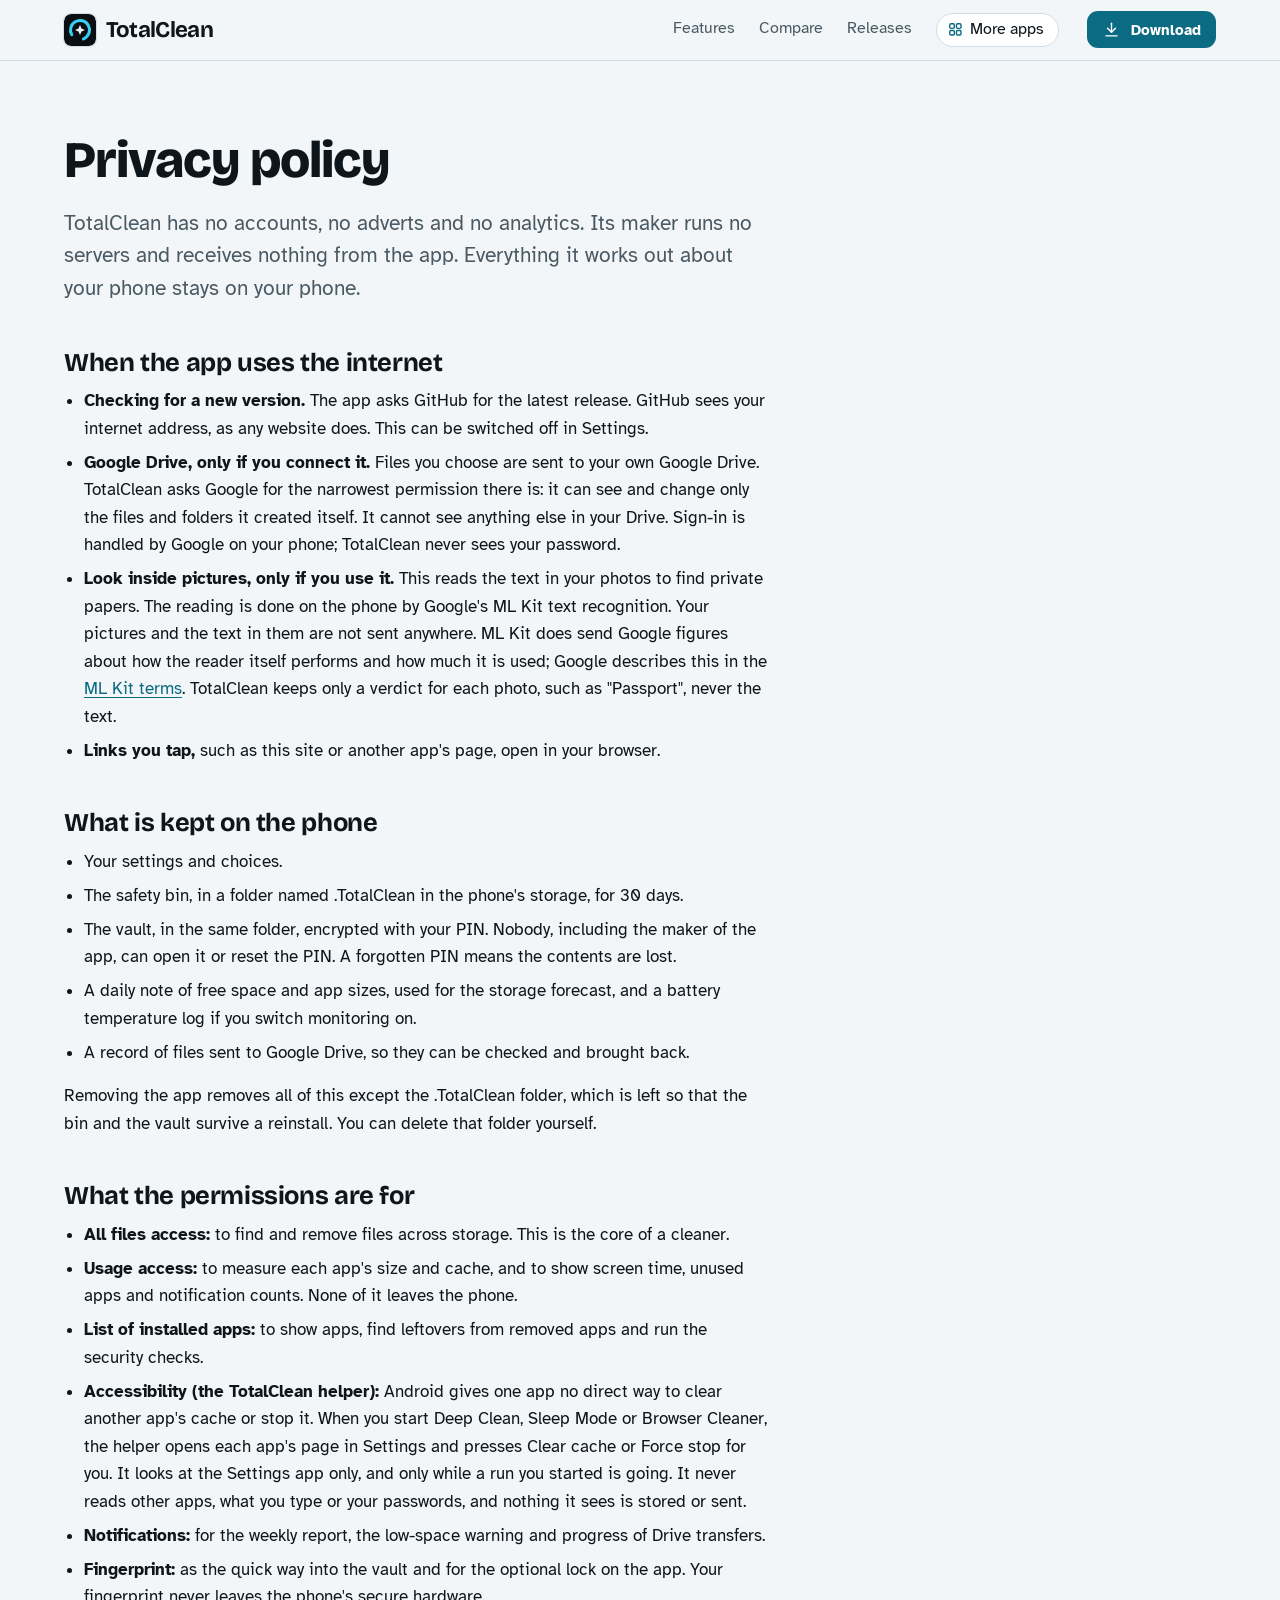
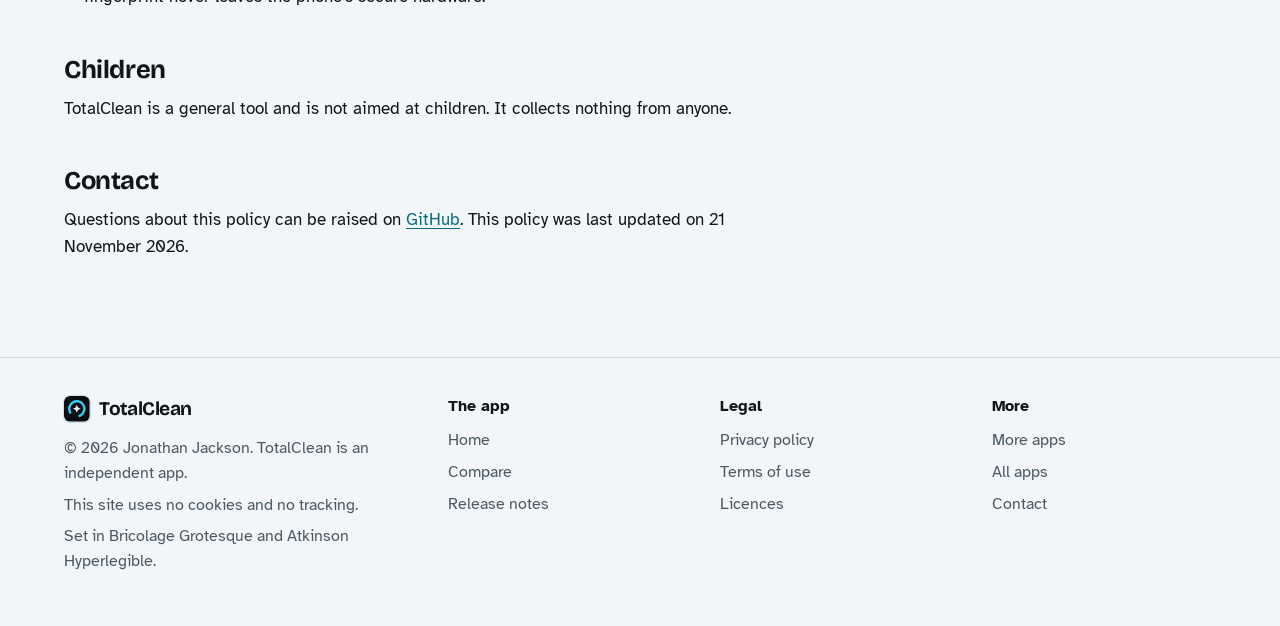
<file: privacy.html>
<!DOCTYPE html>
<html lang="en-GB">
<head>
<meta charset="utf-8">
<meta name="viewport" content="width=device-width, initial-scale=1">
<title>TotalClean privacy policy</title>
<meta name="description" content="What TotalClean does with your information: in short, it stays on your phone.">
<meta name="author" content="Jonathan Jackson">
<link rel="canonical" href="https://customgpter.github.io/totalclean/privacy.html">
<meta name="theme-color" content="#f2f6f8" media="(prefers-color-scheme: light)">
<meta name="theme-color" content="#0b0f14" media="(prefers-color-scheme: dark)">
<meta property="og:type" content="website">
<meta property="og:site_name" content="TotalClean">
<meta property="og:title" content="TotalClean privacy policy">
<meta property="og:description" content="What TotalClean does with your information: in short, it stays on your phone.">
<meta property="og:url" content="https://customgpter.github.io/totalclean/privacy.html">
<meta property="og:image" content="https://customgpter.github.io/totalclean/assets/og.png">
<meta property="og:image:width" content="1200">
<meta property="og:image:height" content="630">
<meta property="og:image:alt" content="TotalClean&#x27;s home screen showing free space and a Quick Clean button">
<meta property="og:locale" content="en_GB">
<meta name="twitter:card" content="summary_large_image">
<link rel="icon" href="./assets/favicon.svg" type="image/svg+xml">
<link rel="apple-touch-icon" href="./assets/apple-touch-icon.png">
<link rel="preload" href="./assets/fonts/bricolage-grotesque-latin.woff2" as="font" type="font/woff2" crossorigin>
<link rel="preload" href="./assets/fonts/atkinson-hyperlegible-latin-400-normal.woff2" as="font" type="font/woff2" crossorigin>
<link rel="stylesheet" href="./assets/site.css?v=1">
<link rel="stylesheet" href="./assets/house.css?v=1">
<link rel="stylesheet" href="./assets/apps-list.css?v=1">
<script src="./assets/apps-list.js?v=1" defer></script>
</head>
<body>
<a class="skip" href="#main">Skip to content</a>
<header class="masthead">
<div class="wrap">
<a class="brand" href="./" aria-label="TotalClean home"><svg viewBox="0 0 64 64" aria-hidden="true"><rect width="64" height="64" rx="14" fill="#0b0f14"/><circle cx="32" cy="32" r="19" fill="none" stroke="#35d0f2" stroke-width="6" stroke-linecap="round" stroke-dasharray="92 28" transform="rotate(-210 32 32)"/><path d="M32 22l3 7 7 3-7 3-3 7-3-7-7-3 7-3z" fill="#e9eef3"/></svg><span>TotalClean</span></a>
<nav aria-label="Main"><ul><li><a href="./#features">Features</a></li><li><a href="./compare.html">Compare</a></li><li><a href="./releases.html">Releases</a></li><li><a class="more-apps" href="./more-apps.html"><svg class="ico" viewBox="0 0 24 24" aria-hidden="true"><rect x="4" y="4" width="6.5" height="6.5" rx="1.6"/><rect x="13.5" y="4" width="6.5" height="6.5" rx="1.6"/><rect x="4" y="13.5" width="6.5" height="6.5" rx="1.6"/><rect x="13.5" y="13.5" width="6.5" height="6.5" rx="1.6"/></svg>More apps</a></li></ul></nav>
<a class="button small" href="https://github.com/CustomGPTer/totalclean/releases/latest/download/TotalClean.apk"><svg class="ico" viewBox="0 0 24 24" aria-hidden="true"><path d="M12 4v11"/><path d="M7 10.5l5 5 5-5"/><path d="M5 20h14"/></svg>Download</a>
</div>
</header>
<main id="main" class="doc">
<div class="wrap">
<div class="measure">
<h1>Privacy policy</h1>
<p class="lede">TotalClean has no accounts, no adverts and no analytics. Its maker runs no servers and receives nothing from the app. Everything it works out about your phone stays on your phone.</p>
<h2 id="when-the-app-uses-the-internet">When the app uses the internet</h2><ul>
<li><strong>Checking for a new version.</strong> The app asks GitHub for the latest release. GitHub sees your internet address, as any website does. This can be switched off in Settings.</li>
<li><strong>Google Drive, only if you connect it.</strong> Files you choose are sent to your own Google Drive. TotalClean asks Google for the narrowest permission there is: it can see and change only the files and folders it created itself. It cannot see anything else in your Drive. Sign-in is handled by Google on your phone; TotalClean never sees your password.</li>
<li><strong>Look inside pictures, only if you use it.</strong> This reads the text in your photos to find private papers. The reading is done on the phone by Google's ML Kit text recognition. Your pictures and the text in them are not sent anywhere. ML Kit does send Google figures about how the reader itself performs and how much it is used; Google describes this in the <a href="https://developers.google.com/ml-kit/terms">ML Kit terms</a>. TotalClean keeps only a verdict for each photo, such as "Passport", never the text.</li>
<li><strong>Links you tap,</strong> such as this site or another app's page, open in your browser.</li>
</ul><h2 id="what-is-kept-on-the-phone">What is kept on the phone</h2><ul>
<li>Your settings and choices.</li>
<li>The safety bin, in a folder named .TotalClean in the phone's storage, for 30 days.</li>
<li>The vault, in the same folder, encrypted with your PIN. Nobody, including the maker of the app, can open it or reset the PIN. A forgotten PIN means the contents are lost.</li>
<li>A daily note of free space and app sizes, used for the storage forecast, and a battery temperature log if you switch monitoring on.</li>
<li>A record of files sent to Google Drive, so they can be checked and brought back.</li>
</ul>
<p>Removing the app removes all of this except the .TotalClean folder, which is left so that the bin and the vault survive a reinstall. You can delete that folder yourself.</p><h2 id="what-the-permissions-are-for">What the permissions are for</h2><ul>
<li><strong>All files access:</strong> to find and remove files across storage. This is the core of a cleaner.</li>
<li><strong>Usage access:</strong> to measure each app's size and cache, and to show screen time, unused apps and notification counts. None of it leaves the phone.</li>
<li><strong>List of installed apps:</strong> to show apps, find leftovers from removed apps and run the security checks.</li>
<li><strong>Accessibility (the TotalClean helper):</strong> Android gives one app no direct way to clear another app's cache or stop it. When you start Deep Clean, Sleep Mode or Browser Cleaner, the helper opens each app's page in Settings and presses Clear cache or Force stop for you. It looks at the Settings app only, and only while a run you started is going. It never reads other apps, what you type or your passwords, and nothing it sees is stored or sent.</li>
<li><strong>Notifications:</strong> for the weekly report, the low-space warning and progress of Drive transfers.</li>
<li><strong>Fingerprint:</strong> as the quick way into the vault and for the optional lock on the app. Your fingerprint never leaves the phone's secure hardware.</li>
</ul><h2 id="children">Children</h2><p>TotalClean is a general tool and is not aimed at children. It collects nothing from anyone.</p>
<h2 id="contact">Contact</h2>
<p>Questions about this policy can be raised on <a href="https://github.com/CustomGPTer/totalclean/issues">GitHub</a>. This policy was last updated on 21 November 2026.</p>
</div>
</div>
</main>
<footer class="colophon">
<div class="wrap">
<div>
<a class="brand" href="./" aria-label="TotalClean home"><svg viewBox="0 0 64 64" aria-hidden="true"><rect width="64" height="64" rx="14" fill="#0b0f14"/><circle cx="32" cy="32" r="19" fill="none" stroke="#35d0f2" stroke-width="6" stroke-linecap="round" stroke-dasharray="92 28" transform="rotate(-210 32 32)"/><path d="M32 22l3 7 7 3-7 3-3 7-3-7-7-3 7-3z" fill="#e9eef3"/></svg><span>TotalClean</span></a>
<p>&copy; 2026 Jonathan Jackson. TotalClean is an independent app.</p>
<p>This site uses no cookies and no tracking.</p>
<p>Set in Bricolage Grotesque and Atkinson Hyperlegible.</p>
</div>
<nav aria-label="The app"><h2>The app</h2><ul>
<li><a href="./">Home</a></li>
<li><a href="./compare.html">Compare</a></li>
<li><a href="./releases.html">Release notes</a></li>

</ul></nav>
<nav aria-label="Legal"><h2>Legal</h2><ul>
<li><a href="./privacy.html">Privacy policy</a></li>
<li><a href="./terms.html">Terms of use</a></li>
<li><a href="./licences.html">Licences</a></li>
</ul></nav>
<nav aria-label="More"><h2>More</h2><ul>
<li><a href="./more-apps.html">More apps</a></li>
<li><a href="https://customgpter.github.io/">All apps</a></li>
<li><a href="https://github.com/CustomGPTer/totalclean/issues">Contact</a></li>
</ul></nav>
</div>
</footer>
</body>
</html>
</file>
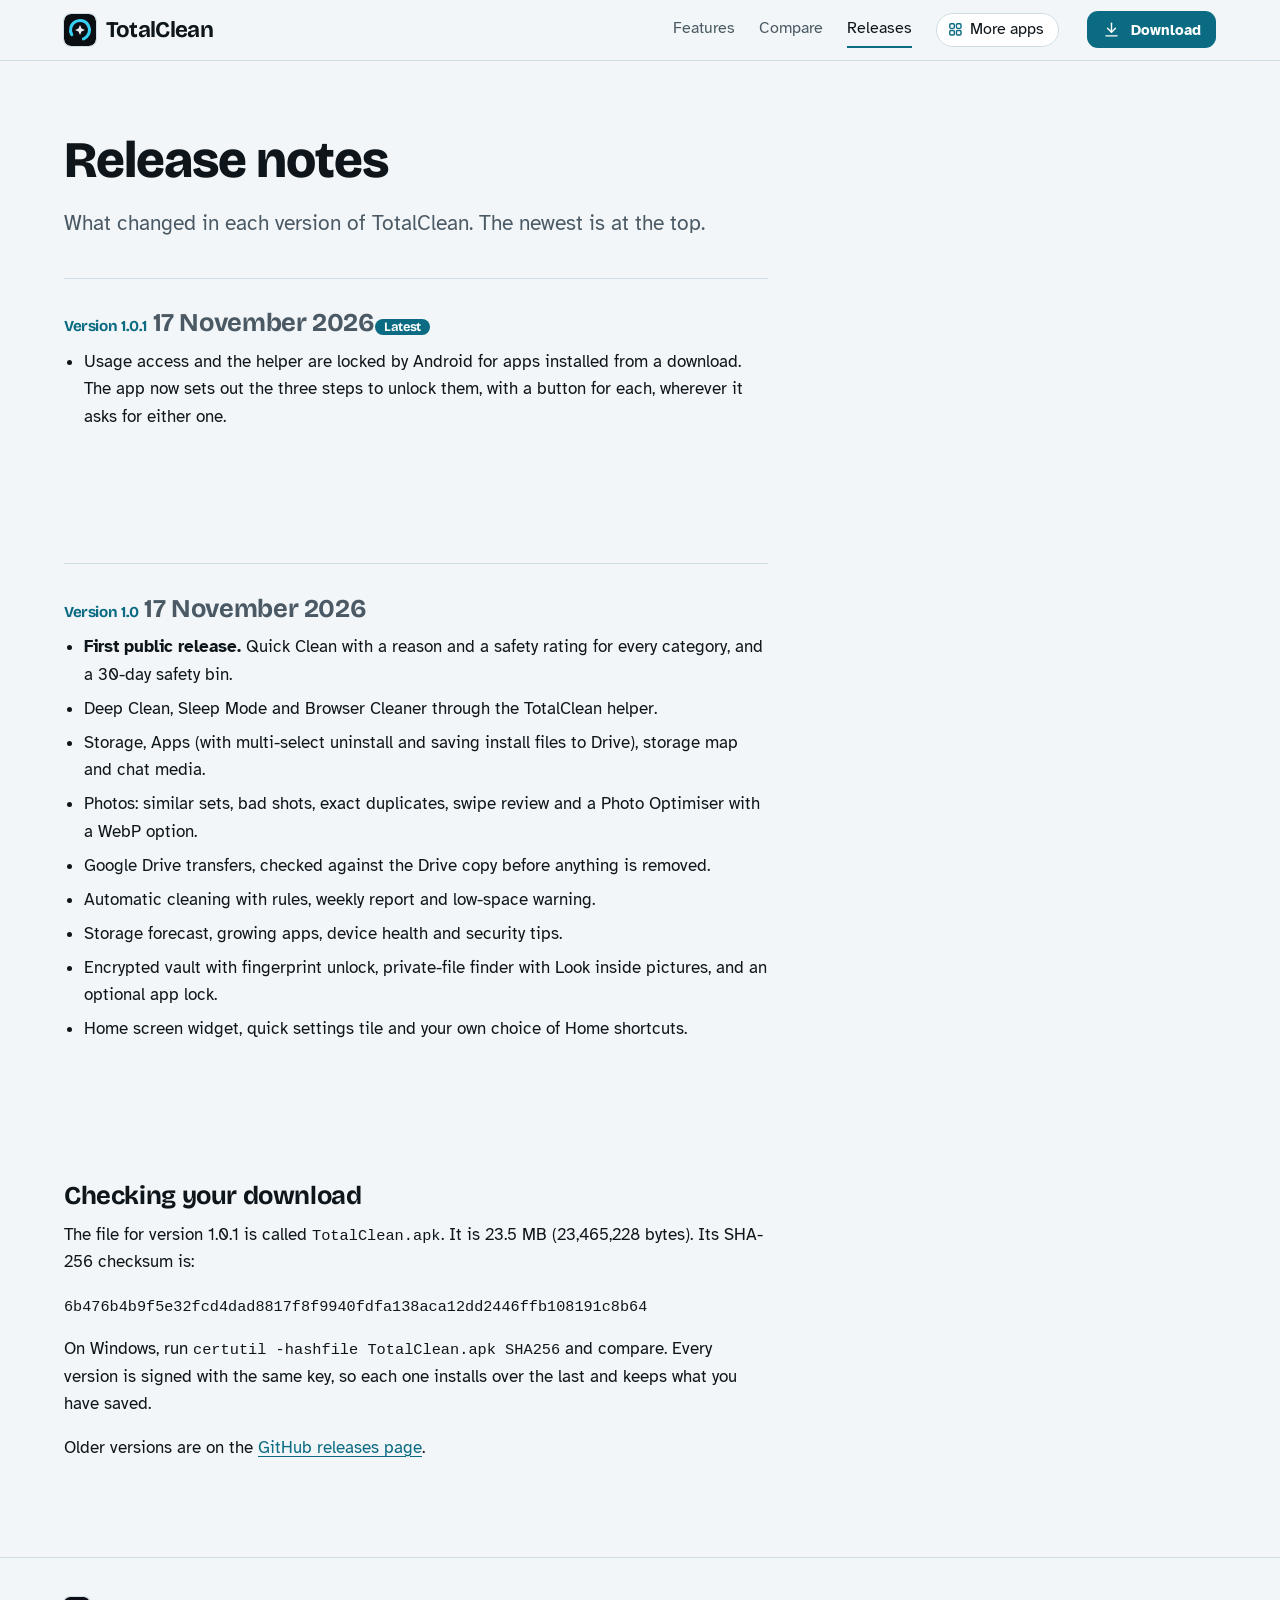
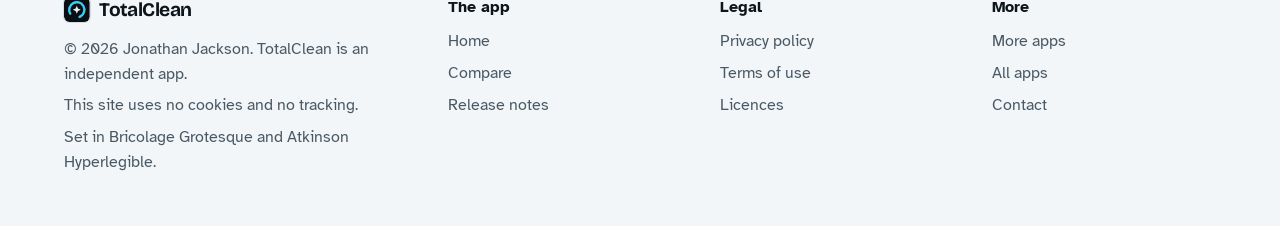
<file: releases.html>
<!DOCTYPE html>
<html lang="en-GB">
<head>
<meta charset="utf-8">
<meta name="viewport" content="width=device-width, initial-scale=1">
<title>TotalClean release notes</title>
<meta name="description" content="What changed in each version of TotalClean, with the file size and checksum to check your download.">
<meta name="author" content="Jonathan Jackson">
<link rel="canonical" href="https://customgpter.github.io/totalclean/releases.html">
<meta name="theme-color" content="#f2f6f8" media="(prefers-color-scheme: light)">
<meta name="theme-color" content="#0b0f14" media="(prefers-color-scheme: dark)">
<meta property="og:type" content="website">
<meta property="og:site_name" content="TotalClean">
<meta property="og:title" content="TotalClean release notes">
<meta property="og:description" content="What changed in each version of TotalClean, with the file size and checksum to check your download.">
<meta property="og:url" content="https://customgpter.github.io/totalclean/releases.html">
<meta property="og:image" content="https://customgpter.github.io/totalclean/assets/og.png">
<meta property="og:image:width" content="1200">
<meta property="og:image:height" content="630">
<meta property="og:image:alt" content="TotalClean&#x27;s home screen showing free space and a Quick Clean button">
<meta property="og:locale" content="en_GB">
<meta name="twitter:card" content="summary_large_image">
<link rel="icon" href="./assets/favicon.svg" type="image/svg+xml">
<link rel="apple-touch-icon" href="./assets/apple-touch-icon.png">
<link rel="preload" href="./assets/fonts/bricolage-grotesque-latin.woff2" as="font" type="font/woff2" crossorigin>
<link rel="preload" href="./assets/fonts/atkinson-hyperlegible-latin-400-normal.woff2" as="font" type="font/woff2" crossorigin>
<link rel="stylesheet" href="./assets/site.css?v=1">
<link rel="stylesheet" href="./assets/house.css?v=1">
<link rel="stylesheet" href="./assets/apps-list.css?v=1">
<script src="./assets/apps-list.js?v=1" defer></script>
</head>
<body>
<a class="skip" href="#main">Skip to content</a>
<header class="masthead">
<div class="wrap">
<a class="brand" href="./" aria-label="TotalClean home"><svg viewBox="0 0 64 64" aria-hidden="true"><rect width="64" height="64" rx="14" fill="#0b0f14"/><circle cx="32" cy="32" r="19" fill="none" stroke="#35d0f2" stroke-width="6" stroke-linecap="round" stroke-dasharray="92 28" transform="rotate(-210 32 32)"/><path d="M32 22l3 7 7 3-7 3-3 7-3-7-7-3 7-3z" fill="#e9eef3"/></svg><span>TotalClean</span></a>
<nav aria-label="Main"><ul><li><a href="./#features">Features</a></li><li><a href="./compare.html">Compare</a></li><li><a href="./releases.html" aria-current="page">Releases</a></li><li><a class="more-apps" href="./more-apps.html"><svg class="ico" viewBox="0 0 24 24" aria-hidden="true"><rect x="4" y="4" width="6.5" height="6.5" rx="1.6"/><rect x="13.5" y="4" width="6.5" height="6.5" rx="1.6"/><rect x="4" y="13.5" width="6.5" height="6.5" rx="1.6"/><rect x="13.5" y="13.5" width="6.5" height="6.5" rx="1.6"/></svg>More apps</a></li></ul></nav>
<a class="button small" href="https://github.com/CustomGPTer/totalclean/releases/latest/download/TotalClean.apk"><svg class="ico" viewBox="0 0 24 24" aria-hidden="true"><path d="M12 4v11"/><path d="M7 10.5l5 5 5-5"/><path d="M5 20h14"/></svg>Download</a>
</div>
</header>
<main id="main" class="doc">
<div class="wrap">
<div class="measure">
<h1>Release notes</h1>
<p class="lede">What changed in each version of TotalClean. The newest is at the top.</p>
<section class="release" id="v1.0.1"><h2><span class="ver">Version 1.0.1</span> <span class="when">17 November 2026</span><span class="tag">Latest</span></h2><ul><li>Usage access and the helper are locked by Android for apps installed from a download. The app now sets out the three steps to unlock them, with a button for each, wherever it asks for either one.</li></ul></section>
<section class="release" id="v1.0"><h2><span class="ver">Version 1.0</span> <span class="when">17 November 2026</span></h2><ul><li><b>First public release.</b> Quick Clean with a reason and a safety rating for every category, and a 30-day safety bin.</li><li>Deep Clean, Sleep Mode and Browser Cleaner through the TotalClean helper.</li><li>Storage, Apps (with multi-select uninstall and saving install files to Drive), storage map and chat media.</li><li>Photos: similar sets, bad shots, exact duplicates, swipe review and a Photo Optimiser with a WebP option.</li><li>Google Drive transfers, checked against the Drive copy before anything is removed.</li><li>Automatic cleaning with rules, weekly report and low-space warning.</li><li>Storage forecast, growing apps, device health and security tips.</li><li>Encrypted vault with fingerprint unlock, private-file finder with Look inside pictures, and an optional app lock.</li><li>Home screen widget, quick settings tile and your own choice of Home shortcuts.</li></ul></section>
<h2 id="checking">Checking your download</h2>
<p>The file for version 1.0.1 is called <code>TotalClean.apk</code>. It is 23.5 MB (23,465,228 bytes). Its SHA-256 checksum is:</p>
<p><code class="sum">6b476b4b9f5e32fcd4dad8817f8f9940fdfa138aca12dd2446ffb108191c8b64</code></p>
<p>On Windows, run <code>certutil -hashfile TotalClean.apk SHA256</code> and compare. Every version is signed with the same key, so each one installs over the last and keeps what you have saved.</p>
<p>Older versions are on the <a href="https://github.com/CustomGPTer/totalclean/releases">GitHub releases page</a>.</p>
</div>
</div>
</main>
<footer class="colophon">
<div class="wrap">
<div>
<a class="brand" href="./" aria-label="TotalClean home"><svg viewBox="0 0 64 64" aria-hidden="true"><rect width="64" height="64" rx="14" fill="#0b0f14"/><circle cx="32" cy="32" r="19" fill="none" stroke="#35d0f2" stroke-width="6" stroke-linecap="round" stroke-dasharray="92 28" transform="rotate(-210 32 32)"/><path d="M32 22l3 7 7 3-7 3-3 7-3-7-7-3 7-3z" fill="#e9eef3"/></svg><span>TotalClean</span></a>
<p>&copy; 2026 Jonathan Jackson. TotalClean is an independent app.</p>
<p>This site uses no cookies and no tracking.</p>
<p>Set in Bricolage Grotesque and Atkinson Hyperlegible.</p>
</div>
<nav aria-label="The app"><h2>The app</h2><ul>
<li><a href="./">Home</a></li>
<li><a href="./compare.html">Compare</a></li>
<li><a href="./releases.html">Release notes</a></li>

</ul></nav>
<nav aria-label="Legal"><h2>Legal</h2><ul>
<li><a href="./privacy.html">Privacy policy</a></li>
<li><a href="./terms.html">Terms of use</a></li>
<li><a href="./licences.html">Licences</a></li>
</ul></nav>
<nav aria-label="More"><h2>More</h2><ul>
<li><a href="./more-apps.html">More apps</a></li>
<li><a href="https://customgpter.github.io/">All apps</a></li>
<li><a href="https://github.com/CustomGPTer/totalclean/issues">Contact</a></li>
</ul></nav>
</div>
</footer>
</body>
</html>
</file>
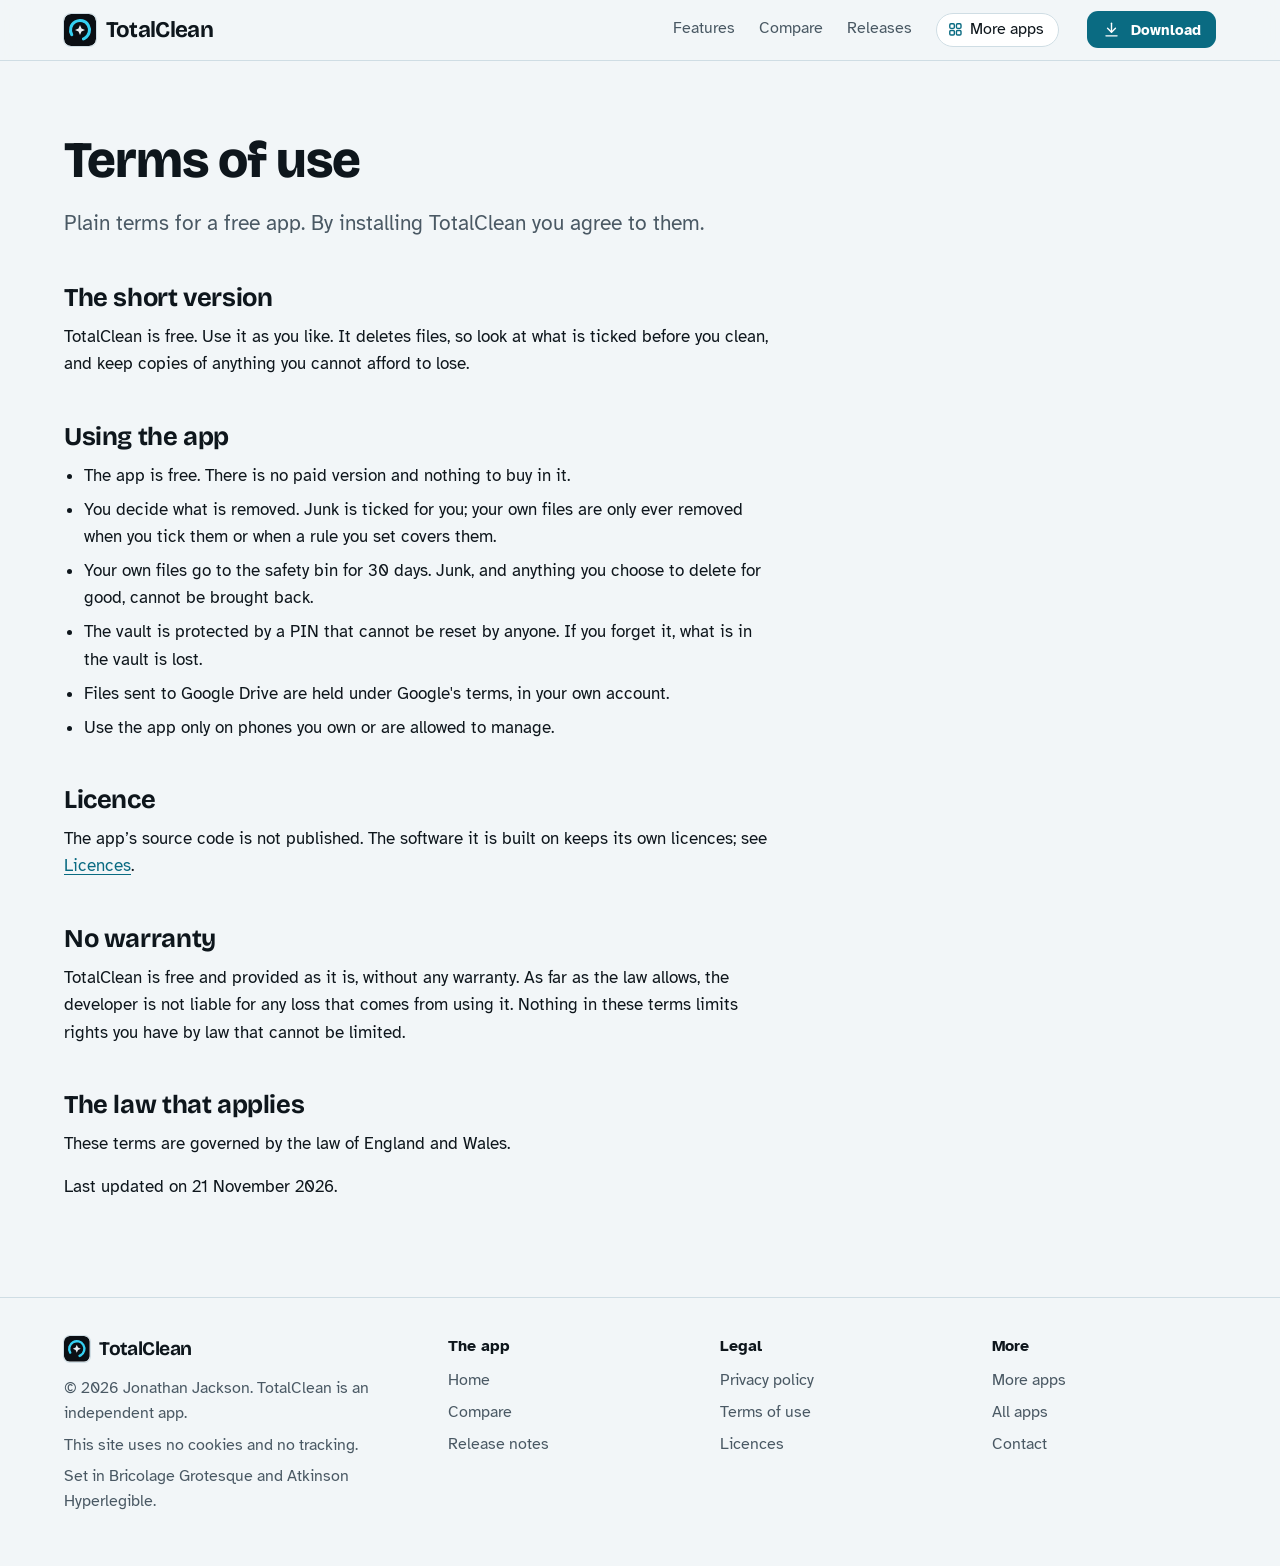
<file: terms.html>
<!DOCTYPE html>
<html lang="en-GB">
<head>
<meta charset="utf-8">
<meta name="viewport" content="width=device-width, initial-scale=1">
<title>TotalClean terms of use</title>
<meta name="description" content="The terms for using TotalClean.">
<meta name="author" content="Jonathan Jackson">
<link rel="canonical" href="https://customgpter.github.io/totalclean/terms.html">
<meta name="theme-color" content="#f2f6f8" media="(prefers-color-scheme: light)">
<meta name="theme-color" content="#0b0f14" media="(prefers-color-scheme: dark)">
<meta property="og:type" content="website">
<meta property="og:site_name" content="TotalClean">
<meta property="og:title" content="TotalClean terms of use">
<meta property="og:description" content="The terms for using TotalClean.">
<meta property="og:url" content="https://customgpter.github.io/totalclean/terms.html">
<meta property="og:image" content="https://customgpter.github.io/totalclean/assets/og.png">
<meta property="og:image:width" content="1200">
<meta property="og:image:height" content="630">
<meta property="og:image:alt" content="TotalClean&#x27;s home screen showing free space and a Quick Clean button">
<meta property="og:locale" content="en_GB">
<meta name="twitter:card" content="summary_large_image">
<link rel="icon" href="./assets/favicon.svg" type="image/svg+xml">
<link rel="apple-touch-icon" href="./assets/apple-touch-icon.png">
<link rel="preload" href="./assets/fonts/bricolage-grotesque-latin.woff2" as="font" type="font/woff2" crossorigin>
<link rel="preload" href="./assets/fonts/atkinson-hyperlegible-latin-400-normal.woff2" as="font" type="font/woff2" crossorigin>
<link rel="stylesheet" href="./assets/site.css?v=1">
<link rel="stylesheet" href="./assets/house.css?v=1">
<link rel="stylesheet" href="./assets/apps-list.css?v=1">
<script src="./assets/apps-list.js?v=1" defer></script>
</head>
<body>
<a class="skip" href="#main">Skip to content</a>
<header class="masthead">
<div class="wrap">
<a class="brand" href="./" aria-label="TotalClean home"><svg viewBox="0 0 64 64" aria-hidden="true"><rect width="64" height="64" rx="14" fill="#0b0f14"/><circle cx="32" cy="32" r="19" fill="none" stroke="#35d0f2" stroke-width="6" stroke-linecap="round" stroke-dasharray="92 28" transform="rotate(-210 32 32)"/><path d="M32 22l3 7 7 3-7 3-3 7-3-7-7-3 7-3z" fill="#e9eef3"/></svg><span>TotalClean</span></a>
<nav aria-label="Main"><ul><li><a href="./#features">Features</a></li><li><a href="./compare.html">Compare</a></li><li><a href="./releases.html">Releases</a></li><li><a class="more-apps" href="./more-apps.html"><svg class="ico" viewBox="0 0 24 24" aria-hidden="true"><rect x="4" y="4" width="6.5" height="6.5" rx="1.6"/><rect x="13.5" y="4" width="6.5" height="6.5" rx="1.6"/><rect x="4" y="13.5" width="6.5" height="6.5" rx="1.6"/><rect x="13.5" y="13.5" width="6.5" height="6.5" rx="1.6"/></svg>More apps</a></li></ul></nav>
<a class="button small" href="https://github.com/CustomGPTer/totalclean/releases/latest/download/TotalClean.apk"><svg class="ico" viewBox="0 0 24 24" aria-hidden="true"><path d="M12 4v11"/><path d="M7 10.5l5 5 5-5"/><path d="M5 20h14"/></svg>Download</a>
</div>
</header>
<main id="main" class="doc">
<div class="wrap">
<div class="measure">
<h1>Terms of use</h1>
<p class="lede">Plain terms for a free app. By installing TotalClean you agree to them.</p>
<h2 id="short">The short version</h2><p>TotalClean is free. Use it as you like. It deletes files, so look at what is ticked before you clean, and keep copies of anything you cannot afford to lose.</p><h2 id="using-the-app">Using the app</h2><ul>
<li>The app is free. There is no paid version and nothing to buy in it.</li>
<li>You decide what is removed. Junk is ticked for you; your own files are only ever removed when you tick them or when a rule you set covers them.</li>
<li>Your own files go to the safety bin for 30 days. Junk, and anything you choose to delete for good, cannot be brought back.</li>
<li>The vault is protected by a PIN that cannot be reset by anyone. If you forget it, what is in the vault is lost.</li>
<li>Files sent to Google Drive are held under Google's terms, in your own account.</li>
<li>Use the app only on phones you own or are allowed to manage.</li>
</ul><h2 id="licence">Licence</h2><p>The app&rsquo;s source code is not published. The software it is built on keeps its own licences; see <a href="licences.html">Licences</a>.</p>
<h2 id="no-warranty">No warranty</h2>
<p>TotalClean is free and provided as it is, without any warranty. As far as the law allows, the developer is not liable for any loss that comes from using it. Nothing in these terms limits rights you have by law that cannot be limited.</p>
<h2 id="governing">The law that applies</h2>
<p>These terms are governed by the law of England and Wales.</p>
<p>Last updated on 21 November 2026.</p>
</div>
</div>
</main>
<footer class="colophon">
<div class="wrap">
<div>
<a class="brand" href="./" aria-label="TotalClean home"><svg viewBox="0 0 64 64" aria-hidden="true"><rect width="64" height="64" rx="14" fill="#0b0f14"/><circle cx="32" cy="32" r="19" fill="none" stroke="#35d0f2" stroke-width="6" stroke-linecap="round" stroke-dasharray="92 28" transform="rotate(-210 32 32)"/><path d="M32 22l3 7 7 3-7 3-3 7-3-7-7-3 7-3z" fill="#e9eef3"/></svg><span>TotalClean</span></a>
<p>&copy; 2026 Jonathan Jackson. TotalClean is an independent app.</p>
<p>This site uses no cookies and no tracking.</p>
<p>Set in Bricolage Grotesque and Atkinson Hyperlegible.</p>
</div>
<nav aria-label="The app"><h2>The app</h2><ul>
<li><a href="./">Home</a></li>
<li><a href="./compare.html">Compare</a></li>
<li><a href="./releases.html">Release notes</a></li>

</ul></nav>
<nav aria-label="Legal"><h2>Legal</h2><ul>
<li><a href="./privacy.html">Privacy policy</a></li>
<li><a href="./terms.html">Terms of use</a></li>
<li><a href="./licences.html">Licences</a></li>
</ul></nav>
<nav aria-label="More"><h2>More</h2><ul>
<li><a href="./more-apps.html">More apps</a></li>
<li><a href="https://customgpter.github.io/">All apps</a></li>
<li><a href="https://github.com/CustomGPTer/totalclean/issues">Contact</a></li>
</ul></nav>
</div>
</footer>
</body>
</html>
</file>
<file: assets/site.css>
@font-face{font-family:"Bricolage Grotesque";src:url("fonts/bricolage-grotesque-latin.woff2") format("woff2");font-weight:200 800;font-style:normal;font-display:swap}
@font-face{font-family:"Atkinson Hyperlegible";src:url("fonts/atkinson-hyperlegible-latin-400-normal.woff2") format("woff2");font-weight:400;font-style:normal;font-display:swap}
@font-face{font-family:"Atkinson Hyperlegible";src:url("fonts/atkinson-hyperlegible-latin-700-normal.woff2") format("woff2");font-weight:700;font-style:normal;font-display:swap}

/* Daylight page, night-time camera. The lamp colour is kept for the one thing to press and for what the camera has seen. */
:root{
  --page:#f2f5f9; --panel:#ffffff; --raised:#e8edf3; --ink:#0d1a2b; --soft:#465468; --rule:#d2dae4;
  --accent:#0a6a55; --accent-ink:#ffffff; --warn:#8a5200; --rec:#d3302f;
  --lamp:#ffb347; --lamp-ink:#231400; --lamp-text:#8a5200;
  --night:#09111e; --night-2:#111d30; --night-3:#1a2a43; --night-ink:#eaf0f8; --night-soft:#9fb0c7; --night-rule:#24364f; --iris:#55d6ab;
  --display:"Bricolage Grotesque","Atkinson Hyperlegible",system-ui,sans-serif;
  --sans:"Atkinson Hyperlegible",system-ui,-apple-system,"Segoe UI",Roboto,sans-serif;
  --mono:ui-monospace,SFMono-Regular,Menlo,Consolas,"Liberation Mono",monospace;
  color-scheme:light dark;
}
@media (prefers-color-scheme:dark){
  :root{--page:#0a111b; --panel:#111a27; --raised:#182434; --ink:#e9eef5; --soft:#a0aec0; --rule:#243247;
    --accent:#55d6ab; --accent-ink:#00281d; --warn:#ffb347; --rec:#ff6163; --lamp-text:#ffb347}
}

*,*::before,*::after{box-sizing:border-box}
html{-webkit-text-size-adjust:100%;scroll-behavior:smooth;scroll-padding-top:5.5rem}
@media (prefers-reduced-motion:reduce){html{scroll-behavior:auto}}
body{margin:0;background:var(--page);color:var(--ink);font:400 1.0625rem/1.62 var(--sans);text-rendering:optimizeLegibility;-webkit-font-smoothing:antialiased}
img,svg{max-width:100%;display:block}
a{color:var(--accent);text-decoration-thickness:.07em;text-underline-offset:.2em}
a:hover{text-decoration-thickness:.13em}
:focus-visible{outline:3px solid var(--lamp);outline-offset:3px;border-radius:6px}
code{font:.9em/1 var(--mono);overflow-wrap:anywhere}
h1,h2,h3{font-family:var(--display);font-weight:700;letter-spacing:-.015em;line-height:1.08;margin:0;text-wrap:balance}
p{margin:0 0 1rem}
.skip{position:absolute;left:-999px;top:0;background:var(--ink);color:var(--page);padding:.6rem 1rem;z-index:30;border-radius:0 0 8px 0}
.skip:focus{left:0}
.sr{position:absolute;width:1px;height:1px;overflow:hidden;clip-path:inset(50%);white-space:nowrap}
.wrap{width:min(72rem,100% - 2.5rem);margin-inline:auto}
.measure{max-width:44rem}
.ico{width:1.25em;height:1.25em;flex:none;fill:none;stroke:currentColor;stroke-width:1.75;stroke-linecap:round;stroke-linejoin:round}

/* ---------- masthead */
.masthead{position:sticky;top:0;z-index:20;background:color-mix(in srgb,var(--page) 88%,transparent);-webkit-backdrop-filter:blur(14px) saturate(1.3);backdrop-filter:blur(14px) saturate(1.3);border-bottom:1px solid var(--rule)}
.masthead .wrap{display:flex;flex-wrap:wrap;align-items:center;gap:.35rem 1.75rem;padding-block:.7rem}
.brand{display:inline-flex;align-items:center;gap:.6rem;font:700 1.4rem/1 var(--display);letter-spacing:-.03em;color:var(--ink);text-decoration:none;margin-right:auto}
.brand svg{width:2rem;height:2rem;flex:none;border-radius:.5rem;box-shadow:0 0 0 1px var(--rule)}
.masthead nav ul{display:flex;flex-wrap:wrap;align-items:center;gap:.15rem 1.5rem;list-style:none;margin:0;padding:0;font-size:1rem;line-height:1.3}
.masthead nav a{display:inline-flex;align-items:center;gap:.4rem;color:var(--soft);text-decoration:none;padding-block:.45rem;border-bottom:2px solid transparent}
.masthead nav a:hover{color:var(--ink)}
.masthead nav a[aria-current="page"]{color:var(--ink);border-bottom-color:var(--lamp)}
.masthead nav a.more-apps{color:var(--ink);border:1px solid var(--rule);border-radius:999px;padding:.34rem .85rem .34rem .65rem;background:var(--panel)}
.masthead nav a.more-apps .ico{width:1.05em;height:1.05em;color:var(--accent);stroke-width:2}
.masthead nav a.more-apps:hover,.masthead nav a.more-apps[aria-current="page"]{border-color:var(--accent)}
.button{display:inline-flex;align-items:center;gap:.6rem;background:var(--lamp);color:var(--lamp-ink);font:700 1.08rem/1.2 var(--sans);text-decoration:none;padding:.95rem 1.5rem;border-radius:14px;box-shadow:0 1px 0 rgba(255,255,255,.45) inset,0 12px 24px -14px rgba(138,82,0,.9)}
.button:hover{background:#ffc56e}
.button:active{transform:translateY(1px)}
.button.small{font-size:.95rem;padding:.55rem .95rem;border-radius:11px;box-shadow:none}
.button.quiet{background:none;box-shadow:none;border:1px solid var(--rule);color:var(--ink)}
.button.quiet:hover{border-color:var(--ink);background:none}
@media (max-width:52rem){
  .masthead nav{order:3;flex:1 0 100%}
  .masthead nav ul{gap:.1rem .85rem;font-size:.95rem}
  .masthead nav .wide{display:none}
}
@media (max-width:24rem){.masthead nav a.more-apps .ico{display:none}.masthead nav a.more-apps{padding-inline:.7rem}}

/* ---------- hero */
.hero{padding-block:clamp(2.2rem,6vw,4.75rem) clamp(2.5rem,6vw,4.5rem);overflow:hidden}
.hero-grid{display:grid;gap:clamp(2.25rem,5vw,4rem);align-items:center}
@media (min-width:62rem){.hero-grid{grid-template-columns:minmax(0,11fr) minmax(0,10fr)}}
.hero h1{font-size:clamp(2.6rem,6vw,4.25rem);font-weight:800;line-height:1;letter-spacing:-.022em;margin-bottom:1.5rem}
.lede{font-size:clamp(1.14rem,2vw,1.3rem);line-height:1.55;color:var(--soft);margin:0 0 1rem;max-width:34rem}
.get{display:flex;flex-wrap:wrap;align-items:center;gap:.9rem 1.5rem;margin:1.8rem 0 1.1rem}
.get .aside{font-weight:700;color:var(--ink)}
.facts{font-size:.98rem;line-height:1.5;color:var(--soft);margin:0 0 .5rem;max-width:36rem}
.pills{display:flex;flex-wrap:wrap;gap:.45rem;list-style:none;margin:0 0 1rem;padding:0;font-size:.95rem}
.pills li{border:1px solid var(--rule);border-radius:999px;padding:.22rem .8rem;background:var(--panel);color:var(--soft)}

/* the monitor: the camera's view, the day beneath it, and the alert it sends */
.monitor{position:relative;max-width:36rem;margin-inline:auto;width:100%;padding-bottom:3.1rem}
@media (min-width:62rem){.monitor{margin-inline:auto 0}}
.screen{position:relative;background:var(--night);border-radius:22px;padding:.6rem;box-shadow:0 0 0 1px var(--night-rule),0 30px 60px -30px rgba(9,17,30,.75)}
.cam{position:relative;border-radius:15px;overflow:hidden;aspect-ratio:16/10;background:#0b1626}
.cam svg{width:100%;height:100%}
.cam text{font:700 15px var(--sans);fill:#231400}
.hud{position:absolute;display:inline-flex;align-items:center;gap:.4rem;font:700 .76rem/1 var(--sans);color:var(--night-ink);background:rgba(6,12,22,.62);border-radius:999px;padding:.38rem .65rem;letter-spacing:.01em}
.hud i{width:.5rem;height:.5rem;border-radius:50%;background:var(--iris)}
.hud.watching{left:.7rem;top:.7rem}
.hud.rec{right:.7rem;top:.7rem}
.hud.rec i{background:#ff5a5c}
.hud.stamp{left:.7rem;bottom:.7rem;font:400 .74rem/1 var(--mono);border-radius:6px;color:#d5deea}
.hud.place{right:.7rem;bottom:.7rem;border-radius:6px;font-weight:400;color:#d5deea}
.day{padding:.85rem .55rem 2rem;color:var(--night-soft);font-size:.8rem;line-height:1.2}
.day-head{display:flex;justify-content:space-between;margin-bottom:.6rem}
.day-head b{color:var(--night-ink)}
.track{position:relative;height:1.5rem;border-radius:7px;background:repeating-linear-gradient(90deg,var(--night-3) 0 1px,transparent 1px calc(100% / 24)),var(--night-2);box-shadow:inset 0 0 0 1px var(--night-rule)}
.ev{position:absolute;top:3px;bottom:3px;width:max(5px,1.1%);border-radius:3px;background:var(--iris);left:var(--at)}
.ev.seen{background:var(--lamp)}
.now{position:absolute;top:-4px;bottom:-4px;left:var(--at);width:2px;background:var(--night-ink);border-radius:2px}
.hours{display:flex;justify-content:space-between;margin-top:.4rem;font-size:.72rem}
.alert{position:absolute;right:-.4rem;bottom:0;display:flex;align-items:center;gap:.75rem;width:min(19rem,88%);background:var(--panel);color:var(--ink);border:1px solid var(--rule);border-radius:16px;padding:.65rem .8rem;box-shadow:0 18px 36px -18px rgba(9,17,30,.55)}
.alert .thumb{flex:none;width:3.1rem;height:3.1rem;border-radius:10px;background:linear-gradient(160deg,#16263d,#0b1626);position:relative;overflow:hidden}
.alert .thumb::before{content:"";position:absolute;left:50%;bottom:0;width:38%;height:62%;translate:-50% 0;border-radius:40% 40% 0 0;background:#6f86a6}
.alert .thumb::after{content:"";position:absolute;left:50%;top:14%;width:26%;aspect-ratio:1;translate:-50% 0;border-radius:50%;background:#8ea4c2}
.alert b{display:block;font-size:.98rem;line-height:1.25}
.alert span{display:block;font-size:.86rem;color:var(--soft);line-height:1.3}
.alert .dot{flex:none;width:.6rem;height:.6rem;border-radius:50%;background:var(--lamp);margin-left:auto;box-shadow:0 0 0 4px color-mix(in srgb,var(--lamp) 25%,transparent)}
@media (max-width:26rem){.alert{right:0}}
@media (prefers-reduced-motion:no-preference){
  .cam .spill{animation:vg-in .9s ease-out .25s both}
  .cam .who{animation:vg-step .9s cubic-bezier(.2,.8,.25,1) .9s both}
  .cam .mark{animation:vg-lock .45s cubic-bezier(.3,1.4,.5,1) 1.7s both;transform-box:fill-box;transform-origin:center}
  .hud.rec{animation:vg-in .3s ease-out 2.05s both}
  .hud.rec i{animation:vg-blink 1.2s steps(2,jump-none) 2.3s 4}
  .ev.seen,.now{animation:vg-pop .4s cubic-bezier(.3,1.5,.5,1) 2.4s both}
  .alert{animation:vg-rise .6s cubic-bezier(.2,.8,.25,1) 2.9s both}
  @keyframes vg-in{from{opacity:0}to{opacity:1}}
  @keyframes vg-step{from{opacity:0;transform:translateX(18px)}to{opacity:1;transform:none}}
  @keyframes vg-lock{from{opacity:0;transform:scale(1.12)}to{opacity:1;transform:none}}
  @keyframes vg-blink{from{opacity:1}to{opacity:.25}}
  @keyframes vg-pop{from{opacity:0;transform:scaleY(.2)}to{opacity:1;transform:none}}
  @keyframes vg-rise{from{opacity:0;transform:translateY(14px)}to{opacity:1;transform:none}}
}

/* ---------- sections */
section{padding-block:clamp(3rem,7vw,5.5rem)}
section + section{border-top:1px solid var(--rule)}
h2{font-size:clamp(1.8rem,3.6vw,2.6rem);margin-bottom:.9rem}
h3{font:700 1.1rem/1.3 var(--sans);letter-spacing:0;margin:0 0 .3rem}
.intro{color:var(--soft);max-width:40rem;margin-bottom:2.2rem;font-size:1.1rem}

.promises{padding-block:0;border-block:1px solid var(--rule);background:var(--panel)}
.promises ul{list-style:none;margin:0;padding:0;display:grid;grid-template-columns:repeat(auto-fit,minmax(min(100%,14rem),1fr))}
.promises li{display:flex;gap:.8rem;align-items:flex-start;padding:1.4rem 1.5rem 1.4rem 0}
.promises .ico{width:1.6rem;height:1.6rem;color:var(--accent);margin-top:.1rem}
.promises b{display:block;line-height:1.3}
.promises span{color:var(--soft);font-size:.96rem;line-height:1.45;display:block}
.hero + .promises{border-top:1px solid var(--rule)}

.steps{list-style:none;counter-reset:s;margin:0;padding:0;display:grid;gap:1.25rem}
@media (min-width:52rem){.steps{grid-template-columns:repeat(3,minmax(0,1fr))}}
.steps li{counter-increment:s;background:var(--panel);border:1px solid var(--rule);border-radius:18px;padding:1.4rem 1.4rem 1.5rem}
.steps li::before{content:counter(s);display:grid;place-items:center;width:2rem;height:2rem;border-radius:50%;background:var(--ink);color:var(--page);font:700 1rem/1 var(--display);margin-bottom:1rem}
.steps p{margin:0;color:var(--soft)}

.notices{display:grid;gap:1.25rem}
@media (min-width:52rem){.notices{grid-template-columns:repeat(2,minmax(0,1fr))}}
.sense{background:var(--night);color:var(--night-ink);border-radius:20px;padding:1.5rem 1.5rem 1.6rem;box-shadow:0 0 0 1px var(--night-rule)}
.sense h3{font:700 1.35rem/1.2 var(--display);letter-spacing:-.02em;margin-bottom:.35rem}
.sense p{color:var(--night-soft);margin-bottom:1.1rem}
.chips{display:flex;flex-wrap:wrap;gap:.5rem;list-style:none;margin:0;padding:0}
.chips li{display:inline-flex;align-items:center;gap:.45rem;border:1px solid var(--night-rule);background:var(--night-2);border-radius:10px;padding:.42rem .75rem .42rem .6rem;font-size:.98rem;line-height:1.2}
.chips .ico{color:var(--lamp)}

.groups{display:grid;gap:0}
.group{display:grid;gap:.4rem 3rem;padding-block:1.6rem;border-top:1px solid var(--rule)}
.group:last-child{border-bottom:1px solid var(--rule)}
@media (min-width:56rem){.group{grid-template-columns:13rem minmax(0,1fr)}}
.group > h3{font:700 1.3rem/1.2 var(--display);letter-spacing:-.02em;color:var(--ink)}
.group dl{margin:0;display:grid;gap:1.1rem 2.5rem}
@media (min-width:40rem){.group dl{grid-template-columns:repeat(2,minmax(0,1fr))}}
.group dt{font-weight:700;line-height:1.35}
.group dd{margin:.2rem 0 0;color:var(--soft)}

.setups{display:grid;gap:1.25rem}
@media (min-width:52rem){.setups{grid-template-columns:repeat(2,minmax(0,1fr))}}
.setup{background:var(--panel);border:1px solid var(--rule);border-radius:20px;padding:1.5rem}
.setup h3{font:700 1.35rem/1.2 var(--display);letter-spacing:-.02em;margin-bottom:.9rem}
.setup .kit{display:flex;align-items:center;gap:.6rem;color:var(--soft);font-size:.95rem;margin-bottom:1rem}
.setup .kit .ico{width:1.9rem;height:1.9rem;color:var(--ink);stroke-width:1.5}
.setup .kit .to{width:1.2rem;height:1.2rem;color:var(--soft)}
.ticks{list-style:none;margin:0;padding:0;display:grid;gap:.5rem}
.ticks li{position:relative;padding-left:1.7rem;color:var(--soft)}
.ticks li::before{content:"";position:absolute;left:.15rem;top:.42em;width:.75rem;height:.42rem;border-left:2.5px solid var(--accent);border-bottom:2.5px solid var(--accent);rotate:-45deg}

.modes{list-style:none;margin:0;padding:0;display:grid;gap:1.25rem}
@media (min-width:52rem){.modes{grid-template-columns:repeat(3,minmax(0,1fr))}}
.modes li{border-top:3px solid var(--ink);padding-top:1rem}
.modes p{color:var(--soft);margin:0}

.scroll{overflow-x:auto}
table{width:100%;border-collapse:collapse}
th,td{text-align:left;vertical-align:top;padding:.85rem 1.2rem .85rem 0;border-top:1px solid var(--rule)}
thead th{border-top:0;color:var(--soft);font-weight:400;padding-top:0}
tbody th{font-weight:700;min-width:11rem}
tr:last-child>*{border-bottom:1px solid var(--rule)}
.after-table{margin-top:1.5rem}
/* On a phone a table becomes a stack: the row's name, then its cells side by side. */
@media (max-width:40rem){
  table:not(.cmp),table:not(.cmp) thead,table:not(.cmp) tbody{display:block}
  table:not(.cmp) tr{display:flex;flex-wrap:wrap;gap:.3rem 1.1rem;padding:.9rem 0;border-top:1px solid var(--rule)}
  table:not(.cmp) thead tr{border-top:0;padding-top:0}
  table:not(.cmp) tbody tr:last-child{border-bottom:1px solid var(--rule)}
  table:not(.cmp) th,table:not(.cmp) td{display:block;border:0;padding:0;flex:1 1 0;min-width:0;overflow-wrap:break-word}
  table:not(.cmp) tr>:first-child{flex:0 0 100%;min-width:0}
}

.plain{list-style:none;margin:0;padding:0;display:grid;gap:1.6rem 3rem}
@media (min-width:52rem){.plain{grid-template-columns:repeat(3,minmax(0,1fr))}}
.plain p{color:var(--soft);margin:0}

.faq{display:grid;gap:0 3rem;align-items:start}
@media (min-width:56rem){.faq{grid-template-columns:repeat(2,minmax(0,1fr))}}
.faq details{border-top:1px solid var(--rule);padding:.15rem 0}
.faq summary{cursor:pointer;list-style:none;display:flex;align-items:flex-start;justify-content:space-between;gap:1rem;font-weight:700;padding:.85rem 0;line-height:1.35}
.faq summary::-webkit-details-marker{display:none}
.faq summary::after{content:"";flex:none;width:.6rem;height:.6rem;margin:.3rem .25rem 0 0;border-right:2px solid var(--soft);border-bottom:2px solid var(--soft);rotate:45deg;transition:rotate .15s}
.faq details[open] summary::after{rotate:-135deg;margin-top:.55rem}
.faq details p{color:var(--soft);margin:0 0 1.1rem;max-width:36rem}
@media (prefers-reduced-motion:reduce){.faq summary::after{transition:none}}

.closing{background:var(--night);color:var(--night-ink);border-top:0}
.closing .wrap{display:grid;gap:1.5rem 3rem;align-items:center}
@media (min-width:52rem){.closing .wrap{grid-template-columns:minmax(0,1fr) auto}}
.closing h2{margin-bottom:.5rem}
.closing p{color:var(--night-soft);margin:0;max-width:36rem}
.closing a:not(.button){color:var(--iris)}
section + .closing{border-top:0}

/* ---------- document pages */
.doc{padding-block:clamp(2.5rem,6vw,4.5rem) clamp(3rem,7vw,5rem)}
.doc h1{font-size:clamp(2.2rem,5vw,3.2rem);font-weight:800;letter-spacing:-.02em;margin-bottom:1.2rem}
.doc .lede{max-width:none}
.doc h2{font-size:1.6rem;margin-top:2.8rem;margin-bottom:.7rem;scroll-margin-top:5.5rem}
.doc h3{margin-top:1.6rem}
.doc ul{padding-left:1.25rem;margin:0 0 1rem}
.doc li{margin:.4rem 0}
.doc a{overflow-wrap:anywhere}
.contents{border-block:1px solid var(--rule);padding-block:1rem;margin-block:2rem}
.contents ul{list-style:none;margin:.4rem 0 0;padding:0;columns:2 14rem;column-gap:2rem}
.contents li{margin:.2rem 0;break-inside:avoid}
.note{border-left:3px solid var(--lamp);padding:.2rem 0 .2rem 1.1rem;color:var(--soft)}
.key{font-size:.95rem;line-height:1.55;color:var(--soft);margin:0 0 .6rem}
.sum{font-size:.95rem;overflow-wrap:anywhere}

/* ---------- compare */
.cmp{min-width:44rem;margin:1.4rem 0 1rem}
.cmp th,.cmp td{padding:.85rem .9rem}
.cmp thead th{color:var(--ink);font-weight:700;vertical-align:bottom;padding-top:.85rem}
.cmp small{display:block;font-weight:400;font-size:.84rem;line-height:1.35;color:var(--soft)}
.cmp tbody th{min-width:13rem;padding-left:0}
.cmp thead th:first-child{padding-left:0}
.cmp .ours{background:var(--panel);box-shadow:inset 1px 0 var(--rule),inset -1px 0 var(--rule)}
.yes{color:var(--accent);font-weight:700}
.pay{color:var(--lamp-text);font-weight:700}
.na{color:var(--soft)}
.cmp .app{display:none}
@media (max-width:54rem){
  .cmp{min-width:0}
  .cmp thead{position:absolute;width:1px;height:1px;overflow:hidden;clip-path:inset(50%)}
  .cmp tbody,.cmp tr,.cmp th,.cmp td{display:block}
  .cmp tr{padding:1rem 0;border-top:1px solid var(--rule)}
  .cmp th,.cmp td{border:0;padding:0}
  .cmp tbody th{min-width:0;margin-bottom:.55rem}
  .cmp td{display:grid;grid-template-columns:7.5rem 1fr;gap:.75rem;padding:.22rem 0}
  .cmp .app{display:block;font-weight:400;color:var(--soft)}
  .cmp .ours{background:none;box-shadow:none}
  .cmp .ours .app{color:var(--ink);font-weight:700}
}

/* ---------- release notes */
.release{border-top:1px solid var(--rule);margin-top:2.4rem;padding-top:1.9rem;scroll-margin-top:5.5rem}
.doc .release h2{margin-top:0}
.contents + .release{border-top:0;margin-top:0;padding-top:.4rem}
.ver{font-weight:700;font-size:.95rem;color:var(--lamp-text);margin:0 0 .5rem}
.when{color:var(--soft);margin:-.2rem 0 .2rem}
.tag{display:inline-block;background:var(--accent);color:var(--accent-ink);border-radius:999px;font-weight:700;font-size:.8rem;padding:.08rem .6rem;margin-right:.6rem}
.doc .release h3{font-size:1rem;color:var(--ink);margin:1.3rem 0 .2rem}
.release ul{margin-bottom:0}

/* ---------- more apps */
.mapps{list-style:none;margin:2.2rem 0 0;padding:0;display:grid;gap:1.4rem}
@media (min-width:50rem){.mapps{grid-template-columns:repeat(2,minmax(0,1fr))}}
.doc .mapps{padding-left:0}
.doc .mapp{margin:0}
.mapp{display:flex;flex-direction:column;background:var(--panel);border:1px solid var(--rule);border-radius:20px;overflow:hidden}
.mapp-cover{position:relative;height:6.5rem;background:linear-gradient(135deg,var(--b),var(--b2));overflow:hidden}
.mapp-cover svg{position:absolute;right:-1.2rem;top:-1.6rem;width:11rem;height:11rem;max-width:none;opacity:.22}
.mapp-body{display:flex;flex-direction:column;flex:1;padding:0 1.4rem 1.4rem}
.mapp-icon{width:4.25rem;height:4.25rem;border-radius:1rem;margin-top:-2.1rem;position:relative;box-shadow:0 0 0 4px var(--panel)}
.mapp h2{font-size:1.6rem;margin:.85rem 0 .1rem}
.mapp-kind{color:var(--soft);margin:0 0 .7rem}
.mapp-say{margin:0 0 1.1rem}
.mapp-go{display:flex;flex-wrap:wrap;align-items:center;gap:.7rem 1.3rem;margin:auto 0 0}
.mapp-go .button{padding:.75rem 1.15rem;font-size:1rem;border-radius:12px}
.mapp-site{font-weight:700}
.mapp-needs{font-size:.9rem;color:var(--soft);margin:.9rem 0 0}

/* ---------- colophon */
.colophon{border-top:1px solid var(--rule);color:var(--soft);font-size:.98rem;line-height:1.6}
.colophon .wrap{display:grid;gap:2rem 3rem;padding-block:2.4rem 2.8rem}
@media (min-width:52rem){.colophon .wrap{grid-template-columns:minmax(0,1.5fr) repeat(3,minmax(0,1fr))}}
.colophon p{margin:0 0 .4rem;max-width:26rem}
.colophon .brand{font-size:1.2rem;margin-bottom:.9rem}
.colophon .brand svg{width:1.6rem;height:1.6rem}
.colophon h2{font:700 .98rem/1.3 var(--sans);letter-spacing:0;color:var(--ink);margin:0 0 .5rem}
.colophon ul{list-style:none;margin:0;padding:0}
.colophon li a{display:inline-block;padding-block:.22rem;color:var(--soft);text-decoration:none}
.colophon li a:hover{color:var(--ink);text-decoration:underline}
</file>
<file: assets/house.css>
:root{--page:#f2f6f8;--panel:#ffffff;--raised:#e3ecf0;--ink:#0e161c;--soft:#4a5964;--rule:#cfdde4;--accent:#0a6b82;--accent-ink:#ffffff;--lamp:#0a6b82;--lamp-ink:#ffffff;--lamp-text:#0a6b82}
@media (prefers-color-scheme:dark){:root{--page:#0b0f14;--panel:#121820;--raised:#19212b;--ink:#e9eef3;--soft:#9aa6b2;--rule:#243040;--accent:#35d0f2;--accent-ink:#031a20;--lamp:#35d0f2;--lamp-ink:#031a20;--lamp-text:#35d0f2}}
/* House additions: phone frames, the screens gallery, the lawful-use box and test-build labels. */
.brand svg{border-radius:22%}
.hero-phone{display:flex;justify-content:center}
.phone{position:relative;width:min(100%,19rem);aspect-ratio:393/852;padding:.55rem;border-radius:2.6rem;background:#0b0d12;box-shadow:0 0 0 1px rgba(255,255,255,.06) inset,0 1px 0 rgba(255,255,255,.12) inset,0 30px 60px -28px rgba(10,20,40,.55),0 12px 24px -12px rgba(10,20,40,.35)}
.phone img{display:block;width:100%;height:100%;object-fit:cover;object-position:top;border-radius:2.1rem;background:#111}
.gallery{display:flex;gap:clamp(1rem,3vw,1.75rem);overflow-x:auto;scroll-snap-type:x mandatory;padding:.5rem .25rem 1.25rem;margin:1.75rem -.25rem 0;scrollbar-width:thin;overscroll-behavior-x:contain}
.gallery:focus-visible{outline-offset:6px}
.shot{flex:0 0 auto;width:min(72vw,15.5rem);margin:0;scroll-snap-align:start}
.shot .phone{width:100%;border-radius:2.2rem;padding:.45rem}
.shot .phone img{border-radius:1.8rem}
.shot .shot figcaption{margin:.85rem .2rem 0;font-size:.98rem;line-height:1.4;color:var(--soft)}
.gate-scope{margin:0 0 .25rem}
.law-box{margin:0 0 1rem;padding:.9rem 1rem;max-width:34rem;border:1px solid #e0b450;background:#fff8e6;color:#3d2a00;border-radius:14px}
.law-box label{display:flex;gap:.65rem;align-items:flex-start;font-weight:700;cursor:pointer;font-size:1.02rem}
.law-box input{width:1.25rem;height:1.25rem;margin:.12rem 0 0;flex:none;accent-color:#8a5200}
.law-box p{margin:.5rem 0 0;font-size:.95rem}
.law-box a{color:#6b4000;font-weight:700}
.gate-scope a[aria-disabled="true"]{opacity:.45;cursor:not-allowed;pointer-events:none;filter:grayscale(.4);box-shadow:none}
.law-band{background:var(--raised)}
.beta-tag{display:inline-block;margin-left:-.9rem;font-size:.72rem;font-weight:700;letter-spacing:.05em;text-transform:uppercase;padding:.3rem .5rem;border-radius:6px;background:#ffe7b3;color:#5c3b00;border:1px solid #e0b450}
.beta-note{max-width:34rem;padding:.8rem 1rem;border-radius:12px;background:#ffe7b3;color:#3d2a00;border:1px solid #e0b450}
.mapp-soon{display:inline-block;padding:.85rem 1.3rem;border:1px dashed var(--rule);border-radius:14px;color:var(--soft);font-weight:700}
code.sum{word-break:break-all}
@media (prefers-color-scheme:dark){
  .law-box,.beta-note{background:#2a2108;color:#ffe9b8;border-color:#7a5c14}
  .law-box a{color:#ffd27a}
  .law-box input{accent-color:#ffb347}
  .beta-tag{background:#4a3500;color:#ffe2a3;border-color:#8a6a1c}
  .phone{box-shadow:0 0 0 1px rgba(255,255,255,.1) inset,0 30px 60px -28px rgba(0,0,0,.8)}
}
@media (max-width:40rem){.hero-phone .phone{width:min(78%,17rem)}}
</file>
<file: assets/apps-list.css>
/* The full app list on More apps pages and the hub. Works alongside each site's own card styles. */
.mapps-jump{margin:1.8rem 0 0}
.mapps-jump ul{list-style:none;margin:0;padding:0;display:flex;flex-wrap:wrap;gap:.5rem}
.mapps-jump a{display:inline-block;padding:.45rem .85rem;border:1px solid var(--rule,#d2dae4);border-radius:999px;font-size:.95rem;font-weight:700;text-decoration:none;color:inherit;background:var(--panel,#fff)}
.mapps-jump a:hover,.mapps-jump a:focus-visible{border-color:currentColor}
.mapps-group{margin:2.6rem 0 0;scroll-margin-top:5rem}
.mapps-cat{font-size:1.45rem;margin:0;padding:0 0 .6rem;border-bottom:1px solid var(--rule,#d2dae4)}
.mapps-group .mapps{margin-top:1.4rem}
.mapp h3{font-size:1.5rem;line-height:1.2;margin:.85rem 0 .1rem;display:flex;flex-wrap:wrap;align-items:center;gap:.5rem}
.mapp-badge{display:inline-block;font-size:.75rem;font-weight:700;letter-spacing:.04em;text-transform:uppercase;line-height:1;padding:.35rem .55rem;border-radius:6px;vertical-align:middle}
.mapp-badge.beta{background:#ffe7b3;color:#5c3b00;border:1px solid #e0b450}
.mapp-badge.here{background:transparent;color:var(--soft,#465468);border:1px solid var(--rule,#d2dae4)}
.mapp-soon{display:inline-block;padding:.7rem 1.1rem;border:1px dashed var(--rule,#b9c4d1);border-radius:12px;color:var(--soft,#465468);font-weight:700}
.mapp-go .button.ghost{background:transparent;color:inherit;border:2px solid currentColor;box-shadow:none}
.mapp-also{font-size:.9rem;color:var(--soft,#465468);margin:.6rem 0 0}
.mapp-law{margin:0 0 1rem;padding:.8rem .9rem;border:1px solid #e0b450;background:#fff8e6;color:#3d2a00;border-radius:12px;font-size:.95rem}
.mapp-law label{display:flex;gap:.6rem;align-items:flex-start;font-weight:700;cursor:pointer}
.mapp-law input{width:1.2rem;height:1.2rem;margin:.1rem 0 0;flex:none;accent-color:#8a5200}
.mapp-law p{margin:.45rem 0 0}
.mapp-law a{color:#6b4000;font-weight:700}
.mapp a[aria-disabled="true"]{opacity:.45;cursor:not-allowed;pointer-events:none;filter:grayscale(.4)}
@media (prefers-color-scheme:dark){
  .mapp-badge.beta{background:#4a3500;color:#ffe2a3;border-color:#8a6a1c}
  .mapp-law{background:#2a2108;color:#ffe9b8;border-color:#7a5c14}
  .mapp-law a{color:#ffd27a}
  .mapp-law input{accent-color:#ffb347}
}
:where(.mapp a.button){display:inline-flex;align-items:center;gap:.5rem;padding:.75rem 1.15rem;border-radius:12px;background:var(--accent,#1f5fa8);color:var(--accent-ink,#fff);font-weight:700;text-decoration:none;border:2px solid transparent}
:where(.mapp a.button.ghost){background:transparent;color:inherit;border-color:currentColor}
:where(.mapps){list-style:none;padding:0;display:grid;gap:1.4rem}
.gate-scope{margin:0 0 .25rem}
.law-box{margin:0 0 1rem;padding:.9rem 1rem;max-width:34rem;border:1px solid #e0b450;background:#fff8e6;color:#3d2a00;border-radius:14px}
.law-box label{display:flex;gap:.65rem;align-items:flex-start;font-weight:700;cursor:pointer;font-size:1.02rem}
.law-box input{width:1.25rem;height:1.25rem;margin:.12rem 0 0;flex:none;accent-color:#8a5200}
.law-box p{margin:.5rem 0 0;font-size:.95rem}
.law-box a{color:#6b4000;font-weight:700}
.gate-scope a[aria-disabled="true"]{opacity:.45;cursor:not-allowed;pointer-events:none;filter:grayscale(.4);box-shadow:none}
@media (prefers-color-scheme:dark){
  .law-box{background:#2a2108;color:#ffe9b8;border-color:#7a5c14}
  .law-box a{color:#ffd27a}
  .law-box input{accent-color:#ffb347}
}
</file>
